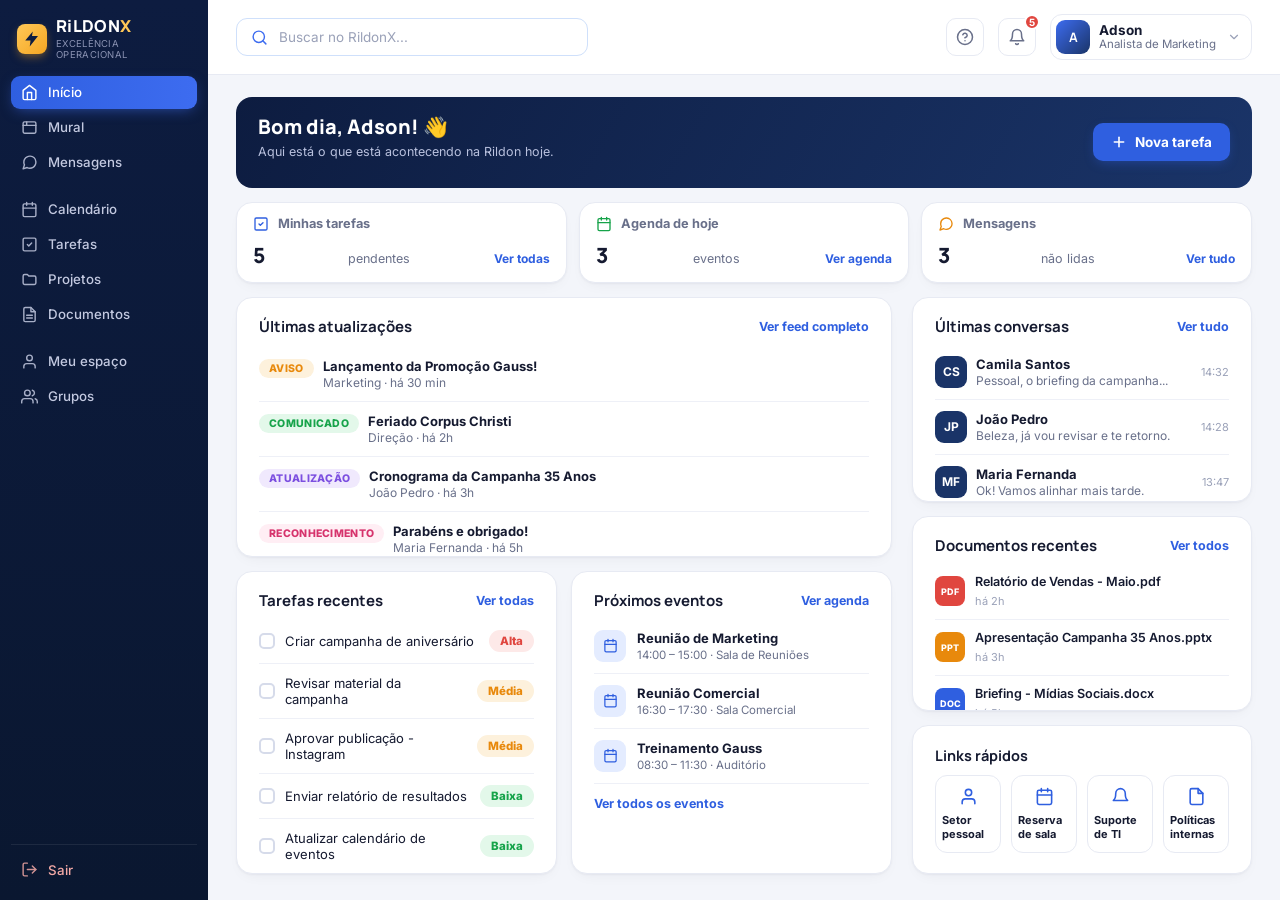
<file: rildonx-site/rildonx/index.html>
<!DOCTYPE html>
<html lang="pt-BR">
<head>
<meta charset="UTF-8">
<meta name="viewport" content="width=device-width, initial-scale=1.0">
<title>Início · RildonX</title>
<meta name="description" content="RildonX — ecossistema digital da Rildon.">
<link rel="icon" href="assets/img/favicon.svg" type="image/svg+xml">
<link rel="stylesheet" href="assets/css/styles.css">
</head>
<body data-page="inicio">
<div class="app" id="app-root">
<div class="sidebar-backdrop" id="sidebar-backdrop" onclick="toggleSidebar(false)"></div>
<aside class="sidebar">
  <div class="logo">
    <div class="logo-bolt">
      <svg width="18" height="18" viewBox="0 0 24 24" fill="#0d1c40"><path d="M13 2 3 14h7l-1 8 11-14h-8l1-6z"/></svg>
    </div>
    <div>
      <div class="logo-text">RiLDON<span>X</span></div>
      <div class="logo-tag">Excelência operacional</div>
    </div>
  </div>

  <nav class="nav">
    <a href="index.html" class="nav-item" data-page="inicio">
      <svg viewBox="0 0 24 24" fill="none" stroke="currentColor" stroke-width="2" stroke-linecap="round" stroke-linejoin="round"><path d="M3 9l9-7 9 7v11a2 2 0 0 1-2 2H5a2 2 0 0 1-2-2z"/><polyline points="9 22 9 12 15 12 15 22"/></svg>
      Início
    </a>
    <a href="mural.html" class="nav-item" data-page="feed">
      <svg viewBox="0 0 24 24" fill="none" stroke="currentColor" stroke-width="2" stroke-linecap="round" stroke-linejoin="round"><rect x="3" y="4" width="18" height="16" rx="2"/><path d="M3 9h18M8 4v5"/></svg>
      Mural
    </a>
    <a href="mensagens.html" class="nav-item" data-page="messenger">
      <svg viewBox="0 0 24 24" fill="none" stroke="currentColor" stroke-width="2" stroke-linecap="round" stroke-linejoin="round"><path d="M21 11.5a8.38 8.38 0 0 1-.9 3.8 8.5 8.5 0 0 1-7.6 4.7 8.38 8.38 0 0 1-3.8-.9L3 21l1.9-5.7a8.38 8.38 0 0 1-.9-3.8 8.5 8.5 0 0 1 4.7-7.6 8.38 8.38 0 0 1 3.8-.9h.5a8.48 8.48 0 0 1 8 8v.5z"/></svg>
      Mensagens
    </a>

    <div class="nav-gap"></div>

    <a href="calendario.html" class="nav-item" data-page="calendario">
      <svg viewBox="0 0 24 24" fill="none" stroke="currentColor" stroke-width="2" stroke-linecap="round" stroke-linejoin="round"><rect x="3" y="4" width="18" height="18" rx="2"/><path d="M16 2v4M8 2v4M3 10h18"/></svg>
      Calendário
    </a>
    <a href="tarefas.html" class="nav-item" data-page="tarefas">
      <svg viewBox="0 0 24 24" fill="none" stroke="currentColor" stroke-width="2" stroke-linecap="round" stroke-linejoin="round"><rect x="3" y="3" width="18" height="18" rx="2"/><path d="M9 12l2 2 4-4"/></svg>
      Tarefas
    </a>
    <a href="projetos.html" class="nav-item" data-page="projetos">
      <svg viewBox="0 0 24 24" fill="none" stroke="currentColor" stroke-width="2" stroke-linecap="round" stroke-linejoin="round"><path d="M3 7a2 2 0 0 1 2-2h4l2 2h8a2 2 0 0 1 2 2v8a2 2 0 0 1-2 2H5a2 2 0 0 1-2-2z"/></svg>
      Projetos
    </a>
    <a href="documentos.html" class="nav-item" data-page="documentos">
      <svg viewBox="0 0 24 24" fill="none" stroke="currentColor" stroke-width="2" stroke-linecap="round" stroke-linejoin="round"><path d="M14 2H6a2 2 0 0 0-2 2v16a2 2 0 0 0 2 2h12a2 2 0 0 0 2-2V8z"/><polyline points="14 2 14 8 20 8"/><line x1="16" y1="13" x2="8" y2="13"/><line x1="16" y1="17" x2="8" y2="17"/></svg>
      Documentos
    </a>

    <div class="nav-gap"></div>

    <a href="meu-espaco.html" class="nav-item" data-page="meuespaco">
      <svg viewBox="0 0 24 24" fill="none" stroke="currentColor" stroke-width="2" stroke-linecap="round" stroke-linejoin="round"><path d="M20 21v-2a4 4 0 0 0-4-4H8a4 4 0 0 0-4 4v2"/><circle cx="12" cy="7" r="4"/></svg>
      Meu espaço
    </a>
    <a href="grupos.html" class="nav-item" data-page="grupos">
      <svg viewBox="0 0 24 24" fill="none" stroke="currentColor" stroke-width="2" stroke-linecap="round" stroke-linejoin="round"><path d="M17 21v-2a4 4 0 0 0-4-4H5a4 4 0 0 0-4 4v2"/><circle cx="9" cy="7" r="4"/><path d="M23 21v-2a4 4 0 0 0-3-3.87M16 3.13a4 4 0 0 1 0 7.75"/></svg>
      Grupos
    </a>
  </nav>

  <div class="sidebar-spacer"></div>

  <div class="sidebar-bottom nav">
    <a href="#" class="nav-item logout-item">
      <svg viewBox="0 0 24 24" fill="none" stroke="currentColor" stroke-width="2" stroke-linecap="round" stroke-linejoin="round"><path d="M9 21H5a2 2 0 0 1-2-2V5a2 2 0 0 1 2-2h4"/><polyline points="16 17 21 12 16 7"/><line x1="21" y1="12" x2="9" y2="12"/></svg>
      Sair
    </a>
  </div>
</aside>
<div class="main">
  <header class="topbar">
    <button class="icon-btn mobile-menu-btn" id="mobile-menu-btn" onclick="toggleSidebar()" title="Menu">
      <svg viewBox="0 0 24 24" fill="none" stroke="currentColor" stroke-width="2" stroke-linecap="round" stroke-linejoin="round"><line x1="3" y1="6" x2="21" y2="6"/><line x1="3" y1="12" x2="21" y2="12"/><line x1="3" y1="18" x2="21" y2="18"/></svg>
    </button>
    <div class="search-box">
      <svg viewBox="0 0 24 24" fill="none" stroke="currentColor" stroke-width="2" stroke-linecap="round" stroke-linejoin="round"><circle cx="11" cy="11" r="8"/><line x1="21" y1="21" x2="16.65" y2="16.65"/></svg>
      <input type="text" id="global-search" placeholder="Buscar no RildonX...">
    </div>
    <div class="topbar-spacer"></div>
    <div class="topbar-right">
      <button class="icon-btn" title="Ajuda">
        <svg viewBox="0 0 24 24" fill="none" stroke="currentColor" stroke-width="2" stroke-linecap="round" stroke-linejoin="round"><circle cx="12" cy="12" r="10"/><path d="M9.09 9a3 3 0 0 1 5.83 1c0 2-3 3-3 3"/><line x1="12" y1="17" x2="12.01" y2="17"/></svg>
      </button>
      <div class="notif-wrap">
        <button class="icon-btn" id="notif-btn" onclick="toggleNotifications(event)" title="Notificações">
          <svg viewBox="0 0 24 24" fill="none" stroke="currentColor" stroke-width="2" stroke-linecap="round" stroke-linejoin="round"><path d="M18 8a6 6 0 0 0-12 0c0 7-3 9-3 9h18s-3-2-3-9"/><path d="M13.73 21a2 2 0 0 1-3.46 0"/></svg>
          <span class="badge">5</span>
        </button>
        <div class="notif-dropdown" id="notif-dropdown">
          <div class="notif-dropdown-head">
            <h3>Atividade recente</h3>
            <span class="see-all">Ver todas</span>
          </div>
          <div class="activity-list">
            <div class="activity-row">
              <div class="task-avatar" style="border-radius:9px;">JP</div>
              <div class="activity-text"><b>João Pedro</b> atualizou o projeto Campanha 35 Anos <span class="activity-sub" style="display:block;">Projeto · Campanha 35 Anos</span></div>
              <div class="activity-time">há 20 min</div>
            </div>
            <div class="activity-row">
              <div class="activity-icon" style="background:var(--orange-bg);color:var(--orange);"><svg viewBox="0 0 24 24" fill="none" stroke="currentColor" stroke-width="2" stroke-linecap="round" stroke-linejoin="round"><path d="M18 8a6 6 0 0 0-12 0c0 7-3 9-3 9h18s-3-2-3-9"/></svg></div>
              <div class="activity-text"><b>Marketing</b> publicou um novo aviso <span class="activity-sub" style="display:block;">Aviso · Promoção Gauss</span></div>
              <div class="activity-time">há 1h</div>
            </div>
            <div class="activity-row">
              <div class="task-avatar" style="border-radius:9px;">V</div>
              <div class="activity-text"><b>Você</b> foi adicionado à tarefa Revisar material da campanha <span class="activity-sub" style="display:block;">Tarefa · Campanha 35 Anos</span></div>
              <div class="activity-time">há 2h</div>
            </div>
            <div class="activity-row">
              <div class="task-avatar" style="border-radius:9px;">MF</div>
              <div class="activity-text"><b>Maria Fernanda</b> comentou na tarefa Post para Instagram <span class="activity-sub" style="display:block;">Tarefa · Mídias Sociais</span></div>
              <div class="activity-time">há 3h</div>
            </div>
          </div>
        </div>
      </div>
      <div class="user-chip">
        <div class="avatar">A</div>
        <div class="user-meta">
          <div class="user-name">Adson</div>
          <div class="user-role">Analista de Marketing</div>
        </div>
        <svg viewBox="0 0 24 24" fill="none" stroke="currentColor" stroke-width="2" stroke-linecap="round" stroke-linejoin="round"><polyline points="6 9 12 15 18 9"/></svg>
      </div>
    </div>
  </header>
  <div class="content">
<section class="page-view" id="page-inicio" style="display:block;">
<div id="inicio-fit">

    <div class="greet-banner">
      <div>
        <h1>Bom dia, Adson! 👋</h1>
        <p>Aqui está o que está acontecendo na Rildon hoje.</p>
      </div>
      <button class="btn" onclick="openModal('modal-nova-tarefa')">
        <svg viewBox="0 0 24 24" fill="none" stroke="currentColor" stroke-width="2.4" stroke-linecap="round" stroke-linejoin="round"><line x1="12" y1="5" x2="12" y2="19"/><line x1="5" y1="12" x2="19" y2="12"/></svg>
        Nova tarefa
      </button>
    </div>

    <div class="greet-stats">
      <div class="gs-card">
        <div class="top"><svg viewBox="0 0 24 24" fill="none" stroke="var(--blue-600)" stroke-width="2" stroke-linecap="round" stroke-linejoin="round"><rect x="3" y="3" width="18" height="18" rx="2"/><path d="M9 12l2 2 4-4"/></svg>Minhas tarefas</div>
        <div class="row"><span class="num">5</span><span style="color:var(--text-muted);font-size:12.5px;">pendentes</span><span class="see" onclick="location.href='tarefas.html'" style="cursor:pointer;">Ver todas</span></div>
      </div>
      <div class="gs-card">
        <div class="top"><svg viewBox="0 0 24 24" fill="none" stroke="var(--green)" stroke-width="2" stroke-linecap="round" stroke-linejoin="round"><rect x="3" y="4" width="18" height="18" rx="2"/><path d="M16 2v4M8 2v4M3 10h18"/></svg>Agenda de hoje</div>
        <div class="row"><span class="num">3</span><span style="color:var(--text-muted);font-size:12.5px;">eventos</span><span class="see" onclick="location.href='calendario.html'" style="cursor:pointer;">Ver agenda</span></div>
      </div>
      <div class="gs-card">
        <div class="top"><svg viewBox="0 0 24 24" fill="none" stroke="var(--orange)" stroke-width="2" stroke-linecap="round" stroke-linejoin="round"><path d="M21 11.5a8.38 8.38 0 0 1-.9 3.8 8.5 8.5 0 0 1-7.6 4.7 8.38 8.38 0 0 1-3.8-.9L3 21l1.9-5.7a8.38 8.38 0 0 1-.9-3.8 8.5 8.5 0 0 1 4.7-7.6 8.38 8.38 0 0 1 3.8-.9h.5a8.48 8.48 0 0 1 8 8v.5z"/></svg>Mensagens</div>
        <div class="row"><span class="num">3</span><span style="color:var(--text-muted);font-size:12.5px;">não lidas</span><span class="see" onclick="location.href='mensagens.html'" style="cursor:pointer;">Ver tudo</span></div>
      </div>
    </div>

    <div class="layout-2col inicio-cols">
      <div class="side-widgets">
        <div class="card fit-card" style="flex:1.15;">
          <div class="card-head"><h3>Últimas atualizações</h3><span class="see-all" onclick="location.href='mural.html'" style="cursor:pointer;">Ver feed completo</span></div>
          <div class="card-pad" style="padding-top:6px;">
            <div class="mini-list">
              <div class="mini-row" style="align-items:flex-start;">
                <div class="left" style="align-items:flex-start;">
                  <span class="post-badge aviso" style="flex-shrink:0;margin-top:1px;">Aviso</span>
                  <div><b style="display:block;font-weight:700;">Lançamento da Promoção Gauss!</b><span style="color:var(--text-muted);font-weight:400;font-size:12px;">Marketing · há 30 min</span></div>
                </div>
              </div>
              <div class="mini-row" style="align-items:flex-start;">
                <div class="left" style="align-items:flex-start;">
                  <span class="post-badge comunicado" style="flex-shrink:0;margin-top:1px;">Comunicado</span>
                  <div><b style="display:block;font-weight:700;">Feriado Corpus Christi</b><span style="color:var(--text-muted);font-weight:400;font-size:12px;">Direção · há 2h</span></div>
                </div>
              </div>
              <div class="mini-row" style="align-items:flex-start;">
                <div class="left" style="align-items:flex-start;">
                  <span class="post-badge atualizacao" style="flex-shrink:0;margin-top:1px;">Atualização</span>
                  <div><b style="display:block;font-weight:700;">Cronograma da Campanha 35 Anos</b><span style="color:var(--text-muted);font-weight:400;font-size:12px;">João Pedro · há 3h</span></div>
                </div>
              </div>
              <div class="mini-row" style="align-items:flex-start;">
                <div class="left" style="align-items:flex-start;">
                  <span class="post-badge reconhecimento" style="flex-shrink:0;margin-top:1px;">Reconhecimento</span>
                  <div><b style="display:block;font-weight:700;">Parabéns e obrigado!</b><span style="color:var(--text-muted);font-weight:400;font-size:12px;">Maria Fernanda · há 5h</span></div>
                </div>
              </div>
            </div>
          </div>
        </div>

        <div class="layout-2col inicio-subrow" style="grid-template-columns:1fr 1fr;align-items:stretch;flex:1.35;">
          <div class="card fit-card">
            <div class="card-head"><h3>Tarefas recentes</h3><span class="see-all" onclick="location.href='tarefas.html'" style="cursor:pointer;">Ver todas</span></div>
            <div class="card-pad" style="padding-top:4px;">
              <div class="simple-list">
                <div class="simple-row"><div class="left"><span class="cb"></span>Criar campanha de aniversário</div><span class="priority alta">Alta</span></div>
                <div class="simple-row"><div class="left"><span class="cb"></span>Revisar material da campanha</div><span class="priority media">Média</span></div>
                <div class="simple-row"><div class="left"><span class="cb"></span>Aprovar publicação - Instagram</div><span class="priority media">Média</span></div>
                <div class="simple-row"><div class="left"><span class="cb"></span>Enviar relatório de resultados</div><span class="priority baixa">Baixa</span></div>
                <div class="simple-row"><div class="left"><span class="cb"></span>Atualizar calendário de eventos</div><span class="priority baixa">Baixa</span></div>
              </div>
            </div>
          </div>
          <div class="card fit-card">
            <div class="card-head"><h3>Próximos eventos</h3><span class="see-all" onclick="location.href='calendario.html'" style="cursor:pointer;">Ver agenda</span></div>
            <div class="card-pad" style="padding-top:4px;">
              <div class="event-row"><div class="event-icon"><svg viewBox="0 0 24 24" fill="none" stroke="currentColor" stroke-width="2" stroke-linecap="round" stroke-linejoin="round"><rect x="3" y="4" width="18" height="18" rx="2"/><path d="M16 2v4M8 2v4M3 10h18"/></svg></div><div class="event-info"><b>Reunião de Marketing</b><span>14:00 – 15:00 · Sala de Reuniões</span></div></div>
              <div class="event-row"><div class="event-icon"><svg viewBox="0 0 24 24" fill="none" stroke="currentColor" stroke-width="2" stroke-linecap="round" stroke-linejoin="round"><rect x="3" y="4" width="18" height="18" rx="2"/><path d="M16 2v4M8 2v4M3 10h18"/></svg></div><div class="event-info"><b>Reunião Comercial</b><span>16:30 – 17:30 · Sala Comercial</span></div></div>
              <div class="event-row"><div class="event-icon"><svg viewBox="0 0 24 24" fill="none" stroke="currentColor" stroke-width="2" stroke-linecap="round" stroke-linejoin="round"><rect x="3" y="4" width="18" height="18" rx="2"/><path d="M16 2v4M8 2v4M3 10h18"/></svg></div><div class="event-info"><b>Treinamento Gauss</b><span>08:30 – 11:30 · Auditório</span></div></div>
              <div style="margin-top:4px;"><a href="calendario.html" class="post-link">Ver todos os eventos</a></div>
            </div>
          </div>
        </div>
      </div>

      <div class="side-widgets">
        <div class="card fit-card" style="flex:1;">
          <div class="card-head"><h3>Últimas conversas</h3><span class="see-all" onclick="location.href='mensagens.html'" style="cursor:pointer;">Ver tudo</span></div>
          <div class="card-pad" style="padding-top:4px;">
            <div class="mini-list">
              <div class="mini-row"><div class="left"><div class="task-avatar" style="border-radius:9px;">CS</div><div><b style="display:block;">Camila Santos</b><span style="color:var(--text-muted);font-weight:400;font-size:12px;">Pessoal, o briefing da campanha...</span></div></div><span style="font-size:11px;color:var(--text-soft);white-space:nowrap;">14:32</span></div>
              <div class="mini-row"><div class="left"><div class="task-avatar" style="border-radius:9px;">JP</div><div><b style="display:block;">João Pedro</b><span style="color:var(--text-muted);font-weight:400;font-size:12px;">Beleza, já vou revisar e te retorno.</span></div></div><span style="font-size:11px;color:var(--text-soft);white-space:nowrap;">14:28</span></div>
              <div class="mini-row"><div class="left"><div class="task-avatar" style="border-radius:9px;">MF</div><div><b style="display:block;">Maria Fernanda</b><span style="color:var(--text-muted);font-weight:400;font-size:12px;">Ok! Vamos alinhar mais tarde.</span></div></div><span style="font-size:11px;color:var(--text-soft);white-space:nowrap;">13:47</span></div>
            </div>
          </div>
        </div>

        <div class="card fit-card" style="flex:0.95;">
          <div class="card-head"><h3>Documentos recentes</h3><span class="see-all" onclick="location.href='documentos.html'" style="cursor:pointer;">Ver todos</span></div>
          <div class="card-pad" style="padding-top:4px;">
            <div class="doc-row"><div class="doc-icon pdf">PDF</div><div class="doc-info"><b>Relatório de Vendas - Maio.pdf</b><span>há 2h</span></div></div>
            <div class="doc-row"><div class="doc-icon pptx">PPT</div><div class="doc-info"><b>Apresentação Campanha 35 Anos.pptx</b><span>há 3h</span></div></div>
            <div class="doc-row"><div class="doc-icon docx">DOC</div><div class="doc-info"><b>Briefing - Mídias Sociais.docx</b><span>há 5h</span></div></div>
          </div>
        </div>

        <div class="card card-pad" style="flex-shrink:0;">
          <h3 style="font-size:14.5px;font-weight:700;margin-bottom:10px;">Links rápidos</h3>
          <div class="quick-actions">
            <div class="qa-btn" onclick="openModal('modal-setor-pessoal')"><svg viewBox="0 0 24 24" fill="none" stroke="currentColor" stroke-width="2" stroke-linecap="round" stroke-linejoin="round"><path d="M20 21v-2a4 4 0 0 0-4-4H8a4 4 0 0 0-4 4v2"/><circle cx="12" cy="7" r="4"/></svg>Setor pessoal</div>
            <div class="qa-btn" onclick="openModal('modal-reserva-sala')"><svg viewBox="0 0 24 24" fill="none" stroke="currentColor" stroke-width="2" stroke-linecap="round" stroke-linejoin="round"><rect x="3" y="4" width="18" height="18" rx="2"/><path d="M16 2v4M8 2v4M3 10h18"/></svg>Reserva de sala</div>
            <div class="qa-btn" onclick="openModal('modal-suporte-ti')"><svg viewBox="0 0 24 24" fill="none" stroke="currentColor" stroke-width="2" stroke-linecap="round" stroke-linejoin="round"><path d="M18 8a6 6 0 0 0-12 0c0 7-3 9-3 9h18s-3-2-3-9"/></svg>Suporte de TI</div>
            <div class="qa-btn" onclick="openModal('modal-politicas')"><svg viewBox="0 0 24 24" fill="none" stroke="currentColor" stroke-width="2" stroke-linecap="round" stroke-linejoin="round"><path d="M14 2H6a2 2 0 0 0-2 2v16a2 2 0 0 0 2 2h12a2 2 0 0 0 2-2V8z"/><polyline points="14 2 14 8 20 8"/></svg>Políticas internas</div>
          </div>
        </div>
      </div>
    </div>

</div>
</section>
  </div>
</div>
</div>

<div class="modal-backdrop" id="modal-backdrop" onclick="closeModal()">
  <div class="modal-panel wide" id="modal-nova-tarefa" onclick="event.stopPropagation()">
    <div class="modal-head">
      <h3><svg viewBox="0 0 24 24" fill="none" stroke="currentColor" stroke-width="2" stroke-linecap="round" stroke-linejoin="round"><rect x="3" y="3" width="18" height="18" rx="2"/><path d="M9 12l2 2 4-4"/></svg>Nova tarefa</h3>
      <button class="modal-close-btn" onclick="closeModal()"><svg viewBox="0 0 24 24" fill="none" stroke="currentColor" stroke-width="2.2" stroke-linecap="round" stroke-linejoin="round"><line x1="18" y1="6" x2="6" y2="18"/><line x1="6" y1="6" x2="18" y2="18"/></svg></button>
    </div>
    <div class="modal-body">
      <div class="field">
        <label>Nome da tarefa</label>
        <input type="text" id="nt-nome" placeholder="Ex: Revisar material da campanha">
      </div>
      <div class="field-row">
        <div class="field">
          <label>Prazo</label>
          <input type="date" id="nt-prazo" value="2026-09-20">
        </div>
        <div class="field">
          <label>Etapa</label>
          <div class="choice-group" id="nt-etapa-group">
            <button type="button" class="choice-btn selected" data-etapa="Pendente" onclick="selectChoice(this,'nt-etapa-group')">Pendente</button>
            <button type="button" class="choice-btn" data-etapa="Em andamento" onclick="selectChoice(this,'nt-etapa-group')">Em andamento</button>
            <button type="button" class="choice-btn" data-etapa="Concluída" onclick="selectChoice(this,'nt-etapa-group')">Concluída</button>
          </div>
        </div>
      </div>
      <div class="field">
        <label>Prioridade</label>
        <div class="choice-group" id="nt-prioridade-group">
          <button type="button" class="choice-btn opt-alta" data-priority="Alta" onclick="selectChoice(this,'nt-prioridade-group')">Alta</button>
          <button type="button" class="choice-btn opt-media selected" data-priority="Média" onclick="selectChoice(this,'nt-prioridade-group')">Média</button>
          <button type="button" class="choice-btn opt-baixa" data-priority="Baixa" onclick="selectChoice(this,'nt-prioridade-group')">Baixa</button>
        </div>
      </div>
      <div class="field">
        <label>Checklist</label>
        <div class="checklist" id="nt-checklist">
          <div class="checklist-item">
            <input type="text" placeholder="Item da checklist...">
            <button type="button" class="rm-btn" onclick="this.parentElement.remove()"><svg viewBox="0 0 24 24" fill="none" stroke="currentColor" stroke-width="2.2" stroke-linecap="round" stroke-linejoin="round"><line x1="18" y1="6" x2="6" y2="18"/><line x1="6" y1="6" x2="18" y2="18"/></svg></button>
          </div>
        </div>
        <button type="button" class="add-line-btn" onclick="addChecklistItem()"><svg viewBox="0 0 24 24" fill="none" stroke="currentColor" stroke-width="2.4" stroke-linecap="round" stroke-linejoin="round"><line x1="12" y1="5" x2="12" y2="19"/><line x1="5" y1="12" x2="19" y2="12"/></svg>Adicionar item</button>
      </div>
      <div class="field">
        <label>Adicionar pessoas</label>
        <div class="people-picker" id="nt-people-group">
          <div class="people-chip" data-name="Adson" onclick="togglePeopleChip(this)"><div class="mini-avatar">A</div>Adson</div>
          <div class="people-chip" data-name="Camila" onclick="togglePeopleChip(this)"><div class="mini-avatar" style="background:var(--purple);">C</div>Camila</div>
          <div class="people-chip" data-name="João Pedro" onclick="togglePeopleChip(this)"><div class="mini-avatar" style="background:var(--orange);">J</div>João Pedro</div>
          <div class="people-chip" data-name="Mariana" onclick="togglePeopleChip(this)"><div class="mini-avatar" style="background:var(--green);">M</div>Mariana</div>
          <div class="people-chip" data-name="Lucas" onclick="togglePeopleChip(this)"><div class="mini-avatar" style="background:var(--teal);">L</div>Lucas</div>
          <div class="people-chip" data-name="Fernanda" onclick="togglePeopleChip(this)"><div class="mini-avatar" style="background:var(--red);">F</div>Fernanda</div>
        </div>
      </div>
    </div>
    <div class="modal-foot">
      <button class="btn secondary" onclick="closeModal()">Cancelar</button>
      <button class="btn" onclick="submitNovaTarefa()">Criar tarefa</button>
    </div>
  </div>

  <div class="modal-panel" id="modal-setor-pessoal" onclick="event.stopPropagation()">
    <div class="modal-head">
      <h3><svg viewBox="0 0 24 24" fill="none" stroke="currentColor" stroke-width="2" stroke-linecap="round" stroke-linejoin="round"><path d="M20 21v-2a4 4 0 0 0-4-4H8a4 4 0 0 0-4 4v2"/><circle cx="12" cy="7" r="4"/></svg>Setor pessoal</h3>
      <button class="modal-close-btn" onclick="closeModal()"><svg viewBox="0 0 24 24" fill="none" stroke="currentColor" stroke-width="2.2" stroke-linecap="round" stroke-linejoin="round"><line x1="18" y1="6" x2="6" y2="18"/><line x1="6" y1="6" x2="18" y2="18"/></svg></button>
    </div>
    <div class="modal-body">
      <div class="option-list">
        <button type="button" class="option-btn" onclick="submitSetorPessoal('Solicitar uma conversa')">
          <div class="opt-icon"><svg viewBox="0 0 24 24" fill="none" stroke="currentColor" stroke-width="2" stroke-linecap="round" stroke-linejoin="round"><path d="M21 11.5a8.38 8.38 0 0 1-.9 3.8 8.5 8.5 0 0 1-7.6 4.7 8.38 8.38 0 0 1-3.8-.9L3 21l1.9-5.7a8.38 8.38 0 0 1-.9-3.8 8.5 8.5 0 0 1 4.7-7.6 8.38 8.38 0 0 1 3.8-.9h.5a8.48 8.48 0 0 1 8 8v.5z"/></svg></div>
          <div><b>Solicitar uma conversa</b><span>Agende um bate-papo com o RH</span></div>
          <div class="chev"><svg viewBox="0 0 24 24" fill="none" stroke="currentColor" stroke-width="2" stroke-linecap="round" stroke-linejoin="round"><polyline points="9 18 15 12 9 6"/></svg></div>
        </button>
        <button type="button" class="option-btn" onclick="submitSetorPessoal('Documentos/declarações')">
          <div class="opt-icon"><svg viewBox="0 0 24 24" fill="none" stroke="currentColor" stroke-width="2" stroke-linecap="round" stroke-linejoin="round"><path d="M14 2H6a2 2 0 0 0-2 2v16a2 2 0 0 0 2 2h12a2 2 0 0 0 2-2V8z"/><polyline points="14 2 14 8 20 8"/></svg></div>
          <div><b>Documentos/declarações</b><span>Solicite documentos oficiais</span></div>
          <div class="chev"><svg viewBox="0 0 24 24" fill="none" stroke="currentColor" stroke-width="2" stroke-linecap="round" stroke-linejoin="round"><polyline points="9 18 15 12 9 6"/></svg></div>
        </button>
        <button type="button" class="option-btn" onclick="submitSetorPessoal('Ponto')">
          <div class="opt-icon"><svg viewBox="0 0 24 24" fill="none" stroke="currentColor" stroke-width="2" stroke-linecap="round" stroke-linejoin="round"><circle cx="12" cy="12" r="9"/><polyline points="12 7 12 12 15 14"/></svg></div>
          <div><b>Ponto</b><span>Ajustes e consulta de ponto</span></div>
          <div class="chev"><svg viewBox="0 0 24 24" fill="none" stroke="currentColor" stroke-width="2" stroke-linecap="round" stroke-linejoin="round"><polyline points="9 18 15 12 9 6"/></svg></div>
        </button>
        <button type="button" class="option-btn" onclick="submitSetorPessoal('Atestado/afastamento')">
          <div class="opt-icon"><svg viewBox="0 0 24 24" fill="none" stroke="currentColor" stroke-width="2" stroke-linecap="round" stroke-linejoin="round"><path d="M14 2H6a2 2 0 0 0-2 2v16a2 2 0 0 0 2 2h12a2 2 0 0 0 2-2V8z"/><polyline points="14 2 14 8 20 8"/><line x1="9" y1="15" x2="15" y2="15"/></svg></div>
          <div><b>Atestado/afastamento</b><span>Envie um atestado médico</span></div>
          <div class="chev"><svg viewBox="0 0 24 24" fill="none" stroke="currentColor" stroke-width="2" stroke-linecap="round" stroke-linejoin="round"><polyline points="9 18 15 12 9 6"/></svg></div>
        </button>
      </div>
    </div>
  </div>

  <div class="modal-panel" id="modal-suporte-ti" onclick="event.stopPropagation()">
    <div class="modal-head">
      <h3><svg viewBox="0 0 24 24" fill="none" stroke="currentColor" stroke-width="2" stroke-linecap="round" stroke-linejoin="round"><path d="M18 8a6 6 0 0 0-12 0c0 7-3 9-3 9h18s-3-2-3-9"/></svg>Suporte de TI</h3>
      <button class="modal-close-btn" onclick="closeModal()"><svg viewBox="0 0 24 24" fill="none" stroke="currentColor" stroke-width="2.2" stroke-linecap="round" stroke-linejoin="round"><line x1="18" y1="6" x2="6" y2="18"/><line x1="6" y1="6" x2="18" y2="18"/></svg></button>
    </div>
    <div class="modal-body">
      <div class="field">
        <label>Categoria do chamado</label>
        <div class="choice-group" id="ti-categoria-group">
          <button type="button" class="choice-btn selected" data-cat="Impressora" onclick="selectChoice(this,'ti-categoria-group')">Impressora</button>
          <button type="button" class="choice-btn" data-cat="Internet" onclick="selectChoice(this,'ti-categoria-group')">Internet</button>
          <button type="button" class="choice-btn" data-cat="Ramal" onclick="selectChoice(this,'ti-categoria-group')">Ramal</button>
          <button type="button" class="choice-btn" data-cat="Compra/solicitação" onclick="selectChoice(this,'ti-categoria-group')">Compra/solicitação</button>
        </div>
      </div>
      <div class="field">
        <label>Descreva o problema</label>
        <textarea id="ti-texto" maxlength="150" placeholder="Descreva brevemente o que está acontecendo..." oninput="document.getElementById('ti-charcount').textContent = this.value.length + '/150'"></textarea>
        <div class="charcount" id="ti-charcount">0/150</div>
      </div>
    </div>
    <div class="modal-foot">
      <button class="btn secondary" onclick="closeModal()">Cancelar</button>
      <button class="btn" onclick="submitSuporteTI()">Enviar solicitação</button>
    </div>
  </div>

  <div class="modal-panel wide" id="modal-reserva-sala" onclick="event.stopPropagation()">
    <div class="modal-head">
      <h3><svg viewBox="0 0 24 24" fill="none" stroke="currentColor" stroke-width="2" stroke-linecap="round" stroke-linejoin="round"><rect x="3" y="4" width="18" height="18" rx="2"/><path d="M16 2v4M8 2v4M3 10h18"/></svg>Solicitar sala de reunião</h3>
      <button class="modal-close-btn" onclick="closeModal()"><svg viewBox="0 0 24 24" fill="none" stroke="currentColor" stroke-width="2.2" stroke-linecap="round" stroke-linejoin="round"><line x1="18" y1="6" x2="6" y2="18"/><line x1="6" y1="6" x2="18" y2="18"/></svg></button>
    </div>
    <div class="modal-body" id="reserva-form-view">
      <div id="reserva-conflict-slot"></div>
      <div class="field">
        <label>Sala</label>
        <div class="choice-group" id="rs-sala-group">
          <button type="button" class="choice-btn selected" data-sala="Sala de Reunião" onclick="selectChoice(this,'rs-sala-group')">Sala de reunião</button>
          <button type="button" class="choice-btn" data-sala="Auditório" onclick="selectChoice(this,'rs-sala-group')">Auditório</button>
        </div>
      </div>
      <div class="field-row-3">
        <div class="field"><label>Data</label><input type="date" id="rs-data" value="2026-09-14"></div>
        <div class="field"><label>Início</label><input type="time" id="rs-inicio" value="14:00"></div>
        <div class="field"><label>Fim</label><input type="time" id="rs-fim" value="15:00"></div>
      </div>
      <div class="field-row">
        <div class="field"><label>Quantidade de participantes</label><input type="number" id="rs-qtd" min="1" value="4"></div>
        <div class="field"><label>Motivo / assunto</label><input type="text" id="rs-motivo" placeholder="Ex: Reunião com fornecedor Gauss"></div>
      </div>
      <div class="field">
        <label>Participantes</label>
        <div class="people-picker" id="rs-people-group">
          <div class="people-chip" data-name="Adson" onclick="togglePeopleChip(this)"><div class="mini-avatar">A</div>Adson</div>
          <div class="people-chip" data-name="Camila" onclick="togglePeopleChip(this)"><div class="mini-avatar" style="background:var(--purple);">C</div>Camila</div>
          <div class="people-chip" data-name="João Pedro" onclick="togglePeopleChip(this)"><div class="mini-avatar" style="background:var(--orange);">J</div>João Pedro</div>
          <div class="people-chip" data-name="Mariana" onclick="togglePeopleChip(this)"><div class="mini-avatar" style="background:var(--green);">M</div>Mariana</div>
          <div class="people-chip" data-name="Lucas" onclick="togglePeopleChip(this)"><div class="mini-avatar" style="background:var(--teal);">L</div>Lucas</div>
          <div class="people-chip" data-name="Fernanda" onclick="togglePeopleChip(this)"><div class="mini-avatar" style="background:var(--red);">F</div>Fernanda</div>
        </div>
      </div>
      <div class="field">
        <label>Recursos necessários</label>
        <div class="checkbox-grid">
          <label class="checkbox-opt"><input type="checkbox" value="TV / tela">📺 TV / tela</label>
          <label class="checkbox-opt"><input type="checkbox" value="Notebook">💻 Notebook</label>
          <label class="checkbox-opt"><input type="checkbox" value="Videoconferência">🎥 Videoconferência</label>
          <label class="checkbox-opt"><input type="checkbox" value="Quadro">📝 Quadro</label>
          <label class="checkbox-opt"><input type="checkbox" value="Café / água">☕ Café / água</label>
          <label class="checkbox-opt"><input type="checkbox" value="Outro">🔌 Outro</label>
        </div>
      </div>
    </div>
    <div class="modal-body" id="reserva-confirm-view" style="display:none;"></div>
    <div class="modal-foot" id="reserva-form-foot">
      <button class="btn secondary" onclick="closeModal()">Cancelar</button>
      <button class="btn" onclick="submitReservaSala()">Solicitar reserva</button>
    </div>
  </div>

  <div class="modal-panel" id="modal-politicas" onclick="event.stopPropagation()">
    <div class="modal-head">
      <h3><svg viewBox="0 0 24 24" fill="none" stroke="currentColor" stroke-width="2" stroke-linecap="round" stroke-linejoin="round"><path d="M14 2H6a2 2 0 0 0-2 2v16a2 2 0 0 0 2 2h12a2 2 0 0 0 2-2V8z"/><polyline points="14 2 14 8 20 8"/></svg>Políticas internas</h3>
      <button class="modal-close-btn" onclick="closeModal()"><svg viewBox="0 0 24 24" fill="none" stroke="currentColor" stroke-width="2.2" stroke-linecap="round" stroke-linejoin="round"><line x1="18" y1="6" x2="6" y2="18"/><line x1="6" y1="6" x2="18" y2="18"/></svg></button>
    </div>
    <div class="modal-body">
      <div class="policy-list">
        <div class="policy-row"><div class="doc-icon pdf">PDF</div><div><b>Regulamento Interno</b><span>Atualizado em 10/01/2026 · 1.4 MB</span></div><button class="dl-btn"><svg viewBox="0 0 24 24" fill="none" stroke="currentColor" stroke-width="2" stroke-linecap="round" stroke-linejoin="round"><path d="M21 15v4a2 2 0 0 1-2 2H5a2 2 0 0 1-2-2v-4"/><polyline points="7 10 12 15 17 10"/><line x1="12" y1="15" x2="12" y2="3"/></svg></button></div>
        <div class="policy-row"><div class="doc-icon docx">DOC</div><div><b>Missão, Visão e Valores</b><span>Atualizado em 03/02/2025 · 320 KB</span></div><button class="dl-btn"><svg viewBox="0 0 24 24" fill="none" stroke="currentColor" stroke-width="2" stroke-linecap="round" stroke-linejoin="round"><path d="M21 15v4a2 2 0 0 1-2 2H5a2 2 0 0 1-2-2v-4"/><polyline points="7 10 12 15 17 10"/><line x1="12" y1="15" x2="12" y2="3"/></svg></button></div>
        <div class="policy-row"><div class="doc-icon pdf">PDF</div><div><b>Código de Conduta e Ética</b><span>Atualizado em 22/11/2025 · 980 KB</span></div><button class="dl-btn"><svg viewBox="0 0 24 24" fill="none" stroke="currentColor" stroke-width="2" stroke-linecap="round" stroke-linejoin="round"><path d="M21 15v4a2 2 0 0 1-2 2H5a2 2 0 0 1-2-2v-4"/><polyline points="7 10 12 15 17 10"/><line x1="12" y1="15" x2="12" y2="3"/></svg></button></div>
        <div class="policy-row"><div class="doc-icon xlsx">XLS</div><div><b>Política de Benefícios</b><span>Atualizado em 14/03/2026 · 210 KB</span></div><button class="dl-btn"><svg viewBox="0 0 24 24" fill="none" stroke="currentColor" stroke-width="2" stroke-linecap="round" stroke-linejoin="round"><path d="M21 15v4a2 2 0 0 1-2 2H5a2 2 0 0 1-2-2v-4"/><polyline points="7 10 12 15 17 10"/><line x1="12" y1="15" x2="12" y2="3"/></svg></button></div>
        <div class="policy-row"><div class="doc-icon pdf">PDF</div><div><b>Política de Segurança da Informação</b><span>Atualizado em 05/06/2026 · 640 KB</span></div><button class="dl-btn"><svg viewBox="0 0 24 24" fill="none" stroke="currentColor" stroke-width="2" stroke-linecap="round" stroke-linejoin="round"><path d="M21 15v4a2 2 0 0 1-2 2H5a2 2 0 0 1-2-2v-4"/><polyline points="7 10 12 15 17 10"/><line x1="12" y1="15" x2="12" y2="3"/></svg></button></div>
      </div>
    </div>
  </div>
</div>

<div class="toast-wrap" id="toast-wrap"></div>

<script src="assets/js/app.js"></script>
</body>
</html>
</file>
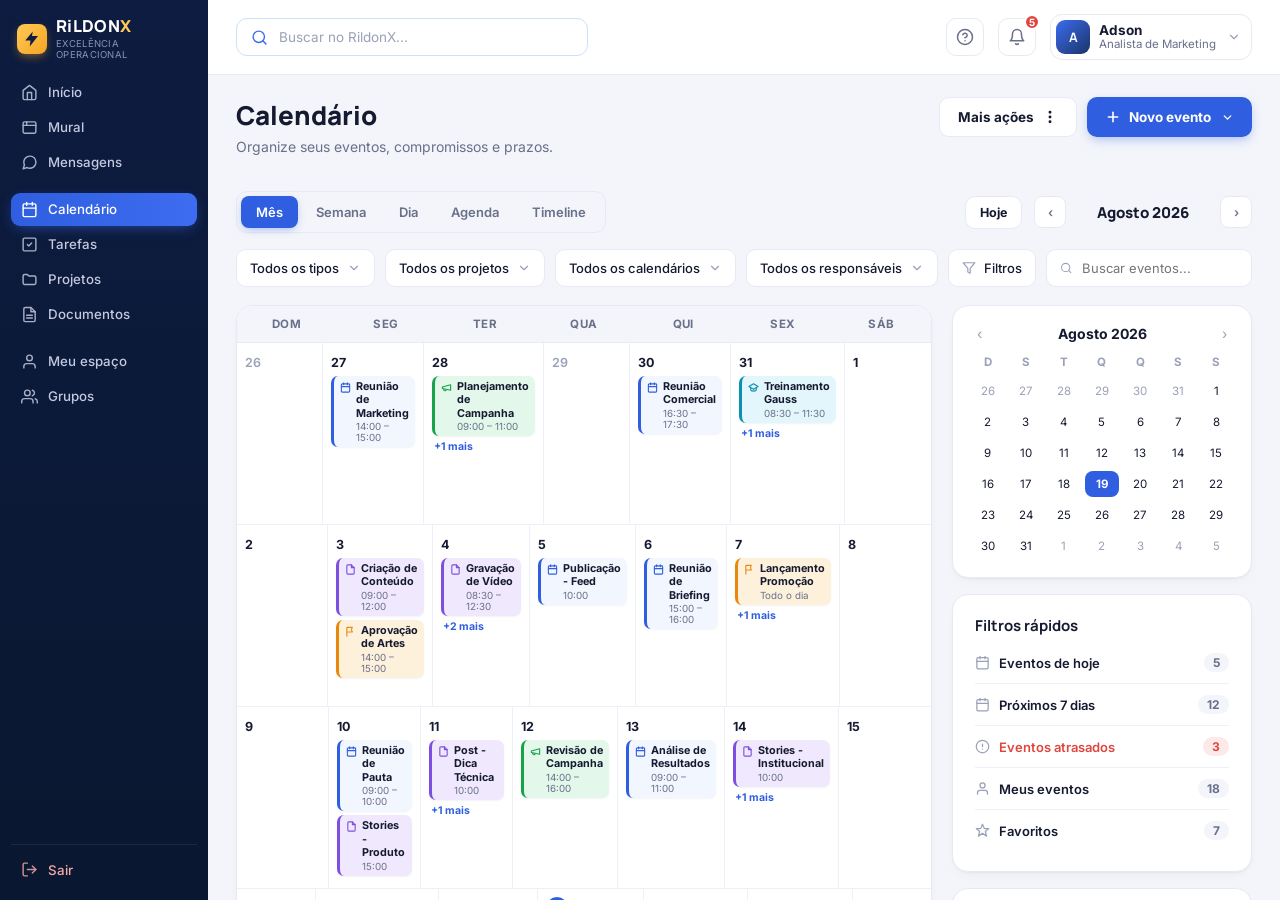
<file: rildonx-site/rildonx/calendario.html>
<!DOCTYPE html>
<html lang="pt-BR">
<head>
<meta charset="UTF-8">
<meta name="viewport" content="width=device-width, initial-scale=1.0">
<title>Calendário · RildonX</title>
<meta name="description" content="RildonX — ecossistema digital da Rildon.">
<link rel="icon" href="assets/img/favicon.svg" type="image/svg+xml">
<link rel="stylesheet" href="assets/css/styles.css">
</head>
<body data-page="calendario">
<div class="app" id="app-root">
<div class="sidebar-backdrop" id="sidebar-backdrop" onclick="toggleSidebar(false)"></div>
<aside class="sidebar">
  <div class="logo">
    <div class="logo-bolt">
      <svg width="18" height="18" viewBox="0 0 24 24" fill="#0d1c40"><path d="M13 2 3 14h7l-1 8 11-14h-8l1-6z"/></svg>
    </div>
    <div>
      <div class="logo-text">RiLDON<span>X</span></div>
      <div class="logo-tag">Excelência operacional</div>
    </div>
  </div>

  <nav class="nav">
    <a href="index.html" class="nav-item" data-page="inicio">
      <svg viewBox="0 0 24 24" fill="none" stroke="currentColor" stroke-width="2" stroke-linecap="round" stroke-linejoin="round"><path d="M3 9l9-7 9 7v11a2 2 0 0 1-2 2H5a2 2 0 0 1-2-2z"/><polyline points="9 22 9 12 15 12 15 22"/></svg>
      Início
    </a>
    <a href="mural.html" class="nav-item" data-page="feed">
      <svg viewBox="0 0 24 24" fill="none" stroke="currentColor" stroke-width="2" stroke-linecap="round" stroke-linejoin="round"><rect x="3" y="4" width="18" height="16" rx="2"/><path d="M3 9h18M8 4v5"/></svg>
      Mural
    </a>
    <a href="mensagens.html" class="nav-item" data-page="messenger">
      <svg viewBox="0 0 24 24" fill="none" stroke="currentColor" stroke-width="2" stroke-linecap="round" stroke-linejoin="round"><path d="M21 11.5a8.38 8.38 0 0 1-.9 3.8 8.5 8.5 0 0 1-7.6 4.7 8.38 8.38 0 0 1-3.8-.9L3 21l1.9-5.7a8.38 8.38 0 0 1-.9-3.8 8.5 8.5 0 0 1 4.7-7.6 8.38 8.38 0 0 1 3.8-.9h.5a8.48 8.48 0 0 1 8 8v.5z"/></svg>
      Mensagens
    </a>

    <div class="nav-gap"></div>

    <a href="calendario.html" class="nav-item" data-page="calendario">
      <svg viewBox="0 0 24 24" fill="none" stroke="currentColor" stroke-width="2" stroke-linecap="round" stroke-linejoin="round"><rect x="3" y="4" width="18" height="18" rx="2"/><path d="M16 2v4M8 2v4M3 10h18"/></svg>
      Calendário
    </a>
    <a href="tarefas.html" class="nav-item" data-page="tarefas">
      <svg viewBox="0 0 24 24" fill="none" stroke="currentColor" stroke-width="2" stroke-linecap="round" stroke-linejoin="round"><rect x="3" y="3" width="18" height="18" rx="2"/><path d="M9 12l2 2 4-4"/></svg>
      Tarefas
    </a>
    <a href="projetos.html" class="nav-item" data-page="projetos">
      <svg viewBox="0 0 24 24" fill="none" stroke="currentColor" stroke-width="2" stroke-linecap="round" stroke-linejoin="round"><path d="M3 7a2 2 0 0 1 2-2h4l2 2h8a2 2 0 0 1 2 2v8a2 2 0 0 1-2 2H5a2 2 0 0 1-2-2z"/></svg>
      Projetos
    </a>
    <a href="documentos.html" class="nav-item" data-page="documentos">
      <svg viewBox="0 0 24 24" fill="none" stroke="currentColor" stroke-width="2" stroke-linecap="round" stroke-linejoin="round"><path d="M14 2H6a2 2 0 0 0-2 2v16a2 2 0 0 0 2 2h12a2 2 0 0 0 2-2V8z"/><polyline points="14 2 14 8 20 8"/><line x1="16" y1="13" x2="8" y2="13"/><line x1="16" y1="17" x2="8" y2="17"/></svg>
      Documentos
    </a>

    <div class="nav-gap"></div>

    <a href="meu-espaco.html" class="nav-item" data-page="meuespaco">
      <svg viewBox="0 0 24 24" fill="none" stroke="currentColor" stroke-width="2" stroke-linecap="round" stroke-linejoin="round"><path d="M20 21v-2a4 4 0 0 0-4-4H8a4 4 0 0 0-4 4v2"/><circle cx="12" cy="7" r="4"/></svg>
      Meu espaço
    </a>
    <a href="grupos.html" class="nav-item" data-page="grupos">
      <svg viewBox="0 0 24 24" fill="none" stroke="currentColor" stroke-width="2" stroke-linecap="round" stroke-linejoin="round"><path d="M17 21v-2a4 4 0 0 0-4-4H5a4 4 0 0 0-4 4v2"/><circle cx="9" cy="7" r="4"/><path d="M23 21v-2a4 4 0 0 0-3-3.87M16 3.13a4 4 0 0 1 0 7.75"/></svg>
      Grupos
    </a>
  </nav>

  <div class="sidebar-spacer"></div>

  <div class="sidebar-bottom nav">
    <a href="#" class="nav-item logout-item">
      <svg viewBox="0 0 24 24" fill="none" stroke="currentColor" stroke-width="2" stroke-linecap="round" stroke-linejoin="round"><path d="M9 21H5a2 2 0 0 1-2-2V5a2 2 0 0 1 2-2h4"/><polyline points="16 17 21 12 16 7"/><line x1="21" y1="12" x2="9" y2="12"/></svg>
      Sair
    </a>
  </div>
</aside>
<div class="main">
  <header class="topbar">
    <button class="icon-btn mobile-menu-btn" id="mobile-menu-btn" onclick="toggleSidebar()" title="Menu">
      <svg viewBox="0 0 24 24" fill="none" stroke="currentColor" stroke-width="2" stroke-linecap="round" stroke-linejoin="round"><line x1="3" y1="6" x2="21" y2="6"/><line x1="3" y1="12" x2="21" y2="12"/><line x1="3" y1="18" x2="21" y2="18"/></svg>
    </button>
    <div class="search-box">
      <svg viewBox="0 0 24 24" fill="none" stroke="currentColor" stroke-width="2" stroke-linecap="round" stroke-linejoin="round"><circle cx="11" cy="11" r="8"/><line x1="21" y1="21" x2="16.65" y2="16.65"/></svg>
      <input type="text" id="global-search" placeholder="Buscar no RildonX...">
    </div>
    <div class="topbar-spacer"></div>
    <div class="topbar-right">
      <button class="icon-btn" title="Ajuda">
        <svg viewBox="0 0 24 24" fill="none" stroke="currentColor" stroke-width="2" stroke-linecap="round" stroke-linejoin="round"><circle cx="12" cy="12" r="10"/><path d="M9.09 9a3 3 0 0 1 5.83 1c0 2-3 3-3 3"/><line x1="12" y1="17" x2="12.01" y2="17"/></svg>
      </button>
      <div class="notif-wrap">
        <button class="icon-btn" id="notif-btn" onclick="toggleNotifications(event)" title="Notificações">
          <svg viewBox="0 0 24 24" fill="none" stroke="currentColor" stroke-width="2" stroke-linecap="round" stroke-linejoin="round"><path d="M18 8a6 6 0 0 0-12 0c0 7-3 9-3 9h18s-3-2-3-9"/><path d="M13.73 21a2 2 0 0 1-3.46 0"/></svg>
          <span class="badge">5</span>
        </button>
        <div class="notif-dropdown" id="notif-dropdown">
          <div class="notif-dropdown-head">
            <h3>Atividade recente</h3>
            <span class="see-all">Ver todas</span>
          </div>
          <div class="activity-list">
            <div class="activity-row">
              <div class="task-avatar" style="border-radius:9px;">JP</div>
              <div class="activity-text"><b>João Pedro</b> atualizou o projeto Campanha 35 Anos <span class="activity-sub" style="display:block;">Projeto · Campanha 35 Anos</span></div>
              <div class="activity-time">há 20 min</div>
            </div>
            <div class="activity-row">
              <div class="activity-icon" style="background:var(--orange-bg);color:var(--orange);"><svg viewBox="0 0 24 24" fill="none" stroke="currentColor" stroke-width="2" stroke-linecap="round" stroke-linejoin="round"><path d="M18 8a6 6 0 0 0-12 0c0 7-3 9-3 9h18s-3-2-3-9"/></svg></div>
              <div class="activity-text"><b>Marketing</b> publicou um novo aviso <span class="activity-sub" style="display:block;">Aviso · Promoção Gauss</span></div>
              <div class="activity-time">há 1h</div>
            </div>
            <div class="activity-row">
              <div class="task-avatar" style="border-radius:9px;">V</div>
              <div class="activity-text"><b>Você</b> foi adicionado à tarefa Revisar material da campanha <span class="activity-sub" style="display:block;">Tarefa · Campanha 35 Anos</span></div>
              <div class="activity-time">há 2h</div>
            </div>
            <div class="activity-row">
              <div class="task-avatar" style="border-radius:9px;">MF</div>
              <div class="activity-text"><b>Maria Fernanda</b> comentou na tarefa Post para Instagram <span class="activity-sub" style="display:block;">Tarefa · Mídias Sociais</span></div>
              <div class="activity-time">há 3h</div>
            </div>
          </div>
        </div>
      </div>
      <div class="user-chip">
        <div class="avatar">A</div>
        <div class="user-meta">
          <div class="user-name">Adson</div>
          <div class="user-role">Analista de Marketing</div>
        </div>
        <svg viewBox="0 0 24 24" fill="none" stroke="currentColor" stroke-width="2" stroke-linecap="round" stroke-linejoin="round"><polyline points="6 9 12 15 18 9"/></svg>
      </div>
    </div>
  </header>
  <div class="content">
<section class="page-view" id="page-calendario" style="display:block;">
<div class="page-head">
      <div>
        <h1>Calendário</h1>
        <p>Organize seus eventos, compromissos e prazos.</p>
      </div>
      <div style="display:flex;gap:10px;">
        <button class="btn secondary">
          Mais ações
          <svg viewBox="0 0 24 24" fill="none" stroke="currentColor" stroke-width="2.4" stroke-linecap="round" stroke-linejoin="round"><circle cx="12" cy="5" r="1"/><circle cx="12" cy="12" r="1"/><circle cx="12" cy="19" r="1"/></svg>
        </button>
        <button class="btn">
          <svg viewBox="0 0 24 24" fill="none" stroke="currentColor" stroke-width="2.4" stroke-linecap="round" stroke-linejoin="round"><line x1="12" y1="5" x2="12" y2="19"/><line x1="5" y1="12" x2="19" y2="12"/></svg>
          Novo evento
          <svg viewBox="0 0 24 24" fill="none" stroke="currentColor" stroke-width="2.4" stroke-linecap="round" stroke-linejoin="round" style="width:13px;height:13px;margin-left:2px;"><polyline points="6 9 12 15 18 9"/></svg>
        </button>
      </div>
    </div>

    <div class="cal-toolbar">
      <div class="view-tabs">
        <button class="view-tab active">Mês</button>
        <button class="view-tab">Semana</button>
        <button class="view-tab">Dia</button>
        <button class="view-tab">Agenda</button>
        <button class="view-tab">Timeline</button>
      </div>
      <div class="cal-nav">
        <button class="btn secondary small">Hoje</button>
        <div class="page-btn">‹</div>
        <h3>Agosto 2026</h3>
        <div class="page-btn">›</div>
      </div>
    </div>

    <div class="filters-row">
      <div class="filter-pill">Todos os tipos <svg viewBox="0 0 24 24" fill="none" stroke="currentColor" stroke-width="2" stroke-linecap="round" stroke-linejoin="round"><polyline points="6 9 12 15 18 9"/></svg></div>
      <div class="filter-pill">Todos os projetos <svg viewBox="0 0 24 24" fill="none" stroke="currentColor" stroke-width="2" stroke-linecap="round" stroke-linejoin="round"><polyline points="6 9 12 15 18 9"/></svg></div>
      <div class="filter-pill">Todos os calendários <svg viewBox="0 0 24 24" fill="none" stroke="currentColor" stroke-width="2" stroke-linecap="round" stroke-linejoin="round"><polyline points="6 9 12 15 18 9"/></svg></div>
      <div class="filter-pill">Todos os responsáveis <svg viewBox="0 0 24 24" fill="none" stroke="currentColor" stroke-width="2" stroke-linecap="round" stroke-linejoin="round"><polyline points="6 9 12 15 18 9"/></svg></div>
      <div class="filter-pill"><svg viewBox="0 0 24 24" fill="none" stroke="currentColor" stroke-width="2" stroke-linecap="round" stroke-linejoin="round"><polygon points="22 3 2 3 10 12.46 10 19 14 21 14 12.46 22 3"/></svg>Filtros</div>
      <div class="filter-pill search-mini" style="max-width:260px;margin-left:auto;">
        <svg viewBox="0 0 24 24" fill="none" stroke="currentColor" stroke-width="2" stroke-linecap="round" stroke-linejoin="round"><circle cx="11" cy="11" r="8"/><line x1="21" y1="21" x2="16.65" y2="16.65"/></svg>
        <input placeholder="Buscar eventos...">
      </div>
    </div>

    <div class="layout-2col cal-layout">
      <div class="card cal-card">
        <div class="cal-dow-row">
          <span>DOM</span><span>SEG</span><span>TER</span><span>QUA</span><span>QUI</span><span>SEX</span><span>SÁB</span>
        </div>
        <div class="cal-weeks">
<div class="cal-week-row"><div class="cal-day muted"><span class="daynum">26</span></div><div class="cal-day"><span class="daynum">27</span><div class="cal-chip c-reuniao"><svg viewBox="0 0 24 24" fill="none" stroke="currentColor" stroke-width="2.4" stroke-linecap="round" stroke-linejoin="round"><rect x="3" y="4" width="18" height="18" rx="2"/><path d="M16 2v4M8 2v4M3 10h18"/></svg><div><b>Reunião de Marketing</b><span>14:00 – 15:00</span></div></div></div><div class="cal-day"><span class="daynum">28</span><div class="cal-chip c-campanha"><svg viewBox="0 0 24 24" fill="none" stroke="currentColor" stroke-width="2.4" stroke-linecap="round" stroke-linejoin="round"><path d="M3 11l18-5v12L3 14v-3z"/><path d="M11.6 16.8a3 3 0 1 1-5.8-1.6"/></svg><div><b>Planejamento de Campanha</b><span>09:00 – 11:00</span></div></div><div class="cal-more">+1 mais</div></div><div class="cal-day muted"><span class="daynum">29</span></div><div class="cal-day"><span class="daynum">30</span><div class="cal-chip c-reuniao"><svg viewBox="0 0 24 24" fill="none" stroke="currentColor" stroke-width="2.4" stroke-linecap="round" stroke-linejoin="round"><rect x="3" y="4" width="18" height="18" rx="2"/><path d="M16 2v4M8 2v4M3 10h18"/></svg><div><b>Reunião Comercial</b><span>16:30 – 17:30</span></div></div></div><div class="cal-day"><span class="daynum">31</span><div class="cal-chip c-treinamento"><svg viewBox="0 0 24 24" fill="none" stroke="currentColor" stroke-width="2.4" stroke-linecap="round" stroke-linejoin="round"><path d="M22 10L12 4 2 10l10 6 10-6z"/><path d="M6 12v5c0 1.5 3 3 6 3s6-1.5 6-3v-5"/></svg><div><b>Treinamento Gauss</b><span>08:30 – 11:30</span></div></div><div class="cal-more">+1 mais</div></div><div class="cal-day"><span class="daynum">1</span></div></div>
<div class="cal-week-row"><div class="cal-day"><span class="daynum">2</span></div><div class="cal-day"><span class="daynum">3</span><div class="cal-chip c-conteudo"><svg viewBox="0 0 24 24" fill="none" stroke="currentColor" stroke-width="2.4" stroke-linecap="round" stroke-linejoin="round"><path d="M14 2H6a2 2 0 0 0-2 2v16a2 2 0 0 0 2 2h12a2 2 0 0 0 2-2V8z"/><polyline points="14 2 14 8 20 8"/></svg><div><b>Criação de Conteúdo</b><span>09:00 – 12:00</span></div></div><div class="cal-chip c-evento"><svg viewBox="0 0 24 24" fill="none" stroke="currentColor" stroke-width="2.4" stroke-linecap="round" stroke-linejoin="round"><path d="M4 22V4a1 1 0 0 1 1-1h11l-2 5 2 5H6"/></svg><div><b>Aprovação de Artes</b><span>14:00 – 15:00</span></div></div></div><div class="cal-day"><span class="daynum">4</span><div class="cal-chip c-conteudo"><svg viewBox="0 0 24 24" fill="none" stroke="currentColor" stroke-width="2.4" stroke-linecap="round" stroke-linejoin="round"><path d="M14 2H6a2 2 0 0 0-2 2v16a2 2 0 0 0 2 2h12a2 2 0 0 0 2-2V8z"/><polyline points="14 2 14 8 20 8"/></svg><div><b>Gravação de Vídeo</b><span>08:30 – 12:30</span></div></div><div class="cal-more">+2 mais</div></div><div class="cal-day"><span class="daynum">5</span><div class="cal-chip c-reuniao"><svg viewBox="0 0 24 24" fill="none" stroke="currentColor" stroke-width="2.4" stroke-linecap="round" stroke-linejoin="round"><rect x="3" y="4" width="18" height="18" rx="2"/><path d="M16 2v4M8 2v4M3 10h18"/></svg><div><b>Publicação - Feed</b><span>10:00</span></div></div></div><div class="cal-day"><span class="daynum">6</span><div class="cal-chip c-reuniao"><svg viewBox="0 0 24 24" fill="none" stroke="currentColor" stroke-width="2.4" stroke-linecap="round" stroke-linejoin="round"><rect x="3" y="4" width="18" height="18" rx="2"/><path d="M16 2v4M8 2v4M3 10h18"/></svg><div><b>Reunião de Briefing</b><span>15:00 – 16:00</span></div></div></div><div class="cal-day"><span class="daynum">7</span><div class="cal-chip c-evento"><svg viewBox="0 0 24 24" fill="none" stroke="currentColor" stroke-width="2.4" stroke-linecap="round" stroke-linejoin="round"><path d="M4 22V4a1 1 0 0 1 1-1h11l-2 5 2 5H6"/></svg><div><b>Lançamento Promoção</b><span>Todo o dia</span></div></div><div class="cal-more">+1 mais</div></div><div class="cal-day"><span class="daynum">8</span></div></div>
<div class="cal-week-row"><div class="cal-day"><span class="daynum">9</span></div><div class="cal-day"><span class="daynum">10</span><div class="cal-chip c-reuniao"><svg viewBox="0 0 24 24" fill="none" stroke="currentColor" stroke-width="2.4" stroke-linecap="round" stroke-linejoin="round"><rect x="3" y="4" width="18" height="18" rx="2"/><path d="M16 2v4M8 2v4M3 10h18"/></svg><div><b>Reunião de Pauta</b><span>09:00 – 10:00</span></div></div><div class="cal-chip c-conteudo"><svg viewBox="0 0 24 24" fill="none" stroke="currentColor" stroke-width="2.4" stroke-linecap="round" stroke-linejoin="round"><path d="M14 2H6a2 2 0 0 0-2 2v16a2 2 0 0 0 2 2h12a2 2 0 0 0 2-2V8z"/><polyline points="14 2 14 8 20 8"/></svg><div><b>Stories - Produto</b><span>15:00</span></div></div></div><div class="cal-day"><span class="daynum">11</span><div class="cal-chip c-conteudo"><svg viewBox="0 0 24 24" fill="none" stroke="currentColor" stroke-width="2.4" stroke-linecap="round" stroke-linejoin="round"><path d="M14 2H6a2 2 0 0 0-2 2v16a2 2 0 0 0 2 2h12a2 2 0 0 0 2-2V8z"/><polyline points="14 2 14 8 20 8"/></svg><div><b>Post - Dica Técnica</b><span>10:00</span></div></div><div class="cal-more">+1 mais</div></div><div class="cal-day"><span class="daynum">12</span><div class="cal-chip c-campanha"><svg viewBox="0 0 24 24" fill="none" stroke="currentColor" stroke-width="2.4" stroke-linecap="round" stroke-linejoin="round"><path d="M3 11l18-5v12L3 14v-3z"/><path d="M11.6 16.8a3 3 0 1 1-5.8-1.6"/></svg><div><b>Revisão de Campanha</b><span>14:00 – 16:00</span></div></div></div><div class="cal-day"><span class="daynum">13</span><div class="cal-chip c-reuniao"><svg viewBox="0 0 24 24" fill="none" stroke="currentColor" stroke-width="2.4" stroke-linecap="round" stroke-linejoin="round"><rect x="3" y="4" width="18" height="18" rx="2"/><path d="M16 2v4M8 2v4M3 10h18"/></svg><div><b>Análise de Resultados</b><span>09:00 – 11:00</span></div></div></div><div class="cal-day"><span class="daynum">14</span><div class="cal-chip c-conteudo"><svg viewBox="0 0 24 24" fill="none" stroke="currentColor" stroke-width="2.4" stroke-linecap="round" stroke-linejoin="round"><path d="M14 2H6a2 2 0 0 0-2 2v16a2 2 0 0 0 2 2h12a2 2 0 0 0 2-2V8z"/><polyline points="14 2 14 8 20 8"/></svg><div><b>Stories - Institucional</b><span>10:00</span></div></div><div class="cal-more">+1 mais</div></div><div class="cal-day"><span class="daynum">15</span></div></div>
<div class="cal-week-row"><div class="cal-day"><span class="daynum">16</span></div><div class="cal-day"><span class="daynum">17</span><div class="cal-chip c-reuniao"><svg viewBox="0 0 24 24" fill="none" stroke="currentColor" stroke-width="2.4" stroke-linecap="round" stroke-linejoin="round"><rect x="3" y="4" width="18" height="18" rx="2"/><path d="M16 2v4M8 2v4M3 10h18"/></svg><div><b>Brainstorming</b><span>09:00 – 11:00</span></div></div></div><div class="cal-day"><span class="daynum">18</span><div class="cal-chip c-conteudo"><svg viewBox="0 0 24 24" fill="none" stroke="currentColor" stroke-width="2.4" stroke-linecap="round" stroke-linejoin="round"><path d="M14 2H6a2 2 0 0 0-2 2v16a2 2 0 0 0 2 2h12a2 2 0 0 0 2-2V8z"/><polyline points="14 2 14 8 20 8"/></svg><div><b>Produção de Arte</b><span>09:00 – 12:00</span></div></div><div class="cal-more">+1 mais</div></div><div class="cal-day today"><span class="daynum">19</span><div class="cal-chip c-evento"><svg viewBox="0 0 24 24" fill="none" stroke="currentColor" stroke-width="2.4" stroke-linecap="round" stroke-linejoin="round"><path d="M4 22V4a1 1 0 0 1 1-1h11l-2 5 2 5H6"/></svg><div><b>Reunião 35 Anos Rildon</b><span>10:00 – 11:30</span></div></div><div class="cal-chip c-conteudo"><svg viewBox="0 0 24 24" fill="none" stroke="currentColor" stroke-width="2.4" stroke-linecap="round" stroke-linejoin="round"><path d="M14 2H6a2 2 0 0 0-2 2v16a2 2 0 0 0 2 2h12a2 2 0 0 0 2-2V8z"/><polyline points="14 2 14 8 20 8"/></svg><div><b>Publicação - Reels</b><span>15:00</span></div></div></div><div class="cal-day"><span class="daynum">20</span><div class="cal-chip c-reuniao"><svg viewBox="0 0 24 24" fill="none" stroke="currentColor" stroke-width="2.4" stroke-linecap="round" stroke-linejoin="round"><rect x="3" y="4" width="18" height="18" rx="2"/><path d="M16 2v4M8 2v4M3 10h18"/></svg><div><b>Envio de Newsletter</b><span>09:00</span></div></div></div><div class="cal-day"><span class="daynum">21</span><div class="cal-chip c-prazo"><svg viewBox="0 0 24 24" fill="none" stroke="currentColor" stroke-width="2.4" stroke-linecap="round" stroke-linejoin="round"><circle cx="12" cy="12" r="9"/><polyline points="12 7 12 12 15 14"/></svg><div><b>Relatório de Campanha</b><span>14:00 – 16:00</span></div></div><div class="cal-more">+1 mais</div></div><div class="cal-day"><span class="daynum">22</span></div></div>
<div class="cal-week-row"><div class="cal-day"><span class="daynum">23</span></div><div class="cal-day"><span class="daynum">24</span><div class="cal-chip c-reuniao"><svg viewBox="0 0 24 24" fill="none" stroke="currentColor" stroke-width="2.4" stroke-linecap="round" stroke-linejoin="round"><rect x="3" y="4" width="18" height="18" rx="2"/><path d="M16 2v4M8 2v4M3 10h18"/></svg><div><b>Planejamento Semanal</b><span>09:00 – 10:00</span></div></div><div class="cal-chip c-conteudo"><svg viewBox="0 0 24 24" fill="none" stroke="currentColor" stroke-width="2.4" stroke-linecap="round" stroke-linejoin="round"><path d="M14 2H6a2 2 0 0 0-2 2v16a2 2 0 0 0 2 2h12a2 2 0 0 0 2-2V8z"/><polyline points="14 2 14 8 20 8"/></svg><div><b>Stories - Bastidores</b><span>15:00</span></div></div></div><div class="cal-day"><span class="daynum">25</span><div class="cal-chip c-conteudo"><svg viewBox="0 0 24 24" fill="none" stroke="currentColor" stroke-width="2.4" stroke-linecap="round" stroke-linejoin="round"><path d="M14 2H6a2 2 0 0 0-2 2v16a2 2 0 0 0 2 2h12a2 2 0 0 0 2-2V8z"/><polyline points="14 2 14 8 20 8"/></svg><div><b>Post - Depoimento</b><span>10:00</span></div></div><div class="cal-more">+2 mais</div></div><div class="cal-day"><span class="daynum">26</span><div class="cal-chip c-conteudo"><svg viewBox="0 0 24 24" fill="none" stroke="currentColor" stroke-width="2.4" stroke-linecap="round" stroke-linejoin="round"><path d="M14 2H6a2 2 0 0 0-2 2v16a2 2 0 0 0 2 2h12a2 2 0 0 0 2-2V8z"/><polyline points="14 2 14 8 20 8"/></svg><div><b>Gravação - Novo Vídeo</b><span>09:00 – 12:00</span></div></div></div><div class="cal-day"><span class="daynum">27</span><div class="cal-chip c-reuniao"><svg viewBox="0 0 24 24" fill="none" stroke="currentColor" stroke-width="2.4" stroke-linecap="round" stroke-linejoin="round"><rect x="3" y="4" width="18" height="18" rx="2"/><path d="M16 2v4M8 2v4M3 10h18"/></svg><div><b>Reunião Comercial</b><span>16:30 – 17:30</span></div></div></div><div class="cal-day"><span class="daynum">28</span><div class="cal-chip c-campanha"><svg viewBox="0 0 24 24" fill="none" stroke="currentColor" stroke-width="2.4" stroke-linecap="round" stroke-linejoin="round"><path d="M3 11l18-5v12L3 14v-3z"/><path d="M11.6 16.8a3 3 0 1 1-5.8-1.6"/></svg><div><b>Campanha de Tráfego</b><span>Todo o dia</span></div></div></div><div class="cal-day"><span class="daynum">29</span></div></div>
<div class="cal-week-row"><div class="cal-day"><span class="daynum">30</span></div><div class="cal-day"><span class="daynum">31</span></div><div class="cal-day muted"><span class="daynum">1</span></div><div class="cal-day muted"><span class="daynum">2</span></div><div class="cal-day muted"><span class="daynum">3</span></div><div class="cal-day muted"><span class="daynum">4</span></div><div class="cal-day muted"><span class="daynum">5</span></div></div>
        </div>
        <div class="cal-legend-row">
          <div class="item"><svg viewBox="0 0 24 24" fill="none" stroke="var(--blue-600)" stroke-width="2.4" stroke-linecap="round" stroke-linejoin="round"><rect x="3" y="4" width="18" height="18" rx="2"/><path d="M16 2v4M8 2v4M3 10h18"/></svg>Reunião</div>
          <div class="item"><svg viewBox="0 0 24 24" fill="none" stroke="var(--purple)" stroke-width="2.4" stroke-linecap="round" stroke-linejoin="round"><path d="M14 2H6a2 2 0 0 0-2 2v16a2 2 0 0 0 2 2h12a2 2 0 0 0 2-2V8z"/><polyline points="14 2 14 8 20 8"/></svg>Conteúdo</div>
          <div class="item"><svg viewBox="0 0 24 24" fill="none" stroke="var(--green)" stroke-width="2.4" stroke-linecap="round" stroke-linejoin="round"><path d="M3 11l18-5v12L3 14v-3z"/><path d="M11.6 16.8a3 3 0 1 1-5.8-1.6"/></svg>Campanha</div>
          <div class="item"><svg viewBox="0 0 24 24" fill="none" stroke="var(--orange)" stroke-width="2.4" stroke-linecap="round" stroke-linejoin="round"><path d="M4 22V4a1 1 0 0 1 1-1h11l-2 5 2 5H6"/></svg>Evento</div>
          <div class="item"><svg viewBox="0 0 24 24" fill="none" stroke="var(--teal)" stroke-width="2.4" stroke-linecap="round" stroke-linejoin="round"><path d="M22 10L12 4 2 10l10 6 10-6z"/><path d="M6 12v5c0 1.5 3 3 6 3s6-1.5 6-3v-5"/></svg>Treinamento</div>
          <div class="item"><svg viewBox="0 0 24 24" fill="none" stroke="var(--red)" stroke-width="2.4" stroke-linecap="round" stroke-linejoin="round"><circle cx="12" cy="12" r="9"/><polyline points="12 7 12 12 15 14"/></svg>Prazo</div>
          <div class="item"><svg viewBox="0 0 24 24" fill="none" stroke="var(--pink)" stroke-width="2.4" stroke-linecap="round" stroke-linejoin="round"><polyline points="20 12 20 22 4 22 4 12"/><rect x="2" y="7" width="20" height="5"/><line x1="12" y1="22" x2="12" y2="7"/><path d="M12 7H7.5a2.5 2.5 0 0 1 0-5C11 2 12 7 12 7z"/><path d="M12 7h4.5a2.5 2.5 0 0 0 0-5C13 2 12 7 12 7z"/></svg>Comemorativa</div>
        </div>
      </div>

      <div class="side-widgets">
        <div class="mini-cal">
          <div class="mini-cal-head"><button>‹</button><span>Agosto 2026</span><button>›</button></div>
          <div class="cal-grid">
            <div class="dow">D</div><div class="dow">S</div><div class="dow">T</div><div class="dow">Q</div><div class="dow">Q</div><div class="dow">S</div><div class="dow">S</div>
            <div class="day muted">26</div><div class="day muted">27</div><div class="day muted">28</div><div class="day muted">29</div><div class="day muted">30</div><div class="day muted">31</div><div class="day">1</div>
            <div class="day">2</div><div class="day">3</div><div class="day">4</div><div class="day">5</div><div class="day">6</div><div class="day">7</div><div class="day">8</div>
            <div class="day">9</div><div class="day">10</div><div class="day">11</div><div class="day">12</div><div class="day">13</div><div class="day">14</div><div class="day">15</div>
            <div class="day">16</div><div class="day">17</div><div class="day">18</div><div class="day today">19</div><div class="day">20</div><div class="day">21</div><div class="day">22</div>
            <div class="day">23</div><div class="day">24</div><div class="day">25</div><div class="day">26</div><div class="day">27</div><div class="day">28</div><div class="day">29</div>
            <div class="day">30</div><div class="day">31</div><div class="day muted">1</div><div class="day muted">2</div><div class="day muted">3</div><div class="day muted">4</div><div class="day muted">5</div>
          </div>
        </div>

        <div class="card card-pad">
          <h3 style="font-size:15px;font-weight:700;margin-bottom:6px;">Filtros rápidos</h3>
          <div class="mini-list">
            <div class="mini-row"><div class="left"><svg viewBox="0 0 24 24" fill="none" stroke="currentColor" stroke-width="2" stroke-linecap="round" stroke-linejoin="round"><rect x="3" y="4" width="18" height="18" rx="2"/><path d="M16 2v4M8 2v4M3 10h18"/></svg>Eventos de hoje</div><div class="mini-badge">5</div></div>
            <div class="mini-row"><div class="left"><svg viewBox="0 0 24 24" fill="none" stroke="currentColor" stroke-width="2" stroke-linecap="round" stroke-linejoin="round"><rect x="3" y="4" width="18" height="18" rx="2"/><path d="M16 2v4M8 2v4M3 10h18"/></svg>Próximos 7 dias</div><div class="mini-badge">12</div></div>
            <div class="mini-row"><div class="left" style="color:var(--red);"><svg viewBox="0 0 24 24" fill="none" stroke="currentColor" stroke-width="2" stroke-linecap="round" stroke-linejoin="round"><circle cx="12" cy="12" r="10"/><line x1="12" y1="8" x2="12" y2="12"/><line x1="12" y1="16" x2="12.01" y2="16"/></svg>Eventos atrasados</div><div class="mini-badge red">3</div></div>
            <div class="mini-row"><div class="left"><svg viewBox="0 0 24 24" fill="none" stroke="currentColor" stroke-width="2" stroke-linecap="round" stroke-linejoin="round"><path d="M20 21v-2a4 4 0 0 0-4-4H8a4 4 0 0 0-4 4v2"/><circle cx="12" cy="7" r="4"/></svg>Meus eventos</div><div class="mini-badge">18</div></div>
            <div class="mini-row"><div class="left"><svg viewBox="0 0 24 24" fill="none" stroke="currentColor" stroke-width="2" stroke-linecap="round" stroke-linejoin="round"><polygon points="12 2 15 9 22 9 16.5 13.5 18.5 21 12 16.5 5.5 21 7.5 13.5 2 9 9 9"/></svg>Favoritos</div><div class="mini-badge">7</div></div>
          </div>
        </div>

        <div class="card card-pad">
          <div style="display:flex;align-items:center;justify-content:space-between;margin-bottom:6px;">
            <h3 style="font-size:15px;font-weight:700;">Meus calendários</h3>
            <div class="cal-add-btn"><svg viewBox="0 0 24 24" fill="none" stroke="currentColor" stroke-width="2.6" stroke-linecap="round" stroke-linejoin="round"><line x1="12" y1="5" x2="12" y2="19"/><line x1="5" y1="12" x2="19" y2="12"/></svg></div>
          </div>
          <div class="mini-list">
            <div class="cal-toggle-row"><input type="checkbox" checked style="accent-color:var(--blue-600);"><span class="dot" style="background:var(--blue-600);"></span><span class="name">Marketing &amp; Design</span><span class="more">⋮</span></div>
            <div class="cal-toggle-row"><input type="checkbox" checked style="accent-color:var(--green);"><span class="dot" style="background:var(--green);"></span><span class="name">Comercial</span><span class="more">⋮</span></div>
            <div class="cal-toggle-row"><input type="checkbox" checked style="accent-color:var(--purple);"><span class="dot" style="background:var(--purple);"></span><span class="name">Diretoria</span><span class="more">⋮</span></div>
            <div class="cal-toggle-row"><input type="checkbox" checked style="accent-color:var(--teal);"><span class="dot" style="background:var(--teal);"></span><span class="name">Treinamentos</span><span class="more">⋮</span></div>
            <div class="cal-toggle-row"><input type="checkbox" style="accent-color:var(--pink);"><span class="dot" style="background:var(--pink);"></span><span class="name">Datas Comemorativas</span><span class="more">⋮</span></div>
            <div class="cal-toggle-row"><input type="checkbox" checked style="accent-color:var(--orange);"><span class="dot" style="background:var(--orange);"></span><span class="name">Prazos e Entregas</span><span class="more">⋮</span></div>
            <div class="cal-toggle-row"><input type="checkbox" style="accent-color:var(--text-soft);"><span class="dot" style="background:var(--text-soft);"></span><span class="name">Pessoal</span><span class="more">⋮</span></div>
          </div>
        </div>

        <div class="card card-pad">
          <h3 style="font-size:15px;font-weight:700;margin-bottom:4px;">Conexões ativas</h3>
          <div class="conn-row">
            <div class="conn-logo" style="background:linear-gradient(135deg,#4285F4,#34A853);">G</div>
            <div class="conn-info"><b>Google Calendar</b><span><svg viewBox="0 0 24 24" fill="none" stroke="currentColor" stroke-width="3" stroke-linecap="round" stroke-linejoin="round"><polyline points="20 6 9 17 4 12"/></svg>Sincronizado</span></div>
            <div class="conn-check"><svg viewBox="0 0 24 24" fill="none" stroke="currentColor" stroke-width="3" stroke-linecap="round" stroke-linejoin="round"><polyline points="20 6 9 17 4 12"/></svg></div>
          </div>
          <div class="conn-row">
            <div class="conn-logo" style="background:#0364B8;">O</div>
            <div class="conn-info"><b>Outlook Calendar</b><span><svg viewBox="0 0 24 24" fill="none" stroke="currentColor" stroke-width="3" stroke-linecap="round" stroke-linejoin="round"><polyline points="20 6 9 17 4 12"/></svg>Sincronizado</span></div>
            <div class="conn-check"><svg viewBox="0 0 24 24" fill="none" stroke="currentColor" stroke-width="3" stroke-linecap="round" stroke-linejoin="round"><polyline points="20 6 9 17 4 12"/></svg></div>
          </div>
          <a href="#" class="post-link" style="display:block;margin-top:6px;">Gerenciar conexões</a>
        </div>
      </div>
    </div>
</section>
  </div>
</div>
</div>

<div class="modal-backdrop" id="modal-backdrop" onclick="closeModal()">
  <div class="modal-panel wide" id="modal-nova-tarefa" onclick="event.stopPropagation()">
    <div class="modal-head">
      <h3><svg viewBox="0 0 24 24" fill="none" stroke="currentColor" stroke-width="2" stroke-linecap="round" stroke-linejoin="round"><rect x="3" y="3" width="18" height="18" rx="2"/><path d="M9 12l2 2 4-4"/></svg>Nova tarefa</h3>
      <button class="modal-close-btn" onclick="closeModal()"><svg viewBox="0 0 24 24" fill="none" stroke="currentColor" stroke-width="2.2" stroke-linecap="round" stroke-linejoin="round"><line x1="18" y1="6" x2="6" y2="18"/><line x1="6" y1="6" x2="18" y2="18"/></svg></button>
    </div>
    <div class="modal-body">
      <div class="field">
        <label>Nome da tarefa</label>
        <input type="text" id="nt-nome" placeholder="Ex: Revisar material da campanha">
      </div>
      <div class="field-row">
        <div class="field">
          <label>Prazo</label>
          <input type="date" id="nt-prazo" value="2026-09-20">
        </div>
        <div class="field">
          <label>Etapa</label>
          <div class="choice-group" id="nt-etapa-group">
            <button type="button" class="choice-btn selected" data-etapa="Pendente" onclick="selectChoice(this,'nt-etapa-group')">Pendente</button>
            <button type="button" class="choice-btn" data-etapa="Em andamento" onclick="selectChoice(this,'nt-etapa-group')">Em andamento</button>
            <button type="button" class="choice-btn" data-etapa="Concluída" onclick="selectChoice(this,'nt-etapa-group')">Concluída</button>
          </div>
        </div>
      </div>
      <div class="field">
        <label>Prioridade</label>
        <div class="choice-group" id="nt-prioridade-group">
          <button type="button" class="choice-btn opt-alta" data-priority="Alta" onclick="selectChoice(this,'nt-prioridade-group')">Alta</button>
          <button type="button" class="choice-btn opt-media selected" data-priority="Média" onclick="selectChoice(this,'nt-prioridade-group')">Média</button>
          <button type="button" class="choice-btn opt-baixa" data-priority="Baixa" onclick="selectChoice(this,'nt-prioridade-group')">Baixa</button>
        </div>
      </div>
      <div class="field">
        <label>Checklist</label>
        <div class="checklist" id="nt-checklist">
          <div class="checklist-item">
            <input type="text" placeholder="Item da checklist...">
            <button type="button" class="rm-btn" onclick="this.parentElement.remove()"><svg viewBox="0 0 24 24" fill="none" stroke="currentColor" stroke-width="2.2" stroke-linecap="round" stroke-linejoin="round"><line x1="18" y1="6" x2="6" y2="18"/><line x1="6" y1="6" x2="18" y2="18"/></svg></button>
          </div>
        </div>
        <button type="button" class="add-line-btn" onclick="addChecklistItem()"><svg viewBox="0 0 24 24" fill="none" stroke="currentColor" stroke-width="2.4" stroke-linecap="round" stroke-linejoin="round"><line x1="12" y1="5" x2="12" y2="19"/><line x1="5" y1="12" x2="19" y2="12"/></svg>Adicionar item</button>
      </div>
      <div class="field">
        <label>Adicionar pessoas</label>
        <div class="people-picker" id="nt-people-group">
          <div class="people-chip" data-name="Adson" onclick="togglePeopleChip(this)"><div class="mini-avatar">A</div>Adson</div>
          <div class="people-chip" data-name="Camila" onclick="togglePeopleChip(this)"><div class="mini-avatar" style="background:var(--purple);">C</div>Camila</div>
          <div class="people-chip" data-name="João Pedro" onclick="togglePeopleChip(this)"><div class="mini-avatar" style="background:var(--orange);">J</div>João Pedro</div>
          <div class="people-chip" data-name="Mariana" onclick="togglePeopleChip(this)"><div class="mini-avatar" style="background:var(--green);">M</div>Mariana</div>
          <div class="people-chip" data-name="Lucas" onclick="togglePeopleChip(this)"><div class="mini-avatar" style="background:var(--teal);">L</div>Lucas</div>
          <div class="people-chip" data-name="Fernanda" onclick="togglePeopleChip(this)"><div class="mini-avatar" style="background:var(--red);">F</div>Fernanda</div>
        </div>
      </div>
    </div>
    <div class="modal-foot">
      <button class="btn secondary" onclick="closeModal()">Cancelar</button>
      <button class="btn" onclick="submitNovaTarefa()">Criar tarefa</button>
    </div>
  </div>

  <div class="modal-panel" id="modal-setor-pessoal" onclick="event.stopPropagation()">
    <div class="modal-head">
      <h3><svg viewBox="0 0 24 24" fill="none" stroke="currentColor" stroke-width="2" stroke-linecap="round" stroke-linejoin="round"><path d="M20 21v-2a4 4 0 0 0-4-4H8a4 4 0 0 0-4 4v2"/><circle cx="12" cy="7" r="4"/></svg>Setor pessoal</h3>
      <button class="modal-close-btn" onclick="closeModal()"><svg viewBox="0 0 24 24" fill="none" stroke="currentColor" stroke-width="2.2" stroke-linecap="round" stroke-linejoin="round"><line x1="18" y1="6" x2="6" y2="18"/><line x1="6" y1="6" x2="18" y2="18"/></svg></button>
    </div>
    <div class="modal-body">
      <div class="option-list">
        <button type="button" class="option-btn" onclick="submitSetorPessoal('Solicitar uma conversa')">
          <div class="opt-icon"><svg viewBox="0 0 24 24" fill="none" stroke="currentColor" stroke-width="2" stroke-linecap="round" stroke-linejoin="round"><path d="M21 11.5a8.38 8.38 0 0 1-.9 3.8 8.5 8.5 0 0 1-7.6 4.7 8.38 8.38 0 0 1-3.8-.9L3 21l1.9-5.7a8.38 8.38 0 0 1-.9-3.8 8.5 8.5 0 0 1 4.7-7.6 8.38 8.38 0 0 1 3.8-.9h.5a8.48 8.48 0 0 1 8 8v.5z"/></svg></div>
          <div><b>Solicitar uma conversa</b><span>Agende um bate-papo com o RH</span></div>
          <div class="chev"><svg viewBox="0 0 24 24" fill="none" stroke="currentColor" stroke-width="2" stroke-linecap="round" stroke-linejoin="round"><polyline points="9 18 15 12 9 6"/></svg></div>
        </button>
        <button type="button" class="option-btn" onclick="submitSetorPessoal('Documentos/declarações')">
          <div class="opt-icon"><svg viewBox="0 0 24 24" fill="none" stroke="currentColor" stroke-width="2" stroke-linecap="round" stroke-linejoin="round"><path d="M14 2H6a2 2 0 0 0-2 2v16a2 2 0 0 0 2 2h12a2 2 0 0 0 2-2V8z"/><polyline points="14 2 14 8 20 8"/></svg></div>
          <div><b>Documentos/declarações</b><span>Solicite documentos oficiais</span></div>
          <div class="chev"><svg viewBox="0 0 24 24" fill="none" stroke="currentColor" stroke-width="2" stroke-linecap="round" stroke-linejoin="round"><polyline points="9 18 15 12 9 6"/></svg></div>
        </button>
        <button type="button" class="option-btn" onclick="submitSetorPessoal('Ponto')">
          <div class="opt-icon"><svg viewBox="0 0 24 24" fill="none" stroke="currentColor" stroke-width="2" stroke-linecap="round" stroke-linejoin="round"><circle cx="12" cy="12" r="9"/><polyline points="12 7 12 12 15 14"/></svg></div>
          <div><b>Ponto</b><span>Ajustes e consulta de ponto</span></div>
          <div class="chev"><svg viewBox="0 0 24 24" fill="none" stroke="currentColor" stroke-width="2" stroke-linecap="round" stroke-linejoin="round"><polyline points="9 18 15 12 9 6"/></svg></div>
        </button>
        <button type="button" class="option-btn" onclick="submitSetorPessoal('Atestado/afastamento')">
          <div class="opt-icon"><svg viewBox="0 0 24 24" fill="none" stroke="currentColor" stroke-width="2" stroke-linecap="round" stroke-linejoin="round"><path d="M14 2H6a2 2 0 0 0-2 2v16a2 2 0 0 0 2 2h12a2 2 0 0 0 2-2V8z"/><polyline points="14 2 14 8 20 8"/><line x1="9" y1="15" x2="15" y2="15"/></svg></div>
          <div><b>Atestado/afastamento</b><span>Envie um atestado médico</span></div>
          <div class="chev"><svg viewBox="0 0 24 24" fill="none" stroke="currentColor" stroke-width="2" stroke-linecap="round" stroke-linejoin="round"><polyline points="9 18 15 12 9 6"/></svg></div>
        </button>
      </div>
    </div>
  </div>

  <div class="modal-panel" id="modal-suporte-ti" onclick="event.stopPropagation()">
    <div class="modal-head">
      <h3><svg viewBox="0 0 24 24" fill="none" stroke="currentColor" stroke-width="2" stroke-linecap="round" stroke-linejoin="round"><path d="M18 8a6 6 0 0 0-12 0c0 7-3 9-3 9h18s-3-2-3-9"/></svg>Suporte de TI</h3>
      <button class="modal-close-btn" onclick="closeModal()"><svg viewBox="0 0 24 24" fill="none" stroke="currentColor" stroke-width="2.2" stroke-linecap="round" stroke-linejoin="round"><line x1="18" y1="6" x2="6" y2="18"/><line x1="6" y1="6" x2="18" y2="18"/></svg></button>
    </div>
    <div class="modal-body">
      <div class="field">
        <label>Categoria do chamado</label>
        <div class="choice-group" id="ti-categoria-group">
          <button type="button" class="choice-btn selected" data-cat="Impressora" onclick="selectChoice(this,'ti-categoria-group')">Impressora</button>
          <button type="button" class="choice-btn" data-cat="Internet" onclick="selectChoice(this,'ti-categoria-group')">Internet</button>
          <button type="button" class="choice-btn" data-cat="Ramal" onclick="selectChoice(this,'ti-categoria-group')">Ramal</button>
          <button type="button" class="choice-btn" data-cat="Compra/solicitação" onclick="selectChoice(this,'ti-categoria-group')">Compra/solicitação</button>
        </div>
      </div>
      <div class="field">
        <label>Descreva o problema</label>
        <textarea id="ti-texto" maxlength="150" placeholder="Descreva brevemente o que está acontecendo..." oninput="document.getElementById('ti-charcount').textContent = this.value.length + '/150'"></textarea>
        <div class="charcount" id="ti-charcount">0/150</div>
      </div>
    </div>
    <div class="modal-foot">
      <button class="btn secondary" onclick="closeModal()">Cancelar</button>
      <button class="btn" onclick="submitSuporteTI()">Enviar solicitação</button>
    </div>
  </div>

  <div class="modal-panel wide" id="modal-reserva-sala" onclick="event.stopPropagation()">
    <div class="modal-head">
      <h3><svg viewBox="0 0 24 24" fill="none" stroke="currentColor" stroke-width="2" stroke-linecap="round" stroke-linejoin="round"><rect x="3" y="4" width="18" height="18" rx="2"/><path d="M16 2v4M8 2v4M3 10h18"/></svg>Solicitar sala de reunião</h3>
      <button class="modal-close-btn" onclick="closeModal()"><svg viewBox="0 0 24 24" fill="none" stroke="currentColor" stroke-width="2.2" stroke-linecap="round" stroke-linejoin="round"><line x1="18" y1="6" x2="6" y2="18"/><line x1="6" y1="6" x2="18" y2="18"/></svg></button>
    </div>
    <div class="modal-body" id="reserva-form-view">
      <div id="reserva-conflict-slot"></div>
      <div class="field">
        <label>Sala</label>
        <div class="choice-group" id="rs-sala-group">
          <button type="button" class="choice-btn selected" data-sala="Sala de Reunião" onclick="selectChoice(this,'rs-sala-group')">Sala de reunião</button>
          <button type="button" class="choice-btn" data-sala="Auditório" onclick="selectChoice(this,'rs-sala-group')">Auditório</button>
        </div>
      </div>
      <div class="field-row-3">
        <div class="field"><label>Data</label><input type="date" id="rs-data" value="2026-09-14"></div>
        <div class="field"><label>Início</label><input type="time" id="rs-inicio" value="14:00"></div>
        <div class="field"><label>Fim</label><input type="time" id="rs-fim" value="15:00"></div>
      </div>
      <div class="field-row">
        <div class="field"><label>Quantidade de participantes</label><input type="number" id="rs-qtd" min="1" value="4"></div>
        <div class="field"><label>Motivo / assunto</label><input type="text" id="rs-motivo" placeholder="Ex: Reunião com fornecedor Gauss"></div>
      </div>
      <div class="field">
        <label>Participantes</label>
        <div class="people-picker" id="rs-people-group">
          <div class="people-chip" data-name="Adson" onclick="togglePeopleChip(this)"><div class="mini-avatar">A</div>Adson</div>
          <div class="people-chip" data-name="Camila" onclick="togglePeopleChip(this)"><div class="mini-avatar" style="background:var(--purple);">C</div>Camila</div>
          <div class="people-chip" data-name="João Pedro" onclick="togglePeopleChip(this)"><div class="mini-avatar" style="background:var(--orange);">J</div>João Pedro</div>
          <div class="people-chip" data-name="Mariana" onclick="togglePeopleChip(this)"><div class="mini-avatar" style="background:var(--green);">M</div>Mariana</div>
          <div class="people-chip" data-name="Lucas" onclick="togglePeopleChip(this)"><div class="mini-avatar" style="background:var(--teal);">L</div>Lucas</div>
          <div class="people-chip" data-name="Fernanda" onclick="togglePeopleChip(this)"><div class="mini-avatar" style="background:var(--red);">F</div>Fernanda</div>
        </div>
      </div>
      <div class="field">
        <label>Recursos necessários</label>
        <div class="checkbox-grid">
          <label class="checkbox-opt"><input type="checkbox" value="TV / tela">📺 TV / tela</label>
          <label class="checkbox-opt"><input type="checkbox" value="Notebook">💻 Notebook</label>
          <label class="checkbox-opt"><input type="checkbox" value="Videoconferência">🎥 Videoconferência</label>
          <label class="checkbox-opt"><input type="checkbox" value="Quadro">📝 Quadro</label>
          <label class="checkbox-opt"><input type="checkbox" value="Café / água">☕ Café / água</label>
          <label class="checkbox-opt"><input type="checkbox" value="Outro">🔌 Outro</label>
        </div>
      </div>
    </div>
    <div class="modal-body" id="reserva-confirm-view" style="display:none;"></div>
    <div class="modal-foot" id="reserva-form-foot">
      <button class="btn secondary" onclick="closeModal()">Cancelar</button>
      <button class="btn" onclick="submitReservaSala()">Solicitar reserva</button>
    </div>
  </div>

  <div class="modal-panel" id="modal-politicas" onclick="event.stopPropagation()">
    <div class="modal-head">
      <h3><svg viewBox="0 0 24 24" fill="none" stroke="currentColor" stroke-width="2" stroke-linecap="round" stroke-linejoin="round"><path d="M14 2H6a2 2 0 0 0-2 2v16a2 2 0 0 0 2 2h12a2 2 0 0 0 2-2V8z"/><polyline points="14 2 14 8 20 8"/></svg>Políticas internas</h3>
      <button class="modal-close-btn" onclick="closeModal()"><svg viewBox="0 0 24 24" fill="none" stroke="currentColor" stroke-width="2.2" stroke-linecap="round" stroke-linejoin="round"><line x1="18" y1="6" x2="6" y2="18"/><line x1="6" y1="6" x2="18" y2="18"/></svg></button>
    </div>
    <div class="modal-body">
      <div class="policy-list">
        <div class="policy-row"><div class="doc-icon pdf">PDF</div><div><b>Regulamento Interno</b><span>Atualizado em 10/01/2026 · 1.4 MB</span></div><button class="dl-btn"><svg viewBox="0 0 24 24" fill="none" stroke="currentColor" stroke-width="2" stroke-linecap="round" stroke-linejoin="round"><path d="M21 15v4a2 2 0 0 1-2 2H5a2 2 0 0 1-2-2v-4"/><polyline points="7 10 12 15 17 10"/><line x1="12" y1="15" x2="12" y2="3"/></svg></button></div>
        <div class="policy-row"><div class="doc-icon docx">DOC</div><div><b>Missão, Visão e Valores</b><span>Atualizado em 03/02/2025 · 320 KB</span></div><button class="dl-btn"><svg viewBox="0 0 24 24" fill="none" stroke="currentColor" stroke-width="2" stroke-linecap="round" stroke-linejoin="round"><path d="M21 15v4a2 2 0 0 1-2 2H5a2 2 0 0 1-2-2v-4"/><polyline points="7 10 12 15 17 10"/><line x1="12" y1="15" x2="12" y2="3"/></svg></button></div>
        <div class="policy-row"><div class="doc-icon pdf">PDF</div><div><b>Código de Conduta e Ética</b><span>Atualizado em 22/11/2025 · 980 KB</span></div><button class="dl-btn"><svg viewBox="0 0 24 24" fill="none" stroke="currentColor" stroke-width="2" stroke-linecap="round" stroke-linejoin="round"><path d="M21 15v4a2 2 0 0 1-2 2H5a2 2 0 0 1-2-2v-4"/><polyline points="7 10 12 15 17 10"/><line x1="12" y1="15" x2="12" y2="3"/></svg></button></div>
        <div class="policy-row"><div class="doc-icon xlsx">XLS</div><div><b>Política de Benefícios</b><span>Atualizado em 14/03/2026 · 210 KB</span></div><button class="dl-btn"><svg viewBox="0 0 24 24" fill="none" stroke="currentColor" stroke-width="2" stroke-linecap="round" stroke-linejoin="round"><path d="M21 15v4a2 2 0 0 1-2 2H5a2 2 0 0 1-2-2v-4"/><polyline points="7 10 12 15 17 10"/><line x1="12" y1="15" x2="12" y2="3"/></svg></button></div>
        <div class="policy-row"><div class="doc-icon pdf">PDF</div><div><b>Política de Segurança da Informação</b><span>Atualizado em 05/06/2026 · 640 KB</span></div><button class="dl-btn"><svg viewBox="0 0 24 24" fill="none" stroke="currentColor" stroke-width="2" stroke-linecap="round" stroke-linejoin="round"><path d="M21 15v4a2 2 0 0 1-2 2H5a2 2 0 0 1-2-2v-4"/><polyline points="7 10 12 15 17 10"/><line x1="12" y1="15" x2="12" y2="3"/></svg></button></div>
      </div>
    </div>
  </div>
</div>

<div class="toast-wrap" id="toast-wrap"></div>

<script src="assets/js/app.js"></script>
</body>
</html>
</file>
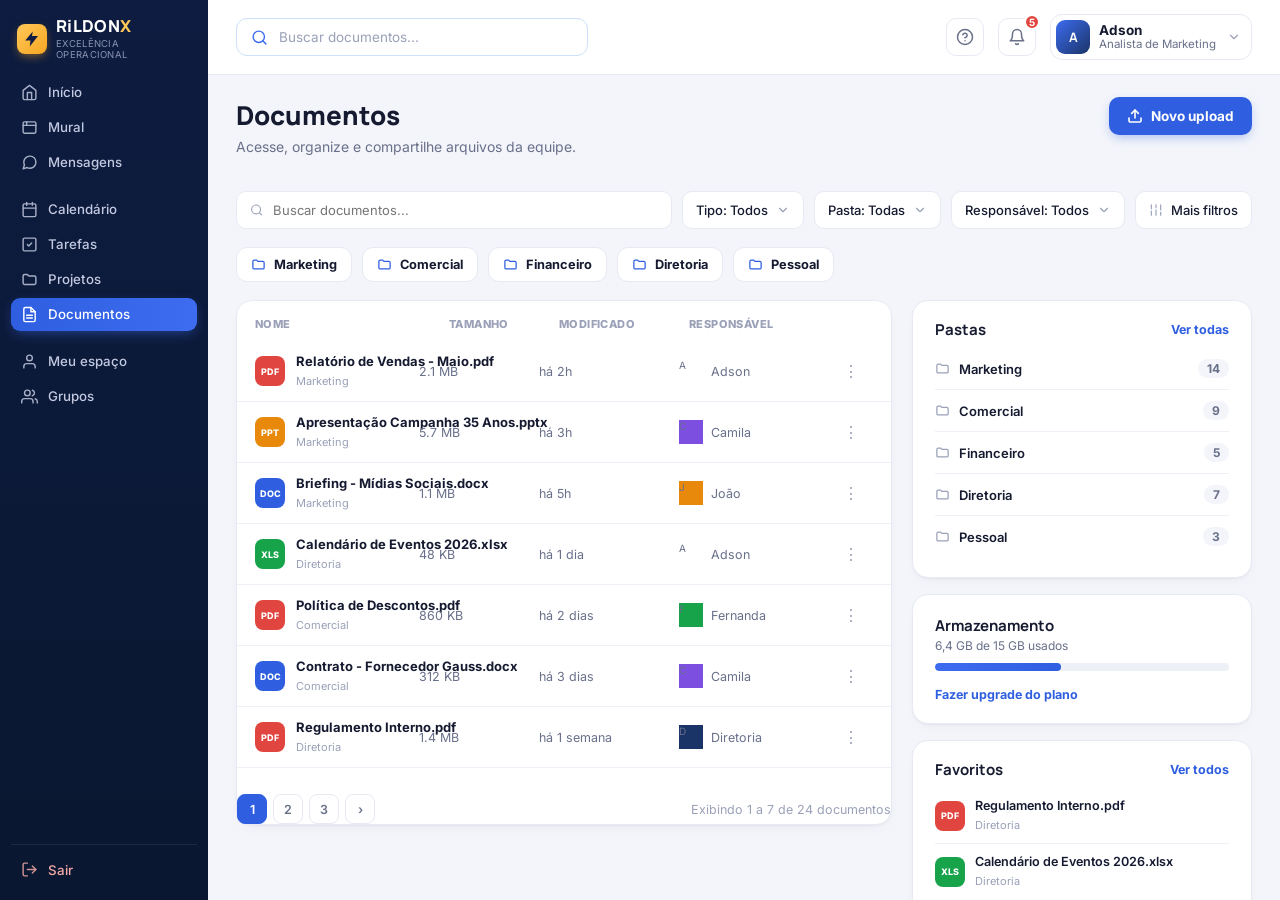
<file: rildonx-site/rildonx/documentos.html>
<!DOCTYPE html>
<html lang="pt-BR">
<head>
<meta charset="UTF-8">
<meta name="viewport" content="width=device-width, initial-scale=1.0">
<title>Documentos · RildonX</title>
<meta name="description" content="RildonX — ecossistema digital da Rildon.">
<link rel="icon" href="assets/img/favicon.svg" type="image/svg+xml">
<link rel="stylesheet" href="assets/css/styles.css">
</head>
<body data-page="documentos">
<div class="app" id="app-root">
<div class="sidebar-backdrop" id="sidebar-backdrop" onclick="toggleSidebar(false)"></div>
<aside class="sidebar">
  <div class="logo">
    <div class="logo-bolt">
      <svg width="18" height="18" viewBox="0 0 24 24" fill="#0d1c40"><path d="M13 2 3 14h7l-1 8 11-14h-8l1-6z"/></svg>
    </div>
    <div>
      <div class="logo-text">RiLDON<span>X</span></div>
      <div class="logo-tag">Excelência operacional</div>
    </div>
  </div>

  <nav class="nav">
    <a href="index.html" class="nav-item" data-page="inicio">
      <svg viewBox="0 0 24 24" fill="none" stroke="currentColor" stroke-width="2" stroke-linecap="round" stroke-linejoin="round"><path d="M3 9l9-7 9 7v11a2 2 0 0 1-2 2H5a2 2 0 0 1-2-2z"/><polyline points="9 22 9 12 15 12 15 22"/></svg>
      Início
    </a>
    <a href="mural.html" class="nav-item" data-page="feed">
      <svg viewBox="0 0 24 24" fill="none" stroke="currentColor" stroke-width="2" stroke-linecap="round" stroke-linejoin="round"><rect x="3" y="4" width="18" height="16" rx="2"/><path d="M3 9h18M8 4v5"/></svg>
      Mural
    </a>
    <a href="mensagens.html" class="nav-item" data-page="messenger">
      <svg viewBox="0 0 24 24" fill="none" stroke="currentColor" stroke-width="2" stroke-linecap="round" stroke-linejoin="round"><path d="M21 11.5a8.38 8.38 0 0 1-.9 3.8 8.5 8.5 0 0 1-7.6 4.7 8.38 8.38 0 0 1-3.8-.9L3 21l1.9-5.7a8.38 8.38 0 0 1-.9-3.8 8.5 8.5 0 0 1 4.7-7.6 8.38 8.38 0 0 1 3.8-.9h.5a8.48 8.48 0 0 1 8 8v.5z"/></svg>
      Mensagens
    </a>

    <div class="nav-gap"></div>

    <a href="calendario.html" class="nav-item" data-page="calendario">
      <svg viewBox="0 0 24 24" fill="none" stroke="currentColor" stroke-width="2" stroke-linecap="round" stroke-linejoin="round"><rect x="3" y="4" width="18" height="18" rx="2"/><path d="M16 2v4M8 2v4M3 10h18"/></svg>
      Calendário
    </a>
    <a href="tarefas.html" class="nav-item" data-page="tarefas">
      <svg viewBox="0 0 24 24" fill="none" stroke="currentColor" stroke-width="2" stroke-linecap="round" stroke-linejoin="round"><rect x="3" y="3" width="18" height="18" rx="2"/><path d="M9 12l2 2 4-4"/></svg>
      Tarefas
    </a>
    <a href="projetos.html" class="nav-item" data-page="projetos">
      <svg viewBox="0 0 24 24" fill="none" stroke="currentColor" stroke-width="2" stroke-linecap="round" stroke-linejoin="round"><path d="M3 7a2 2 0 0 1 2-2h4l2 2h8a2 2 0 0 1 2 2v8a2 2 0 0 1-2 2H5a2 2 0 0 1-2-2z"/></svg>
      Projetos
    </a>
    <a href="documentos.html" class="nav-item" data-page="documentos">
      <svg viewBox="0 0 24 24" fill="none" stroke="currentColor" stroke-width="2" stroke-linecap="round" stroke-linejoin="round"><path d="M14 2H6a2 2 0 0 0-2 2v16a2 2 0 0 0 2 2h12a2 2 0 0 0 2-2V8z"/><polyline points="14 2 14 8 20 8"/><line x1="16" y1="13" x2="8" y2="13"/><line x1="16" y1="17" x2="8" y2="17"/></svg>
      Documentos
    </a>

    <div class="nav-gap"></div>

    <a href="meu-espaco.html" class="nav-item" data-page="meuespaco">
      <svg viewBox="0 0 24 24" fill="none" stroke="currentColor" stroke-width="2" stroke-linecap="round" stroke-linejoin="round"><path d="M20 21v-2a4 4 0 0 0-4-4H8a4 4 0 0 0-4 4v2"/><circle cx="12" cy="7" r="4"/></svg>
      Meu espaço
    </a>
    <a href="grupos.html" class="nav-item" data-page="grupos">
      <svg viewBox="0 0 24 24" fill="none" stroke="currentColor" stroke-width="2" stroke-linecap="round" stroke-linejoin="round"><path d="M17 21v-2a4 4 0 0 0-4-4H5a4 4 0 0 0-4 4v2"/><circle cx="9" cy="7" r="4"/><path d="M23 21v-2a4 4 0 0 0-3-3.87M16 3.13a4 4 0 0 1 0 7.75"/></svg>
      Grupos
    </a>
  </nav>

  <div class="sidebar-spacer"></div>

  <div class="sidebar-bottom nav">
    <a href="#" class="nav-item logout-item">
      <svg viewBox="0 0 24 24" fill="none" stroke="currentColor" stroke-width="2" stroke-linecap="round" stroke-linejoin="round"><path d="M9 21H5a2 2 0 0 1-2-2V5a2 2 0 0 1 2-2h4"/><polyline points="16 17 21 12 16 7"/><line x1="21" y1="12" x2="9" y2="12"/></svg>
      Sair
    </a>
  </div>
</aside>
<div class="main">
  <header class="topbar">
    <button class="icon-btn mobile-menu-btn" id="mobile-menu-btn" onclick="toggleSidebar()" title="Menu">
      <svg viewBox="0 0 24 24" fill="none" stroke="currentColor" stroke-width="2" stroke-linecap="round" stroke-linejoin="round"><line x1="3" y1="6" x2="21" y2="6"/><line x1="3" y1="12" x2="21" y2="12"/><line x1="3" y1="18" x2="21" y2="18"/></svg>
    </button>
    <div class="search-box">
      <svg viewBox="0 0 24 24" fill="none" stroke="currentColor" stroke-width="2" stroke-linecap="round" stroke-linejoin="round"><circle cx="11" cy="11" r="8"/><line x1="21" y1="21" x2="16.65" y2="16.65"/></svg>
      <input type="text" id="global-search" placeholder="Buscar documentos...">
    </div>
    <div class="topbar-spacer"></div>
    <div class="topbar-right">
      <button class="icon-btn" title="Ajuda">
        <svg viewBox="0 0 24 24" fill="none" stroke="currentColor" stroke-width="2" stroke-linecap="round" stroke-linejoin="round"><circle cx="12" cy="12" r="10"/><path d="M9.09 9a3 3 0 0 1 5.83 1c0 2-3 3-3 3"/><line x1="12" y1="17" x2="12.01" y2="17"/></svg>
      </button>
      <div class="notif-wrap">
        <button class="icon-btn" id="notif-btn" onclick="toggleNotifications(event)" title="Notificações">
          <svg viewBox="0 0 24 24" fill="none" stroke="currentColor" stroke-width="2" stroke-linecap="round" stroke-linejoin="round"><path d="M18 8a6 6 0 0 0-12 0c0 7-3 9-3 9h18s-3-2-3-9"/><path d="M13.73 21a2 2 0 0 1-3.46 0"/></svg>
          <span class="badge">5</span>
        </button>
        <div class="notif-dropdown" id="notif-dropdown">
          <div class="notif-dropdown-head">
            <h3>Atividade recente</h3>
            <span class="see-all">Ver todas</span>
          </div>
          <div class="activity-list">
            <div class="activity-row">
              <div class="task-avatar" style="border-radius:9px;">JP</div>
              <div class="activity-text"><b>João Pedro</b> atualizou o projeto Campanha 35 Anos <span class="activity-sub" style="display:block;">Projeto · Campanha 35 Anos</span></div>
              <div class="activity-time">há 20 min</div>
            </div>
            <div class="activity-row">
              <div class="activity-icon" style="background:var(--orange-bg);color:var(--orange);"><svg viewBox="0 0 24 24" fill="none" stroke="currentColor" stroke-width="2" stroke-linecap="round" stroke-linejoin="round"><path d="M18 8a6 6 0 0 0-12 0c0 7-3 9-3 9h18s-3-2-3-9"/></svg></div>
              <div class="activity-text"><b>Marketing</b> publicou um novo aviso <span class="activity-sub" style="display:block;">Aviso · Promoção Gauss</span></div>
              <div class="activity-time">há 1h</div>
            </div>
            <div class="activity-row">
              <div class="task-avatar" style="border-radius:9px;">V</div>
              <div class="activity-text"><b>Você</b> foi adicionado à tarefa Revisar material da campanha <span class="activity-sub" style="display:block;">Tarefa · Campanha 35 Anos</span></div>
              <div class="activity-time">há 2h</div>
            </div>
            <div class="activity-row">
              <div class="task-avatar" style="border-radius:9px;">MF</div>
              <div class="activity-text"><b>Maria Fernanda</b> comentou na tarefa Post para Instagram <span class="activity-sub" style="display:block;">Tarefa · Mídias Sociais</span></div>
              <div class="activity-time">há 3h</div>
            </div>
          </div>
        </div>
      </div>
      <div class="user-chip">
        <div class="avatar">A</div>
        <div class="user-meta">
          <div class="user-name">Adson</div>
          <div class="user-role">Analista de Marketing</div>
        </div>
        <svg viewBox="0 0 24 24" fill="none" stroke="currentColor" stroke-width="2" stroke-linecap="round" stroke-linejoin="round"><polyline points="6 9 12 15 18 9"/></svg>
      </div>
    </div>
  </header>
  <div class="content">
<section class="page-view" id="page-documentos" style="display:block;">
<div class="page-head">
      <div>
        <h1>Documentos</h1>
        <p>Acesse, organize e compartilhe arquivos da equipe.</p>
      </div>
      <button class="btn">
        <svg viewBox="0 0 24 24" fill="none" stroke="currentColor" stroke-width="2.4" stroke-linecap="round" stroke-linejoin="round"><path d="M21 15v4a2 2 0 0 1-2 2H5a2 2 0 0 1-2-2v-4"/><polyline points="17 8 12 3 7 8"/><line x1="12" y1="3" x2="12" y2="15"/></svg>
        Novo upload
      </button>
    </div>

    <div class="filters-row">
      <div class="filter-pill search-mini" style="flex:1;">
        <svg viewBox="0 0 24 24" fill="none" stroke="currentColor" stroke-width="2" stroke-linecap="round" stroke-linejoin="round"><circle cx="11" cy="11" r="8"/><line x1="21" y1="21" x2="16.65" y2="16.65"/></svg>
        <input placeholder="Buscar documentos...">
      </div>
      <div class="filter-pill">Tipo: Todos <svg viewBox="0 0 24 24" fill="none" stroke="currentColor" stroke-width="2" stroke-linecap="round" stroke-linejoin="round"><polyline points="6 9 12 15 18 9"/></svg></div>
      <div class="filter-pill">Pasta: Todas <svg viewBox="0 0 24 24" fill="none" stroke="currentColor" stroke-width="2" stroke-linecap="round" stroke-linejoin="round"><polyline points="6 9 12 15 18 9"/></svg></div>
      <div class="filter-pill">Responsável: Todos <svg viewBox="0 0 24 24" fill="none" stroke="currentColor" stroke-width="2" stroke-linecap="round" stroke-linejoin="round"><polyline points="6 9 12 15 18 9"/></svg></div>
      <div class="filter-pill"><svg viewBox="0 0 24 24" fill="none" stroke="currentColor" stroke-width="2" stroke-linecap="round" stroke-linejoin="round"><line x1="4" y1="21" x2="4" y2="14"/><line x1="4" y1="10" x2="4" y2="3"/><line x1="12" y1="21" x2="12" y2="12"/><line x1="12" y1="8" x2="12" y2="3"/><line x1="20" y1="21" x2="20" y2="16"/><line x1="20" y1="12" x2="20" y2="3"/></svg>Mais filtros</div>
    </div>

    <div class="folder-row">
      <div class="folder-chip"><svg viewBox="0 0 24 24" fill="none" stroke="currentColor" stroke-width="2" stroke-linecap="round" stroke-linejoin="round"><path d="M3 7a2 2 0 0 1 2-2h4l2 2h8a2 2 0 0 1 2 2v8a2 2 0 0 1-2 2H5a2 2 0 0 1-2-2z"/></svg>Marketing</div>
      <div class="folder-chip"><svg viewBox="0 0 24 24" fill="none" stroke="currentColor" stroke-width="2" stroke-linecap="round" stroke-linejoin="round"><path d="M3 7a2 2 0 0 1 2-2h4l2 2h8a2 2 0 0 1 2 2v8a2 2 0 0 1-2 2H5a2 2 0 0 1-2-2z"/></svg>Comercial</div>
      <div class="folder-chip"><svg viewBox="0 0 24 24" fill="none" stroke="currentColor" stroke-width="2" stroke-linecap="round" stroke-linejoin="round"><path d="M3 7a2 2 0 0 1 2-2h4l2 2h8a2 2 0 0 1 2 2v8a2 2 0 0 1-2 2H5a2 2 0 0 1-2-2z"/></svg>Financeiro</div>
      <div class="folder-chip"><svg viewBox="0 0 24 24" fill="none" stroke="currentColor" stroke-width="2" stroke-linecap="round" stroke-linejoin="round"><path d="M3 7a2 2 0 0 1 2-2h4l2 2h8a2 2 0 0 1 2 2v8a2 2 0 0 1-2 2H5a2 2 0 0 1-2-2z"/></svg>Diretoria</div>
      <div class="folder-chip"><svg viewBox="0 0 24 24" fill="none" stroke="currentColor" stroke-width="2" stroke-linecap="round" stroke-linejoin="round"><path d="M3 7a2 2 0 0 1 2-2h4l2 2h8a2 2 0 0 1 2 2v8a2 2 0 0 1-2 2H5a2 2 0 0 1-2-2z"/></svg>Pessoal</div>
    </div>

    <div class="layout-2col">
      <div class="card">
        <div class="doc-table-head" style="padding-top:16px;">
          <span>Nome</span><span>Tamanho</span><span>Modificado</span><span>Responsável</span><span></span>
        </div>
        <div class="doc-table-row">
          <div class="name-cell"><div class="doc-icon pdf">PDF</div><div><b>Relatório de Vendas - Maio.pdf</b><span>Marketing</span></div></div>
          <div class="size-cell">2.1 MB</div>
          <div class="date-cell">há 2h</div>
          <div class="owner-cell"><div class="mini-avatar">A</div>Adson</div>
          <div class="proj-more">⋮</div>
        </div>
        <div class="doc-table-row">
          <div class="name-cell"><div class="doc-icon pptx">PPT</div><div><b>Apresentação Campanha 35 Anos.pptx</b><span>Marketing</span></div></div>
          <div class="size-cell">5.7 MB</div>
          <div class="date-cell">há 3h</div>
          <div class="owner-cell"><div class="mini-avatar" style="background:var(--purple);">C</div>Camila</div>
          <div class="proj-more">⋮</div>
        </div>
        <div class="doc-table-row">
          <div class="name-cell"><div class="doc-icon docx">DOC</div><div><b>Briefing - Mídias Sociais.docx</b><span>Marketing</span></div></div>
          <div class="size-cell">1.1 MB</div>
          <div class="date-cell">há 5h</div>
          <div class="owner-cell"><div class="mini-avatar" style="background:var(--orange);">J</div>João</div>
          <div class="proj-more">⋮</div>
        </div>
        <div class="doc-table-row">
          <div class="name-cell"><div class="doc-icon xlsx">XLS</div><div><b>Calendário de Eventos 2026.xlsx</b><span>Diretoria</span></div></div>
          <div class="size-cell">48 KB</div>
          <div class="date-cell">há 1 dia</div>
          <div class="owner-cell"><div class="mini-avatar">A</div>Adson</div>
          <div class="proj-more">⋮</div>
        </div>
        <div class="doc-table-row">
          <div class="name-cell"><div class="doc-icon pdf">PDF</div><div><b>Política de Descontos.pdf</b><span>Comercial</span></div></div>
          <div class="size-cell">860 KB</div>
          <div class="date-cell">há 2 dias</div>
          <div class="owner-cell"><div class="mini-avatar" style="background:var(--green);">F</div>Fernanda</div>
          <div class="proj-more">⋮</div>
        </div>
        <div class="doc-table-row">
          <div class="name-cell"><div class="doc-icon docx">DOC</div><div><b>Contrato - Fornecedor Gauss.docx</b><span>Comercial</span></div></div>
          <div class="size-cell">312 KB</div>
          <div class="date-cell">há 3 dias</div>
          <div class="owner-cell"><div class="mini-avatar" style="background:var(--purple);">C</div>Camila</div>
          <div class="proj-more">⋮</div>
        </div>
        <div class="doc-table-row">
          <div class="name-cell"><div class="doc-icon pdf">PDF</div><div><b>Regulamento Interno.pdf</b><span>Diretoria</span></div></div>
          <div class="size-cell">1.4 MB</div>
          <div class="date-cell">há 1 semana</div>
          <div class="owner-cell"><div class="mini-avatar" style="background:var(--navy-700);">D</div>Diretoria</div>
          <div class="proj-more">⋮</div>
        </div>

        <div class="pagination">
          <div class="page-btns">
            <div class="page-btn active">1</div>
            <div class="page-btn">2</div>
            <div class="page-btn">3</div>
            <div class="page-btn">›</div>
          </div>
          <div class="count">Exibindo 1 a 7 de 24 documentos</div>
        </div>
      </div>

      <div class="side-widgets">
        <div class="card">
          <div class="card-head"><h3>Pastas</h3><span class="see-all">Ver todas</span></div>
          <div class="card-pad" style="padding-top:4px;">
            <div class="mini-list">
              <div class="mini-row"><div class="left"><svg viewBox="0 0 24 24" fill="none" stroke="currentColor" stroke-width="2" stroke-linecap="round" stroke-linejoin="round"><path d="M3 7a2 2 0 0 1 2-2h4l2 2h8a2 2 0 0 1 2 2v8a2 2 0 0 1-2 2H5a2 2 0 0 1-2-2z"/></svg>Marketing</div><div class="mini-badge">14</div></div>
              <div class="mini-row"><div class="left"><svg viewBox="0 0 24 24" fill="none" stroke="currentColor" stroke-width="2" stroke-linecap="round" stroke-linejoin="round"><path d="M3 7a2 2 0 0 1 2-2h4l2 2h8a2 2 0 0 1 2 2v8a2 2 0 0 1-2 2H5a2 2 0 0 1-2-2z"/></svg>Comercial</div><div class="mini-badge">9</div></div>
              <div class="mini-row"><div class="left"><svg viewBox="0 0 24 24" fill="none" stroke="currentColor" stroke-width="2" stroke-linecap="round" stroke-linejoin="round"><path d="M3 7a2 2 0 0 1 2-2h4l2 2h8a2 2 0 0 1 2 2v8a2 2 0 0 1-2 2H5a2 2 0 0 1-2-2z"/></svg>Financeiro</div><div class="mini-badge">5</div></div>
              <div class="mini-row"><div class="left"><svg viewBox="0 0 24 24" fill="none" stroke="currentColor" stroke-width="2" stroke-linecap="round" stroke-linejoin="round"><path d="M3 7a2 2 0 0 1 2-2h4l2 2h8a2 2 0 0 1 2 2v8a2 2 0 0 1-2 2H5a2 2 0 0 1-2-2z"/></svg>Diretoria</div><div class="mini-badge">7</div></div>
              <div class="mini-row"><div class="left"><svg viewBox="0 0 24 24" fill="none" stroke="currentColor" stroke-width="2" stroke-linecap="round" stroke-linejoin="round"><path d="M3 7a2 2 0 0 1 2-2h4l2 2h8a2 2 0 0 1 2 2v8a2 2 0 0 1-2 2H5a2 2 0 0 1-2-2z"/></svg>Pessoal</div><div class="mini-badge">3</div></div>
            </div>
          </div>
        </div>

        <div class="card card-pad">
          <h3 style="font-size:15px;font-weight:700;margin-bottom:2px;">Armazenamento</h3>
          <p style="font-size:12px;color:var(--text-muted);margin:2px 0 0;">6,4 GB de 15 GB usados</p>
          <div class="storage-bar"><div class="storage-bar-fill" style="width:43%;"></div></div>
          <a href="#" class="post-link">Fazer upgrade do plano</a>
        </div>

        <div class="card">
          <div class="card-head"><h3>Favoritos</h3><span class="see-all">Ver todos</span></div>
          <div class="card-pad" style="padding-top:4px;">
            <div class="doc-row"><div class="doc-icon pdf">PDF</div><div class="doc-info"><b>Regulamento Interno.pdf</b><span>Diretoria</span></div></div>
            <div class="doc-row"><div class="doc-icon xlsx">XLS</div><div class="doc-info"><b>Calendário de Eventos 2026.xlsx</b><span>Diretoria</span></div></div>
          </div>
        </div>
      </div>
    </div>
</section>
  </div>
</div>
</div>

<div class="modal-backdrop" id="modal-backdrop" onclick="closeModal()">
  <div class="modal-panel wide" id="modal-nova-tarefa" onclick="event.stopPropagation()">
    <div class="modal-head">
      <h3><svg viewBox="0 0 24 24" fill="none" stroke="currentColor" stroke-width="2" stroke-linecap="round" stroke-linejoin="round"><rect x="3" y="3" width="18" height="18" rx="2"/><path d="M9 12l2 2 4-4"/></svg>Nova tarefa</h3>
      <button class="modal-close-btn" onclick="closeModal()"><svg viewBox="0 0 24 24" fill="none" stroke="currentColor" stroke-width="2.2" stroke-linecap="round" stroke-linejoin="round"><line x1="18" y1="6" x2="6" y2="18"/><line x1="6" y1="6" x2="18" y2="18"/></svg></button>
    </div>
    <div class="modal-body">
      <div class="field">
        <label>Nome da tarefa</label>
        <input type="text" id="nt-nome" placeholder="Ex: Revisar material da campanha">
      </div>
      <div class="field-row">
        <div class="field">
          <label>Prazo</label>
          <input type="date" id="nt-prazo" value="2026-09-20">
        </div>
        <div class="field">
          <label>Etapa</label>
          <div class="choice-group" id="nt-etapa-group">
            <button type="button" class="choice-btn selected" data-etapa="Pendente" onclick="selectChoice(this,'nt-etapa-group')">Pendente</button>
            <button type="button" class="choice-btn" data-etapa="Em andamento" onclick="selectChoice(this,'nt-etapa-group')">Em andamento</button>
            <button type="button" class="choice-btn" data-etapa="Concluída" onclick="selectChoice(this,'nt-etapa-group')">Concluída</button>
          </div>
        </div>
      </div>
      <div class="field">
        <label>Prioridade</label>
        <div class="choice-group" id="nt-prioridade-group">
          <button type="button" class="choice-btn opt-alta" data-priority="Alta" onclick="selectChoice(this,'nt-prioridade-group')">Alta</button>
          <button type="button" class="choice-btn opt-media selected" data-priority="Média" onclick="selectChoice(this,'nt-prioridade-group')">Média</button>
          <button type="button" class="choice-btn opt-baixa" data-priority="Baixa" onclick="selectChoice(this,'nt-prioridade-group')">Baixa</button>
        </div>
      </div>
      <div class="field">
        <label>Checklist</label>
        <div class="checklist" id="nt-checklist">
          <div class="checklist-item">
            <input type="text" placeholder="Item da checklist...">
            <button type="button" class="rm-btn" onclick="this.parentElement.remove()"><svg viewBox="0 0 24 24" fill="none" stroke="currentColor" stroke-width="2.2" stroke-linecap="round" stroke-linejoin="round"><line x1="18" y1="6" x2="6" y2="18"/><line x1="6" y1="6" x2="18" y2="18"/></svg></button>
          </div>
        </div>
        <button type="button" class="add-line-btn" onclick="addChecklistItem()"><svg viewBox="0 0 24 24" fill="none" stroke="currentColor" stroke-width="2.4" stroke-linecap="round" stroke-linejoin="round"><line x1="12" y1="5" x2="12" y2="19"/><line x1="5" y1="12" x2="19" y2="12"/></svg>Adicionar item</button>
      </div>
      <div class="field">
        <label>Adicionar pessoas</label>
        <div class="people-picker" id="nt-people-group">
          <div class="people-chip" data-name="Adson" onclick="togglePeopleChip(this)"><div class="mini-avatar">A</div>Adson</div>
          <div class="people-chip" data-name="Camila" onclick="togglePeopleChip(this)"><div class="mini-avatar" style="background:var(--purple);">C</div>Camila</div>
          <div class="people-chip" data-name="João Pedro" onclick="togglePeopleChip(this)"><div class="mini-avatar" style="background:var(--orange);">J</div>João Pedro</div>
          <div class="people-chip" data-name="Mariana" onclick="togglePeopleChip(this)"><div class="mini-avatar" style="background:var(--green);">M</div>Mariana</div>
          <div class="people-chip" data-name="Lucas" onclick="togglePeopleChip(this)"><div class="mini-avatar" style="background:var(--teal);">L</div>Lucas</div>
          <div class="people-chip" data-name="Fernanda" onclick="togglePeopleChip(this)"><div class="mini-avatar" style="background:var(--red);">F</div>Fernanda</div>
        </div>
      </div>
    </div>
    <div class="modal-foot">
      <button class="btn secondary" onclick="closeModal()">Cancelar</button>
      <button class="btn" onclick="submitNovaTarefa()">Criar tarefa</button>
    </div>
  </div>

  <div class="modal-panel" id="modal-setor-pessoal" onclick="event.stopPropagation()">
    <div class="modal-head">
      <h3><svg viewBox="0 0 24 24" fill="none" stroke="currentColor" stroke-width="2" stroke-linecap="round" stroke-linejoin="round"><path d="M20 21v-2a4 4 0 0 0-4-4H8a4 4 0 0 0-4 4v2"/><circle cx="12" cy="7" r="4"/></svg>Setor pessoal</h3>
      <button class="modal-close-btn" onclick="closeModal()"><svg viewBox="0 0 24 24" fill="none" stroke="currentColor" stroke-width="2.2" stroke-linecap="round" stroke-linejoin="round"><line x1="18" y1="6" x2="6" y2="18"/><line x1="6" y1="6" x2="18" y2="18"/></svg></button>
    </div>
    <div class="modal-body">
      <div class="option-list">
        <button type="button" class="option-btn" onclick="submitSetorPessoal('Solicitar uma conversa')">
          <div class="opt-icon"><svg viewBox="0 0 24 24" fill="none" stroke="currentColor" stroke-width="2" stroke-linecap="round" stroke-linejoin="round"><path d="M21 11.5a8.38 8.38 0 0 1-.9 3.8 8.5 8.5 0 0 1-7.6 4.7 8.38 8.38 0 0 1-3.8-.9L3 21l1.9-5.7a8.38 8.38 0 0 1-.9-3.8 8.5 8.5 0 0 1 4.7-7.6 8.38 8.38 0 0 1 3.8-.9h.5a8.48 8.48 0 0 1 8 8v.5z"/></svg></div>
          <div><b>Solicitar uma conversa</b><span>Agende um bate-papo com o RH</span></div>
          <div class="chev"><svg viewBox="0 0 24 24" fill="none" stroke="currentColor" stroke-width="2" stroke-linecap="round" stroke-linejoin="round"><polyline points="9 18 15 12 9 6"/></svg></div>
        </button>
        <button type="button" class="option-btn" onclick="submitSetorPessoal('Documentos/declarações')">
          <div class="opt-icon"><svg viewBox="0 0 24 24" fill="none" stroke="currentColor" stroke-width="2" stroke-linecap="round" stroke-linejoin="round"><path d="M14 2H6a2 2 0 0 0-2 2v16a2 2 0 0 0 2 2h12a2 2 0 0 0 2-2V8z"/><polyline points="14 2 14 8 20 8"/></svg></div>
          <div><b>Documentos/declarações</b><span>Solicite documentos oficiais</span></div>
          <div class="chev"><svg viewBox="0 0 24 24" fill="none" stroke="currentColor" stroke-width="2" stroke-linecap="round" stroke-linejoin="round"><polyline points="9 18 15 12 9 6"/></svg></div>
        </button>
        <button type="button" class="option-btn" onclick="submitSetorPessoal('Ponto')">
          <div class="opt-icon"><svg viewBox="0 0 24 24" fill="none" stroke="currentColor" stroke-width="2" stroke-linecap="round" stroke-linejoin="round"><circle cx="12" cy="12" r="9"/><polyline points="12 7 12 12 15 14"/></svg></div>
          <div><b>Ponto</b><span>Ajustes e consulta de ponto</span></div>
          <div class="chev"><svg viewBox="0 0 24 24" fill="none" stroke="currentColor" stroke-width="2" stroke-linecap="round" stroke-linejoin="round"><polyline points="9 18 15 12 9 6"/></svg></div>
        </button>
        <button type="button" class="option-btn" onclick="submitSetorPessoal('Atestado/afastamento')">
          <div class="opt-icon"><svg viewBox="0 0 24 24" fill="none" stroke="currentColor" stroke-width="2" stroke-linecap="round" stroke-linejoin="round"><path d="M14 2H6a2 2 0 0 0-2 2v16a2 2 0 0 0 2 2h12a2 2 0 0 0 2-2V8z"/><polyline points="14 2 14 8 20 8"/><line x1="9" y1="15" x2="15" y2="15"/></svg></div>
          <div><b>Atestado/afastamento</b><span>Envie um atestado médico</span></div>
          <div class="chev"><svg viewBox="0 0 24 24" fill="none" stroke="currentColor" stroke-width="2" stroke-linecap="round" stroke-linejoin="round"><polyline points="9 18 15 12 9 6"/></svg></div>
        </button>
      </div>
    </div>
  </div>

  <div class="modal-panel" id="modal-suporte-ti" onclick="event.stopPropagation()">
    <div class="modal-head">
      <h3><svg viewBox="0 0 24 24" fill="none" stroke="currentColor" stroke-width="2" stroke-linecap="round" stroke-linejoin="round"><path d="M18 8a6 6 0 0 0-12 0c0 7-3 9-3 9h18s-3-2-3-9"/></svg>Suporte de TI</h3>
      <button class="modal-close-btn" onclick="closeModal()"><svg viewBox="0 0 24 24" fill="none" stroke="currentColor" stroke-width="2.2" stroke-linecap="round" stroke-linejoin="round"><line x1="18" y1="6" x2="6" y2="18"/><line x1="6" y1="6" x2="18" y2="18"/></svg></button>
    </div>
    <div class="modal-body">
      <div class="field">
        <label>Categoria do chamado</label>
        <div class="choice-group" id="ti-categoria-group">
          <button type="button" class="choice-btn selected" data-cat="Impressora" onclick="selectChoice(this,'ti-categoria-group')">Impressora</button>
          <button type="button" class="choice-btn" data-cat="Internet" onclick="selectChoice(this,'ti-categoria-group')">Internet</button>
          <button type="button" class="choice-btn" data-cat="Ramal" onclick="selectChoice(this,'ti-categoria-group')">Ramal</button>
          <button type="button" class="choice-btn" data-cat="Compra/solicitação" onclick="selectChoice(this,'ti-categoria-group')">Compra/solicitação</button>
        </div>
      </div>
      <div class="field">
        <label>Descreva o problema</label>
        <textarea id="ti-texto" maxlength="150" placeholder="Descreva brevemente o que está acontecendo..." oninput="document.getElementById('ti-charcount').textContent = this.value.length + '/150'"></textarea>
        <div class="charcount" id="ti-charcount">0/150</div>
      </div>
    </div>
    <div class="modal-foot">
      <button class="btn secondary" onclick="closeModal()">Cancelar</button>
      <button class="btn" onclick="submitSuporteTI()">Enviar solicitação</button>
    </div>
  </div>

  <div class="modal-panel wide" id="modal-reserva-sala" onclick="event.stopPropagation()">
    <div class="modal-head">
      <h3><svg viewBox="0 0 24 24" fill="none" stroke="currentColor" stroke-width="2" stroke-linecap="round" stroke-linejoin="round"><rect x="3" y="4" width="18" height="18" rx="2"/><path d="M16 2v4M8 2v4M3 10h18"/></svg>Solicitar sala de reunião</h3>
      <button class="modal-close-btn" onclick="closeModal()"><svg viewBox="0 0 24 24" fill="none" stroke="currentColor" stroke-width="2.2" stroke-linecap="round" stroke-linejoin="round"><line x1="18" y1="6" x2="6" y2="18"/><line x1="6" y1="6" x2="18" y2="18"/></svg></button>
    </div>
    <div class="modal-body" id="reserva-form-view">
      <div id="reserva-conflict-slot"></div>
      <div class="field">
        <label>Sala</label>
        <div class="choice-group" id="rs-sala-group">
          <button type="button" class="choice-btn selected" data-sala="Sala de Reunião" onclick="selectChoice(this,'rs-sala-group')">Sala de reunião</button>
          <button type="button" class="choice-btn" data-sala="Auditório" onclick="selectChoice(this,'rs-sala-group')">Auditório</button>
        </div>
      </div>
      <div class="field-row-3">
        <div class="field"><label>Data</label><input type="date" id="rs-data" value="2026-09-14"></div>
        <div class="field"><label>Início</label><input type="time" id="rs-inicio" value="14:00"></div>
        <div class="field"><label>Fim</label><input type="time" id="rs-fim" value="15:00"></div>
      </div>
      <div class="field-row">
        <div class="field"><label>Quantidade de participantes</label><input type="number" id="rs-qtd" min="1" value="4"></div>
        <div class="field"><label>Motivo / assunto</label><input type="text" id="rs-motivo" placeholder="Ex: Reunião com fornecedor Gauss"></div>
      </div>
      <div class="field">
        <label>Participantes</label>
        <div class="people-picker" id="rs-people-group">
          <div class="people-chip" data-name="Adson" onclick="togglePeopleChip(this)"><div class="mini-avatar">A</div>Adson</div>
          <div class="people-chip" data-name="Camila" onclick="togglePeopleChip(this)"><div class="mini-avatar" style="background:var(--purple);">C</div>Camila</div>
          <div class="people-chip" data-name="João Pedro" onclick="togglePeopleChip(this)"><div class="mini-avatar" style="background:var(--orange);">J</div>João Pedro</div>
          <div class="people-chip" data-name="Mariana" onclick="togglePeopleChip(this)"><div class="mini-avatar" style="background:var(--green);">M</div>Mariana</div>
          <div class="people-chip" data-name="Lucas" onclick="togglePeopleChip(this)"><div class="mini-avatar" style="background:var(--teal);">L</div>Lucas</div>
          <div class="people-chip" data-name="Fernanda" onclick="togglePeopleChip(this)"><div class="mini-avatar" style="background:var(--red);">F</div>Fernanda</div>
        </div>
      </div>
      <div class="field">
        <label>Recursos necessários</label>
        <div class="checkbox-grid">
          <label class="checkbox-opt"><input type="checkbox" value="TV / tela">📺 TV / tela</label>
          <label class="checkbox-opt"><input type="checkbox" value="Notebook">💻 Notebook</label>
          <label class="checkbox-opt"><input type="checkbox" value="Videoconferência">🎥 Videoconferência</label>
          <label class="checkbox-opt"><input type="checkbox" value="Quadro">📝 Quadro</label>
          <label class="checkbox-opt"><input type="checkbox" value="Café / água">☕ Café / água</label>
          <label class="checkbox-opt"><input type="checkbox" value="Outro">🔌 Outro</label>
        </div>
      </div>
    </div>
    <div class="modal-body" id="reserva-confirm-view" style="display:none;"></div>
    <div class="modal-foot" id="reserva-form-foot">
      <button class="btn secondary" onclick="closeModal()">Cancelar</button>
      <button class="btn" onclick="submitReservaSala()">Solicitar reserva</button>
    </div>
  </div>

  <div class="modal-panel" id="modal-politicas" onclick="event.stopPropagation()">
    <div class="modal-head">
      <h3><svg viewBox="0 0 24 24" fill="none" stroke="currentColor" stroke-width="2" stroke-linecap="round" stroke-linejoin="round"><path d="M14 2H6a2 2 0 0 0-2 2v16a2 2 0 0 0 2 2h12a2 2 0 0 0 2-2V8z"/><polyline points="14 2 14 8 20 8"/></svg>Políticas internas</h3>
      <button class="modal-close-btn" onclick="closeModal()"><svg viewBox="0 0 24 24" fill="none" stroke="currentColor" stroke-width="2.2" stroke-linecap="round" stroke-linejoin="round"><line x1="18" y1="6" x2="6" y2="18"/><line x1="6" y1="6" x2="18" y2="18"/></svg></button>
    </div>
    <div class="modal-body">
      <div class="policy-list">
        <div class="policy-row"><div class="doc-icon pdf">PDF</div><div><b>Regulamento Interno</b><span>Atualizado em 10/01/2026 · 1.4 MB</span></div><button class="dl-btn"><svg viewBox="0 0 24 24" fill="none" stroke="currentColor" stroke-width="2" stroke-linecap="round" stroke-linejoin="round"><path d="M21 15v4a2 2 0 0 1-2 2H5a2 2 0 0 1-2-2v-4"/><polyline points="7 10 12 15 17 10"/><line x1="12" y1="15" x2="12" y2="3"/></svg></button></div>
        <div class="policy-row"><div class="doc-icon docx">DOC</div><div><b>Missão, Visão e Valores</b><span>Atualizado em 03/02/2025 · 320 KB</span></div><button class="dl-btn"><svg viewBox="0 0 24 24" fill="none" stroke="currentColor" stroke-width="2" stroke-linecap="round" stroke-linejoin="round"><path d="M21 15v4a2 2 0 0 1-2 2H5a2 2 0 0 1-2-2v-4"/><polyline points="7 10 12 15 17 10"/><line x1="12" y1="15" x2="12" y2="3"/></svg></button></div>
        <div class="policy-row"><div class="doc-icon pdf">PDF</div><div><b>Código de Conduta e Ética</b><span>Atualizado em 22/11/2025 · 980 KB</span></div><button class="dl-btn"><svg viewBox="0 0 24 24" fill="none" stroke="currentColor" stroke-width="2" stroke-linecap="round" stroke-linejoin="round"><path d="M21 15v4a2 2 0 0 1-2 2H5a2 2 0 0 1-2-2v-4"/><polyline points="7 10 12 15 17 10"/><line x1="12" y1="15" x2="12" y2="3"/></svg></button></div>
        <div class="policy-row"><div class="doc-icon xlsx">XLS</div><div><b>Política de Benefícios</b><span>Atualizado em 14/03/2026 · 210 KB</span></div><button class="dl-btn"><svg viewBox="0 0 24 24" fill="none" stroke="currentColor" stroke-width="2" stroke-linecap="round" stroke-linejoin="round"><path d="M21 15v4a2 2 0 0 1-2 2H5a2 2 0 0 1-2-2v-4"/><polyline points="7 10 12 15 17 10"/><line x1="12" y1="15" x2="12" y2="3"/></svg></button></div>
        <div class="policy-row"><div class="doc-icon pdf">PDF</div><div><b>Política de Segurança da Informação</b><span>Atualizado em 05/06/2026 · 640 KB</span></div><button class="dl-btn"><svg viewBox="0 0 24 24" fill="none" stroke="currentColor" stroke-width="2" stroke-linecap="round" stroke-linejoin="round"><path d="M21 15v4a2 2 0 0 1-2 2H5a2 2 0 0 1-2-2v-4"/><polyline points="7 10 12 15 17 10"/><line x1="12" y1="15" x2="12" y2="3"/></svg></button></div>
      </div>
    </div>
  </div>
</div>

<div class="toast-wrap" id="toast-wrap"></div>

<script src="assets/js/app.js"></script>
</body>
</html>
</file>
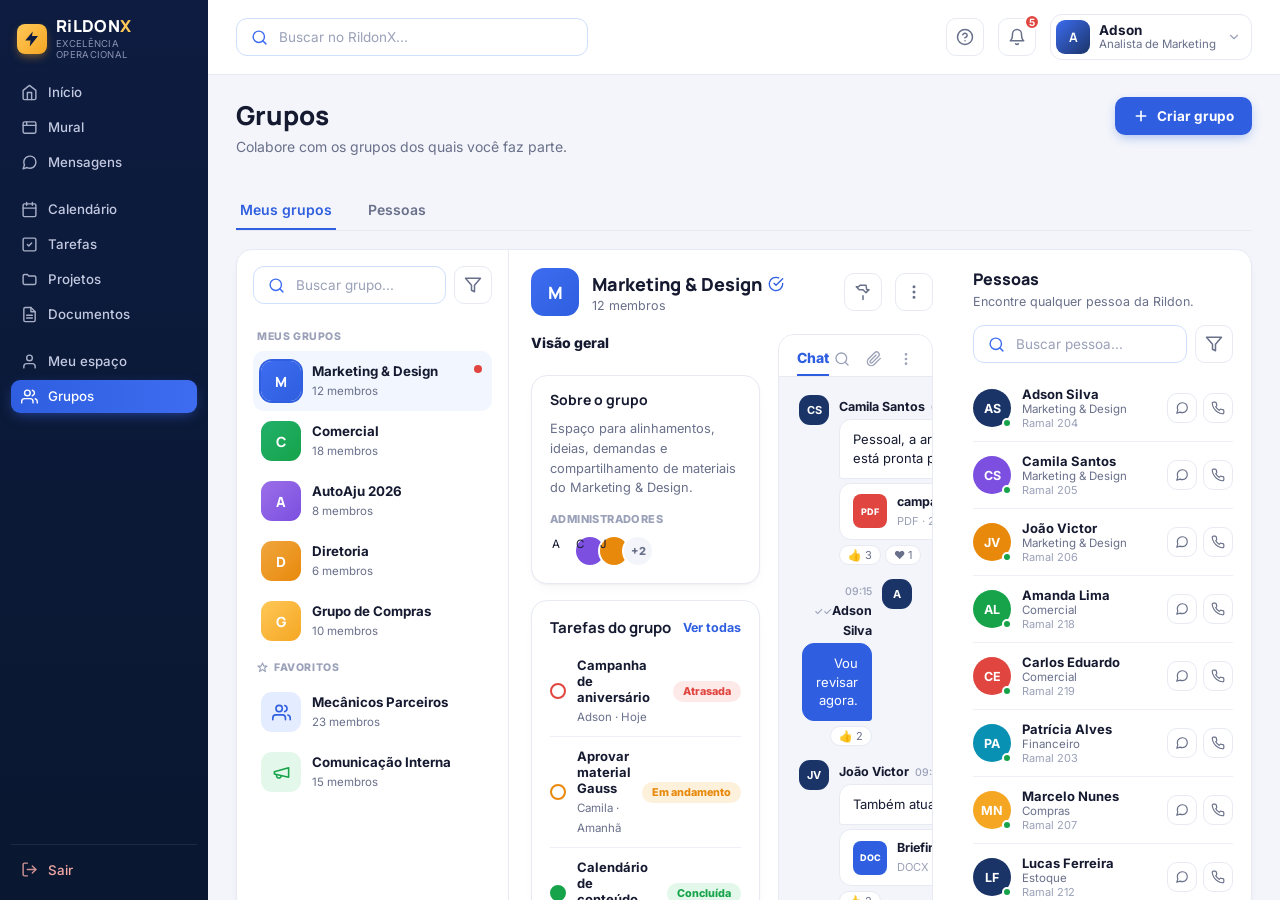
<file: rildonx-site/rildonx/grupos.html>
<!DOCTYPE html>
<html lang="pt-BR">
<head>
<meta charset="UTF-8">
<meta name="viewport" content="width=device-width, initial-scale=1.0">
<title>Grupos · RildonX</title>
<meta name="description" content="RildonX — ecossistema digital da Rildon.">
<link rel="icon" href="assets/img/favicon.svg" type="image/svg+xml">
<link rel="stylesheet" href="assets/css/styles.css">
</head>
<body data-page="grupos">
<div class="app" id="app-root">
<div class="sidebar-backdrop" id="sidebar-backdrop" onclick="toggleSidebar(false)"></div>
<aside class="sidebar">
  <div class="logo">
    <div class="logo-bolt">
      <svg width="18" height="18" viewBox="0 0 24 24" fill="#0d1c40"><path d="M13 2 3 14h7l-1 8 11-14h-8l1-6z"/></svg>
    </div>
    <div>
      <div class="logo-text">RiLDON<span>X</span></div>
      <div class="logo-tag">Excelência operacional</div>
    </div>
  </div>

  <nav class="nav">
    <a href="index.html" class="nav-item" data-page="inicio">
      <svg viewBox="0 0 24 24" fill="none" stroke="currentColor" stroke-width="2" stroke-linecap="round" stroke-linejoin="round"><path d="M3 9l9-7 9 7v11a2 2 0 0 1-2 2H5a2 2 0 0 1-2-2z"/><polyline points="9 22 9 12 15 12 15 22"/></svg>
      Início
    </a>
    <a href="mural.html" class="nav-item" data-page="feed">
      <svg viewBox="0 0 24 24" fill="none" stroke="currentColor" stroke-width="2" stroke-linecap="round" stroke-linejoin="round"><rect x="3" y="4" width="18" height="16" rx="2"/><path d="M3 9h18M8 4v5"/></svg>
      Mural
    </a>
    <a href="mensagens.html" class="nav-item" data-page="messenger">
      <svg viewBox="0 0 24 24" fill="none" stroke="currentColor" stroke-width="2" stroke-linecap="round" stroke-linejoin="round"><path d="M21 11.5a8.38 8.38 0 0 1-.9 3.8 8.5 8.5 0 0 1-7.6 4.7 8.38 8.38 0 0 1-3.8-.9L3 21l1.9-5.7a8.38 8.38 0 0 1-.9-3.8 8.5 8.5 0 0 1 4.7-7.6 8.38 8.38 0 0 1 3.8-.9h.5a8.48 8.48 0 0 1 8 8v.5z"/></svg>
      Mensagens
    </a>

    <div class="nav-gap"></div>

    <a href="calendario.html" class="nav-item" data-page="calendario">
      <svg viewBox="0 0 24 24" fill="none" stroke="currentColor" stroke-width="2" stroke-linecap="round" stroke-linejoin="round"><rect x="3" y="4" width="18" height="18" rx="2"/><path d="M16 2v4M8 2v4M3 10h18"/></svg>
      Calendário
    </a>
    <a href="tarefas.html" class="nav-item" data-page="tarefas">
      <svg viewBox="0 0 24 24" fill="none" stroke="currentColor" stroke-width="2" stroke-linecap="round" stroke-linejoin="round"><rect x="3" y="3" width="18" height="18" rx="2"/><path d="M9 12l2 2 4-4"/></svg>
      Tarefas
    </a>
    <a href="projetos.html" class="nav-item" data-page="projetos">
      <svg viewBox="0 0 24 24" fill="none" stroke="currentColor" stroke-width="2" stroke-linecap="round" stroke-linejoin="round"><path d="M3 7a2 2 0 0 1 2-2h4l2 2h8a2 2 0 0 1 2 2v8a2 2 0 0 1-2 2H5a2 2 0 0 1-2-2z"/></svg>
      Projetos
    </a>
    <a href="documentos.html" class="nav-item" data-page="documentos">
      <svg viewBox="0 0 24 24" fill="none" stroke="currentColor" stroke-width="2" stroke-linecap="round" stroke-linejoin="round"><path d="M14 2H6a2 2 0 0 0-2 2v16a2 2 0 0 0 2 2h12a2 2 0 0 0 2-2V8z"/><polyline points="14 2 14 8 20 8"/><line x1="16" y1="13" x2="8" y2="13"/><line x1="16" y1="17" x2="8" y2="17"/></svg>
      Documentos
    </a>

    <div class="nav-gap"></div>

    <a href="meu-espaco.html" class="nav-item" data-page="meuespaco">
      <svg viewBox="0 0 24 24" fill="none" stroke="currentColor" stroke-width="2" stroke-linecap="round" stroke-linejoin="round"><path d="M20 21v-2a4 4 0 0 0-4-4H8a4 4 0 0 0-4 4v2"/><circle cx="12" cy="7" r="4"/></svg>
      Meu espaço
    </a>
    <a href="grupos.html" class="nav-item" data-page="grupos">
      <svg viewBox="0 0 24 24" fill="none" stroke="currentColor" stroke-width="2" stroke-linecap="round" stroke-linejoin="round"><path d="M17 21v-2a4 4 0 0 0-4-4H5a4 4 0 0 0-4 4v2"/><circle cx="9" cy="7" r="4"/><path d="M23 21v-2a4 4 0 0 0-3-3.87M16 3.13a4 4 0 0 1 0 7.75"/></svg>
      Grupos
    </a>
  </nav>

  <div class="sidebar-spacer"></div>

  <div class="sidebar-bottom nav">
    <a href="#" class="nav-item logout-item">
      <svg viewBox="0 0 24 24" fill="none" stroke="currentColor" stroke-width="2" stroke-linecap="round" stroke-linejoin="round"><path d="M9 21H5a2 2 0 0 1-2-2V5a2 2 0 0 1 2-2h4"/><polyline points="16 17 21 12 16 7"/><line x1="21" y1="12" x2="9" y2="12"/></svg>
      Sair
    </a>
  </div>
</aside>
<div class="main">
  <header class="topbar">
    <button class="icon-btn mobile-menu-btn" id="mobile-menu-btn" onclick="toggleSidebar()" title="Menu">
      <svg viewBox="0 0 24 24" fill="none" stroke="currentColor" stroke-width="2" stroke-linecap="round" stroke-linejoin="round"><line x1="3" y1="6" x2="21" y2="6"/><line x1="3" y1="12" x2="21" y2="12"/><line x1="3" y1="18" x2="21" y2="18"/></svg>
    </button>
    <div class="search-box">
      <svg viewBox="0 0 24 24" fill="none" stroke="currentColor" stroke-width="2" stroke-linecap="round" stroke-linejoin="round"><circle cx="11" cy="11" r="8"/><line x1="21" y1="21" x2="16.65" y2="16.65"/></svg>
      <input type="text" id="global-search" placeholder="Buscar no RildonX...">
    </div>
    <div class="topbar-spacer"></div>
    <div class="topbar-right">
      <button class="icon-btn" title="Ajuda">
        <svg viewBox="0 0 24 24" fill="none" stroke="currentColor" stroke-width="2" stroke-linecap="round" stroke-linejoin="round"><circle cx="12" cy="12" r="10"/><path d="M9.09 9a3 3 0 0 1 5.83 1c0 2-3 3-3 3"/><line x1="12" y1="17" x2="12.01" y2="17"/></svg>
      </button>
      <div class="notif-wrap">
        <button class="icon-btn" id="notif-btn" onclick="toggleNotifications(event)" title="Notificações">
          <svg viewBox="0 0 24 24" fill="none" stroke="currentColor" stroke-width="2" stroke-linecap="round" stroke-linejoin="round"><path d="M18 8a6 6 0 0 0-12 0c0 7-3 9-3 9h18s-3-2-3-9"/><path d="M13.73 21a2 2 0 0 1-3.46 0"/></svg>
          <span class="badge">5</span>
        </button>
        <div class="notif-dropdown" id="notif-dropdown">
          <div class="notif-dropdown-head">
            <h3>Atividade recente</h3>
            <span class="see-all">Ver todas</span>
          </div>
          <div class="activity-list">
            <div class="activity-row">
              <div class="task-avatar" style="border-radius:9px;">JP</div>
              <div class="activity-text"><b>João Pedro</b> atualizou o projeto Campanha 35 Anos <span class="activity-sub" style="display:block;">Projeto · Campanha 35 Anos</span></div>
              <div class="activity-time">há 20 min</div>
            </div>
            <div class="activity-row">
              <div class="activity-icon" style="background:var(--orange-bg);color:var(--orange);"><svg viewBox="0 0 24 24" fill="none" stroke="currentColor" stroke-width="2" stroke-linecap="round" stroke-linejoin="round"><path d="M18 8a6 6 0 0 0-12 0c0 7-3 9-3 9h18s-3-2-3-9"/></svg></div>
              <div class="activity-text"><b>Marketing</b> publicou um novo aviso <span class="activity-sub" style="display:block;">Aviso · Promoção Gauss</span></div>
              <div class="activity-time">há 1h</div>
            </div>
            <div class="activity-row">
              <div class="task-avatar" style="border-radius:9px;">V</div>
              <div class="activity-text"><b>Você</b> foi adicionado à tarefa Revisar material da campanha <span class="activity-sub" style="display:block;">Tarefa · Campanha 35 Anos</span></div>
              <div class="activity-time">há 2h</div>
            </div>
            <div class="activity-row">
              <div class="task-avatar" style="border-radius:9px;">MF</div>
              <div class="activity-text"><b>Maria Fernanda</b> comentou na tarefa Post para Instagram <span class="activity-sub" style="display:block;">Tarefa · Mídias Sociais</span></div>
              <div class="activity-time">há 3h</div>
            </div>
          </div>
        </div>
      </div>
      <div class="user-chip">
        <div class="avatar">A</div>
        <div class="user-meta">
          <div class="user-name">Adson</div>
          <div class="user-role">Analista de Marketing</div>
        </div>
        <svg viewBox="0 0 24 24" fill="none" stroke="currentColor" stroke-width="2" stroke-linecap="round" stroke-linejoin="round"><polyline points="6 9 12 15 18 9"/></svg>
      </div>
    </div>
  </header>
  <div class="content">
<section class="page-view" id="page-grupos" style="display:block;">
<div class="page-head">
      <div>
        <h1>Grupos</h1>
        <p>Colabore com os grupos dos quais você faz parte.</p>
      </div>
      <button class="btn">
        <svg viewBox="0 0 24 24" fill="none" stroke="currentColor" stroke-width="2.4" stroke-linecap="round" stroke-linejoin="round"><line x1="12" y1="5" x2="12" y2="19"/><line x1="5" y1="12" x2="19" y2="12"/></svg>
        Criar grupo
      </button>
    </div>

    <div class="tabs">
      <span class="tab active" onclick="showGroupsTab('meusgrupos')" data-gtab="meusgrupos">Meus grupos</span>
      <span class="tab" onclick="showGroupsTab('pessoas')" data-gtab="pessoas">Pessoas</span>
    </div>

    <div id="grupos-meusgrupos-view">
      <div class="groups-shell">
        <div class="groups-list-col">
          <div class="groups-search-row">
            <div class="search-box"><svg viewBox="0 0 24 24" fill="none" stroke="currentColor" stroke-width="2" stroke-linecap="round" stroke-linejoin="round"><circle cx="11" cy="11" r="8"/><line x1="21" y1="21" x2="16.65" y2="16.65"/></svg><input placeholder="Buscar grupo..."></div>
            <button class="icon-btn"><svg viewBox="0 0 24 24" fill="none" stroke="currentColor" stroke-width="2" stroke-linecap="round" stroke-linejoin="round"><polygon points="22 3 2 3 10 12.46 10 19 14 21 14 12.46 22 3"/></svg></button>
          </div>

          <div class="list-label">Meus grupos</div>
          <div class="group-row active">
            <div class="group-avatar" style="background:linear-gradient(135deg,var(--blue-500),var(--blue-600));">M</div>
            <div class="group-info"><b>Marketing &amp; Design</b><span>12 membros</span></div>
            <div class="group-unread-dot"></div>
          </div>
          <div class="group-row">
            <div class="group-avatar" style="background:linear-gradient(135deg,#22b06b,var(--green));">C</div>
            <div class="group-info"><b>Comercial</b><span>18 membros</span></div>
          </div>
          <div class="group-row">
            <div class="group-avatar" style="background:linear-gradient(135deg,#9b6fe8,var(--purple));">A</div>
            <div class="group-info"><b>AutoAju 2026</b><span>8 membros</span></div>
          </div>
          <div class="group-row">
            <div class="group-avatar" style="background:linear-gradient(135deg,#f0a63d,var(--orange));">D</div>
            <div class="group-info"><b>Diretoria</b><span>6 membros</span></div>
          </div>
          <div class="group-row">
            <div class="group-avatar" style="background:linear-gradient(135deg,var(--gold-400),var(--gold-500));">G</div>
            <div class="group-info"><b>Grupo de Compras</b><span>10 membros</span></div>
          </div>

          <div class="list-label" style="display:flex;align-items:center;gap:6px;">
            <svg viewBox="0 0 24 24" fill="none" stroke="currentColor" stroke-width="2.4" stroke-linecap="round" stroke-linejoin="round" width="11" height="11"><polygon points="12 2 15 9 22 9 16.5 13.5 18.5 21 12 16.5 5.5 21 7.5 13.5 2 9 9 9"/></svg>
            Favoritos
          </div>
          <div class="group-row">
            <div class="group-avatar" style="background:var(--blue-100);color:var(--blue-600);"><svg viewBox="0 0 24 24" fill="none" stroke="currentColor" stroke-width="2" stroke-linecap="round" stroke-linejoin="round"><path d="M17 21v-2a4 4 0 0 0-4-4H5a4 4 0 0 0-4 4v2"/><circle cx="9" cy="7" r="4"/><path d="M23 21v-2a4 4 0 0 0-3-3.87M16 3.13a4 4 0 0 1 0 7.75"/></svg></div>
            <div class="group-info"><b>Mecânicos Parceiros</b><span>23 membros</span></div>
          </div>
          <div class="group-row">
            <div class="group-avatar" style="background:var(--green-bg);color:var(--green);"><svg viewBox="0 0 24 24" fill="none" stroke="currentColor" stroke-width="2" stroke-linecap="round" stroke-linejoin="round"><path d="M3 11l18-5v12L3 14v-3z"/><path d="M11.6 16.8a3 3 0 1 1-5.8-1.6"/></svg></div>
            <div class="group-info"><b>Comunicação Interna</b><span>15 membros</span></div>
          </div>

          <div class="bottom-link"><a href="#" class="post-link">Ver todos os grupos →</a></div>
        </div>

        <div class="group-detail-col">
          <div class="group-detail-head">
            <div class="group-avatar" style="background:linear-gradient(135deg,var(--blue-500),var(--blue-600));">M</div>
            <div>
              <h2>Marketing &amp; Design <svg viewBox="0 0 24 24" fill="none" stroke="currentColor" stroke-width="2" stroke-linecap="round" stroke-linejoin="round"><path d="M22 11.08V12a10 10 0 1 1-5.93-9.14"/><polyline points="22 4 12 14.01 9 11.01"/></svg></h2>
              <div class="sub">12 membros</div>
            </div>
            <div class="spacer"></div>
            <button class="icon-btn"><svg viewBox="0 0 24 24" fill="none" stroke="currentColor" stroke-width="2" stroke-linecap="round" stroke-linejoin="round"><path d="M12 17v5M8 3h8l1 6h3l-4 4v0l-4-4H7l-4-4h3z"/></svg></button>
            <button class="icon-btn"><svg viewBox="0 0 24 24" fill="none" stroke="currentColor" stroke-width="2" stroke-linecap="round" stroke-linejoin="round"><circle cx="12" cy="5" r="1"/><circle cx="12" cy="12" r="1"/><circle cx="12" cy="19" r="1"/></svg></button>
          </div>

          <div class="group-split">
            <div>
              <div class="panel-head-row">
                <span class="label plain">Visão geral</span>
              </div>
              <div class="overview-stack">
                <div class="card">
                  <div class="card-pad" style="padding-bottom:16px;">
                    <h3 style="font-size:14px;font-weight:700;margin-bottom:10px;">Sobre o grupo</h3>
                    <p class="about-text">Espaço para alinhamentos, ideias, demandas e compartilhamento de materiais do Marketing &amp; Design.</p>
                    <div class="admins-label">Administradores</div>
                    <div class="admins-row">
                      <div class="mini-avatar">A</div>
                      <div class="mini-avatar" style="background:var(--purple);">C</div>
                      <div class="mini-avatar" style="background:var(--orange);">J</div>
                      <div class="more-count">+2</div>
                    </div>
                  </div>
                </div>

                <div class="card">
                  <div class="card-head" style="padding:16px 18px 2px;"><h3>Tarefas do grupo</h3><span class="see-all">Ver todas</span></div>
                  <div class="card-pad" style="padding-top:6px;">
                    <div class="gtask-row">
                      <div class="ring" style="border-color:var(--red);"></div>
                      <div class="gtask-info"><b>Campanha de aniversário</b><span>Adson · Hoje</span></div>
                      <span class="pill p-atrasada">Atrasada</span>
                    </div>
                    <div class="gtask-row">
                      <div class="ring" style="border-color:var(--orange);"></div>
                      <div class="gtask-info"><b>Aprovar material Gauss</b><span>Camila · Amanhã</span></div>
                      <span class="pill p-andamento">Em andamento</span>
                    </div>
                    <div class="gtask-row">
                      <div class="ring done"></div>
                      <div class="gtask-info"><b>Calendário de conteúdo</b><span>João · 28/08</span></div>
                      <span class="pill p-concluida">Concluída</span>
                    </div>
                    <div class="gtask-row">
                      <div class="ring"></div>
                      <div class="gtask-info"><b>Criar vídeo institucional</b><span>Você · 30/08</span></div>
                      <span class="pill p-pendente">Pendente</span>
                    </div>
                  </div>
                </div>

                <div class="card">
                  <div class="card-head" style="padding:16px 18px 2px;"><h3>Projetos compartilhados</h3><span class="see-all">Ver todos</span></div>
                  <div class="card-pad" style="padding-top:6px;">
                    <div class="gproj-row">
                      <div class="top-line"><b>35 Anos Rildon</b><span class="pill p-andamento" style="background:var(--green-bg);color:var(--green);">Em andamento</span></div>
                      <div class="bottom-line"><div class="progress-track"><div class="progress-fill" style="width:75%"></div></div><span class="pct">75%</span></div>
                    </div>
                    <div class="gproj-row">
                      <div class="top-line"><b>Conteúdo Setembro</b><span class="pill p-planejamento">Planejamento</span></div>
                      <div class="bottom-line"><div class="progress-track"><div class="progress-fill orange" style="width:40%"></div></div><span class="pct">40%</span></div>
                    </div>
                    <div class="gproj-row">
                      <div class="top-line"><b>Campanha Gauss</b><span class="pill p-iniciado">Iniciado</span></div>
                      <div class="bottom-line"><div class="progress-track"><div class="progress-fill purple" style="width:20%"></div></div><span class="pct">20%</span></div>
                    </div>
                  </div>
                </div>
              </div>
            </div>

            <div class="group-chat-panel">
              <div class="panel-head-row">
                <span class="label active-blue">Chat</span>
                <div class="toolbar-icons">
                  <svg viewBox="0 0 24 24" fill="none" stroke="currentColor" stroke-width="2" stroke-linecap="round" stroke-linejoin="round"><circle cx="11" cy="11" r="8"/><line x1="21" y1="21" x2="16.65" y2="16.65"/></svg>
                  <svg viewBox="0 0 24 24" fill="none" stroke="currentColor" stroke-width="2" stroke-linecap="round" stroke-linejoin="round"><path d="M21.44 11.05l-9.19 9.19a6 6 0 0 1-8.49-8.49l9.19-9.19a4 4 0 0 1 5.66 5.66l-9.2 9.19a2 2 0 0 1-2.83-2.83l8.49-8.48"/></svg>
                  <svg viewBox="0 0 24 24" fill="none" stroke="currentColor" stroke-width="2" stroke-linecap="round" stroke-linejoin="round"><circle cx="12" cy="5" r="1"/><circle cx="12" cy="12" r="1"/><circle cx="12" cy="19" r="1"/></svg>
                </div>
              </div>
              <div class="chat-body">
                <div class="msg">
                  <div class="conv-avatar">CS</div>
                  <div class="msg-content">
                    <b>Camila Santos</b><span class="msg-time">09:12</span>
                    <div class="bubble">Pessoal, a arte da campanha está pronta para aprovação.</div>
                    <div class="file-bubble">
                      <div class="doc-icon pdf">PDF</div>
                      <div><b>campanha_35anos.pdf</b><span>PDF · 2.4 MB</span></div>
                    </div>
                    <div><span class="reaction-chip">👍 3</span> <span class="reaction-chip">❤️ 1</span></div>
                  </div>
                </div>
                <div class="msg self">
                  <div class="conv-avatar">A</div>
                  <div class="msg-content">
                    <span class="msg-time">09:15 ✓✓</span><b>Adson Silva</b>
                    <div class="bubble">Vou revisar agora.</div>
                    <div><span class="reaction-chip">👍 2</span></div>
                  </div>
                </div>
                <div class="msg">
                  <div class="conv-avatar">JV</div>
                  <div class="msg-content">
                    <b>João Victor</b><span class="msg-time">09:20</span>
                    <div class="bubble">Também atualizei o briefing.</div>
                    <div class="file-bubble">
                      <div class="doc-icon docx">DOC</div>
                      <div><b>Briefing_Campanha.docx</b><span>DOCX · 1.1 MB</span></div>
                    </div>
                    <div><span class="reaction-chip">👍 2</span></div>
                  </div>
                </div>
                <div class="msg">
                  <div class="conv-avatar">CS</div>
                  <div class="msg-content">
                    <b>Camila Santos</b><span class="msg-time">09:21</span>
                    <div class="bubble">Ótimo! <span class="mention">@Adson Silva</span> quando puder valida.</div>
                  </div>
                </div>
                <div class="msg self">
                  <div class="conv-avatar">A</div>
                  <div class="msg-content">
                    <span class="msg-time">09:22 ✓✓</span>
                    <div class="bubble">Até o final da manhã te retorno!</div>
                    <div><span class="reaction-chip">👍 1</span></div>
                  </div>
                </div>
              </div>
              <div class="chat-input">
                <div class="icons"><svg viewBox="0 0 24 24" fill="none" stroke="currentColor" stroke-width="2.4" stroke-linecap="round" stroke-linejoin="round"><line x1="12" y1="5" x2="12" y2="19"/><line x1="5" y1="12" x2="19" y2="12"/></svg></div>
                <input placeholder="Digite uma mensagem...">
                <div class="icons">
                  <svg viewBox="0 0 24 24" fill="none" stroke="currentColor" stroke-width="2" stroke-linecap="round" stroke-linejoin="round"><circle cx="12" cy="12" r="10"/><path d="M8 14s1.5 2 4 2 4-2 4-2"/><line x1="9" y1="9" x2="9.01" y2="9"/><line x1="15" y1="9" x2="15.01" y2="9"/></svg>
                  <span style="font-weight:800;font-size:15px;">@</span>
                </div>
                <div class="send-btn"><svg viewBox="0 0 24 24" fill="none" stroke="currentColor" stroke-width="2" stroke-linecap="round" stroke-linejoin="round"><line x1="22" y1="2" x2="11" y2="13"/><polygon points="22 2 15 22 11 13 2 9 22 2"/></svg></div>
              </div>
            </div>
          </div>
        </div>

        <div class="people-col">
          <h3>Pessoas</h3>
          <p>Encontre qualquer pessoa da Rildon.</p>
          <div class="people-search-row">
            <div class="search-box"><svg viewBox="0 0 24 24" fill="none" stroke="currentColor" stroke-width="2" stroke-linecap="round" stroke-linejoin="round"><circle cx="11" cy="11" r="8"/><line x1="21" y1="21" x2="16.65" y2="16.65"/></svg><input placeholder="Buscar pessoa..."></div>
            <button class="icon-btn"><svg viewBox="0 0 24 24" fill="none" stroke="currentColor" stroke-width="2" stroke-linecap="round" stroke-linejoin="round"><polygon points="22 3 2 3 10 12.46 10 19 14 21 14 12.46 22 3"/></svg></button>
          </div>

          <div class="person-row">
            <div class="person-avatar">AS<span class="dot-online"></span></div>
            <div class="person-info"><b>Adson Silva</b><span class="role">Marketing &amp; Design</span><span class="ramal">Ramal 204</span></div>
            <div class="person-actions">
              <button class="icon-btn"><svg viewBox="0 0 24 24" fill="none" stroke="currentColor" stroke-width="2" stroke-linecap="round" stroke-linejoin="round"><path d="M21 11.5a8.38 8.38 0 0 1-.9 3.8 8.5 8.5 0 0 1-7.6 4.7 8.38 8.38 0 0 1-3.8-.9L3 21l1.9-5.7a8.38 8.38 0 0 1-.9-3.8 8.5 8.5 0 0 1 4.7-7.6 8.38 8.38 0 0 1 3.8-.9h.5a8.48 8.48 0 0 1 8 8v.5z"/></svg></button>
              <button class="icon-btn"><svg viewBox="0 0 24 24" fill="none" stroke="currentColor" stroke-width="2" stroke-linecap="round" stroke-linejoin="round"><path d="M22 16.92v3a2 2 0 0 1-2.18 2 19.79 19.79 0 0 1-8.63-3.07 19.5 19.5 0 0 1-6-6 19.79 19.79 0 0 1-3.07-8.67A2 2 0 0 1 4.11 2h3a2 2 0 0 1 2 1.72c.13.96.36 1.9.68 2.81a2 2 0 0 1-.45 2.11L8.09 9.91a16 16 0 0 0 6 6l1.27-1.27a2 2 0 0 1 2.11-.45c.9.32 1.85.55 2.81.68A2 2 0 0 1 22 16.92z"/></svg></button>
            </div>
          </div>
          <div class="person-row">
            <div class="person-avatar" style="background:var(--purple);">CS<span class="dot-online"></span></div>
            <div class="person-info"><b>Camila Santos</b><span class="role">Marketing &amp; Design</span><span class="ramal">Ramal 205</span></div>
            <div class="person-actions">
              <button class="icon-btn"><svg viewBox="0 0 24 24" fill="none" stroke="currentColor" stroke-width="2" stroke-linecap="round" stroke-linejoin="round"><path d="M21 11.5a8.38 8.38 0 0 1-.9 3.8 8.5 8.5 0 0 1-7.6 4.7 8.38 8.38 0 0 1-3.8-.9L3 21l1.9-5.7a8.38 8.38 0 0 1-.9-3.8 8.5 8.5 0 0 1 4.7-7.6 8.38 8.38 0 0 1 3.8-.9h.5a8.48 8.48 0 0 1 8 8v.5z"/></svg></button>
              <button class="icon-btn"><svg viewBox="0 0 24 24" fill="none" stroke="currentColor" stroke-width="2" stroke-linecap="round" stroke-linejoin="round"><path d="M22 16.92v3a2 2 0 0 1-2.18 2 19.79 19.79 0 0 1-8.63-3.07 19.5 19.5 0 0 1-6-6 19.79 19.79 0 0 1-3.07-8.67A2 2 0 0 1 4.11 2h3a2 2 0 0 1 2 1.72c.13.96.36 1.9.68 2.81a2 2 0 0 1-.45 2.11L8.09 9.91a16 16 0 0 0 6 6l1.27-1.27a2 2 0 0 1 2.11-.45c.9.32 1.85.55 2.81.68A2 2 0 0 1 22 16.92z"/></svg></button>
            </div>
          </div>
          <div class="person-row">
            <div class="person-avatar" style="background:var(--orange);">JV<span class="dot-online"></span></div>
            <div class="person-info"><b>João Victor</b><span class="role">Marketing &amp; Design</span><span class="ramal">Ramal 206</span></div>
            <div class="person-actions">
              <button class="icon-btn"><svg viewBox="0 0 24 24" fill="none" stroke="currentColor" stroke-width="2" stroke-linecap="round" stroke-linejoin="round"><path d="M21 11.5a8.38 8.38 0 0 1-.9 3.8 8.5 8.5 0 0 1-7.6 4.7 8.38 8.38 0 0 1-3.8-.9L3 21l1.9-5.7a8.38 8.38 0 0 1-.9-3.8 8.5 8.5 0 0 1 4.7-7.6 8.38 8.38 0 0 1 3.8-.9h.5a8.48 8.48 0 0 1 8 8v.5z"/></svg></button>
              <button class="icon-btn"><svg viewBox="0 0 24 24" fill="none" stroke="currentColor" stroke-width="2" stroke-linecap="round" stroke-linejoin="round"><path d="M22 16.92v3a2 2 0 0 1-2.18 2 19.79 19.79 0 0 1-8.63-3.07 19.5 19.5 0 0 1-6-6 19.79 19.79 0 0 1-3.07-8.67A2 2 0 0 1 4.11 2h3a2 2 0 0 1 2 1.72c.13.96.36 1.9.68 2.81a2 2 0 0 1-.45 2.11L8.09 9.91a16 16 0 0 0 6 6l1.27-1.27a2 2 0 0 1 2.11-.45c.9.32 1.85.55 2.81.68A2 2 0 0 1 22 16.92z"/></svg></button>
            </div>
          </div>
          <div class="person-row">
            <div class="person-avatar" style="background:var(--green);">AL<span class="dot-online"></span></div>
            <div class="person-info"><b>Amanda Lima</b><span class="role">Comercial</span><span class="ramal">Ramal 218</span></div>
            <div class="person-actions">
              <button class="icon-btn"><svg viewBox="0 0 24 24" fill="none" stroke="currentColor" stroke-width="2" stroke-linecap="round" stroke-linejoin="round"><path d="M21 11.5a8.38 8.38 0 0 1-.9 3.8 8.5 8.5 0 0 1-7.6 4.7 8.38 8.38 0 0 1-3.8-.9L3 21l1.9-5.7a8.38 8.38 0 0 1-.9-3.8 8.5 8.5 0 0 1 4.7-7.6 8.38 8.38 0 0 1 3.8-.9h.5a8.48 8.48 0 0 1 8 8v.5z"/></svg></button>
              <button class="icon-btn"><svg viewBox="0 0 24 24" fill="none" stroke="currentColor" stroke-width="2" stroke-linecap="round" stroke-linejoin="round"><path d="M22 16.92v3a2 2 0 0 1-2.18 2 19.79 19.79 0 0 1-8.63-3.07 19.5 19.5 0 0 1-6-6 19.79 19.79 0 0 1-3.07-8.67A2 2 0 0 1 4.11 2h3a2 2 0 0 1 2 1.72c.13.96.36 1.9.68 2.81a2 2 0 0 1-.45 2.11L8.09 9.91a16 16 0 0 0 6 6l1.27-1.27a2 2 0 0 1 2.11-.45c.9.32 1.85.55 2.81.68A2 2 0 0 1 22 16.92z"/></svg></button>
            </div>
          </div>
          <div class="person-row">
            <div class="person-avatar" style="background:var(--red);">CE<span class="dot-online"></span></div>
            <div class="person-info"><b>Carlos Eduardo</b><span class="role">Comercial</span><span class="ramal">Ramal 219</span></div>
            <div class="person-actions">
              <button class="icon-btn"><svg viewBox="0 0 24 24" fill="none" stroke="currentColor" stroke-width="2" stroke-linecap="round" stroke-linejoin="round"><path d="M21 11.5a8.38 8.38 0 0 1-.9 3.8 8.5 8.5 0 0 1-7.6 4.7 8.38 8.38 0 0 1-3.8-.9L3 21l1.9-5.7a8.38 8.38 0 0 1-.9-3.8 8.5 8.5 0 0 1 4.7-7.6 8.38 8.38 0 0 1 3.8-.9h.5a8.48 8.48 0 0 1 8 8v.5z"/></svg></button>
              <button class="icon-btn"><svg viewBox="0 0 24 24" fill="none" stroke="currentColor" stroke-width="2" stroke-linecap="round" stroke-linejoin="round"><path d="M22 16.92v3a2 2 0 0 1-2.18 2 19.79 19.79 0 0 1-8.63-3.07 19.5 19.5 0 0 1-6-6 19.79 19.79 0 0 1-3.07-8.67A2 2 0 0 1 4.11 2h3a2 2 0 0 1 2 1.72c.13.96.36 1.9.68 2.81a2 2 0 0 1-.45 2.11L8.09 9.91a16 16 0 0 0 6 6l1.27-1.27a2 2 0 0 1 2.11-.45c.9.32 1.85.55 2.81.68A2 2 0 0 1 22 16.92z"/></svg></button>
            </div>
          </div>
          <div class="person-row">
            <div class="person-avatar" style="background:var(--teal);">PA<span class="dot-online"></span></div>
            <div class="person-info"><b>Patrícia Alves</b><span class="role">Financeiro</span><span class="ramal">Ramal 203</span></div>
            <div class="person-actions">
              <button class="icon-btn"><svg viewBox="0 0 24 24" fill="none" stroke="currentColor" stroke-width="2" stroke-linecap="round" stroke-linejoin="round"><path d="M21 11.5a8.38 8.38 0 0 1-.9 3.8 8.5 8.5 0 0 1-7.6 4.7 8.38 8.38 0 0 1-3.8-.9L3 21l1.9-5.7a8.38 8.38 0 0 1-.9-3.8 8.5 8.5 0 0 1 4.7-7.6 8.38 8.38 0 0 1 3.8-.9h.5a8.48 8.48 0 0 1 8 8v.5z"/></svg></button>
              <button class="icon-btn"><svg viewBox="0 0 24 24" fill="none" stroke="currentColor" stroke-width="2" stroke-linecap="round" stroke-linejoin="round"><path d="M22 16.92v3a2 2 0 0 1-2.18 2 19.79 19.79 0 0 1-8.63-3.07 19.5 19.5 0 0 1-6-6 19.79 19.79 0 0 1-3.07-8.67A2 2 0 0 1 4.11 2h3a2 2 0 0 1 2 1.72c.13.96.36 1.9.68 2.81a2 2 0 0 1-.45 2.11L8.09 9.91a16 16 0 0 0 6 6l1.27-1.27a2 2 0 0 1 2.11-.45c.9.32 1.85.55 2.81.68A2 2 0 0 1 22 16.92z"/></svg></button>
            </div>
          </div>
          <div class="person-row">
            <div class="person-avatar" style="background:var(--gold-500);">MN<span class="dot-online"></span></div>
            <div class="person-info"><b>Marcelo Nunes</b><span class="role">Compras</span><span class="ramal">Ramal 207</span></div>
            <div class="person-actions">
              <button class="icon-btn"><svg viewBox="0 0 24 24" fill="none" stroke="currentColor" stroke-width="2" stroke-linecap="round" stroke-linejoin="round"><path d="M21 11.5a8.38 8.38 0 0 1-.9 3.8 8.5 8.5 0 0 1-7.6 4.7 8.38 8.38 0 0 1-3.8-.9L3 21l1.9-5.7a8.38 8.38 0 0 1-.9-3.8 8.5 8.5 0 0 1 4.7-7.6 8.38 8.38 0 0 1 3.8-.9h.5a8.48 8.48 0 0 1 8 8v.5z"/></svg></button>
              <button class="icon-btn"><svg viewBox="0 0 24 24" fill="none" stroke="currentColor" stroke-width="2" stroke-linecap="round" stroke-linejoin="round"><path d="M22 16.92v3a2 2 0 0 1-2.18 2 19.79 19.79 0 0 1-8.63-3.07 19.5 19.5 0 0 1-6-6 19.79 19.79 0 0 1-3.07-8.67A2 2 0 0 1 4.11 2h3a2 2 0 0 1 2 1.72c.13.96.36 1.9.68 2.81a2 2 0 0 1-.45 2.11L8.09 9.91a16 16 0 0 0 6 6l1.27-1.27a2 2 0 0 1 2.11-.45c.9.32 1.85.55 2.81.68A2 2 0 0 1 22 16.92z"/></svg></button>
            </div>
          </div>
          <div class="person-row" style="border-bottom:none;">
            <div class="person-avatar" style="background:var(--navy-700);">LF<span class="dot-online"></span></div>
            <div class="person-info"><b>Lucas Ferreira</b><span class="role">Estoque</span><span class="ramal">Ramal 212</span></div>
            <div class="person-actions">
              <button class="icon-btn"><svg viewBox="0 0 24 24" fill="none" stroke="currentColor" stroke-width="2" stroke-linecap="round" stroke-linejoin="round"><path d="M21 11.5a8.38 8.38 0 0 1-.9 3.8 8.5 8.5 0 0 1-7.6 4.7 8.38 8.38 0 0 1-3.8-.9L3 21l1.9-5.7a8.38 8.38 0 0 1-.9-3.8 8.5 8.5 0 0 1 4.7-7.6 8.38 8.38 0 0 1 3.8-.9h.5a8.48 8.48 0 0 1 8 8v.5z"/></svg></button>
              <button class="icon-btn"><svg viewBox="0 0 24 24" fill="none" stroke="currentColor" stroke-width="2" stroke-linecap="round" stroke-linejoin="round"><path d="M22 16.92v3a2 2 0 0 1-2.18 2 19.79 19.79 0 0 1-8.63-3.07 19.5 19.5 0 0 1-6-6 19.79 19.79 0 0 1-3.07-8.67A2 2 0 0 1 4.11 2h3a2 2 0 0 1 2 1.72c.13.96.36 1.9.68 2.81a2 2 0 0 1-.45 2.11L8.09 9.91a16 16 0 0 0 6 6l1.27-1.27a2 2 0 0 1 2.11-.45c.9.32 1.85.55 2.81.68A2 2 0 0 1 22 16.92z"/></svg></button>
            </div>
          </div>

          <div style="margin-top:14px;"><a href="#" class="post-link">Ver todos os colaboradores →</a></div>
        </div>
      </div>
    </div>

    <div id="grupos-pessoas-view" style="display:none;">
      <div class="card card-pad">
        <div class="people-search-row" style="max-width:420px;">
          <div class="search-box"><svg viewBox="0 0 24 24" fill="none" stroke="currentColor" stroke-width="2" stroke-linecap="round" stroke-linejoin="round"><circle cx="11" cy="11" r="8"/><line x1="21" y1="21" x2="16.65" y2="16.65"/></svg><input placeholder="Buscar pessoa..."></div>
          <button class="icon-btn"><svg viewBox="0 0 24 24" fill="none" stroke="currentColor" stroke-width="2" stroke-linecap="round" stroke-linejoin="round"><polygon points="22 3 2 3 10 12.46 10 19 14 21 14 12.46 22 3"/></svg></button>
        </div>
        <div class="people-grid-view">
          <div class="people-card"><div class="person-avatar">AS<span class="dot-online"></span></div><div class="person-info"><b>Adson Silva</b><span class="role">Marketing &amp; Design</span><span class="ramal">Ramal 204</span></div></div>
          <div class="people-card"><div class="person-avatar" style="background:var(--purple);">CS<span class="dot-online"></span></div><div class="person-info"><b>Camila Santos</b><span class="role">Marketing &amp; Design</span><span class="ramal">Ramal 205</span></div></div>
          <div class="people-card"><div class="person-avatar" style="background:var(--orange);">JV<span class="dot-online"></span></div><div class="person-info"><b>João Victor</b><span class="role">Marketing &amp; Design</span><span class="ramal">Ramal 206</span></div></div>
          <div class="people-card"><div class="person-avatar" style="background:var(--green);">AL<span class="dot-online"></span></div><div class="person-info"><b>Amanda Lima</b><span class="role">Comercial</span><span class="ramal">Ramal 218</span></div></div>
          <div class="people-card"><div class="person-avatar" style="background:var(--red);">CE<span class="dot-online"></span></div><div class="person-info"><b>Carlos Eduardo</b><span class="role">Comercial</span><span class="ramal">Ramal 219</span></div></div>
          <div class="people-card"><div class="person-avatar" style="background:var(--teal);">PA<span class="dot-online"></span></div><div class="person-info"><b>Patrícia Alves</b><span class="role">Financeiro</span><span class="ramal">Ramal 203</span></div></div>
          <div class="people-card"><div class="person-avatar" style="background:var(--gold-500);">MN<span class="dot-online"></span></div><div class="person-info"><b>Marcelo Nunes</b><span class="role">Compras</span><span class="ramal">Ramal 207</span></div></div>
          <div class="people-card"><div class="person-avatar" style="background:var(--navy-700);">LF<span class="dot-online"></span></div><div class="person-info"><b>Lucas Ferreira</b><span class="role">Estoque</span><span class="ramal">Ramal 212</span></div></div>
        </div>
      </div>
    </div>
</section>
  </div>
</div>
</div>

<div class="modal-backdrop" id="modal-backdrop" onclick="closeModal()">
  <div class="modal-panel wide" id="modal-nova-tarefa" onclick="event.stopPropagation()">
    <div class="modal-head">
      <h3><svg viewBox="0 0 24 24" fill="none" stroke="currentColor" stroke-width="2" stroke-linecap="round" stroke-linejoin="round"><rect x="3" y="3" width="18" height="18" rx="2"/><path d="M9 12l2 2 4-4"/></svg>Nova tarefa</h3>
      <button class="modal-close-btn" onclick="closeModal()"><svg viewBox="0 0 24 24" fill="none" stroke="currentColor" stroke-width="2.2" stroke-linecap="round" stroke-linejoin="round"><line x1="18" y1="6" x2="6" y2="18"/><line x1="6" y1="6" x2="18" y2="18"/></svg></button>
    </div>
    <div class="modal-body">
      <div class="field">
        <label>Nome da tarefa</label>
        <input type="text" id="nt-nome" placeholder="Ex: Revisar material da campanha">
      </div>
      <div class="field-row">
        <div class="field">
          <label>Prazo</label>
          <input type="date" id="nt-prazo" value="2026-09-20">
        </div>
        <div class="field">
          <label>Etapa</label>
          <div class="choice-group" id="nt-etapa-group">
            <button type="button" class="choice-btn selected" data-etapa="Pendente" onclick="selectChoice(this,'nt-etapa-group')">Pendente</button>
            <button type="button" class="choice-btn" data-etapa="Em andamento" onclick="selectChoice(this,'nt-etapa-group')">Em andamento</button>
            <button type="button" class="choice-btn" data-etapa="Concluída" onclick="selectChoice(this,'nt-etapa-group')">Concluída</button>
          </div>
        </div>
      </div>
      <div class="field">
        <label>Prioridade</label>
        <div class="choice-group" id="nt-prioridade-group">
          <button type="button" class="choice-btn opt-alta" data-priority="Alta" onclick="selectChoice(this,'nt-prioridade-group')">Alta</button>
          <button type="button" class="choice-btn opt-media selected" data-priority="Média" onclick="selectChoice(this,'nt-prioridade-group')">Média</button>
          <button type="button" class="choice-btn opt-baixa" data-priority="Baixa" onclick="selectChoice(this,'nt-prioridade-group')">Baixa</button>
        </div>
      </div>
      <div class="field">
        <label>Checklist</label>
        <div class="checklist" id="nt-checklist">
          <div class="checklist-item">
            <input type="text" placeholder="Item da checklist...">
            <button type="button" class="rm-btn" onclick="this.parentElement.remove()"><svg viewBox="0 0 24 24" fill="none" stroke="currentColor" stroke-width="2.2" stroke-linecap="round" stroke-linejoin="round"><line x1="18" y1="6" x2="6" y2="18"/><line x1="6" y1="6" x2="18" y2="18"/></svg></button>
          </div>
        </div>
        <button type="button" class="add-line-btn" onclick="addChecklistItem()"><svg viewBox="0 0 24 24" fill="none" stroke="currentColor" stroke-width="2.4" stroke-linecap="round" stroke-linejoin="round"><line x1="12" y1="5" x2="12" y2="19"/><line x1="5" y1="12" x2="19" y2="12"/></svg>Adicionar item</button>
      </div>
      <div class="field">
        <label>Adicionar pessoas</label>
        <div class="people-picker" id="nt-people-group">
          <div class="people-chip" data-name="Adson" onclick="togglePeopleChip(this)"><div class="mini-avatar">A</div>Adson</div>
          <div class="people-chip" data-name="Camila" onclick="togglePeopleChip(this)"><div class="mini-avatar" style="background:var(--purple);">C</div>Camila</div>
          <div class="people-chip" data-name="João Pedro" onclick="togglePeopleChip(this)"><div class="mini-avatar" style="background:var(--orange);">J</div>João Pedro</div>
          <div class="people-chip" data-name="Mariana" onclick="togglePeopleChip(this)"><div class="mini-avatar" style="background:var(--green);">M</div>Mariana</div>
          <div class="people-chip" data-name="Lucas" onclick="togglePeopleChip(this)"><div class="mini-avatar" style="background:var(--teal);">L</div>Lucas</div>
          <div class="people-chip" data-name="Fernanda" onclick="togglePeopleChip(this)"><div class="mini-avatar" style="background:var(--red);">F</div>Fernanda</div>
        </div>
      </div>
    </div>
    <div class="modal-foot">
      <button class="btn secondary" onclick="closeModal()">Cancelar</button>
      <button class="btn" onclick="submitNovaTarefa()">Criar tarefa</button>
    </div>
  </div>

  <div class="modal-panel" id="modal-setor-pessoal" onclick="event.stopPropagation()">
    <div class="modal-head">
      <h3><svg viewBox="0 0 24 24" fill="none" stroke="currentColor" stroke-width="2" stroke-linecap="round" stroke-linejoin="round"><path d="M20 21v-2a4 4 0 0 0-4-4H8a4 4 0 0 0-4 4v2"/><circle cx="12" cy="7" r="4"/></svg>Setor pessoal</h3>
      <button class="modal-close-btn" onclick="closeModal()"><svg viewBox="0 0 24 24" fill="none" stroke="currentColor" stroke-width="2.2" stroke-linecap="round" stroke-linejoin="round"><line x1="18" y1="6" x2="6" y2="18"/><line x1="6" y1="6" x2="18" y2="18"/></svg></button>
    </div>
    <div class="modal-body">
      <div class="option-list">
        <button type="button" class="option-btn" onclick="submitSetorPessoal('Solicitar uma conversa')">
          <div class="opt-icon"><svg viewBox="0 0 24 24" fill="none" stroke="currentColor" stroke-width="2" stroke-linecap="round" stroke-linejoin="round"><path d="M21 11.5a8.38 8.38 0 0 1-.9 3.8 8.5 8.5 0 0 1-7.6 4.7 8.38 8.38 0 0 1-3.8-.9L3 21l1.9-5.7a8.38 8.38 0 0 1-.9-3.8 8.5 8.5 0 0 1 4.7-7.6 8.38 8.38 0 0 1 3.8-.9h.5a8.48 8.48 0 0 1 8 8v.5z"/></svg></div>
          <div><b>Solicitar uma conversa</b><span>Agende um bate-papo com o RH</span></div>
          <div class="chev"><svg viewBox="0 0 24 24" fill="none" stroke="currentColor" stroke-width="2" stroke-linecap="round" stroke-linejoin="round"><polyline points="9 18 15 12 9 6"/></svg></div>
        </button>
        <button type="button" class="option-btn" onclick="submitSetorPessoal('Documentos/declarações')">
          <div class="opt-icon"><svg viewBox="0 0 24 24" fill="none" stroke="currentColor" stroke-width="2" stroke-linecap="round" stroke-linejoin="round"><path d="M14 2H6a2 2 0 0 0-2 2v16a2 2 0 0 0 2 2h12a2 2 0 0 0 2-2V8z"/><polyline points="14 2 14 8 20 8"/></svg></div>
          <div><b>Documentos/declarações</b><span>Solicite documentos oficiais</span></div>
          <div class="chev"><svg viewBox="0 0 24 24" fill="none" stroke="currentColor" stroke-width="2" stroke-linecap="round" stroke-linejoin="round"><polyline points="9 18 15 12 9 6"/></svg></div>
        </button>
        <button type="button" class="option-btn" onclick="submitSetorPessoal('Ponto')">
          <div class="opt-icon"><svg viewBox="0 0 24 24" fill="none" stroke="currentColor" stroke-width="2" stroke-linecap="round" stroke-linejoin="round"><circle cx="12" cy="12" r="9"/><polyline points="12 7 12 12 15 14"/></svg></div>
          <div><b>Ponto</b><span>Ajustes e consulta de ponto</span></div>
          <div class="chev"><svg viewBox="0 0 24 24" fill="none" stroke="currentColor" stroke-width="2" stroke-linecap="round" stroke-linejoin="round"><polyline points="9 18 15 12 9 6"/></svg></div>
        </button>
        <button type="button" class="option-btn" onclick="submitSetorPessoal('Atestado/afastamento')">
          <div class="opt-icon"><svg viewBox="0 0 24 24" fill="none" stroke="currentColor" stroke-width="2" stroke-linecap="round" stroke-linejoin="round"><path d="M14 2H6a2 2 0 0 0-2 2v16a2 2 0 0 0 2 2h12a2 2 0 0 0 2-2V8z"/><polyline points="14 2 14 8 20 8"/><line x1="9" y1="15" x2="15" y2="15"/></svg></div>
          <div><b>Atestado/afastamento</b><span>Envie um atestado médico</span></div>
          <div class="chev"><svg viewBox="0 0 24 24" fill="none" stroke="currentColor" stroke-width="2" stroke-linecap="round" stroke-linejoin="round"><polyline points="9 18 15 12 9 6"/></svg></div>
        </button>
      </div>
    </div>
  </div>

  <div class="modal-panel" id="modal-suporte-ti" onclick="event.stopPropagation()">
    <div class="modal-head">
      <h3><svg viewBox="0 0 24 24" fill="none" stroke="currentColor" stroke-width="2" stroke-linecap="round" stroke-linejoin="round"><path d="M18 8a6 6 0 0 0-12 0c0 7-3 9-3 9h18s-3-2-3-9"/></svg>Suporte de TI</h3>
      <button class="modal-close-btn" onclick="closeModal()"><svg viewBox="0 0 24 24" fill="none" stroke="currentColor" stroke-width="2.2" stroke-linecap="round" stroke-linejoin="round"><line x1="18" y1="6" x2="6" y2="18"/><line x1="6" y1="6" x2="18" y2="18"/></svg></button>
    </div>
    <div class="modal-body">
      <div class="field">
        <label>Categoria do chamado</label>
        <div class="choice-group" id="ti-categoria-group">
          <button type="button" class="choice-btn selected" data-cat="Impressora" onclick="selectChoice(this,'ti-categoria-group')">Impressora</button>
          <button type="button" class="choice-btn" data-cat="Internet" onclick="selectChoice(this,'ti-categoria-group')">Internet</button>
          <button type="button" class="choice-btn" data-cat="Ramal" onclick="selectChoice(this,'ti-categoria-group')">Ramal</button>
          <button type="button" class="choice-btn" data-cat="Compra/solicitação" onclick="selectChoice(this,'ti-categoria-group')">Compra/solicitação</button>
        </div>
      </div>
      <div class="field">
        <label>Descreva o problema</label>
        <textarea id="ti-texto" maxlength="150" placeholder="Descreva brevemente o que está acontecendo..." oninput="document.getElementById('ti-charcount').textContent = this.value.length + '/150'"></textarea>
        <div class="charcount" id="ti-charcount">0/150</div>
      </div>
    </div>
    <div class="modal-foot">
      <button class="btn secondary" onclick="closeModal()">Cancelar</button>
      <button class="btn" onclick="submitSuporteTI()">Enviar solicitação</button>
    </div>
  </div>

  <div class="modal-panel wide" id="modal-reserva-sala" onclick="event.stopPropagation()">
    <div class="modal-head">
      <h3><svg viewBox="0 0 24 24" fill="none" stroke="currentColor" stroke-width="2" stroke-linecap="round" stroke-linejoin="round"><rect x="3" y="4" width="18" height="18" rx="2"/><path d="M16 2v4M8 2v4M3 10h18"/></svg>Solicitar sala de reunião</h3>
      <button class="modal-close-btn" onclick="closeModal()"><svg viewBox="0 0 24 24" fill="none" stroke="currentColor" stroke-width="2.2" stroke-linecap="round" stroke-linejoin="round"><line x1="18" y1="6" x2="6" y2="18"/><line x1="6" y1="6" x2="18" y2="18"/></svg></button>
    </div>
    <div class="modal-body" id="reserva-form-view">
      <div id="reserva-conflict-slot"></div>
      <div class="field">
        <label>Sala</label>
        <div class="choice-group" id="rs-sala-group">
          <button type="button" class="choice-btn selected" data-sala="Sala de Reunião" onclick="selectChoice(this,'rs-sala-group')">Sala de reunião</button>
          <button type="button" class="choice-btn" data-sala="Auditório" onclick="selectChoice(this,'rs-sala-group')">Auditório</button>
        </div>
      </div>
      <div class="field-row-3">
        <div class="field"><label>Data</label><input type="date" id="rs-data" value="2026-09-14"></div>
        <div class="field"><label>Início</label><input type="time" id="rs-inicio" value="14:00"></div>
        <div class="field"><label>Fim</label><input type="time" id="rs-fim" value="15:00"></div>
      </div>
      <div class="field-row">
        <div class="field"><label>Quantidade de participantes</label><input type="number" id="rs-qtd" min="1" value="4"></div>
        <div class="field"><label>Motivo / assunto</label><input type="text" id="rs-motivo" placeholder="Ex: Reunião com fornecedor Gauss"></div>
      </div>
      <div class="field">
        <label>Participantes</label>
        <div class="people-picker" id="rs-people-group">
          <div class="people-chip" data-name="Adson" onclick="togglePeopleChip(this)"><div class="mini-avatar">A</div>Adson</div>
          <div class="people-chip" data-name="Camila" onclick="togglePeopleChip(this)"><div class="mini-avatar" style="background:var(--purple);">C</div>Camila</div>
          <div class="people-chip" data-name="João Pedro" onclick="togglePeopleChip(this)"><div class="mini-avatar" style="background:var(--orange);">J</div>João Pedro</div>
          <div class="people-chip" data-name="Mariana" onclick="togglePeopleChip(this)"><div class="mini-avatar" style="background:var(--green);">M</div>Mariana</div>
          <div class="people-chip" data-name="Lucas" onclick="togglePeopleChip(this)"><div class="mini-avatar" style="background:var(--teal);">L</div>Lucas</div>
          <div class="people-chip" data-name="Fernanda" onclick="togglePeopleChip(this)"><div class="mini-avatar" style="background:var(--red);">F</div>Fernanda</div>
        </div>
      </div>
      <div class="field">
        <label>Recursos necessários</label>
        <div class="checkbox-grid">
          <label class="checkbox-opt"><input type="checkbox" value="TV / tela">📺 TV / tela</label>
          <label class="checkbox-opt"><input type="checkbox" value="Notebook">💻 Notebook</label>
          <label class="checkbox-opt"><input type="checkbox" value="Videoconferência">🎥 Videoconferência</label>
          <label class="checkbox-opt"><input type="checkbox" value="Quadro">📝 Quadro</label>
          <label class="checkbox-opt"><input type="checkbox" value="Café / água">☕ Café / água</label>
          <label class="checkbox-opt"><input type="checkbox" value="Outro">🔌 Outro</label>
        </div>
      </div>
    </div>
    <div class="modal-body" id="reserva-confirm-view" style="display:none;"></div>
    <div class="modal-foot" id="reserva-form-foot">
      <button class="btn secondary" onclick="closeModal()">Cancelar</button>
      <button class="btn" onclick="submitReservaSala()">Solicitar reserva</button>
    </div>
  </div>

  <div class="modal-panel" id="modal-politicas" onclick="event.stopPropagation()">
    <div class="modal-head">
      <h3><svg viewBox="0 0 24 24" fill="none" stroke="currentColor" stroke-width="2" stroke-linecap="round" stroke-linejoin="round"><path d="M14 2H6a2 2 0 0 0-2 2v16a2 2 0 0 0 2 2h12a2 2 0 0 0 2-2V8z"/><polyline points="14 2 14 8 20 8"/></svg>Políticas internas</h3>
      <button class="modal-close-btn" onclick="closeModal()"><svg viewBox="0 0 24 24" fill="none" stroke="currentColor" stroke-width="2.2" stroke-linecap="round" stroke-linejoin="round"><line x1="18" y1="6" x2="6" y2="18"/><line x1="6" y1="6" x2="18" y2="18"/></svg></button>
    </div>
    <div class="modal-body">
      <div class="policy-list">
        <div class="policy-row"><div class="doc-icon pdf">PDF</div><div><b>Regulamento Interno</b><span>Atualizado em 10/01/2026 · 1.4 MB</span></div><button class="dl-btn"><svg viewBox="0 0 24 24" fill="none" stroke="currentColor" stroke-width="2" stroke-linecap="round" stroke-linejoin="round"><path d="M21 15v4a2 2 0 0 1-2 2H5a2 2 0 0 1-2-2v-4"/><polyline points="7 10 12 15 17 10"/><line x1="12" y1="15" x2="12" y2="3"/></svg></button></div>
        <div class="policy-row"><div class="doc-icon docx">DOC</div><div><b>Missão, Visão e Valores</b><span>Atualizado em 03/02/2025 · 320 KB</span></div><button class="dl-btn"><svg viewBox="0 0 24 24" fill="none" stroke="currentColor" stroke-width="2" stroke-linecap="round" stroke-linejoin="round"><path d="M21 15v4a2 2 0 0 1-2 2H5a2 2 0 0 1-2-2v-4"/><polyline points="7 10 12 15 17 10"/><line x1="12" y1="15" x2="12" y2="3"/></svg></button></div>
        <div class="policy-row"><div class="doc-icon pdf">PDF</div><div><b>Código de Conduta e Ética</b><span>Atualizado em 22/11/2025 · 980 KB</span></div><button class="dl-btn"><svg viewBox="0 0 24 24" fill="none" stroke="currentColor" stroke-width="2" stroke-linecap="round" stroke-linejoin="round"><path d="M21 15v4a2 2 0 0 1-2 2H5a2 2 0 0 1-2-2v-4"/><polyline points="7 10 12 15 17 10"/><line x1="12" y1="15" x2="12" y2="3"/></svg></button></div>
        <div class="policy-row"><div class="doc-icon xlsx">XLS</div><div><b>Política de Benefícios</b><span>Atualizado em 14/03/2026 · 210 KB</span></div><button class="dl-btn"><svg viewBox="0 0 24 24" fill="none" stroke="currentColor" stroke-width="2" stroke-linecap="round" stroke-linejoin="round"><path d="M21 15v4a2 2 0 0 1-2 2H5a2 2 0 0 1-2-2v-4"/><polyline points="7 10 12 15 17 10"/><line x1="12" y1="15" x2="12" y2="3"/></svg></button></div>
        <div class="policy-row"><div class="doc-icon pdf">PDF</div><div><b>Política de Segurança da Informação</b><span>Atualizado em 05/06/2026 · 640 KB</span></div><button class="dl-btn"><svg viewBox="0 0 24 24" fill="none" stroke="currentColor" stroke-width="2" stroke-linecap="round" stroke-linejoin="round"><path d="M21 15v4a2 2 0 0 1-2 2H5a2 2 0 0 1-2-2v-4"/><polyline points="7 10 12 15 17 10"/><line x1="12" y1="15" x2="12" y2="3"/></svg></button></div>
      </div>
    </div>
  </div>
</div>

<div class="toast-wrap" id="toast-wrap"></div>

<script src="assets/js/app.js"></script>
</body>
</html>
</file>
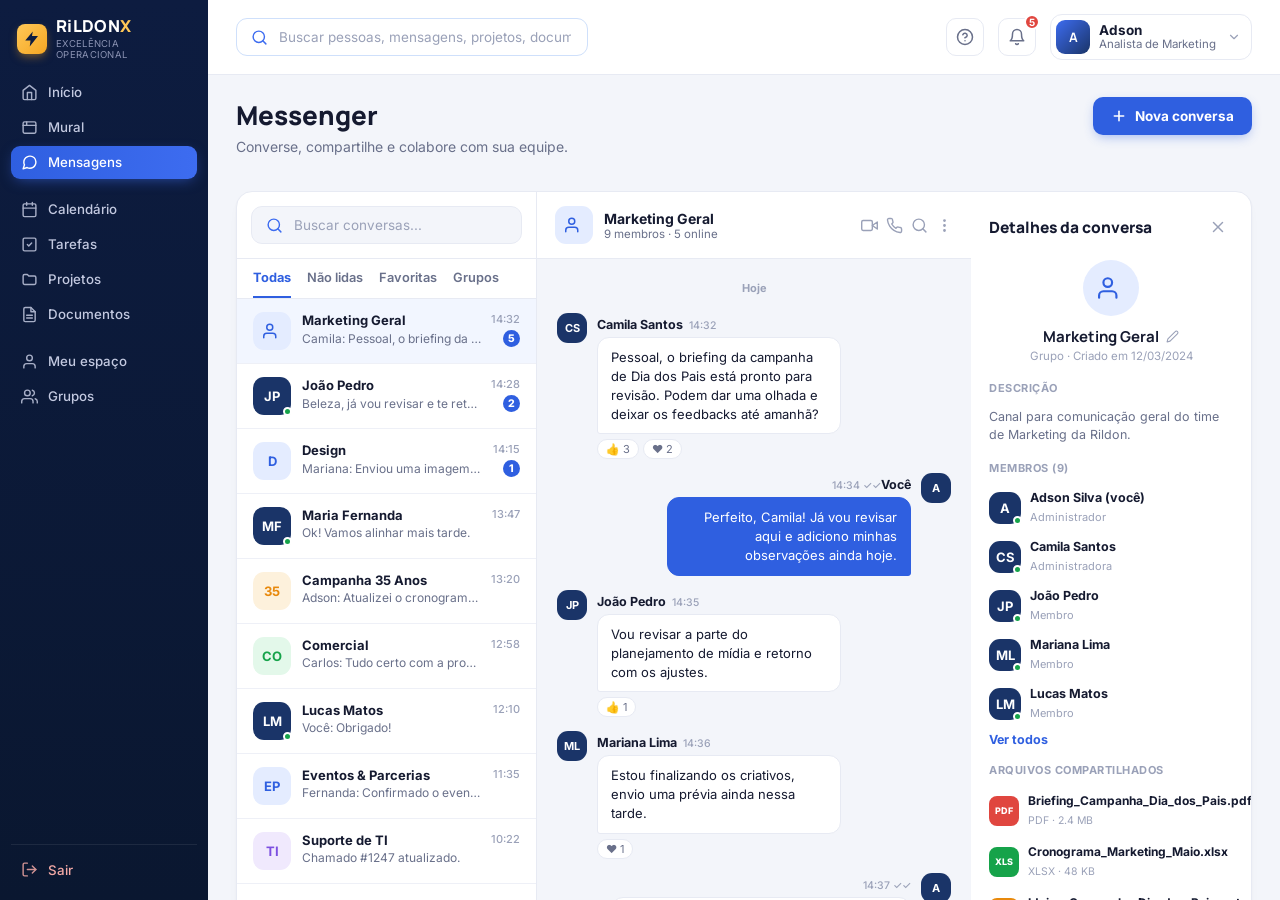
<file: rildonx-site/rildonx/mensagens.html>
<!DOCTYPE html>
<html lang="pt-BR">
<head>
<meta charset="UTF-8">
<meta name="viewport" content="width=device-width, initial-scale=1.0">
<title>Mensagens · RildonX</title>
<meta name="description" content="RildonX — ecossistema digital da Rildon.">
<link rel="icon" href="assets/img/favicon.svg" type="image/svg+xml">
<link rel="stylesheet" href="assets/css/styles.css">
</head>
<body data-page="messenger">
<div class="app" id="app-root">
<div class="sidebar-backdrop" id="sidebar-backdrop" onclick="toggleSidebar(false)"></div>
<aside class="sidebar">
  <div class="logo">
    <div class="logo-bolt">
      <svg width="18" height="18" viewBox="0 0 24 24" fill="#0d1c40"><path d="M13 2 3 14h7l-1 8 11-14h-8l1-6z"/></svg>
    </div>
    <div>
      <div class="logo-text">RiLDON<span>X</span></div>
      <div class="logo-tag">Excelência operacional</div>
    </div>
  </div>

  <nav class="nav">
    <a href="index.html" class="nav-item" data-page="inicio">
      <svg viewBox="0 0 24 24" fill="none" stroke="currentColor" stroke-width="2" stroke-linecap="round" stroke-linejoin="round"><path d="M3 9l9-7 9 7v11a2 2 0 0 1-2 2H5a2 2 0 0 1-2-2z"/><polyline points="9 22 9 12 15 12 15 22"/></svg>
      Início
    </a>
    <a href="mural.html" class="nav-item" data-page="feed">
      <svg viewBox="0 0 24 24" fill="none" stroke="currentColor" stroke-width="2" stroke-linecap="round" stroke-linejoin="round"><rect x="3" y="4" width="18" height="16" rx="2"/><path d="M3 9h18M8 4v5"/></svg>
      Mural
    </a>
    <a href="mensagens.html" class="nav-item" data-page="messenger">
      <svg viewBox="0 0 24 24" fill="none" stroke="currentColor" stroke-width="2" stroke-linecap="round" stroke-linejoin="round"><path d="M21 11.5a8.38 8.38 0 0 1-.9 3.8 8.5 8.5 0 0 1-7.6 4.7 8.38 8.38 0 0 1-3.8-.9L3 21l1.9-5.7a8.38 8.38 0 0 1-.9-3.8 8.5 8.5 0 0 1 4.7-7.6 8.38 8.38 0 0 1 3.8-.9h.5a8.48 8.48 0 0 1 8 8v.5z"/></svg>
      Mensagens
    </a>

    <div class="nav-gap"></div>

    <a href="calendario.html" class="nav-item" data-page="calendario">
      <svg viewBox="0 0 24 24" fill="none" stroke="currentColor" stroke-width="2" stroke-linecap="round" stroke-linejoin="round"><rect x="3" y="4" width="18" height="18" rx="2"/><path d="M16 2v4M8 2v4M3 10h18"/></svg>
      Calendário
    </a>
    <a href="tarefas.html" class="nav-item" data-page="tarefas">
      <svg viewBox="0 0 24 24" fill="none" stroke="currentColor" stroke-width="2" stroke-linecap="round" stroke-linejoin="round"><rect x="3" y="3" width="18" height="18" rx="2"/><path d="M9 12l2 2 4-4"/></svg>
      Tarefas
    </a>
    <a href="projetos.html" class="nav-item" data-page="projetos">
      <svg viewBox="0 0 24 24" fill="none" stroke="currentColor" stroke-width="2" stroke-linecap="round" stroke-linejoin="round"><path d="M3 7a2 2 0 0 1 2-2h4l2 2h8a2 2 0 0 1 2 2v8a2 2 0 0 1-2 2H5a2 2 0 0 1-2-2z"/></svg>
      Projetos
    </a>
    <a href="documentos.html" class="nav-item" data-page="documentos">
      <svg viewBox="0 0 24 24" fill="none" stroke="currentColor" stroke-width="2" stroke-linecap="round" stroke-linejoin="round"><path d="M14 2H6a2 2 0 0 0-2 2v16a2 2 0 0 0 2 2h12a2 2 0 0 0 2-2V8z"/><polyline points="14 2 14 8 20 8"/><line x1="16" y1="13" x2="8" y2="13"/><line x1="16" y1="17" x2="8" y2="17"/></svg>
      Documentos
    </a>

    <div class="nav-gap"></div>

    <a href="meu-espaco.html" class="nav-item" data-page="meuespaco">
      <svg viewBox="0 0 24 24" fill="none" stroke="currentColor" stroke-width="2" stroke-linecap="round" stroke-linejoin="round"><path d="M20 21v-2a4 4 0 0 0-4-4H8a4 4 0 0 0-4 4v2"/><circle cx="12" cy="7" r="4"/></svg>
      Meu espaço
    </a>
    <a href="grupos.html" class="nav-item" data-page="grupos">
      <svg viewBox="0 0 24 24" fill="none" stroke="currentColor" stroke-width="2" stroke-linecap="round" stroke-linejoin="round"><path d="M17 21v-2a4 4 0 0 0-4-4H5a4 4 0 0 0-4 4v2"/><circle cx="9" cy="7" r="4"/><path d="M23 21v-2a4 4 0 0 0-3-3.87M16 3.13a4 4 0 0 1 0 7.75"/></svg>
      Grupos
    </a>
  </nav>

  <div class="sidebar-spacer"></div>

  <div class="sidebar-bottom nav">
    <a href="#" class="nav-item logout-item">
      <svg viewBox="0 0 24 24" fill="none" stroke="currentColor" stroke-width="2" stroke-linecap="round" stroke-linejoin="round"><path d="M9 21H5a2 2 0 0 1-2-2V5a2 2 0 0 1 2-2h4"/><polyline points="16 17 21 12 16 7"/><line x1="21" y1="12" x2="9" y2="12"/></svg>
      Sair
    </a>
  </div>
</aside>
<div class="main">
  <header class="topbar">
    <button class="icon-btn mobile-menu-btn" id="mobile-menu-btn" onclick="toggleSidebar()" title="Menu">
      <svg viewBox="0 0 24 24" fill="none" stroke="currentColor" stroke-width="2" stroke-linecap="round" stroke-linejoin="round"><line x1="3" y1="6" x2="21" y2="6"/><line x1="3" y1="12" x2="21" y2="12"/><line x1="3" y1="18" x2="21" y2="18"/></svg>
    </button>
    <div class="search-box">
      <svg viewBox="0 0 24 24" fill="none" stroke="currentColor" stroke-width="2" stroke-linecap="round" stroke-linejoin="round"><circle cx="11" cy="11" r="8"/><line x1="21" y1="21" x2="16.65" y2="16.65"/></svg>
      <input type="text" id="global-search" placeholder="Buscar pessoas, mensagens, projetos, documentos...">
    </div>
    <div class="topbar-spacer"></div>
    <div class="topbar-right">
      <button class="icon-btn" title="Ajuda">
        <svg viewBox="0 0 24 24" fill="none" stroke="currentColor" stroke-width="2" stroke-linecap="round" stroke-linejoin="round"><circle cx="12" cy="12" r="10"/><path d="M9.09 9a3 3 0 0 1 5.83 1c0 2-3 3-3 3"/><line x1="12" y1="17" x2="12.01" y2="17"/></svg>
      </button>
      <div class="notif-wrap">
        <button class="icon-btn" id="notif-btn" onclick="toggleNotifications(event)" title="Notificações">
          <svg viewBox="0 0 24 24" fill="none" stroke="currentColor" stroke-width="2" stroke-linecap="round" stroke-linejoin="round"><path d="M18 8a6 6 0 0 0-12 0c0 7-3 9-3 9h18s-3-2-3-9"/><path d="M13.73 21a2 2 0 0 1-3.46 0"/></svg>
          <span class="badge">5</span>
        </button>
        <div class="notif-dropdown" id="notif-dropdown">
          <div class="notif-dropdown-head">
            <h3>Atividade recente</h3>
            <span class="see-all">Ver todas</span>
          </div>
          <div class="activity-list">
            <div class="activity-row">
              <div class="task-avatar" style="border-radius:9px;">JP</div>
              <div class="activity-text"><b>João Pedro</b> atualizou o projeto Campanha 35 Anos <span class="activity-sub" style="display:block;">Projeto · Campanha 35 Anos</span></div>
              <div class="activity-time">há 20 min</div>
            </div>
            <div class="activity-row">
              <div class="activity-icon" style="background:var(--orange-bg);color:var(--orange);"><svg viewBox="0 0 24 24" fill="none" stroke="currentColor" stroke-width="2" stroke-linecap="round" stroke-linejoin="round"><path d="M18 8a6 6 0 0 0-12 0c0 7-3 9-3 9h18s-3-2-3-9"/></svg></div>
              <div class="activity-text"><b>Marketing</b> publicou um novo aviso <span class="activity-sub" style="display:block;">Aviso · Promoção Gauss</span></div>
              <div class="activity-time">há 1h</div>
            </div>
            <div class="activity-row">
              <div class="task-avatar" style="border-radius:9px;">V</div>
              <div class="activity-text"><b>Você</b> foi adicionado à tarefa Revisar material da campanha <span class="activity-sub" style="display:block;">Tarefa · Campanha 35 Anos</span></div>
              <div class="activity-time">há 2h</div>
            </div>
            <div class="activity-row">
              <div class="task-avatar" style="border-radius:9px;">MF</div>
              <div class="activity-text"><b>Maria Fernanda</b> comentou na tarefa Post para Instagram <span class="activity-sub" style="display:block;">Tarefa · Mídias Sociais</span></div>
              <div class="activity-time">há 3h</div>
            </div>
          </div>
        </div>
      </div>
      <div class="user-chip">
        <div class="avatar">A</div>
        <div class="user-meta">
          <div class="user-name">Adson</div>
          <div class="user-role">Analista de Marketing</div>
        </div>
        <svg viewBox="0 0 24 24" fill="none" stroke="currentColor" stroke-width="2" stroke-linecap="round" stroke-linejoin="round"><polyline points="6 9 12 15 18 9"/></svg>
      </div>
    </div>
  </header>
  <div class="content">
<section class="page-view" id="page-messenger" style="display:block;">
<div class="page-head">
      <div>
        <h1>Messenger</h1>
        <p>Converse, compartilhe e colabore com sua equipe.</p>
      </div>
      <button class="btn">
        <svg viewBox="0 0 24 24" fill="none" stroke="currentColor" stroke-width="2.4" stroke-linecap="round" stroke-linejoin="round"><line x1="12" y1="5" x2="12" y2="19"/><line x1="5" y1="12" x2="19" y2="12"/></svg>
        Nova conversa
      </button>
    </div>

    <div class="messenger-shell">
      <div class="conv-list">
        <div class="conv-search">
          <div class="search-box" style="max-width:none;">
            <svg viewBox="0 0 24 24" fill="none" stroke="currentColor" stroke-width="2" stroke-linecap="round" stroke-linejoin="round"><circle cx="11" cy="11" r="8"/><line x1="21" y1="21" x2="16.65" y2="16.65"/></svg>
            <input placeholder="Buscar conversas...">
          </div>
        </div>
        <div class="conv-tabs">
          <span class="active">Todas</span>
          <span>Não lidas</span>
          <span>Favoritas</span>
          <span>Grupos</span>
        </div>
        <div class="conv-scroll">
          <div class="conv-item active">
            <div class="conv-avatar group"><svg viewBox="0 0 24 24" fill="none" stroke="currentColor" stroke-width="2" stroke-linecap="round" stroke-linejoin="round" width="18" height="18"><path d="M17 21v-2a4 4 0 0 0-4-4H5a4 4 0 0 0-4 4v2"/><circle cx="9" cy="7" r="4"/></svg></div>
            <div class="conv-body">
              <div class="top-line"><b>Marketing Geral</b><span class="time">14:32</span></div>
              <div class="preview"><p>Camila: Pessoal, o briefing da campanha...</p><span class="unread">5</span></div>
            </div>
          </div>
          <div class="conv-item">
            <div class="conv-avatar">JP<span class="online-dot"></span></div>
            <div class="conv-body">
              <div class="top-line"><b>João Pedro</b><span class="time">14:28</span></div>
              <div class="preview"><p>Beleza, já vou revisar e te retorno.</p><span class="unread">2</span></div>
            </div>
          </div>
          <div class="conv-item">
            <div class="conv-avatar group">D</div>
            <div class="conv-body">
              <div class="top-line"><b>Design</b><span class="time">14:15</span></div>
              <div class="preview"><p>Mariana: Enviou uma imagem 🖼</p><span class="unread">1</span></div>
            </div>
          </div>
          <div class="conv-item">
            <div class="conv-avatar">MF<span class="online-dot"></span></div>
            <div class="conv-body">
              <div class="top-line"><b>Maria Fernanda</b><span class="time">13:47</span></div>
              <div class="preview"><p>Ok! Vamos alinhar mais tarde.</p></div>
            </div>
          </div>
          <div class="conv-item">
            <div class="conv-avatar group" style="background:var(--orange-bg);color:var(--orange);">35</div>
            <div class="conv-body">
              <div class="top-line"><b>Campanha 35 Anos</b><span class="time">13:20</span></div>
              <div class="preview"><p>Adson: Atualizei o cronograma no projeto.</p></div>
            </div>
          </div>
          <div class="conv-item">
            <div class="conv-avatar group" style="background:var(--green-bg);color:var(--green);">CO</div>
            <div class="conv-body">
              <div class="top-line"><b>Comercial</b><span class="time">12:58</span></div>
              <div class="preview"><p>Carlos: Tudo certo com a proposta!</p></div>
            </div>
          </div>
          <div class="conv-item">
            <div class="conv-avatar">LM<span class="online-dot"></span></div>
            <div class="conv-body">
              <div class="top-line"><b>Lucas Matos</b><span class="time">12:10</span></div>
              <div class="preview"><p>Você: Obrigado!</p></div>
            </div>
          </div>
          <div class="conv-item">
            <div class="conv-avatar group">EP</div>
            <div class="conv-body">
              <div class="top-line"><b>Eventos &amp; Parcerias</b><span class="time">11:35</span></div>
              <div class="preview"><p>Fernanda: Confirmado o evento para...</p></div>
            </div>
          </div>
          <div class="conv-item">
            <div class="conv-avatar group" style="background:var(--purple-bg);color:var(--purple);">TI</div>
            <div class="conv-body">
              <div class="top-line"><b>Suporte de TI</b><span class="time">10:22</span></div>
              <div class="preview"><p>Chamado #1247 atualizado.</p></div>
            </div>
          </div>
        </div>
        <div style="padding:12px 16px;"><a href="#" class="post-link">Ver mais conversas</a></div>
      </div>

      <div class="chat-panel">
        <div class="chat-head">
          <div class="conv-avatar group"><svg viewBox="0 0 24 24" fill="none" stroke="currentColor" stroke-width="2" stroke-linecap="round" stroke-linejoin="round" width="18" height="18"><path d="M17 21v-2a4 4 0 0 0-4-4H5a4 4 0 0 0-4 4v2"/><circle cx="9" cy="7" r="4"/></svg></div>
          <div><b>Marketing Geral</b><div class="sub">9 membros · 5 online</div></div>
          <div class="chat-head-icons">
            <svg viewBox="0 0 24 24" fill="none" stroke="currentColor" stroke-width="2" stroke-linecap="round" stroke-linejoin="round"><polygon points="23 7 16 12 23 17 23 7"/><rect x="1" y="5" width="15" height="14" rx="2"/></svg>
            <svg viewBox="0 0 24 24" fill="none" stroke="currentColor" stroke-width="2" stroke-linecap="round" stroke-linejoin="round"><path d="M22 16.92v3a2 2 0 0 1-2.18 2 19.79 19.79 0 0 1-8.63-3.07 19.5 19.5 0 0 1-6-6 19.79 19.79 0 0 1-3.07-8.67A2 2 0 0 1 4.11 2h3a2 2 0 0 1 2 1.72c.13.96.36 1.9.68 2.81a2 2 0 0 1-.45 2.11L8.09 9.91a16 16 0 0 0 6 6l1.27-1.27a2 2 0 0 1 2.11-.45c.9.32 1.85.55 2.81.68A2 2 0 0 1 22 16.92z"/></svg>
            <svg viewBox="0 0 24 24" fill="none" stroke="currentColor" stroke-width="2" stroke-linecap="round" stroke-linejoin="round"><circle cx="11" cy="11" r="8"/><line x1="21" y1="21" x2="16.65" y2="16.65"/></svg>
            <svg viewBox="0 0 24 24" fill="none" stroke="currentColor" stroke-width="2" stroke-linecap="round" stroke-linejoin="round"><circle cx="12" cy="5" r="1"/><circle cx="12" cy="12" r="1"/><circle cx="12" cy="19" r="1"/></svg>
          </div>
        </div>
        <div class="chat-body">
          <div class="chat-daylabel">Hoje</div>
          <div class="msg">
            <div class="conv-avatar">CS</div>
            <div class="msg-content">
              <b>Camila Santos</b><span class="msg-time">14:32</span>
              <div class="bubble">Pessoal, o briefing da campanha de Dia dos Pais está pronto para revisão. Podem dar uma olhada e deixar os feedbacks até amanhã?</div>
              <div><span class="reaction-chip">👍 3</span> <span class="reaction-chip">❤️ 2</span></div>
            </div>
          </div>
          <div class="msg self">
            <div class="conv-avatar">A</div>
            <div class="msg-content">
              <span class="msg-time">14:34 ✓✓</span><b>Você</b>
              <div class="bubble">Perfeito, Camila! Já vou revisar aqui e adiciono minhas observações ainda hoje.</div>
            </div>
          </div>
          <div class="msg">
            <div class="conv-avatar">JP</div>
            <div class="msg-content">
              <b>João Pedro</b><span class="msg-time">14:35</span>
              <div class="bubble">Vou revisar a parte do planejamento de mídia e retorno com os ajustes.</div>
              <div><span class="reaction-chip">👍 1</span></div>
            </div>
          </div>
          <div class="msg">
            <div class="conv-avatar">ML</div>
            <div class="msg-content">
              <b>Mariana Lima</b><span class="msg-time">14:36</span>
              <div class="bubble">Estou finalizando os criativos, envio uma prévia ainda nessa tarde.</div>
              <div><span class="reaction-chip">❤️ 1</span></div>
            </div>
          </div>
          <div class="msg self">
            <div class="conv-avatar">A</div>
            <div class="msg-content">
              <span class="msg-time">14:37 ✓✓</span>
              <div class="file-bubble">
                <div class="doc-icon pdf">PDF</div>
                <div><b>Briefing_Campanha_Dia_dos_Pais.pdf</b><span>PDF · 2.4 MB</span></div>
              </div>
            </div>
          </div>
        </div>
        <div class="chat-input">
          <div class="icons">
            <svg viewBox="0 0 24 24" fill="none" stroke="currentColor" stroke-width="2" stroke-linecap="round" stroke-linejoin="round"><circle cx="12" cy="12" r="10"/><path d="M8 14s1.5 2 4 2 4-2 4-2"/><line x1="9" y1="9" x2="9.01" y2="9"/><line x1="15" y1="9" x2="15.01" y2="9"/></svg>
            <svg viewBox="0 0 24 24" fill="none" stroke="currentColor" stroke-width="2" stroke-linecap="round" stroke-linejoin="round"><path d="M21.44 11.05l-9.19 9.19a6 6 0 0 1-8.49-8.49l9.19-9.19a4 4 0 0 1 5.66 5.66l-9.2 9.19a2 2 0 0 1-2.83-2.83l8.49-8.48"/></svg>
          </div>
          <input placeholder="Digite uma mensagem...">
          <div class="icons">
            <svg viewBox="0 0 24 24" fill="none" stroke="currentColor" stroke-width="2" stroke-linecap="round" stroke-linejoin="round"><rect x="3" y="3" width="18" height="18" rx="2"/><circle cx="8.5" cy="8.5" r="1.5"/><polyline points="21 15 16 10 5 21"/></svg>
          </div>
          <div class="send-btn"><svg viewBox="0 0 24 24" fill="none" stroke="currentColor" stroke-width="2" stroke-linecap="round" stroke-linejoin="round"><line x1="22" y1="2" x2="11" y2="13"/><polygon points="22 2 15 22 11 13 2 9 22 2"/></svg></div>
        </div>
      </div>

      <div class="details-panel">
        <div class="details-panel-head">
          <h3>Detalhes da conversa</h3>
          <button><svg viewBox="0 0 24 24" fill="none" stroke="currentColor" stroke-width="2" stroke-linecap="round" stroke-linejoin="round"><line x1="18" y1="6" x2="6" y2="18"/><line x1="6" y1="6" x2="18" y2="18"/></svg></button>
        </div>
        <div class="group-hero"><svg viewBox="0 0 24 24" fill="none" stroke="currentColor" stroke-width="2" stroke-linecap="round" stroke-linejoin="round"><path d="M17 21v-2a4 4 0 0 0-4-4H5a4 4 0 0 0-4 4v2"/><circle cx="9" cy="7" r="4"/></svg></div>
        <h4>Marketing Geral <svg viewBox="0 0 24 24" fill="none" stroke="currentColor" stroke-width="2" stroke-linecap="round" stroke-linejoin="round"><path d="M17 3a2.85 2.83 0 1 1 4 4L7.5 20.5 2 22l1.5-5.5z"/></svg></h4>
        <div class="meta">Grupo · Criado em 12/03/2024</div>

        <h5>Descrição</h5>
        <p class="desc">Canal para comunicação geral do time de Marketing da Rildon.</p>

        <h5>Membros (9)</h5>
        <div class="member-row"><div class="conv-avatar" style="width:32px;height:32px;">A<span class="online-dot"></span></div><div><b>Adson Silva (você)</b><span>Administrador</span></div></div>
        <div class="member-row"><div class="conv-avatar" style="width:32px;height:32px;">CS<span class="online-dot"></span></div><div><b>Camila Santos</b><span>Administradora</span></div></div>
        <div class="member-row"><div class="conv-avatar" style="width:32px;height:32px;">JP<span class="online-dot"></span></div><div><b>João Pedro</b><span>Membro</span></div></div>
        <div class="member-row"><div class="conv-avatar" style="width:32px;height:32px;">ML<span class="online-dot"></span></div><div><b>Mariana Lima</b><span>Membro</span></div></div>
        <div class="member-row"><div class="conv-avatar" style="width:32px;height:32px;">LM<span class="online-dot"></span></div><div><b>Lucas Matos</b><span>Membro</span></div></div>
        <a href="#" class="post-link" style="display:block;margin-top:4px;">Ver todos</a>

        <h5>Arquivos compartilhados</h5>
        <div class="file-mini"><div class="doc-icon pdf">PDF</div><div><b>Briefing_Campanha_Dia_dos_Pais.pdf</b><span>PDF · 2.4 MB</span></div></div>
        <div class="file-mini"><div class="doc-icon xlsx">XLS</div><div><b>Cronograma_Marketing_Maio.xlsx</b><span>XLSX · 48 KB</span></div></div>
        <div class="file-mini"><div class="doc-icon pptx">PPT</div><div><b>Ideias_Campanha_Dia_dos_Pais.pptx</b><span>PPTX · 5.7 MB</span></div></div>
        <a href="#" class="post-link" style="display:block;margin-top:2px;">Ver todos</a>

        <button class="leave-btn">Sair do grupo</button>
      </div>
    </div>
</section>
  </div>
</div>
</div>

<div class="modal-backdrop" id="modal-backdrop" onclick="closeModal()">
  <div class="modal-panel wide" id="modal-nova-tarefa" onclick="event.stopPropagation()">
    <div class="modal-head">
      <h3><svg viewBox="0 0 24 24" fill="none" stroke="currentColor" stroke-width="2" stroke-linecap="round" stroke-linejoin="round"><rect x="3" y="3" width="18" height="18" rx="2"/><path d="M9 12l2 2 4-4"/></svg>Nova tarefa</h3>
      <button class="modal-close-btn" onclick="closeModal()"><svg viewBox="0 0 24 24" fill="none" stroke="currentColor" stroke-width="2.2" stroke-linecap="round" stroke-linejoin="round"><line x1="18" y1="6" x2="6" y2="18"/><line x1="6" y1="6" x2="18" y2="18"/></svg></button>
    </div>
    <div class="modal-body">
      <div class="field">
        <label>Nome da tarefa</label>
        <input type="text" id="nt-nome" placeholder="Ex: Revisar material da campanha">
      </div>
      <div class="field-row">
        <div class="field">
          <label>Prazo</label>
          <input type="date" id="nt-prazo" value="2026-09-20">
        </div>
        <div class="field">
          <label>Etapa</label>
          <div class="choice-group" id="nt-etapa-group">
            <button type="button" class="choice-btn selected" data-etapa="Pendente" onclick="selectChoice(this,'nt-etapa-group')">Pendente</button>
            <button type="button" class="choice-btn" data-etapa="Em andamento" onclick="selectChoice(this,'nt-etapa-group')">Em andamento</button>
            <button type="button" class="choice-btn" data-etapa="Concluída" onclick="selectChoice(this,'nt-etapa-group')">Concluída</button>
          </div>
        </div>
      </div>
      <div class="field">
        <label>Prioridade</label>
        <div class="choice-group" id="nt-prioridade-group">
          <button type="button" class="choice-btn opt-alta" data-priority="Alta" onclick="selectChoice(this,'nt-prioridade-group')">Alta</button>
          <button type="button" class="choice-btn opt-media selected" data-priority="Média" onclick="selectChoice(this,'nt-prioridade-group')">Média</button>
          <button type="button" class="choice-btn opt-baixa" data-priority="Baixa" onclick="selectChoice(this,'nt-prioridade-group')">Baixa</button>
        </div>
      </div>
      <div class="field">
        <label>Checklist</label>
        <div class="checklist" id="nt-checklist">
          <div class="checklist-item">
            <input type="text" placeholder="Item da checklist...">
            <button type="button" class="rm-btn" onclick="this.parentElement.remove()"><svg viewBox="0 0 24 24" fill="none" stroke="currentColor" stroke-width="2.2" stroke-linecap="round" stroke-linejoin="round"><line x1="18" y1="6" x2="6" y2="18"/><line x1="6" y1="6" x2="18" y2="18"/></svg></button>
          </div>
        </div>
        <button type="button" class="add-line-btn" onclick="addChecklistItem()"><svg viewBox="0 0 24 24" fill="none" stroke="currentColor" stroke-width="2.4" stroke-linecap="round" stroke-linejoin="round"><line x1="12" y1="5" x2="12" y2="19"/><line x1="5" y1="12" x2="19" y2="12"/></svg>Adicionar item</button>
      </div>
      <div class="field">
        <label>Adicionar pessoas</label>
        <div class="people-picker" id="nt-people-group">
          <div class="people-chip" data-name="Adson" onclick="togglePeopleChip(this)"><div class="mini-avatar">A</div>Adson</div>
          <div class="people-chip" data-name="Camila" onclick="togglePeopleChip(this)"><div class="mini-avatar" style="background:var(--purple);">C</div>Camila</div>
          <div class="people-chip" data-name="João Pedro" onclick="togglePeopleChip(this)"><div class="mini-avatar" style="background:var(--orange);">J</div>João Pedro</div>
          <div class="people-chip" data-name="Mariana" onclick="togglePeopleChip(this)"><div class="mini-avatar" style="background:var(--green);">M</div>Mariana</div>
          <div class="people-chip" data-name="Lucas" onclick="togglePeopleChip(this)"><div class="mini-avatar" style="background:var(--teal);">L</div>Lucas</div>
          <div class="people-chip" data-name="Fernanda" onclick="togglePeopleChip(this)"><div class="mini-avatar" style="background:var(--red);">F</div>Fernanda</div>
        </div>
      </div>
    </div>
    <div class="modal-foot">
      <button class="btn secondary" onclick="closeModal()">Cancelar</button>
      <button class="btn" onclick="submitNovaTarefa()">Criar tarefa</button>
    </div>
  </div>

  <div class="modal-panel" id="modal-setor-pessoal" onclick="event.stopPropagation()">
    <div class="modal-head">
      <h3><svg viewBox="0 0 24 24" fill="none" stroke="currentColor" stroke-width="2" stroke-linecap="round" stroke-linejoin="round"><path d="M20 21v-2a4 4 0 0 0-4-4H8a4 4 0 0 0-4 4v2"/><circle cx="12" cy="7" r="4"/></svg>Setor pessoal</h3>
      <button class="modal-close-btn" onclick="closeModal()"><svg viewBox="0 0 24 24" fill="none" stroke="currentColor" stroke-width="2.2" stroke-linecap="round" stroke-linejoin="round"><line x1="18" y1="6" x2="6" y2="18"/><line x1="6" y1="6" x2="18" y2="18"/></svg></button>
    </div>
    <div class="modal-body">
      <div class="option-list">
        <button type="button" class="option-btn" onclick="submitSetorPessoal('Solicitar uma conversa')">
          <div class="opt-icon"><svg viewBox="0 0 24 24" fill="none" stroke="currentColor" stroke-width="2" stroke-linecap="round" stroke-linejoin="round"><path d="M21 11.5a8.38 8.38 0 0 1-.9 3.8 8.5 8.5 0 0 1-7.6 4.7 8.38 8.38 0 0 1-3.8-.9L3 21l1.9-5.7a8.38 8.38 0 0 1-.9-3.8 8.5 8.5 0 0 1 4.7-7.6 8.38 8.38 0 0 1 3.8-.9h.5a8.48 8.48 0 0 1 8 8v.5z"/></svg></div>
          <div><b>Solicitar uma conversa</b><span>Agende um bate-papo com o RH</span></div>
          <div class="chev"><svg viewBox="0 0 24 24" fill="none" stroke="currentColor" stroke-width="2" stroke-linecap="round" stroke-linejoin="round"><polyline points="9 18 15 12 9 6"/></svg></div>
        </button>
        <button type="button" class="option-btn" onclick="submitSetorPessoal('Documentos/declarações')">
          <div class="opt-icon"><svg viewBox="0 0 24 24" fill="none" stroke="currentColor" stroke-width="2" stroke-linecap="round" stroke-linejoin="round"><path d="M14 2H6a2 2 0 0 0-2 2v16a2 2 0 0 0 2 2h12a2 2 0 0 0 2-2V8z"/><polyline points="14 2 14 8 20 8"/></svg></div>
          <div><b>Documentos/declarações</b><span>Solicite documentos oficiais</span></div>
          <div class="chev"><svg viewBox="0 0 24 24" fill="none" stroke="currentColor" stroke-width="2" stroke-linecap="round" stroke-linejoin="round"><polyline points="9 18 15 12 9 6"/></svg></div>
        </button>
        <button type="button" class="option-btn" onclick="submitSetorPessoal('Ponto')">
          <div class="opt-icon"><svg viewBox="0 0 24 24" fill="none" stroke="currentColor" stroke-width="2" stroke-linecap="round" stroke-linejoin="round"><circle cx="12" cy="12" r="9"/><polyline points="12 7 12 12 15 14"/></svg></div>
          <div><b>Ponto</b><span>Ajustes e consulta de ponto</span></div>
          <div class="chev"><svg viewBox="0 0 24 24" fill="none" stroke="currentColor" stroke-width="2" stroke-linecap="round" stroke-linejoin="round"><polyline points="9 18 15 12 9 6"/></svg></div>
        </button>
        <button type="button" class="option-btn" onclick="submitSetorPessoal('Atestado/afastamento')">
          <div class="opt-icon"><svg viewBox="0 0 24 24" fill="none" stroke="currentColor" stroke-width="2" stroke-linecap="round" stroke-linejoin="round"><path d="M14 2H6a2 2 0 0 0-2 2v16a2 2 0 0 0 2 2h12a2 2 0 0 0 2-2V8z"/><polyline points="14 2 14 8 20 8"/><line x1="9" y1="15" x2="15" y2="15"/></svg></div>
          <div><b>Atestado/afastamento</b><span>Envie um atestado médico</span></div>
          <div class="chev"><svg viewBox="0 0 24 24" fill="none" stroke="currentColor" stroke-width="2" stroke-linecap="round" stroke-linejoin="round"><polyline points="9 18 15 12 9 6"/></svg></div>
        </button>
      </div>
    </div>
  </div>

  <div class="modal-panel" id="modal-suporte-ti" onclick="event.stopPropagation()">
    <div class="modal-head">
      <h3><svg viewBox="0 0 24 24" fill="none" stroke="currentColor" stroke-width="2" stroke-linecap="round" stroke-linejoin="round"><path d="M18 8a6 6 0 0 0-12 0c0 7-3 9-3 9h18s-3-2-3-9"/></svg>Suporte de TI</h3>
      <button class="modal-close-btn" onclick="closeModal()"><svg viewBox="0 0 24 24" fill="none" stroke="currentColor" stroke-width="2.2" stroke-linecap="round" stroke-linejoin="round"><line x1="18" y1="6" x2="6" y2="18"/><line x1="6" y1="6" x2="18" y2="18"/></svg></button>
    </div>
    <div class="modal-body">
      <div class="field">
        <label>Categoria do chamado</label>
        <div class="choice-group" id="ti-categoria-group">
          <button type="button" class="choice-btn selected" data-cat="Impressora" onclick="selectChoice(this,'ti-categoria-group')">Impressora</button>
          <button type="button" class="choice-btn" data-cat="Internet" onclick="selectChoice(this,'ti-categoria-group')">Internet</button>
          <button type="button" class="choice-btn" data-cat="Ramal" onclick="selectChoice(this,'ti-categoria-group')">Ramal</button>
          <button type="button" class="choice-btn" data-cat="Compra/solicitação" onclick="selectChoice(this,'ti-categoria-group')">Compra/solicitação</button>
        </div>
      </div>
      <div class="field">
        <label>Descreva o problema</label>
        <textarea id="ti-texto" maxlength="150" placeholder="Descreva brevemente o que está acontecendo..." oninput="document.getElementById('ti-charcount').textContent = this.value.length + '/150'"></textarea>
        <div class="charcount" id="ti-charcount">0/150</div>
      </div>
    </div>
    <div class="modal-foot">
      <button class="btn secondary" onclick="closeModal()">Cancelar</button>
      <button class="btn" onclick="submitSuporteTI()">Enviar solicitação</button>
    </div>
  </div>

  <div class="modal-panel wide" id="modal-reserva-sala" onclick="event.stopPropagation()">
    <div class="modal-head">
      <h3><svg viewBox="0 0 24 24" fill="none" stroke="currentColor" stroke-width="2" stroke-linecap="round" stroke-linejoin="round"><rect x="3" y="4" width="18" height="18" rx="2"/><path d="M16 2v4M8 2v4M3 10h18"/></svg>Solicitar sala de reunião</h3>
      <button class="modal-close-btn" onclick="closeModal()"><svg viewBox="0 0 24 24" fill="none" stroke="currentColor" stroke-width="2.2" stroke-linecap="round" stroke-linejoin="round"><line x1="18" y1="6" x2="6" y2="18"/><line x1="6" y1="6" x2="18" y2="18"/></svg></button>
    </div>
    <div class="modal-body" id="reserva-form-view">
      <div id="reserva-conflict-slot"></div>
      <div class="field">
        <label>Sala</label>
        <div class="choice-group" id="rs-sala-group">
          <button type="button" class="choice-btn selected" data-sala="Sala de Reunião" onclick="selectChoice(this,'rs-sala-group')">Sala de reunião</button>
          <button type="button" class="choice-btn" data-sala="Auditório" onclick="selectChoice(this,'rs-sala-group')">Auditório</button>
        </div>
      </div>
      <div class="field-row-3">
        <div class="field"><label>Data</label><input type="date" id="rs-data" value="2026-09-14"></div>
        <div class="field"><label>Início</label><input type="time" id="rs-inicio" value="14:00"></div>
        <div class="field"><label>Fim</label><input type="time" id="rs-fim" value="15:00"></div>
      </div>
      <div class="field-row">
        <div class="field"><label>Quantidade de participantes</label><input type="number" id="rs-qtd" min="1" value="4"></div>
        <div class="field"><label>Motivo / assunto</label><input type="text" id="rs-motivo" placeholder="Ex: Reunião com fornecedor Gauss"></div>
      </div>
      <div class="field">
        <label>Participantes</label>
        <div class="people-picker" id="rs-people-group">
          <div class="people-chip" data-name="Adson" onclick="togglePeopleChip(this)"><div class="mini-avatar">A</div>Adson</div>
          <div class="people-chip" data-name="Camila" onclick="togglePeopleChip(this)"><div class="mini-avatar" style="background:var(--purple);">C</div>Camila</div>
          <div class="people-chip" data-name="João Pedro" onclick="togglePeopleChip(this)"><div class="mini-avatar" style="background:var(--orange);">J</div>João Pedro</div>
          <div class="people-chip" data-name="Mariana" onclick="togglePeopleChip(this)"><div class="mini-avatar" style="background:var(--green);">M</div>Mariana</div>
          <div class="people-chip" data-name="Lucas" onclick="togglePeopleChip(this)"><div class="mini-avatar" style="background:var(--teal);">L</div>Lucas</div>
          <div class="people-chip" data-name="Fernanda" onclick="togglePeopleChip(this)"><div class="mini-avatar" style="background:var(--red);">F</div>Fernanda</div>
        </div>
      </div>
      <div class="field">
        <label>Recursos necessários</label>
        <div class="checkbox-grid">
          <label class="checkbox-opt"><input type="checkbox" value="TV / tela">📺 TV / tela</label>
          <label class="checkbox-opt"><input type="checkbox" value="Notebook">💻 Notebook</label>
          <label class="checkbox-opt"><input type="checkbox" value="Videoconferência">🎥 Videoconferência</label>
          <label class="checkbox-opt"><input type="checkbox" value="Quadro">📝 Quadro</label>
          <label class="checkbox-opt"><input type="checkbox" value="Café / água">☕ Café / água</label>
          <label class="checkbox-opt"><input type="checkbox" value="Outro">🔌 Outro</label>
        </div>
      </div>
    </div>
    <div class="modal-body" id="reserva-confirm-view" style="display:none;"></div>
    <div class="modal-foot" id="reserva-form-foot">
      <button class="btn secondary" onclick="closeModal()">Cancelar</button>
      <button class="btn" onclick="submitReservaSala()">Solicitar reserva</button>
    </div>
  </div>

  <div class="modal-panel" id="modal-politicas" onclick="event.stopPropagation()">
    <div class="modal-head">
      <h3><svg viewBox="0 0 24 24" fill="none" stroke="currentColor" stroke-width="2" stroke-linecap="round" stroke-linejoin="round"><path d="M14 2H6a2 2 0 0 0-2 2v16a2 2 0 0 0 2 2h12a2 2 0 0 0 2-2V8z"/><polyline points="14 2 14 8 20 8"/></svg>Políticas internas</h3>
      <button class="modal-close-btn" onclick="closeModal()"><svg viewBox="0 0 24 24" fill="none" stroke="currentColor" stroke-width="2.2" stroke-linecap="round" stroke-linejoin="round"><line x1="18" y1="6" x2="6" y2="18"/><line x1="6" y1="6" x2="18" y2="18"/></svg></button>
    </div>
    <div class="modal-body">
      <div class="policy-list">
        <div class="policy-row"><div class="doc-icon pdf">PDF</div><div><b>Regulamento Interno</b><span>Atualizado em 10/01/2026 · 1.4 MB</span></div><button class="dl-btn"><svg viewBox="0 0 24 24" fill="none" stroke="currentColor" stroke-width="2" stroke-linecap="round" stroke-linejoin="round"><path d="M21 15v4a2 2 0 0 1-2 2H5a2 2 0 0 1-2-2v-4"/><polyline points="7 10 12 15 17 10"/><line x1="12" y1="15" x2="12" y2="3"/></svg></button></div>
        <div class="policy-row"><div class="doc-icon docx">DOC</div><div><b>Missão, Visão e Valores</b><span>Atualizado em 03/02/2025 · 320 KB</span></div><button class="dl-btn"><svg viewBox="0 0 24 24" fill="none" stroke="currentColor" stroke-width="2" stroke-linecap="round" stroke-linejoin="round"><path d="M21 15v4a2 2 0 0 1-2 2H5a2 2 0 0 1-2-2v-4"/><polyline points="7 10 12 15 17 10"/><line x1="12" y1="15" x2="12" y2="3"/></svg></button></div>
        <div class="policy-row"><div class="doc-icon pdf">PDF</div><div><b>Código de Conduta e Ética</b><span>Atualizado em 22/11/2025 · 980 KB</span></div><button class="dl-btn"><svg viewBox="0 0 24 24" fill="none" stroke="currentColor" stroke-width="2" stroke-linecap="round" stroke-linejoin="round"><path d="M21 15v4a2 2 0 0 1-2 2H5a2 2 0 0 1-2-2v-4"/><polyline points="7 10 12 15 17 10"/><line x1="12" y1="15" x2="12" y2="3"/></svg></button></div>
        <div class="policy-row"><div class="doc-icon xlsx">XLS</div><div><b>Política de Benefícios</b><span>Atualizado em 14/03/2026 · 210 KB</span></div><button class="dl-btn"><svg viewBox="0 0 24 24" fill="none" stroke="currentColor" stroke-width="2" stroke-linecap="round" stroke-linejoin="round"><path d="M21 15v4a2 2 0 0 1-2 2H5a2 2 0 0 1-2-2v-4"/><polyline points="7 10 12 15 17 10"/><line x1="12" y1="15" x2="12" y2="3"/></svg></button></div>
        <div class="policy-row"><div class="doc-icon pdf">PDF</div><div><b>Política de Segurança da Informação</b><span>Atualizado em 05/06/2026 · 640 KB</span></div><button class="dl-btn"><svg viewBox="0 0 24 24" fill="none" stroke="currentColor" stroke-width="2" stroke-linecap="round" stroke-linejoin="round"><path d="M21 15v4a2 2 0 0 1-2 2H5a2 2 0 0 1-2-2v-4"/><polyline points="7 10 12 15 17 10"/><line x1="12" y1="15" x2="12" y2="3"/></svg></button></div>
      </div>
    </div>
  </div>
</div>

<div class="toast-wrap" id="toast-wrap"></div>

<script src="assets/js/app.js"></script>
</body>
</html>
</file>
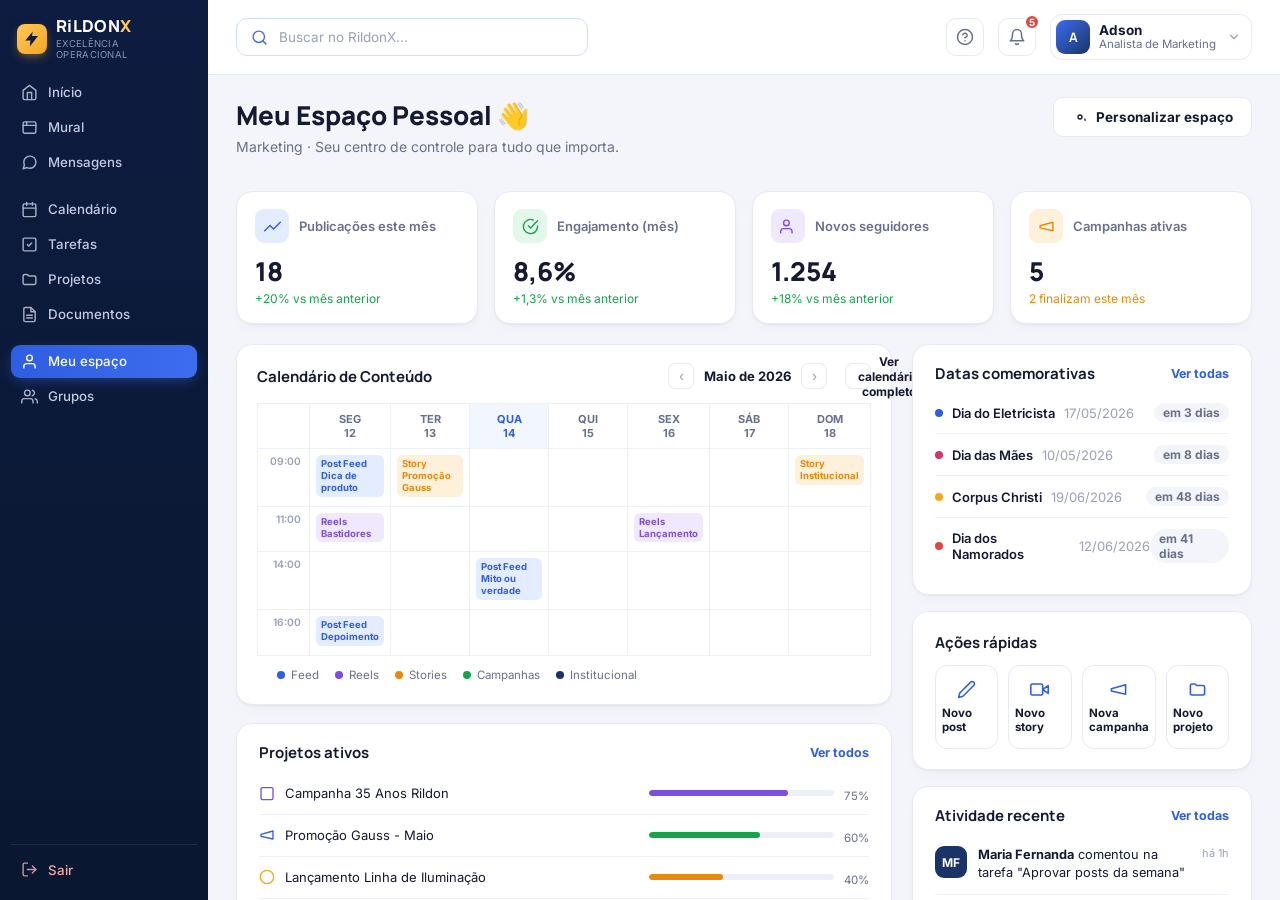
<file: rildonx-site/rildonx/meu-espaco.html>
<!DOCTYPE html>
<html lang="pt-BR">
<head>
<meta charset="UTF-8">
<meta name="viewport" content="width=device-width, initial-scale=1.0">
<title>Meu espaço · RildonX</title>
<meta name="description" content="RildonX — ecossistema digital da Rildon.">
<link rel="icon" href="assets/img/favicon.svg" type="image/svg+xml">
<link rel="stylesheet" href="assets/css/styles.css">
</head>
<body data-page="meuespaco">
<div class="app" id="app-root">
<div class="sidebar-backdrop" id="sidebar-backdrop" onclick="toggleSidebar(false)"></div>
<aside class="sidebar">
  <div class="logo">
    <div class="logo-bolt">
      <svg width="18" height="18" viewBox="0 0 24 24" fill="#0d1c40"><path d="M13 2 3 14h7l-1 8 11-14h-8l1-6z"/></svg>
    </div>
    <div>
      <div class="logo-text">RiLDON<span>X</span></div>
      <div class="logo-tag">Excelência operacional</div>
    </div>
  </div>

  <nav class="nav">
    <a href="index.html" class="nav-item" data-page="inicio">
      <svg viewBox="0 0 24 24" fill="none" stroke="currentColor" stroke-width="2" stroke-linecap="round" stroke-linejoin="round"><path d="M3 9l9-7 9 7v11a2 2 0 0 1-2 2H5a2 2 0 0 1-2-2z"/><polyline points="9 22 9 12 15 12 15 22"/></svg>
      Início
    </a>
    <a href="mural.html" class="nav-item" data-page="feed">
      <svg viewBox="0 0 24 24" fill="none" stroke="currentColor" stroke-width="2" stroke-linecap="round" stroke-linejoin="round"><rect x="3" y="4" width="18" height="16" rx="2"/><path d="M3 9h18M8 4v5"/></svg>
      Mural
    </a>
    <a href="mensagens.html" class="nav-item" data-page="messenger">
      <svg viewBox="0 0 24 24" fill="none" stroke="currentColor" stroke-width="2" stroke-linecap="round" stroke-linejoin="round"><path d="M21 11.5a8.38 8.38 0 0 1-.9 3.8 8.5 8.5 0 0 1-7.6 4.7 8.38 8.38 0 0 1-3.8-.9L3 21l1.9-5.7a8.38 8.38 0 0 1-.9-3.8 8.5 8.5 0 0 1 4.7-7.6 8.38 8.38 0 0 1 3.8-.9h.5a8.48 8.48 0 0 1 8 8v.5z"/></svg>
      Mensagens
    </a>

    <div class="nav-gap"></div>

    <a href="calendario.html" class="nav-item" data-page="calendario">
      <svg viewBox="0 0 24 24" fill="none" stroke="currentColor" stroke-width="2" stroke-linecap="round" stroke-linejoin="round"><rect x="3" y="4" width="18" height="18" rx="2"/><path d="M16 2v4M8 2v4M3 10h18"/></svg>
      Calendário
    </a>
    <a href="tarefas.html" class="nav-item" data-page="tarefas">
      <svg viewBox="0 0 24 24" fill="none" stroke="currentColor" stroke-width="2" stroke-linecap="round" stroke-linejoin="round"><rect x="3" y="3" width="18" height="18" rx="2"/><path d="M9 12l2 2 4-4"/></svg>
      Tarefas
    </a>
    <a href="projetos.html" class="nav-item" data-page="projetos">
      <svg viewBox="0 0 24 24" fill="none" stroke="currentColor" stroke-width="2" stroke-linecap="round" stroke-linejoin="round"><path d="M3 7a2 2 0 0 1 2-2h4l2 2h8a2 2 0 0 1 2 2v8a2 2 0 0 1-2 2H5a2 2 0 0 1-2-2z"/></svg>
      Projetos
    </a>
    <a href="documentos.html" class="nav-item" data-page="documentos">
      <svg viewBox="0 0 24 24" fill="none" stroke="currentColor" stroke-width="2" stroke-linecap="round" stroke-linejoin="round"><path d="M14 2H6a2 2 0 0 0-2 2v16a2 2 0 0 0 2 2h12a2 2 0 0 0 2-2V8z"/><polyline points="14 2 14 8 20 8"/><line x1="16" y1="13" x2="8" y2="13"/><line x1="16" y1="17" x2="8" y2="17"/></svg>
      Documentos
    </a>

    <div class="nav-gap"></div>

    <a href="meu-espaco.html" class="nav-item" data-page="meuespaco">
      <svg viewBox="0 0 24 24" fill="none" stroke="currentColor" stroke-width="2" stroke-linecap="round" stroke-linejoin="round"><path d="M20 21v-2a4 4 0 0 0-4-4H8a4 4 0 0 0-4 4v2"/><circle cx="12" cy="7" r="4"/></svg>
      Meu espaço
    </a>
    <a href="grupos.html" class="nav-item" data-page="grupos">
      <svg viewBox="0 0 24 24" fill="none" stroke="currentColor" stroke-width="2" stroke-linecap="round" stroke-linejoin="round"><path d="M17 21v-2a4 4 0 0 0-4-4H5a4 4 0 0 0-4 4v2"/><circle cx="9" cy="7" r="4"/><path d="M23 21v-2a4 4 0 0 0-3-3.87M16 3.13a4 4 0 0 1 0 7.75"/></svg>
      Grupos
    </a>
  </nav>

  <div class="sidebar-spacer"></div>

  <div class="sidebar-bottom nav">
    <a href="#" class="nav-item logout-item">
      <svg viewBox="0 0 24 24" fill="none" stroke="currentColor" stroke-width="2" stroke-linecap="round" stroke-linejoin="round"><path d="M9 21H5a2 2 0 0 1-2-2V5a2 2 0 0 1 2-2h4"/><polyline points="16 17 21 12 16 7"/><line x1="21" y1="12" x2="9" y2="12"/></svg>
      Sair
    </a>
  </div>
</aside>
<div class="main">
  <header class="topbar">
    <button class="icon-btn mobile-menu-btn" id="mobile-menu-btn" onclick="toggleSidebar()" title="Menu">
      <svg viewBox="0 0 24 24" fill="none" stroke="currentColor" stroke-width="2" stroke-linecap="round" stroke-linejoin="round"><line x1="3" y1="6" x2="21" y2="6"/><line x1="3" y1="12" x2="21" y2="12"/><line x1="3" y1="18" x2="21" y2="18"/></svg>
    </button>
    <div class="search-box">
      <svg viewBox="0 0 24 24" fill="none" stroke="currentColor" stroke-width="2" stroke-linecap="round" stroke-linejoin="round"><circle cx="11" cy="11" r="8"/><line x1="21" y1="21" x2="16.65" y2="16.65"/></svg>
      <input type="text" id="global-search" placeholder="Buscar no RildonX...">
    </div>
    <div class="topbar-spacer"></div>
    <div class="topbar-right">
      <button class="icon-btn" title="Ajuda">
        <svg viewBox="0 0 24 24" fill="none" stroke="currentColor" stroke-width="2" stroke-linecap="round" stroke-linejoin="round"><circle cx="12" cy="12" r="10"/><path d="M9.09 9a3 3 0 0 1 5.83 1c0 2-3 3-3 3"/><line x1="12" y1="17" x2="12.01" y2="17"/></svg>
      </button>
      <div class="notif-wrap">
        <button class="icon-btn" id="notif-btn" onclick="toggleNotifications(event)" title="Notificações">
          <svg viewBox="0 0 24 24" fill="none" stroke="currentColor" stroke-width="2" stroke-linecap="round" stroke-linejoin="round"><path d="M18 8a6 6 0 0 0-12 0c0 7-3 9-3 9h18s-3-2-3-9"/><path d="M13.73 21a2 2 0 0 1-3.46 0"/></svg>
          <span class="badge">5</span>
        </button>
        <div class="notif-dropdown" id="notif-dropdown">
          <div class="notif-dropdown-head">
            <h3>Atividade recente</h3>
            <span class="see-all">Ver todas</span>
          </div>
          <div class="activity-list">
            <div class="activity-row">
              <div class="task-avatar" style="border-radius:9px;">JP</div>
              <div class="activity-text"><b>João Pedro</b> atualizou o projeto Campanha 35 Anos <span class="activity-sub" style="display:block;">Projeto · Campanha 35 Anos</span></div>
              <div class="activity-time">há 20 min</div>
            </div>
            <div class="activity-row">
              <div class="activity-icon" style="background:var(--orange-bg);color:var(--orange);"><svg viewBox="0 0 24 24" fill="none" stroke="currentColor" stroke-width="2" stroke-linecap="round" stroke-linejoin="round"><path d="M18 8a6 6 0 0 0-12 0c0 7-3 9-3 9h18s-3-2-3-9"/></svg></div>
              <div class="activity-text"><b>Marketing</b> publicou um novo aviso <span class="activity-sub" style="display:block;">Aviso · Promoção Gauss</span></div>
              <div class="activity-time">há 1h</div>
            </div>
            <div class="activity-row">
              <div class="task-avatar" style="border-radius:9px;">V</div>
              <div class="activity-text"><b>Você</b> foi adicionado à tarefa Revisar material da campanha <span class="activity-sub" style="display:block;">Tarefa · Campanha 35 Anos</span></div>
              <div class="activity-time">há 2h</div>
            </div>
            <div class="activity-row">
              <div class="task-avatar" style="border-radius:9px;">MF</div>
              <div class="activity-text"><b>Maria Fernanda</b> comentou na tarefa Post para Instagram <span class="activity-sub" style="display:block;">Tarefa · Mídias Sociais</span></div>
              <div class="activity-time">há 3h</div>
            </div>
          </div>
        </div>
      </div>
      <div class="user-chip">
        <div class="avatar">A</div>
        <div class="user-meta">
          <div class="user-name">Adson</div>
          <div class="user-role">Analista de Marketing</div>
        </div>
        <svg viewBox="0 0 24 24" fill="none" stroke="currentColor" stroke-width="2" stroke-linecap="round" stroke-linejoin="round"><polyline points="6 9 12 15 18 9"/></svg>
      </div>
    </div>
  </header>
  <div class="content">
<section class="page-view" id="page-meuespaco" style="display:block;">
<div class="page-head">
      <div>
        <h1>Meu Espaço Pessoal 👋</h1>
        <p>Marketing · Seu centro de controle para tudo que importa.</p>
      </div>
      <button class="btn secondary">
        <svg viewBox="0 0 24 24" fill="none" stroke="currentColor" stroke-width="2" stroke-linecap="round" stroke-linejoin="round"><circle cx="12" cy="12" r="3"/><path d="M19.4 15a1.65 1.65 0 0 0 .33 1.82"/></svg>
        Personalizar espaço
      </button>
    </div>

    <div class="stat-grid">
      <div class="stat-card">
        <div class="top"><div class="stat-icon blue"><svg viewBox="0 0 24 24" fill="none" stroke="currentColor" stroke-width="2" stroke-linecap="round" stroke-linejoin="round"><polyline points="23 6 13.5 15.5 8.5 10.5 1 18"/></svg></div><span class="stat-label">Publicações este mês</span></div>
        <div class="stat-value">18</div>
        <div class="stat-sub up">+20% vs mês anterior</div>
      </div>
      <div class="stat-card">
        <div class="top"><div class="stat-icon green"><svg viewBox="0 0 24 24" fill="none" stroke="currentColor" stroke-width="2" stroke-linecap="round" stroke-linejoin="round"><path d="M22 11.08V12a10 10 0 1 1-5.93-9.14"/><polyline points="22 4 12 14.01 9 11.01"/></svg></div><span class="stat-label">Engajamento (mês)</span></div>
        <div class="stat-value">8,6%</div>
        <div class="stat-sub up">+1,3% vs mês anterior</div>
      </div>
      <div class="stat-card">
        <div class="top"><div class="stat-icon purple"><svg viewBox="0 0 24 24" fill="none" stroke="currentColor" stroke-width="2" stroke-linecap="round" stroke-linejoin="round"><path d="M17 21v-2a4 4 0 0 0-4-4H5a4 4 0 0 0-4 4v2"/><circle cx="9" cy="7" r="4"/></svg></div><span class="stat-label">Novos seguidores</span></div>
        <div class="stat-value">1.254</div>
        <div class="stat-sub up">+18% vs mês anterior</div>
      </div>
      <div class="stat-card">
        <div class="top"><div class="stat-icon orange"><svg viewBox="0 0 24 24" fill="none" stroke="currentColor" stroke-width="2" stroke-linecap="round" stroke-linejoin="round"><path d="M3 11l18-5v12L3 14v-3z"/></svg></div><span class="stat-label">Campanhas ativas</span></div>
        <div class="stat-value">5</div>
        <div class="stat-sub" style="color:var(--orange);">2 finalizam este mês</div>
      </div>
    </div>

    <div class="layout-2col">
      <div>
        <div class="card">
          <div class="mini-calendar-board">
            <div class="mcb-head">
              <h3 style="font-size:15px;">Calendário de Conteúdo</h3>
              <div class="mcb-nav"><button>‹</button><span>Maio de 2026</span><button>›</button><button class="btn secondary" style="padding:6px 12px;font-size:12px;margin-left:8px;">Ver calendário completo</button></div>
            </div>
            <div class="week-grid">
              <div class="cell hour"></div>
              <div class="dow-cell">SEG<br>12</div><div class="dow-cell">TER<br>13</div><div class="dow-cell today">QUA<br>14</div><div class="dow-cell">QUI<br>15</div><div class="dow-cell">SEX<br>16</div><div class="dow-cell">SÁB<br>17</div><div class="dow-cell">DOM<br>18</div>

              <div class="cell hour">09:00</div>
              <div class="cell"><div class="event-chip c-feed">Post Feed<br>Dica de produto</div></div>
              <div class="cell"><div class="event-chip c-story">Story<br>Promoção Gauss</div></div>
              <div class="cell"></div>
              <div class="cell"></div>
              <div class="cell"></div>
              <div class="cell"></div>
              <div class="cell"><div class="event-chip c-story">Story<br>Institucional</div></div>

              <div class="cell hour">11:00</div>
              <div class="cell"><div class="event-chip c-reels">Reels<br>Bastidores</div></div>
              <div class="cell"></div>
              <div class="cell"></div>
              <div class="cell"></div>
              <div class="cell"><div class="event-chip c-reels">Reels<br>Lançamento</div></div>
              <div class="cell"></div>
              <div class="cell"></div>

              <div class="cell hour">14:00</div>
              <div class="cell"></div>
              <div class="cell"></div>
              <div class="cell"><div class="event-chip c-feed">Post Feed<br>Mito ou verdade</div></div>
              <div class="cell"></div>
              <div class="cell"></div>
              <div class="cell"></div>
              <div class="cell"></div>

              <div class="cell hour">16:00</div>
              <div class="cell"><div class="event-chip c-feed">Post Feed<br>Depoimento</div></div>
              <div class="cell"></div>
              <div class="cell"></div>
              <div class="cell"></div>
              <div class="cell"></div>
              <div class="cell"></div>
              <div class="cell"></div>
            </div>
            <div class="legend-row">
              <div class="item"><span class="dot" style="background:var(--blue-600);"></span>Feed</div>
              <div class="item"><span class="dot" style="background:var(--purple);"></span>Reels</div>
              <div class="item"><span class="dot" style="background:var(--orange);"></span>Stories</div>
              <div class="item"><span class="dot" style="background:var(--green);"></span>Campanhas</div>
              <div class="item"><span class="dot" style="background:var(--navy-700);"></span>Institucional</div>
            </div>
          </div>
        </div>

        <div class="card" style="margin-top:18px;">
          <div class="card-head"><h3>Projetos ativos</h3><span class="see-all">Ver todos</span></div>
          <div class="card-pad" style="padding-top:6px;">
            <div class="simple-list">
              <div class="simple-row"><div class="left"><svg viewBox="0 0 24 24" fill="none" stroke="var(--purple)" stroke-width="2" stroke-linecap="round" stroke-linejoin="round" width="16" height="16"><rect x="3" y="4" width="18" height="18" rx="2"/></svg>Campanha 35 Anos Rildon</div><div style="display:flex;align-items:center;gap:10px;width:220px;"><div class="progress-track" style="flex:1;"><div class="progress-fill purple" style="width:75%"></div></div><span class="progress-pct">75%</span></div></div>
              <div class="simple-row"><div class="left"><svg viewBox="0 0 24 24" fill="none" stroke="var(--blue-600)" stroke-width="2" stroke-linecap="round" stroke-linejoin="round" width="16" height="16"><path d="M3 11l18-5v12L3 14v-3z"/></svg>Promoção Gauss - Maio</div><div style="display:flex;align-items:center;gap:10px;width:220px;"><div class="progress-track" style="flex:1;"><div class="progress-fill" style="width:60%"></div></div><span class="progress-pct">60%</span></div></div>
              <div class="simple-row"><div class="left"><svg viewBox="0 0 24 24" fill="none" stroke="var(--gold-500)" stroke-width="2" stroke-linecap="round" stroke-linejoin="round" width="16" height="16"><circle cx="12" cy="12" r="10"/></svg>Lançamento Linha de Iluminação</div><div style="display:flex;align-items:center;gap:10px;width:220px;"><div class="progress-track" style="flex:1;"><div class="progress-fill orange" style="width:40%"></div></div><span class="progress-pct">40%</span></div></div>
              <div class="simple-row"><div class="left"><svg viewBox="0 0 24 24" fill="none" stroke="var(--navy-700)" stroke-width="2" stroke-linecap="round" stroke-linejoin="round" width="16" height="16"><rect x="3" y="4" width="18" height="18" rx="2"/></svg>AutoAju 2026</div><div style="display:flex;align-items:center;gap:10px;width:220px;"><div class="progress-track" style="flex:1;"><div class="progress-fill orange" style="width:20%"></div></div><span class="progress-pct">20%</span></div></div>
            </div>
          </div>
        </div>

        <div class="card" style="margin-top:18px;">
          <div class="card-head"><h3>Desempenho de conteúdo (mês)</h3><span class="see-all">Ver relatório completo</span></div>
          <div class="card-pad linechart-wrap">
            <div class="metrics-row">
              <div class="metric"><span>Alcance</span><b>128.7K</b><span class="delta">+22%</span></div>
              <div class="metric"><span>Engajamento</span><b>8,6%</b><span class="delta">+1,3%</span></div>
              <div class="metric"><span>Cliques</span><b>3.452</b><span class="delta">+18%</span></div>
              <div class="metric"><span>Conversões</span><b>289</b><span class="delta">+12%</span></div>
            </div>
            <svg viewBox="0 0 600 160" style="width:100%;height:160px;">
              <polyline fill="none" stroke="#3d6cf0" stroke-width="2.5" stroke-linecap="round" stroke-linejoin="round" points="0,110 40,90 80,100 120,70 160,85 200,60 240,75 280,50 320,68 360,45 400,58 440,38 480,55 520,32 560,48 600,30"/>
              <polyline fill="rgba(61,108,240,0.08)" stroke="none" points="0,110 40,90 80,100 120,70 160,85 200,60 240,75 280,50 320,68 360,45 400,58 440,38 480,55 520,32 560,48 600,30 600,160 0,160"/>
            </svg>
            <div style="display:flex;justify-content:space-between;font-size:10.5px;color:var(--text-soft);padding:0 4px;">
              <span>01/05</span><span>05/05</span><span>10/05</span><span>15/05</span><span>20/05</span><span>25/05</span><span>30/05</span>
            </div>
          </div>
        </div>
      </div>

      <div class="side-widgets">
        <div class="card">
          <div class="card-head"><h3>Datas comemorativas</h3><span class="see-all">Ver todas</span></div>
          <div class="card-pad" style="padding-top:4px;">
            <div class="mini-row"><div class="left"><span style="width:8px;height:8px;border-radius:50%;background:var(--blue-600);display:inline-block;"></span>Dia do Eletricista <span style="color:var(--text-soft);font-weight:400;">17/05/2026</span></div><span class="mini-badge">em 3 dias</span></div>
            <div class="mini-row"><div class="left"><span style="width:8px;height:8px;border-radius:50%;background:#d6336c;display:inline-block;"></span>Dia das Mães <span style="color:var(--text-soft);font-weight:400;">10/05/2026</span></div><span class="mini-badge">em 8 dias</span></div>
            <div class="mini-row"><div class="left"><span style="width:8px;height:8px;border-radius:50%;background:var(--gold-500);display:inline-block;"></span>Corpus Christi <span style="color:var(--text-soft);font-weight:400;">19/06/2026</span></div><span class="mini-badge">em 48 dias</span></div>
            <div class="mini-row"><div class="left"><span style="width:8px;height:8px;border-radius:50%;background:var(--red);display:inline-block;"></span>Dia dos Namorados <span style="color:var(--text-soft);font-weight:400;">12/06/2026</span></div><span class="mini-badge">em 41 dias</span></div>
          </div>
        </div>

        <div class="card card-pad">
          <h3 style="font-size:15px;font-weight:700;margin-bottom:12px;">Ações rápidas</h3>
          <div class="quick-actions">
            <div class="qa-btn"><svg viewBox="0 0 24 24" fill="none" stroke="currentColor" stroke-width="2" stroke-linecap="round" stroke-linejoin="round"><path d="M17 3a2.85 2.83 0 1 1 4 4L7.5 20.5 2 22l1.5-5.5z"/></svg>Novo post</div>
            <div class="qa-btn"><svg viewBox="0 0 24 24" fill="none" stroke="currentColor" stroke-width="2" stroke-linecap="round" stroke-linejoin="round"><polygon points="23 7 16 12 23 17 23 7"/><rect x="1" y="5" width="15" height="14" rx="2"/></svg>Novo story</div>
            <div class="qa-btn"><svg viewBox="0 0 24 24" fill="none" stroke="currentColor" stroke-width="2" stroke-linecap="round" stroke-linejoin="round"><path d="M3 11l18-5v12L3 14v-3z"/></svg>Nova campanha</div>
            <div class="qa-btn"><svg viewBox="0 0 24 24" fill="none" stroke="currentColor" stroke-width="2" stroke-linecap="round" stroke-linejoin="round"><path d="M3 7a2 2 0 0 1 2-2h4l2 2h8a2 2 0 0 1 2 2v8a2 2 0 0 1-2 2H5a2 2 0 0 1-2-2z"/></svg>Novo projeto</div>
          </div>
        </div>

        <div class="card">
          <div class="card-head"><h3>Atividade recente</h3><span class="see-all">Ver todas</span></div>
          <div class="card-pad" style="padding-top:4px;">
            <div class="activity-list">
              <div class="activity-row"><div class="task-avatar" style="border-radius:9px;">MF</div><div class="activity-text"><b>Maria Fernanda</b> comentou na tarefa "Aprovar posts da semana"</div><div class="activity-time">há 1h</div></div>
              <div class="activity-row"><div class="task-avatar" style="border-radius:9px;">JP</div><div class="activity-text"><b>João Pedro</b> anexou um arquivo na tarefa "Criar roteiro de vídeo - Promoção Gauss"</div><div class="activity-time">há 2h</div></div>
              <div class="activity-row"><div class="activity-icon" style="background:var(--green-bg);color:var(--green);"><svg viewBox="0 0 24 24" fill="none" stroke="currentColor" stroke-width="2" stroke-linecap="round" stroke-linejoin="round"><path d="M22 11.08V12a10 10 0 1 1-5.93-9.14"/><polyline points="22 4 12 14.01 9 11.01"/></svg></div><div class="activity-text"><b>Você</b> concluiu a tarefa "Briefing - Campanha Mês das Mães"</div><div class="activity-time">há 3h</div></div>
              <div class="activity-row"><div class="task-avatar" style="border-radius:9px;">C</div><div class="activity-text"><b>Carla</b> atualizou o projeto "Campanha 35 Anos"</div><div class="activity-time">há 5h</div></div>
            </div>
          </div>
        </div>

        <div class="card">
          <div class="card-head"><h3>Ideias &amp; Pautas</h3><span class="see-all">Ver todas</span></div>
          <div class="card-pad" style="padding-top:2px;">
            <div class="idea-row"><svg viewBox="0 0 24 24" fill="none" stroke="currentColor" stroke-width="2" stroke-linecap="round" stroke-linejoin="round"><path d="M9 18h6M10 22h4M12 2a6 6 0 0 0-4 10.5c.6.6 1 1.4 1 2.5h6c0-1.1.4-1.9 1-2.5A6 6 0 0 0 12 2z"/></svg>Vídeo: Como escolher o alternador certo?</div>
            <div class="idea-row"><svg viewBox="0 0 24 24" fill="none" stroke="currentColor" stroke-width="2" stroke-linecap="round" stroke-linejoin="round"><path d="M9 18h6M10 22h4M12 2a6 6 0 0 0-4 10.5c.6.6 1 1.4 1 2.5h6c0-1.1.4-1.9 1-2.5A6 6 0 0 0 12 2z"/></svg>Carrossel: Cuidados com os faróis</div>
            <div class="idea-row"><svg viewBox="0 0 24 24" fill="none" stroke="currentColor" stroke-width="2" stroke-linecap="round" stroke-linejoin="round"><path d="M9 18h6M10 22h4M12 2a6 6 0 0 0-4 10.5c.6.6 1 1.4 1 2.5h6c0-1.1.4-1.9 1-2.5A6 6 0 0 0 12 2z"/></svg>Reels: Bastidores do estoque</div>
            <a href="#" class="add-link"><svg viewBox="0 0 24 24" width="14" height="14" fill="none" stroke="currentColor" stroke-width="2.4" stroke-linecap="round" stroke-linejoin="round"><line x1="12" y1="5" x2="12" y2="19"/><line x1="5" y1="12" x2="19" y2="12"/></svg>Adicionar nova ideia</a>
          </div>
        </div>
      </div>
    </div>
</section>
  </div>
</div>
</div>

<div class="modal-backdrop" id="modal-backdrop" onclick="closeModal()">
  <div class="modal-panel wide" id="modal-nova-tarefa" onclick="event.stopPropagation()">
    <div class="modal-head">
      <h3><svg viewBox="0 0 24 24" fill="none" stroke="currentColor" stroke-width="2" stroke-linecap="round" stroke-linejoin="round"><rect x="3" y="3" width="18" height="18" rx="2"/><path d="M9 12l2 2 4-4"/></svg>Nova tarefa</h3>
      <button class="modal-close-btn" onclick="closeModal()"><svg viewBox="0 0 24 24" fill="none" stroke="currentColor" stroke-width="2.2" stroke-linecap="round" stroke-linejoin="round"><line x1="18" y1="6" x2="6" y2="18"/><line x1="6" y1="6" x2="18" y2="18"/></svg></button>
    </div>
    <div class="modal-body">
      <div class="field">
        <label>Nome da tarefa</label>
        <input type="text" id="nt-nome" placeholder="Ex: Revisar material da campanha">
      </div>
      <div class="field-row">
        <div class="field">
          <label>Prazo</label>
          <input type="date" id="nt-prazo" value="2026-09-20">
        </div>
        <div class="field">
          <label>Etapa</label>
          <div class="choice-group" id="nt-etapa-group">
            <button type="button" class="choice-btn selected" data-etapa="Pendente" onclick="selectChoice(this,'nt-etapa-group')">Pendente</button>
            <button type="button" class="choice-btn" data-etapa="Em andamento" onclick="selectChoice(this,'nt-etapa-group')">Em andamento</button>
            <button type="button" class="choice-btn" data-etapa="Concluída" onclick="selectChoice(this,'nt-etapa-group')">Concluída</button>
          </div>
        </div>
      </div>
      <div class="field">
        <label>Prioridade</label>
        <div class="choice-group" id="nt-prioridade-group">
          <button type="button" class="choice-btn opt-alta" data-priority="Alta" onclick="selectChoice(this,'nt-prioridade-group')">Alta</button>
          <button type="button" class="choice-btn opt-media selected" data-priority="Média" onclick="selectChoice(this,'nt-prioridade-group')">Média</button>
          <button type="button" class="choice-btn opt-baixa" data-priority="Baixa" onclick="selectChoice(this,'nt-prioridade-group')">Baixa</button>
        </div>
      </div>
      <div class="field">
        <label>Checklist</label>
        <div class="checklist" id="nt-checklist">
          <div class="checklist-item">
            <input type="text" placeholder="Item da checklist...">
            <button type="button" class="rm-btn" onclick="this.parentElement.remove()"><svg viewBox="0 0 24 24" fill="none" stroke="currentColor" stroke-width="2.2" stroke-linecap="round" stroke-linejoin="round"><line x1="18" y1="6" x2="6" y2="18"/><line x1="6" y1="6" x2="18" y2="18"/></svg></button>
          </div>
        </div>
        <button type="button" class="add-line-btn" onclick="addChecklistItem()"><svg viewBox="0 0 24 24" fill="none" stroke="currentColor" stroke-width="2.4" stroke-linecap="round" stroke-linejoin="round"><line x1="12" y1="5" x2="12" y2="19"/><line x1="5" y1="12" x2="19" y2="12"/></svg>Adicionar item</button>
      </div>
      <div class="field">
        <label>Adicionar pessoas</label>
        <div class="people-picker" id="nt-people-group">
          <div class="people-chip" data-name="Adson" onclick="togglePeopleChip(this)"><div class="mini-avatar">A</div>Adson</div>
          <div class="people-chip" data-name="Camila" onclick="togglePeopleChip(this)"><div class="mini-avatar" style="background:var(--purple);">C</div>Camila</div>
          <div class="people-chip" data-name="João Pedro" onclick="togglePeopleChip(this)"><div class="mini-avatar" style="background:var(--orange);">J</div>João Pedro</div>
          <div class="people-chip" data-name="Mariana" onclick="togglePeopleChip(this)"><div class="mini-avatar" style="background:var(--green);">M</div>Mariana</div>
          <div class="people-chip" data-name="Lucas" onclick="togglePeopleChip(this)"><div class="mini-avatar" style="background:var(--teal);">L</div>Lucas</div>
          <div class="people-chip" data-name="Fernanda" onclick="togglePeopleChip(this)"><div class="mini-avatar" style="background:var(--red);">F</div>Fernanda</div>
        </div>
      </div>
    </div>
    <div class="modal-foot">
      <button class="btn secondary" onclick="closeModal()">Cancelar</button>
      <button class="btn" onclick="submitNovaTarefa()">Criar tarefa</button>
    </div>
  </div>

  <div class="modal-panel" id="modal-setor-pessoal" onclick="event.stopPropagation()">
    <div class="modal-head">
      <h3><svg viewBox="0 0 24 24" fill="none" stroke="currentColor" stroke-width="2" stroke-linecap="round" stroke-linejoin="round"><path d="M20 21v-2a4 4 0 0 0-4-4H8a4 4 0 0 0-4 4v2"/><circle cx="12" cy="7" r="4"/></svg>Setor pessoal</h3>
      <button class="modal-close-btn" onclick="closeModal()"><svg viewBox="0 0 24 24" fill="none" stroke="currentColor" stroke-width="2.2" stroke-linecap="round" stroke-linejoin="round"><line x1="18" y1="6" x2="6" y2="18"/><line x1="6" y1="6" x2="18" y2="18"/></svg></button>
    </div>
    <div class="modal-body">
      <div class="option-list">
        <button type="button" class="option-btn" onclick="submitSetorPessoal('Solicitar uma conversa')">
          <div class="opt-icon"><svg viewBox="0 0 24 24" fill="none" stroke="currentColor" stroke-width="2" stroke-linecap="round" stroke-linejoin="round"><path d="M21 11.5a8.38 8.38 0 0 1-.9 3.8 8.5 8.5 0 0 1-7.6 4.7 8.38 8.38 0 0 1-3.8-.9L3 21l1.9-5.7a8.38 8.38 0 0 1-.9-3.8 8.5 8.5 0 0 1 4.7-7.6 8.38 8.38 0 0 1 3.8-.9h.5a8.48 8.48 0 0 1 8 8v.5z"/></svg></div>
          <div><b>Solicitar uma conversa</b><span>Agende um bate-papo com o RH</span></div>
          <div class="chev"><svg viewBox="0 0 24 24" fill="none" stroke="currentColor" stroke-width="2" stroke-linecap="round" stroke-linejoin="round"><polyline points="9 18 15 12 9 6"/></svg></div>
        </button>
        <button type="button" class="option-btn" onclick="submitSetorPessoal('Documentos/declarações')">
          <div class="opt-icon"><svg viewBox="0 0 24 24" fill="none" stroke="currentColor" stroke-width="2" stroke-linecap="round" stroke-linejoin="round"><path d="M14 2H6a2 2 0 0 0-2 2v16a2 2 0 0 0 2 2h12a2 2 0 0 0 2-2V8z"/><polyline points="14 2 14 8 20 8"/></svg></div>
          <div><b>Documentos/declarações</b><span>Solicite documentos oficiais</span></div>
          <div class="chev"><svg viewBox="0 0 24 24" fill="none" stroke="currentColor" stroke-width="2" stroke-linecap="round" stroke-linejoin="round"><polyline points="9 18 15 12 9 6"/></svg></div>
        </button>
        <button type="button" class="option-btn" onclick="submitSetorPessoal('Ponto')">
          <div class="opt-icon"><svg viewBox="0 0 24 24" fill="none" stroke="currentColor" stroke-width="2" stroke-linecap="round" stroke-linejoin="round"><circle cx="12" cy="12" r="9"/><polyline points="12 7 12 12 15 14"/></svg></div>
          <div><b>Ponto</b><span>Ajustes e consulta de ponto</span></div>
          <div class="chev"><svg viewBox="0 0 24 24" fill="none" stroke="currentColor" stroke-width="2" stroke-linecap="round" stroke-linejoin="round"><polyline points="9 18 15 12 9 6"/></svg></div>
        </button>
        <button type="button" class="option-btn" onclick="submitSetorPessoal('Atestado/afastamento')">
          <div class="opt-icon"><svg viewBox="0 0 24 24" fill="none" stroke="currentColor" stroke-width="2" stroke-linecap="round" stroke-linejoin="round"><path d="M14 2H6a2 2 0 0 0-2 2v16a2 2 0 0 0 2 2h12a2 2 0 0 0 2-2V8z"/><polyline points="14 2 14 8 20 8"/><line x1="9" y1="15" x2="15" y2="15"/></svg></div>
          <div><b>Atestado/afastamento</b><span>Envie um atestado médico</span></div>
          <div class="chev"><svg viewBox="0 0 24 24" fill="none" stroke="currentColor" stroke-width="2" stroke-linecap="round" stroke-linejoin="round"><polyline points="9 18 15 12 9 6"/></svg></div>
        </button>
      </div>
    </div>
  </div>

  <div class="modal-panel" id="modal-suporte-ti" onclick="event.stopPropagation()">
    <div class="modal-head">
      <h3><svg viewBox="0 0 24 24" fill="none" stroke="currentColor" stroke-width="2" stroke-linecap="round" stroke-linejoin="round"><path d="M18 8a6 6 0 0 0-12 0c0 7-3 9-3 9h18s-3-2-3-9"/></svg>Suporte de TI</h3>
      <button class="modal-close-btn" onclick="closeModal()"><svg viewBox="0 0 24 24" fill="none" stroke="currentColor" stroke-width="2.2" stroke-linecap="round" stroke-linejoin="round"><line x1="18" y1="6" x2="6" y2="18"/><line x1="6" y1="6" x2="18" y2="18"/></svg></button>
    </div>
    <div class="modal-body">
      <div class="field">
        <label>Categoria do chamado</label>
        <div class="choice-group" id="ti-categoria-group">
          <button type="button" class="choice-btn selected" data-cat="Impressora" onclick="selectChoice(this,'ti-categoria-group')">Impressora</button>
          <button type="button" class="choice-btn" data-cat="Internet" onclick="selectChoice(this,'ti-categoria-group')">Internet</button>
          <button type="button" class="choice-btn" data-cat="Ramal" onclick="selectChoice(this,'ti-categoria-group')">Ramal</button>
          <button type="button" class="choice-btn" data-cat="Compra/solicitação" onclick="selectChoice(this,'ti-categoria-group')">Compra/solicitação</button>
        </div>
      </div>
      <div class="field">
        <label>Descreva o problema</label>
        <textarea id="ti-texto" maxlength="150" placeholder="Descreva brevemente o que está acontecendo..." oninput="document.getElementById('ti-charcount').textContent = this.value.length + '/150'"></textarea>
        <div class="charcount" id="ti-charcount">0/150</div>
      </div>
    </div>
    <div class="modal-foot">
      <button class="btn secondary" onclick="closeModal()">Cancelar</button>
      <button class="btn" onclick="submitSuporteTI()">Enviar solicitação</button>
    </div>
  </div>

  <div class="modal-panel wide" id="modal-reserva-sala" onclick="event.stopPropagation()">
    <div class="modal-head">
      <h3><svg viewBox="0 0 24 24" fill="none" stroke="currentColor" stroke-width="2" stroke-linecap="round" stroke-linejoin="round"><rect x="3" y="4" width="18" height="18" rx="2"/><path d="M16 2v4M8 2v4M3 10h18"/></svg>Solicitar sala de reunião</h3>
      <button class="modal-close-btn" onclick="closeModal()"><svg viewBox="0 0 24 24" fill="none" stroke="currentColor" stroke-width="2.2" stroke-linecap="round" stroke-linejoin="round"><line x1="18" y1="6" x2="6" y2="18"/><line x1="6" y1="6" x2="18" y2="18"/></svg></button>
    </div>
    <div class="modal-body" id="reserva-form-view">
      <div id="reserva-conflict-slot"></div>
      <div class="field">
        <label>Sala</label>
        <div class="choice-group" id="rs-sala-group">
          <button type="button" class="choice-btn selected" data-sala="Sala de Reunião" onclick="selectChoice(this,'rs-sala-group')">Sala de reunião</button>
          <button type="button" class="choice-btn" data-sala="Auditório" onclick="selectChoice(this,'rs-sala-group')">Auditório</button>
        </div>
      </div>
      <div class="field-row-3">
        <div class="field"><label>Data</label><input type="date" id="rs-data" value="2026-09-14"></div>
        <div class="field"><label>Início</label><input type="time" id="rs-inicio" value="14:00"></div>
        <div class="field"><label>Fim</label><input type="time" id="rs-fim" value="15:00"></div>
      </div>
      <div class="field-row">
        <div class="field"><label>Quantidade de participantes</label><input type="number" id="rs-qtd" min="1" value="4"></div>
        <div class="field"><label>Motivo / assunto</label><input type="text" id="rs-motivo" placeholder="Ex: Reunião com fornecedor Gauss"></div>
      </div>
      <div class="field">
        <label>Participantes</label>
        <div class="people-picker" id="rs-people-group">
          <div class="people-chip" data-name="Adson" onclick="togglePeopleChip(this)"><div class="mini-avatar">A</div>Adson</div>
          <div class="people-chip" data-name="Camila" onclick="togglePeopleChip(this)"><div class="mini-avatar" style="background:var(--purple);">C</div>Camila</div>
          <div class="people-chip" data-name="João Pedro" onclick="togglePeopleChip(this)"><div class="mini-avatar" style="background:var(--orange);">J</div>João Pedro</div>
          <div class="people-chip" data-name="Mariana" onclick="togglePeopleChip(this)"><div class="mini-avatar" style="background:var(--green);">M</div>Mariana</div>
          <div class="people-chip" data-name="Lucas" onclick="togglePeopleChip(this)"><div class="mini-avatar" style="background:var(--teal);">L</div>Lucas</div>
          <div class="people-chip" data-name="Fernanda" onclick="togglePeopleChip(this)"><div class="mini-avatar" style="background:var(--red);">F</div>Fernanda</div>
        </div>
      </div>
      <div class="field">
        <label>Recursos necessários</label>
        <div class="checkbox-grid">
          <label class="checkbox-opt"><input type="checkbox" value="TV / tela">📺 TV / tela</label>
          <label class="checkbox-opt"><input type="checkbox" value="Notebook">💻 Notebook</label>
          <label class="checkbox-opt"><input type="checkbox" value="Videoconferência">🎥 Videoconferência</label>
          <label class="checkbox-opt"><input type="checkbox" value="Quadro">📝 Quadro</label>
          <label class="checkbox-opt"><input type="checkbox" value="Café / água">☕ Café / água</label>
          <label class="checkbox-opt"><input type="checkbox" value="Outro">🔌 Outro</label>
        </div>
      </div>
    </div>
    <div class="modal-body" id="reserva-confirm-view" style="display:none;"></div>
    <div class="modal-foot" id="reserva-form-foot">
      <button class="btn secondary" onclick="closeModal()">Cancelar</button>
      <button class="btn" onclick="submitReservaSala()">Solicitar reserva</button>
    </div>
  </div>

  <div class="modal-panel" id="modal-politicas" onclick="event.stopPropagation()">
    <div class="modal-head">
      <h3><svg viewBox="0 0 24 24" fill="none" stroke="currentColor" stroke-width="2" stroke-linecap="round" stroke-linejoin="round"><path d="M14 2H6a2 2 0 0 0-2 2v16a2 2 0 0 0 2 2h12a2 2 0 0 0 2-2V8z"/><polyline points="14 2 14 8 20 8"/></svg>Políticas internas</h3>
      <button class="modal-close-btn" onclick="closeModal()"><svg viewBox="0 0 24 24" fill="none" stroke="currentColor" stroke-width="2.2" stroke-linecap="round" stroke-linejoin="round"><line x1="18" y1="6" x2="6" y2="18"/><line x1="6" y1="6" x2="18" y2="18"/></svg></button>
    </div>
    <div class="modal-body">
      <div class="policy-list">
        <div class="policy-row"><div class="doc-icon pdf">PDF</div><div><b>Regulamento Interno</b><span>Atualizado em 10/01/2026 · 1.4 MB</span></div><button class="dl-btn"><svg viewBox="0 0 24 24" fill="none" stroke="currentColor" stroke-width="2" stroke-linecap="round" stroke-linejoin="round"><path d="M21 15v4a2 2 0 0 1-2 2H5a2 2 0 0 1-2-2v-4"/><polyline points="7 10 12 15 17 10"/><line x1="12" y1="15" x2="12" y2="3"/></svg></button></div>
        <div class="policy-row"><div class="doc-icon docx">DOC</div><div><b>Missão, Visão e Valores</b><span>Atualizado em 03/02/2025 · 320 KB</span></div><button class="dl-btn"><svg viewBox="0 0 24 24" fill="none" stroke="currentColor" stroke-width="2" stroke-linecap="round" stroke-linejoin="round"><path d="M21 15v4a2 2 0 0 1-2 2H5a2 2 0 0 1-2-2v-4"/><polyline points="7 10 12 15 17 10"/><line x1="12" y1="15" x2="12" y2="3"/></svg></button></div>
        <div class="policy-row"><div class="doc-icon pdf">PDF</div><div><b>Código de Conduta e Ética</b><span>Atualizado em 22/11/2025 · 980 KB</span></div><button class="dl-btn"><svg viewBox="0 0 24 24" fill="none" stroke="currentColor" stroke-width="2" stroke-linecap="round" stroke-linejoin="round"><path d="M21 15v4a2 2 0 0 1-2 2H5a2 2 0 0 1-2-2v-4"/><polyline points="7 10 12 15 17 10"/><line x1="12" y1="15" x2="12" y2="3"/></svg></button></div>
        <div class="policy-row"><div class="doc-icon xlsx">XLS</div><div><b>Política de Benefícios</b><span>Atualizado em 14/03/2026 · 210 KB</span></div><button class="dl-btn"><svg viewBox="0 0 24 24" fill="none" stroke="currentColor" stroke-width="2" stroke-linecap="round" stroke-linejoin="round"><path d="M21 15v4a2 2 0 0 1-2 2H5a2 2 0 0 1-2-2v-4"/><polyline points="7 10 12 15 17 10"/><line x1="12" y1="15" x2="12" y2="3"/></svg></button></div>
        <div class="policy-row"><div class="doc-icon pdf">PDF</div><div><b>Política de Segurança da Informação</b><span>Atualizado em 05/06/2026 · 640 KB</span></div><button class="dl-btn"><svg viewBox="0 0 24 24" fill="none" stroke="currentColor" stroke-width="2" stroke-linecap="round" stroke-linejoin="round"><path d="M21 15v4a2 2 0 0 1-2 2H5a2 2 0 0 1-2-2v-4"/><polyline points="7 10 12 15 17 10"/><line x1="12" y1="15" x2="12" y2="3"/></svg></button></div>
      </div>
    </div>
  </div>
</div>

<div class="toast-wrap" id="toast-wrap"></div>

<script src="assets/js/app.js"></script>
</body>
</html>
</file>
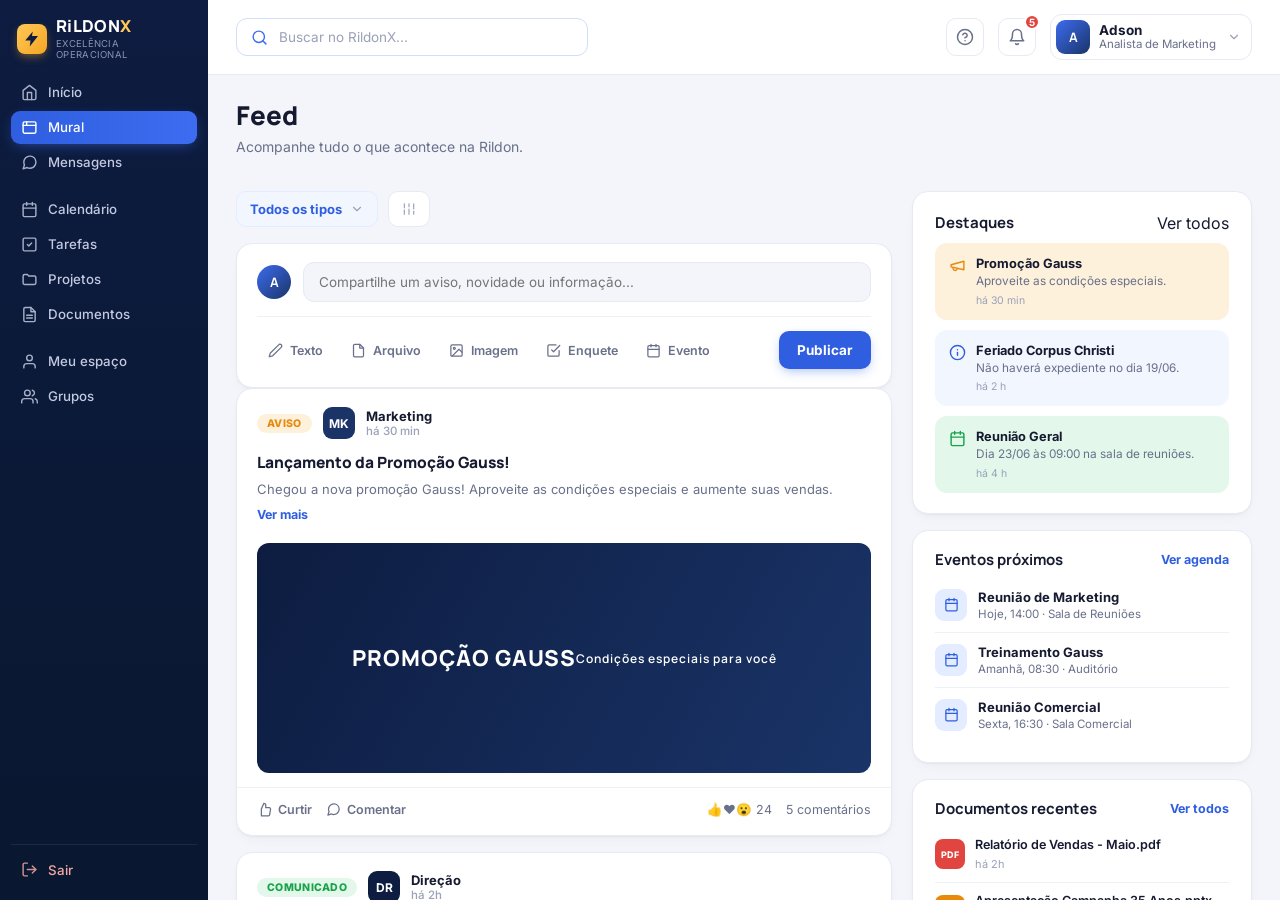
<file: rildonx-site/rildonx/mural.html>
<!DOCTYPE html>
<html lang="pt-BR">
<head>
<meta charset="UTF-8">
<meta name="viewport" content="width=device-width, initial-scale=1.0">
<title>Mural · RildonX</title>
<meta name="description" content="RildonX — ecossistema digital da Rildon.">
<link rel="icon" href="assets/img/favicon.svg" type="image/svg+xml">
<link rel="stylesheet" href="assets/css/styles.css">
</head>
<body data-page="feed">
<div class="app" id="app-root">
<div class="sidebar-backdrop" id="sidebar-backdrop" onclick="toggleSidebar(false)"></div>
<aside class="sidebar">
  <div class="logo">
    <div class="logo-bolt">
      <svg width="18" height="18" viewBox="0 0 24 24" fill="#0d1c40"><path d="M13 2 3 14h7l-1 8 11-14h-8l1-6z"/></svg>
    </div>
    <div>
      <div class="logo-text">RiLDON<span>X</span></div>
      <div class="logo-tag">Excelência operacional</div>
    </div>
  </div>

  <nav class="nav">
    <a href="index.html" class="nav-item" data-page="inicio">
      <svg viewBox="0 0 24 24" fill="none" stroke="currentColor" stroke-width="2" stroke-linecap="round" stroke-linejoin="round"><path d="M3 9l9-7 9 7v11a2 2 0 0 1-2 2H5a2 2 0 0 1-2-2z"/><polyline points="9 22 9 12 15 12 15 22"/></svg>
      Início
    </a>
    <a href="mural.html" class="nav-item" data-page="feed">
      <svg viewBox="0 0 24 24" fill="none" stroke="currentColor" stroke-width="2" stroke-linecap="round" stroke-linejoin="round"><rect x="3" y="4" width="18" height="16" rx="2"/><path d="M3 9h18M8 4v5"/></svg>
      Mural
    </a>
    <a href="mensagens.html" class="nav-item" data-page="messenger">
      <svg viewBox="0 0 24 24" fill="none" stroke="currentColor" stroke-width="2" stroke-linecap="round" stroke-linejoin="round"><path d="M21 11.5a8.38 8.38 0 0 1-.9 3.8 8.5 8.5 0 0 1-7.6 4.7 8.38 8.38 0 0 1-3.8-.9L3 21l1.9-5.7a8.38 8.38 0 0 1-.9-3.8 8.5 8.5 0 0 1 4.7-7.6 8.38 8.38 0 0 1 3.8-.9h.5a8.48 8.48 0 0 1 8 8v.5z"/></svg>
      Mensagens
    </a>

    <div class="nav-gap"></div>

    <a href="calendario.html" class="nav-item" data-page="calendario">
      <svg viewBox="0 0 24 24" fill="none" stroke="currentColor" stroke-width="2" stroke-linecap="round" stroke-linejoin="round"><rect x="3" y="4" width="18" height="18" rx="2"/><path d="M16 2v4M8 2v4M3 10h18"/></svg>
      Calendário
    </a>
    <a href="tarefas.html" class="nav-item" data-page="tarefas">
      <svg viewBox="0 0 24 24" fill="none" stroke="currentColor" stroke-width="2" stroke-linecap="round" stroke-linejoin="round"><rect x="3" y="3" width="18" height="18" rx="2"/><path d="M9 12l2 2 4-4"/></svg>
      Tarefas
    </a>
    <a href="projetos.html" class="nav-item" data-page="projetos">
      <svg viewBox="0 0 24 24" fill="none" stroke="currentColor" stroke-width="2" stroke-linecap="round" stroke-linejoin="round"><path d="M3 7a2 2 0 0 1 2-2h4l2 2h8a2 2 0 0 1 2 2v8a2 2 0 0 1-2 2H5a2 2 0 0 1-2-2z"/></svg>
      Projetos
    </a>
    <a href="documentos.html" class="nav-item" data-page="documentos">
      <svg viewBox="0 0 24 24" fill="none" stroke="currentColor" stroke-width="2" stroke-linecap="round" stroke-linejoin="round"><path d="M14 2H6a2 2 0 0 0-2 2v16a2 2 0 0 0 2 2h12a2 2 0 0 0 2-2V8z"/><polyline points="14 2 14 8 20 8"/><line x1="16" y1="13" x2="8" y2="13"/><line x1="16" y1="17" x2="8" y2="17"/></svg>
      Documentos
    </a>

    <div class="nav-gap"></div>

    <a href="meu-espaco.html" class="nav-item" data-page="meuespaco">
      <svg viewBox="0 0 24 24" fill="none" stroke="currentColor" stroke-width="2" stroke-linecap="round" stroke-linejoin="round"><path d="M20 21v-2a4 4 0 0 0-4-4H8a4 4 0 0 0-4 4v2"/><circle cx="12" cy="7" r="4"/></svg>
      Meu espaço
    </a>
    <a href="grupos.html" class="nav-item" data-page="grupos">
      <svg viewBox="0 0 24 24" fill="none" stroke="currentColor" stroke-width="2" stroke-linecap="round" stroke-linejoin="round"><path d="M17 21v-2a4 4 0 0 0-4-4H5a4 4 0 0 0-4 4v2"/><circle cx="9" cy="7" r="4"/><path d="M23 21v-2a4 4 0 0 0-3-3.87M16 3.13a4 4 0 0 1 0 7.75"/></svg>
      Grupos
    </a>
  </nav>

  <div class="sidebar-spacer"></div>

  <div class="sidebar-bottom nav">
    <a href="#" class="nav-item logout-item">
      <svg viewBox="0 0 24 24" fill="none" stroke="currentColor" stroke-width="2" stroke-linecap="round" stroke-linejoin="round"><path d="M9 21H5a2 2 0 0 1-2-2V5a2 2 0 0 1 2-2h4"/><polyline points="16 17 21 12 16 7"/><line x1="21" y1="12" x2="9" y2="12"/></svg>
      Sair
    </a>
  </div>
</aside>
<div class="main">
  <header class="topbar">
    <button class="icon-btn mobile-menu-btn" id="mobile-menu-btn" onclick="toggleSidebar()" title="Menu">
      <svg viewBox="0 0 24 24" fill="none" stroke="currentColor" stroke-width="2" stroke-linecap="round" stroke-linejoin="round"><line x1="3" y1="6" x2="21" y2="6"/><line x1="3" y1="12" x2="21" y2="12"/><line x1="3" y1="18" x2="21" y2="18"/></svg>
    </button>
    <div class="search-box">
      <svg viewBox="0 0 24 24" fill="none" stroke="currentColor" stroke-width="2" stroke-linecap="round" stroke-linejoin="round"><circle cx="11" cy="11" r="8"/><line x1="21" y1="21" x2="16.65" y2="16.65"/></svg>
      <input type="text" id="global-search" placeholder="Buscar no RildonX...">
    </div>
    <div class="topbar-spacer"></div>
    <div class="topbar-right">
      <button class="icon-btn" title="Ajuda">
        <svg viewBox="0 0 24 24" fill="none" stroke="currentColor" stroke-width="2" stroke-linecap="round" stroke-linejoin="round"><circle cx="12" cy="12" r="10"/><path d="M9.09 9a3 3 0 0 1 5.83 1c0 2-3 3-3 3"/><line x1="12" y1="17" x2="12.01" y2="17"/></svg>
      </button>
      <div class="notif-wrap">
        <button class="icon-btn" id="notif-btn" onclick="toggleNotifications(event)" title="Notificações">
          <svg viewBox="0 0 24 24" fill="none" stroke="currentColor" stroke-width="2" stroke-linecap="round" stroke-linejoin="round"><path d="M18 8a6 6 0 0 0-12 0c0 7-3 9-3 9h18s-3-2-3-9"/><path d="M13.73 21a2 2 0 0 1-3.46 0"/></svg>
          <span class="badge">5</span>
        </button>
        <div class="notif-dropdown" id="notif-dropdown">
          <div class="notif-dropdown-head">
            <h3>Atividade recente</h3>
            <span class="see-all">Ver todas</span>
          </div>
          <div class="activity-list">
            <div class="activity-row">
              <div class="task-avatar" style="border-radius:9px;">JP</div>
              <div class="activity-text"><b>João Pedro</b> atualizou o projeto Campanha 35 Anos <span class="activity-sub" style="display:block;">Projeto · Campanha 35 Anos</span></div>
              <div class="activity-time">há 20 min</div>
            </div>
            <div class="activity-row">
              <div class="activity-icon" style="background:var(--orange-bg);color:var(--orange);"><svg viewBox="0 0 24 24" fill="none" stroke="currentColor" stroke-width="2" stroke-linecap="round" stroke-linejoin="round"><path d="M18 8a6 6 0 0 0-12 0c0 7-3 9-3 9h18s-3-2-3-9"/></svg></div>
              <div class="activity-text"><b>Marketing</b> publicou um novo aviso <span class="activity-sub" style="display:block;">Aviso · Promoção Gauss</span></div>
              <div class="activity-time">há 1h</div>
            </div>
            <div class="activity-row">
              <div class="task-avatar" style="border-radius:9px;">V</div>
              <div class="activity-text"><b>Você</b> foi adicionado à tarefa Revisar material da campanha <span class="activity-sub" style="display:block;">Tarefa · Campanha 35 Anos</span></div>
              <div class="activity-time">há 2h</div>
            </div>
            <div class="activity-row">
              <div class="task-avatar" style="border-radius:9px;">MF</div>
              <div class="activity-text"><b>Maria Fernanda</b> comentou na tarefa Post para Instagram <span class="activity-sub" style="display:block;">Tarefa · Mídias Sociais</span></div>
              <div class="activity-time">há 3h</div>
            </div>
          </div>
        </div>
      </div>
      <div class="user-chip">
        <div class="avatar">A</div>
        <div class="user-meta">
          <div class="user-name">Adson</div>
          <div class="user-role">Analista de Marketing</div>
        </div>
        <svg viewBox="0 0 24 24" fill="none" stroke="currentColor" stroke-width="2" stroke-linecap="round" stroke-linejoin="round"><polyline points="6 9 12 15 18 9"/></svg>
      </div>
    </div>
  </header>
  <div class="content">
<section class="page-view" id="page-feed" style="display:block;">
<div class="page-head">
      <div>
        <h1>Feed</h1>
        <p>Acompanhe tudo o que acontece na Rildon.</p>
      </div>
    </div>

    <div class="layout-2col">
      <div>
        <div class="filters-row" style="margin-bottom:16px;">
          <div class="filter-pill chip-active">Todos os tipos <svg viewBox="0 0 24 24" fill="none" stroke="currentColor" stroke-width="2" stroke-linecap="round" stroke-linejoin="round"><polyline points="6 9 12 15 18 9"/></svg></div>
          <div class="filter-pill"><svg viewBox="0 0 24 24" fill="none" stroke="currentColor" stroke-width="2" stroke-linecap="round" stroke-linejoin="round"><line x1="4" y1="21" x2="4" y2="14"/><line x1="4" y1="10" x2="4" y2="3"/><line x1="12" y1="21" x2="12" y2="12"/><line x1="12" y1="8" x2="12" y2="3"/><line x1="20" y1="21" x2="20" y2="16"/><line x1="20" y1="12" x2="20" y2="3"/></svg></div>
        </div>

        <div class="card composer">
          <div class="composer-top">
            <div class="avatar" style="border-radius:50%;">A</div>
            <input placeholder="Compartilhe um aviso, novidade ou informação...">
          </div>
          <div class="composer-actions">
            <div class="composer-action"><svg viewBox="0 0 24 24" fill="none" stroke="currentColor" stroke-width="2" stroke-linecap="round" stroke-linejoin="round"><path d="M17 3a2.85 2.83 0 1 1 4 4L7.5 20.5 2 22l1.5-5.5z"/></svg>Texto</div>
            <div class="composer-action"><svg viewBox="0 0 24 24" fill="none" stroke="currentColor" stroke-width="2" stroke-linecap="round" stroke-linejoin="round"><path d="M14 2H6a2 2 0 0 0-2 2v16a2 2 0 0 0 2 2h12a2 2 0 0 0 2-2V8z"/><polyline points="14 2 14 8 20 8"/></svg>Arquivo</div>
            <div class="composer-action"><svg viewBox="0 0 24 24" fill="none" stroke="currentColor" stroke-width="2" stroke-linecap="round" stroke-linejoin="round"><rect x="3" y="3" width="18" height="18" rx="2"/><circle cx="8.5" cy="8.5" r="1.5"/><polyline points="21 15 16 10 5 21"/></svg>Imagem</div>
            <div class="composer-action"><svg viewBox="0 0 24 24" fill="none" stroke="currentColor" stroke-width="2" stroke-linecap="round" stroke-linejoin="round"><path d="M9 11l3 3L22 4"/><path d="M21 12v7a2 2 0 0 1-2 2H5a2 2 0 0 1-2-2V5a2 2 0 0 1 2-2h11"/></svg>Enquete</div>
            <div class="composer-action"><svg viewBox="0 0 24 24" fill="none" stroke="currentColor" stroke-width="2" stroke-linecap="round" stroke-linejoin="round"><rect x="3" y="4" width="18" height="18" rx="2"/><path d="M16 2v4M8 2v4M3 10h18"/></svg>Evento</div>
            <div class="composer-spacer"></div>
            <button class="btn">Publicar</button>
          </div>
        </div>

        <div class="card post-card">
          <div class="post-head">
            <span class="post-badge aviso">Aviso</span>
            <div class="post-avatar">MK</div>
            <div><div class="post-author">Marketing</div><div class="post-time">há 30 min</div></div>
          </div>
          <div class="post-body">
            <h4>Lançamento da Promoção Gauss!</h4>
            <p>Chegou a nova promoção Gauss! Aproveite as condições especiais e aumente suas vendas.</p>
            <a href="#" class="post-link">Ver mais</a>
          </div>
          <div class="post-image"><div class="frame">PROMOÇÃO GAUSS<br><span style="font-size:12px;font-weight:600;">Condições especiais para você</span></div></div>
          <div class="post-foot">
            <span class="react"><svg viewBox="0 0 24 24" fill="none" stroke="currentColor" stroke-width="2" stroke-linecap="round" stroke-linejoin="round"><path d="M14 9V5a3 3 0 0 0-3-3l-4 9v11h11.28a2 2 0 0 0 2-1.7l1.38-9a2 2 0 0 0-2-2.3z"/></svg>Curtir</span>
            <span class="react"><svg viewBox="0 0 24 24" fill="none" stroke="currentColor" stroke-width="2" stroke-linecap="round" stroke-linejoin="round"><path d="M21 11.5a8.38 8.38 0 0 1-.9 3.8 8.5 8.5 0 0 1-7.6 4.7 8.38 8.38 0 0 1-3.8-.9L3 21l1.9-5.7a8.38 8.38 0 0 1-.9-3.8 8.5 8.5 0 0 1 4.7-7.6 8.38 8.38 0 0 1 3.8-.9h.5a8.48 8.48 0 0 1 8 8v.5z"/></svg>Comentar</span>
            <span class="spacer"></span>
            <span>👍❤️😮 24</span>
            <span>5 comentários</span>
          </div>
        </div>

        <div class="card post-card">
          <div class="post-head">
            <span class="post-badge comunicado">Comunicado</span>
            <div class="post-avatar" style="background:var(--navy-900);">DR</div>
            <div><div class="post-author">Direção</div><div class="post-time">há 2h</div></div>
          </div>
          <div class="post-body">
            <h4>Feriado Corpus Christi</h4>
            <p>Informamos que não haverá expediente na quinta-feira, 19/06 (Corpus Christi). Retornaremos normalmente na sexta-feira, 20/06. Atenciosamente, Direção Rildon.</p>
          </div>
          <div class="post-foot" style="margin-top:16px;">
            <span class="react"><svg viewBox="0 0 24 24" fill="none" stroke="currentColor" stroke-width="2" stroke-linecap="round" stroke-linejoin="round"><path d="M14 9V5a3 3 0 0 0-3-3l-4 9v11h11.28a2 2 0 0 0 2-1.7l1.38-9a2 2 0 0 0-2-2.3z"/></svg>Curtir</span>
            <span class="react"><svg viewBox="0 0 24 24" fill="none" stroke="currentColor" stroke-width="2" stroke-linecap="round" stroke-linejoin="round"><path d="M21 11.5a8.38 8.38 0 0 1-.9 3.8 8.5 8.5 0 0 1-7.6 4.7 8.38 8.38 0 0 1-3.8-.9L3 21l1.9-5.7a8.38 8.38 0 0 1-.9-3.8 8.5 8.5 0 0 1 4.7-7.6 8.38 8.38 0 0 1 3.8-.9h.5a8.48 8.48 0 0 1 8 8v.5z"/></svg>Comentar</span>
            <span class="spacer"></span>
            <span>👍😮 18</span>
          </div>
        </div>

        <div class="card post-card">
          <div class="post-head">
            <span class="post-badge atualizacao">Atualização de projeto</span>
            <div class="post-avatar">JP</div>
            <div><div class="post-author">João Pedro</div><div class="post-time">há 3h · Projeto: Campanha 35 Anos</div></div>
          </div>
          <div class="post-body">
            <h4>Atualização: Campanha 35 Anos</h4>
            <p>Atualizei o cronograma da campanha com as novas datas das ações.</p>
            <a href="#" class="post-link">Ver detalhes do projeto</a>
          </div>
          <div class="post-foot" style="margin-top:16px;">
            <span class="react"><svg viewBox="0 0 24 24" fill="none" stroke="currentColor" stroke-width="2" stroke-linecap="round" stroke-linejoin="round"><path d="M14 9V5a3 3 0 0 0-3-3l-4 9v11h11.28a2 2 0 0 0 2-1.7l1.38-9a2 2 0 0 0-2-2.3z"/></svg>Curtir</span>
            <span class="react"><svg viewBox="0 0 24 24" fill="none" stroke="currentColor" stroke-width="2" stroke-linecap="round" stroke-linejoin="round"><path d="M21 11.5a8.38 8.38 0 0 1-.9 3.8 8.5 8.5 0 0 1-7.6 4.7 8.38 8.38 0 0 1-3.8-.9L3 21l1.9-5.7a8.38 8.38 0 0 1-.9-3.8 8.5 8.5 0 0 1 4.7-7.6 8.38 8.38 0 0 1 3.8-.9h.5a8.48 8.48 0 0 1 8 8v.5z"/></svg>Comentar</span>
            <span class="spacer"></span>
            <span>👍😮 12</span>
            <span>2 comentários</span>
          </div>
        </div>

        <div class="card post-card">
          <div class="post-head">
            <span class="post-badge reconhecimento">Reconhecimento</span>
            <div class="post-avatar" style="background:#d6336c;">MF</div>
            <div><div class="post-author">Maria Fernanda</div><div class="post-time">há 5h</div></div>
          </div>
          <div class="post-body">
            <h4>Parabéns e obrigado!</h4>
            <p>Quero agradecer a toda equipe comercial pelo excelente resultado do mês. 👏</p>
          </div>
        </div>
      </div>

      <div class="side-widgets">
        <div class="card card-pad">
          <div style="display:flex;align-items:center;justify-content:space-between;margin-bottom:10px;">
            <h3 style="font-size:15px;font-weight:700;">Destaques</h3>
            <span class="see-all">Ver todos</span>
          </div>
          <div class="highlight-card gold">
            <svg viewBox="0 0 24 24" fill="none" stroke="currentColor" stroke-width="2" stroke-linecap="round" stroke-linejoin="round"><path d="M3 11l18-5v12L3 14v-3z"/><path d="M11.6 16.8a3 3 0 1 1-5.8-1.6"/></svg>
            <div><b>Promoção Gauss</b><p>Aproveite as condições especiais.</p><div class="t">há 30 min</div></div>
          </div>
          <div class="highlight-card blue">
            <svg viewBox="0 0 24 24" fill="none" stroke="currentColor" stroke-width="2" stroke-linecap="round" stroke-linejoin="round"><circle cx="12" cy="12" r="10"/><line x1="12" y1="16" x2="12" y2="12"/><line x1="12" y1="8" x2="12.01" y2="8"/></svg>
            <div><b>Feriado Corpus Christi</b><p>Não haverá expediente no dia 19/06.</p><div class="t">há 2 h</div></div>
          </div>
          <div class="highlight-card green">
            <svg viewBox="0 0 24 24" fill="none" stroke="currentColor" stroke-width="2" stroke-linecap="round" stroke-linejoin="round"><rect x="3" y="4" width="18" height="18" rx="2"/><path d="M16 2v4M8 2v4M3 10h18"/></svg>
            <div><b>Reunião Geral</b><p>Dia 23/06 às 09:00 na sala de reuniões.</p><div class="t">há 4 h</div></div>
          </div>
        </div>

        <div class="card">
          <div class="card-head"><h3>Eventos próximos</h3><span class="see-all">Ver agenda</span></div>
          <div class="card-pad" style="padding-top:4px;">
            <div class="event-row"><div class="event-icon"><svg viewBox="0 0 24 24" fill="none" stroke="currentColor" stroke-width="2" stroke-linecap="round" stroke-linejoin="round"><rect x="3" y="4" width="18" height="18" rx="2"/><path d="M16 2v4M8 2v4M3 10h18"/></svg></div><div class="event-info"><b>Reunião de Marketing</b><span>Hoje, 14:00 · Sala de Reuniões</span></div></div>
            <div class="event-row"><div class="event-icon"><svg viewBox="0 0 24 24" fill="none" stroke="currentColor" stroke-width="2" stroke-linecap="round" stroke-linejoin="round"><rect x="3" y="4" width="18" height="18" rx="2"/><path d="M16 2v4M8 2v4M3 10h18"/></svg></div><div class="event-info"><b>Treinamento Gauss</b><span>Amanhã, 08:30 · Auditório</span></div></div>
            <div class="event-row"><div class="event-icon"><svg viewBox="0 0 24 24" fill="none" stroke="currentColor" stroke-width="2" stroke-linecap="round" stroke-linejoin="round"><rect x="3" y="4" width="18" height="18" rx="2"/><path d="M16 2v4M8 2v4M3 10h18"/></svg></div><div class="event-info"><b>Reunião Comercial</b><span>Sexta, 16:30 · Sala Comercial</span></div></div>
          </div>
        </div>

        <div class="card">
          <div class="card-head"><h3>Documentos recentes</h3><span class="see-all">Ver todos</span></div>
          <div class="card-pad" style="padding-top:4px;">
            <div class="doc-row"><div class="doc-icon pdf">PDF</div><div class="doc-info"><b>Relatório de Vendas - Maio.pdf</b><span>há 2h</span></div></div>
            <div class="doc-row"><div class="doc-icon pptx">PPT</div><div class="doc-info"><b>Apresentação Campanha 35 Anos.pptx</b><span>há 3h</span></div></div>
            <div class="doc-row"><div class="doc-icon xlsx">XLS</div><div class="doc-info"><b>Calendário de Eventos 2026.xlsx</b><span>há 1 dia</span></div></div>
            <div class="doc-row"><div class="doc-icon docx">DOC</div><div class="doc-info"><b>Política de Descontos.pdf</b><span>há 2 dias</span></div></div>
          </div>
        </div>

        <div class="tip-card">
          <svg viewBox="0 0 24 24" fill="none" stroke="currentColor" stroke-width="2" stroke-linecap="round" stroke-linejoin="round"><path d="M9 18h6M10 22h4M12 2a6 6 0 0 0-4 10.5c.6.6 1 1.4 1 2.5h6c0-1.1.4-1.9 1-2.5A6 6 0 0 0 12 2z"/></svg>
          <div><b>Dica RildonX</b><p>Use o feed para manter toda equipe alinhada e informada.</p><a href="#">Saiba mais</a></div>
        </div>
      </div>
    </div>
</section>
  </div>
</div>
</div>

<div class="modal-backdrop" id="modal-backdrop" onclick="closeModal()">
  <div class="modal-panel wide" id="modal-nova-tarefa" onclick="event.stopPropagation()">
    <div class="modal-head">
      <h3><svg viewBox="0 0 24 24" fill="none" stroke="currentColor" stroke-width="2" stroke-linecap="round" stroke-linejoin="round"><rect x="3" y="3" width="18" height="18" rx="2"/><path d="M9 12l2 2 4-4"/></svg>Nova tarefa</h3>
      <button class="modal-close-btn" onclick="closeModal()"><svg viewBox="0 0 24 24" fill="none" stroke="currentColor" stroke-width="2.2" stroke-linecap="round" stroke-linejoin="round"><line x1="18" y1="6" x2="6" y2="18"/><line x1="6" y1="6" x2="18" y2="18"/></svg></button>
    </div>
    <div class="modal-body">
      <div class="field">
        <label>Nome da tarefa</label>
        <input type="text" id="nt-nome" placeholder="Ex: Revisar material da campanha">
      </div>
      <div class="field-row">
        <div class="field">
          <label>Prazo</label>
          <input type="date" id="nt-prazo" value="2026-09-20">
        </div>
        <div class="field">
          <label>Etapa</label>
          <div class="choice-group" id="nt-etapa-group">
            <button type="button" class="choice-btn selected" data-etapa="Pendente" onclick="selectChoice(this,'nt-etapa-group')">Pendente</button>
            <button type="button" class="choice-btn" data-etapa="Em andamento" onclick="selectChoice(this,'nt-etapa-group')">Em andamento</button>
            <button type="button" class="choice-btn" data-etapa="Concluída" onclick="selectChoice(this,'nt-etapa-group')">Concluída</button>
          </div>
        </div>
      </div>
      <div class="field">
        <label>Prioridade</label>
        <div class="choice-group" id="nt-prioridade-group">
          <button type="button" class="choice-btn opt-alta" data-priority="Alta" onclick="selectChoice(this,'nt-prioridade-group')">Alta</button>
          <button type="button" class="choice-btn opt-media selected" data-priority="Média" onclick="selectChoice(this,'nt-prioridade-group')">Média</button>
          <button type="button" class="choice-btn opt-baixa" data-priority="Baixa" onclick="selectChoice(this,'nt-prioridade-group')">Baixa</button>
        </div>
      </div>
      <div class="field">
        <label>Checklist</label>
        <div class="checklist" id="nt-checklist">
          <div class="checklist-item">
            <input type="text" placeholder="Item da checklist...">
            <button type="button" class="rm-btn" onclick="this.parentElement.remove()"><svg viewBox="0 0 24 24" fill="none" stroke="currentColor" stroke-width="2.2" stroke-linecap="round" stroke-linejoin="round"><line x1="18" y1="6" x2="6" y2="18"/><line x1="6" y1="6" x2="18" y2="18"/></svg></button>
          </div>
        </div>
        <button type="button" class="add-line-btn" onclick="addChecklistItem()"><svg viewBox="0 0 24 24" fill="none" stroke="currentColor" stroke-width="2.4" stroke-linecap="round" stroke-linejoin="round"><line x1="12" y1="5" x2="12" y2="19"/><line x1="5" y1="12" x2="19" y2="12"/></svg>Adicionar item</button>
      </div>
      <div class="field">
        <label>Adicionar pessoas</label>
        <div class="people-picker" id="nt-people-group">
          <div class="people-chip" data-name="Adson" onclick="togglePeopleChip(this)"><div class="mini-avatar">A</div>Adson</div>
          <div class="people-chip" data-name="Camila" onclick="togglePeopleChip(this)"><div class="mini-avatar" style="background:var(--purple);">C</div>Camila</div>
          <div class="people-chip" data-name="João Pedro" onclick="togglePeopleChip(this)"><div class="mini-avatar" style="background:var(--orange);">J</div>João Pedro</div>
          <div class="people-chip" data-name="Mariana" onclick="togglePeopleChip(this)"><div class="mini-avatar" style="background:var(--green);">M</div>Mariana</div>
          <div class="people-chip" data-name="Lucas" onclick="togglePeopleChip(this)"><div class="mini-avatar" style="background:var(--teal);">L</div>Lucas</div>
          <div class="people-chip" data-name="Fernanda" onclick="togglePeopleChip(this)"><div class="mini-avatar" style="background:var(--red);">F</div>Fernanda</div>
        </div>
      </div>
    </div>
    <div class="modal-foot">
      <button class="btn secondary" onclick="closeModal()">Cancelar</button>
      <button class="btn" onclick="submitNovaTarefa()">Criar tarefa</button>
    </div>
  </div>

  <div class="modal-panel" id="modal-setor-pessoal" onclick="event.stopPropagation()">
    <div class="modal-head">
      <h3><svg viewBox="0 0 24 24" fill="none" stroke="currentColor" stroke-width="2" stroke-linecap="round" stroke-linejoin="round"><path d="M20 21v-2a4 4 0 0 0-4-4H8a4 4 0 0 0-4 4v2"/><circle cx="12" cy="7" r="4"/></svg>Setor pessoal</h3>
      <button class="modal-close-btn" onclick="closeModal()"><svg viewBox="0 0 24 24" fill="none" stroke="currentColor" stroke-width="2.2" stroke-linecap="round" stroke-linejoin="round"><line x1="18" y1="6" x2="6" y2="18"/><line x1="6" y1="6" x2="18" y2="18"/></svg></button>
    </div>
    <div class="modal-body">
      <div class="option-list">
        <button type="button" class="option-btn" onclick="submitSetorPessoal('Solicitar uma conversa')">
          <div class="opt-icon"><svg viewBox="0 0 24 24" fill="none" stroke="currentColor" stroke-width="2" stroke-linecap="round" stroke-linejoin="round"><path d="M21 11.5a8.38 8.38 0 0 1-.9 3.8 8.5 8.5 0 0 1-7.6 4.7 8.38 8.38 0 0 1-3.8-.9L3 21l1.9-5.7a8.38 8.38 0 0 1-.9-3.8 8.5 8.5 0 0 1 4.7-7.6 8.38 8.38 0 0 1 3.8-.9h.5a8.48 8.48 0 0 1 8 8v.5z"/></svg></div>
          <div><b>Solicitar uma conversa</b><span>Agende um bate-papo com o RH</span></div>
          <div class="chev"><svg viewBox="0 0 24 24" fill="none" stroke="currentColor" stroke-width="2" stroke-linecap="round" stroke-linejoin="round"><polyline points="9 18 15 12 9 6"/></svg></div>
        </button>
        <button type="button" class="option-btn" onclick="submitSetorPessoal('Documentos/declarações')">
          <div class="opt-icon"><svg viewBox="0 0 24 24" fill="none" stroke="currentColor" stroke-width="2" stroke-linecap="round" stroke-linejoin="round"><path d="M14 2H6a2 2 0 0 0-2 2v16a2 2 0 0 0 2 2h12a2 2 0 0 0 2-2V8z"/><polyline points="14 2 14 8 20 8"/></svg></div>
          <div><b>Documentos/declarações</b><span>Solicite documentos oficiais</span></div>
          <div class="chev"><svg viewBox="0 0 24 24" fill="none" stroke="currentColor" stroke-width="2" stroke-linecap="round" stroke-linejoin="round"><polyline points="9 18 15 12 9 6"/></svg></div>
        </button>
        <button type="button" class="option-btn" onclick="submitSetorPessoal('Ponto')">
          <div class="opt-icon"><svg viewBox="0 0 24 24" fill="none" stroke="currentColor" stroke-width="2" stroke-linecap="round" stroke-linejoin="round"><circle cx="12" cy="12" r="9"/><polyline points="12 7 12 12 15 14"/></svg></div>
          <div><b>Ponto</b><span>Ajustes e consulta de ponto</span></div>
          <div class="chev"><svg viewBox="0 0 24 24" fill="none" stroke="currentColor" stroke-width="2" stroke-linecap="round" stroke-linejoin="round"><polyline points="9 18 15 12 9 6"/></svg></div>
        </button>
        <button type="button" class="option-btn" onclick="submitSetorPessoal('Atestado/afastamento')">
          <div class="opt-icon"><svg viewBox="0 0 24 24" fill="none" stroke="currentColor" stroke-width="2" stroke-linecap="round" stroke-linejoin="round"><path d="M14 2H6a2 2 0 0 0-2 2v16a2 2 0 0 0 2 2h12a2 2 0 0 0 2-2V8z"/><polyline points="14 2 14 8 20 8"/><line x1="9" y1="15" x2="15" y2="15"/></svg></div>
          <div><b>Atestado/afastamento</b><span>Envie um atestado médico</span></div>
          <div class="chev"><svg viewBox="0 0 24 24" fill="none" stroke="currentColor" stroke-width="2" stroke-linecap="round" stroke-linejoin="round"><polyline points="9 18 15 12 9 6"/></svg></div>
        </button>
      </div>
    </div>
  </div>

  <div class="modal-panel" id="modal-suporte-ti" onclick="event.stopPropagation()">
    <div class="modal-head">
      <h3><svg viewBox="0 0 24 24" fill="none" stroke="currentColor" stroke-width="2" stroke-linecap="round" stroke-linejoin="round"><path d="M18 8a6 6 0 0 0-12 0c0 7-3 9-3 9h18s-3-2-3-9"/></svg>Suporte de TI</h3>
      <button class="modal-close-btn" onclick="closeModal()"><svg viewBox="0 0 24 24" fill="none" stroke="currentColor" stroke-width="2.2" stroke-linecap="round" stroke-linejoin="round"><line x1="18" y1="6" x2="6" y2="18"/><line x1="6" y1="6" x2="18" y2="18"/></svg></button>
    </div>
    <div class="modal-body">
      <div class="field">
        <label>Categoria do chamado</label>
        <div class="choice-group" id="ti-categoria-group">
          <button type="button" class="choice-btn selected" data-cat="Impressora" onclick="selectChoice(this,'ti-categoria-group')">Impressora</button>
          <button type="button" class="choice-btn" data-cat="Internet" onclick="selectChoice(this,'ti-categoria-group')">Internet</button>
          <button type="button" class="choice-btn" data-cat="Ramal" onclick="selectChoice(this,'ti-categoria-group')">Ramal</button>
          <button type="button" class="choice-btn" data-cat="Compra/solicitação" onclick="selectChoice(this,'ti-categoria-group')">Compra/solicitação</button>
        </div>
      </div>
      <div class="field">
        <label>Descreva o problema</label>
        <textarea id="ti-texto" maxlength="150" placeholder="Descreva brevemente o que está acontecendo..." oninput="document.getElementById('ti-charcount').textContent = this.value.length + '/150'"></textarea>
        <div class="charcount" id="ti-charcount">0/150</div>
      </div>
    </div>
    <div class="modal-foot">
      <button class="btn secondary" onclick="closeModal()">Cancelar</button>
      <button class="btn" onclick="submitSuporteTI()">Enviar solicitação</button>
    </div>
  </div>

  <div class="modal-panel wide" id="modal-reserva-sala" onclick="event.stopPropagation()">
    <div class="modal-head">
      <h3><svg viewBox="0 0 24 24" fill="none" stroke="currentColor" stroke-width="2" stroke-linecap="round" stroke-linejoin="round"><rect x="3" y="4" width="18" height="18" rx="2"/><path d="M16 2v4M8 2v4M3 10h18"/></svg>Solicitar sala de reunião</h3>
      <button class="modal-close-btn" onclick="closeModal()"><svg viewBox="0 0 24 24" fill="none" stroke="currentColor" stroke-width="2.2" stroke-linecap="round" stroke-linejoin="round"><line x1="18" y1="6" x2="6" y2="18"/><line x1="6" y1="6" x2="18" y2="18"/></svg></button>
    </div>
    <div class="modal-body" id="reserva-form-view">
      <div id="reserva-conflict-slot"></div>
      <div class="field">
        <label>Sala</label>
        <div class="choice-group" id="rs-sala-group">
          <button type="button" class="choice-btn selected" data-sala="Sala de Reunião" onclick="selectChoice(this,'rs-sala-group')">Sala de reunião</button>
          <button type="button" class="choice-btn" data-sala="Auditório" onclick="selectChoice(this,'rs-sala-group')">Auditório</button>
        </div>
      </div>
      <div class="field-row-3">
        <div class="field"><label>Data</label><input type="date" id="rs-data" value="2026-09-14"></div>
        <div class="field"><label>Início</label><input type="time" id="rs-inicio" value="14:00"></div>
        <div class="field"><label>Fim</label><input type="time" id="rs-fim" value="15:00"></div>
      </div>
      <div class="field-row">
        <div class="field"><label>Quantidade de participantes</label><input type="number" id="rs-qtd" min="1" value="4"></div>
        <div class="field"><label>Motivo / assunto</label><input type="text" id="rs-motivo" placeholder="Ex: Reunião com fornecedor Gauss"></div>
      </div>
      <div class="field">
        <label>Participantes</label>
        <div class="people-picker" id="rs-people-group">
          <div class="people-chip" data-name="Adson" onclick="togglePeopleChip(this)"><div class="mini-avatar">A</div>Adson</div>
          <div class="people-chip" data-name="Camila" onclick="togglePeopleChip(this)"><div class="mini-avatar" style="background:var(--purple);">C</div>Camila</div>
          <div class="people-chip" data-name="João Pedro" onclick="togglePeopleChip(this)"><div class="mini-avatar" style="background:var(--orange);">J</div>João Pedro</div>
          <div class="people-chip" data-name="Mariana" onclick="togglePeopleChip(this)"><div class="mini-avatar" style="background:var(--green);">M</div>Mariana</div>
          <div class="people-chip" data-name="Lucas" onclick="togglePeopleChip(this)"><div class="mini-avatar" style="background:var(--teal);">L</div>Lucas</div>
          <div class="people-chip" data-name="Fernanda" onclick="togglePeopleChip(this)"><div class="mini-avatar" style="background:var(--red);">F</div>Fernanda</div>
        </div>
      </div>
      <div class="field">
        <label>Recursos necessários</label>
        <div class="checkbox-grid">
          <label class="checkbox-opt"><input type="checkbox" value="TV / tela">📺 TV / tela</label>
          <label class="checkbox-opt"><input type="checkbox" value="Notebook">💻 Notebook</label>
          <label class="checkbox-opt"><input type="checkbox" value="Videoconferência">🎥 Videoconferência</label>
          <label class="checkbox-opt"><input type="checkbox" value="Quadro">📝 Quadro</label>
          <label class="checkbox-opt"><input type="checkbox" value="Café / água">☕ Café / água</label>
          <label class="checkbox-opt"><input type="checkbox" value="Outro">🔌 Outro</label>
        </div>
      </div>
    </div>
    <div class="modal-body" id="reserva-confirm-view" style="display:none;"></div>
    <div class="modal-foot" id="reserva-form-foot">
      <button class="btn secondary" onclick="closeModal()">Cancelar</button>
      <button class="btn" onclick="submitReservaSala()">Solicitar reserva</button>
    </div>
  </div>

  <div class="modal-panel" id="modal-politicas" onclick="event.stopPropagation()">
    <div class="modal-head">
      <h3><svg viewBox="0 0 24 24" fill="none" stroke="currentColor" stroke-width="2" stroke-linecap="round" stroke-linejoin="round"><path d="M14 2H6a2 2 0 0 0-2 2v16a2 2 0 0 0 2 2h12a2 2 0 0 0 2-2V8z"/><polyline points="14 2 14 8 20 8"/></svg>Políticas internas</h3>
      <button class="modal-close-btn" onclick="closeModal()"><svg viewBox="0 0 24 24" fill="none" stroke="currentColor" stroke-width="2.2" stroke-linecap="round" stroke-linejoin="round"><line x1="18" y1="6" x2="6" y2="18"/><line x1="6" y1="6" x2="18" y2="18"/></svg></button>
    </div>
    <div class="modal-body">
      <div class="policy-list">
        <div class="policy-row"><div class="doc-icon pdf">PDF</div><div><b>Regulamento Interno</b><span>Atualizado em 10/01/2026 · 1.4 MB</span></div><button class="dl-btn"><svg viewBox="0 0 24 24" fill="none" stroke="currentColor" stroke-width="2" stroke-linecap="round" stroke-linejoin="round"><path d="M21 15v4a2 2 0 0 1-2 2H5a2 2 0 0 1-2-2v-4"/><polyline points="7 10 12 15 17 10"/><line x1="12" y1="15" x2="12" y2="3"/></svg></button></div>
        <div class="policy-row"><div class="doc-icon docx">DOC</div><div><b>Missão, Visão e Valores</b><span>Atualizado em 03/02/2025 · 320 KB</span></div><button class="dl-btn"><svg viewBox="0 0 24 24" fill="none" stroke="currentColor" stroke-width="2" stroke-linecap="round" stroke-linejoin="round"><path d="M21 15v4a2 2 0 0 1-2 2H5a2 2 0 0 1-2-2v-4"/><polyline points="7 10 12 15 17 10"/><line x1="12" y1="15" x2="12" y2="3"/></svg></button></div>
        <div class="policy-row"><div class="doc-icon pdf">PDF</div><div><b>Código de Conduta e Ética</b><span>Atualizado em 22/11/2025 · 980 KB</span></div><button class="dl-btn"><svg viewBox="0 0 24 24" fill="none" stroke="currentColor" stroke-width="2" stroke-linecap="round" stroke-linejoin="round"><path d="M21 15v4a2 2 0 0 1-2 2H5a2 2 0 0 1-2-2v-4"/><polyline points="7 10 12 15 17 10"/><line x1="12" y1="15" x2="12" y2="3"/></svg></button></div>
        <div class="policy-row"><div class="doc-icon xlsx">XLS</div><div><b>Política de Benefícios</b><span>Atualizado em 14/03/2026 · 210 KB</span></div><button class="dl-btn"><svg viewBox="0 0 24 24" fill="none" stroke="currentColor" stroke-width="2" stroke-linecap="round" stroke-linejoin="round"><path d="M21 15v4a2 2 0 0 1-2 2H5a2 2 0 0 1-2-2v-4"/><polyline points="7 10 12 15 17 10"/><line x1="12" y1="15" x2="12" y2="3"/></svg></button></div>
        <div class="policy-row"><div class="doc-icon pdf">PDF</div><div><b>Política de Segurança da Informação</b><span>Atualizado em 05/06/2026 · 640 KB</span></div><button class="dl-btn"><svg viewBox="0 0 24 24" fill="none" stroke="currentColor" stroke-width="2" stroke-linecap="round" stroke-linejoin="round"><path d="M21 15v4a2 2 0 0 1-2 2H5a2 2 0 0 1-2-2v-4"/><polyline points="7 10 12 15 17 10"/><line x1="12" y1="15" x2="12" y2="3"/></svg></button></div>
      </div>
    </div>
  </div>
</div>

<div class="toast-wrap" id="toast-wrap"></div>

<script src="assets/js/app.js"></script>
</body>
</html>
</file>
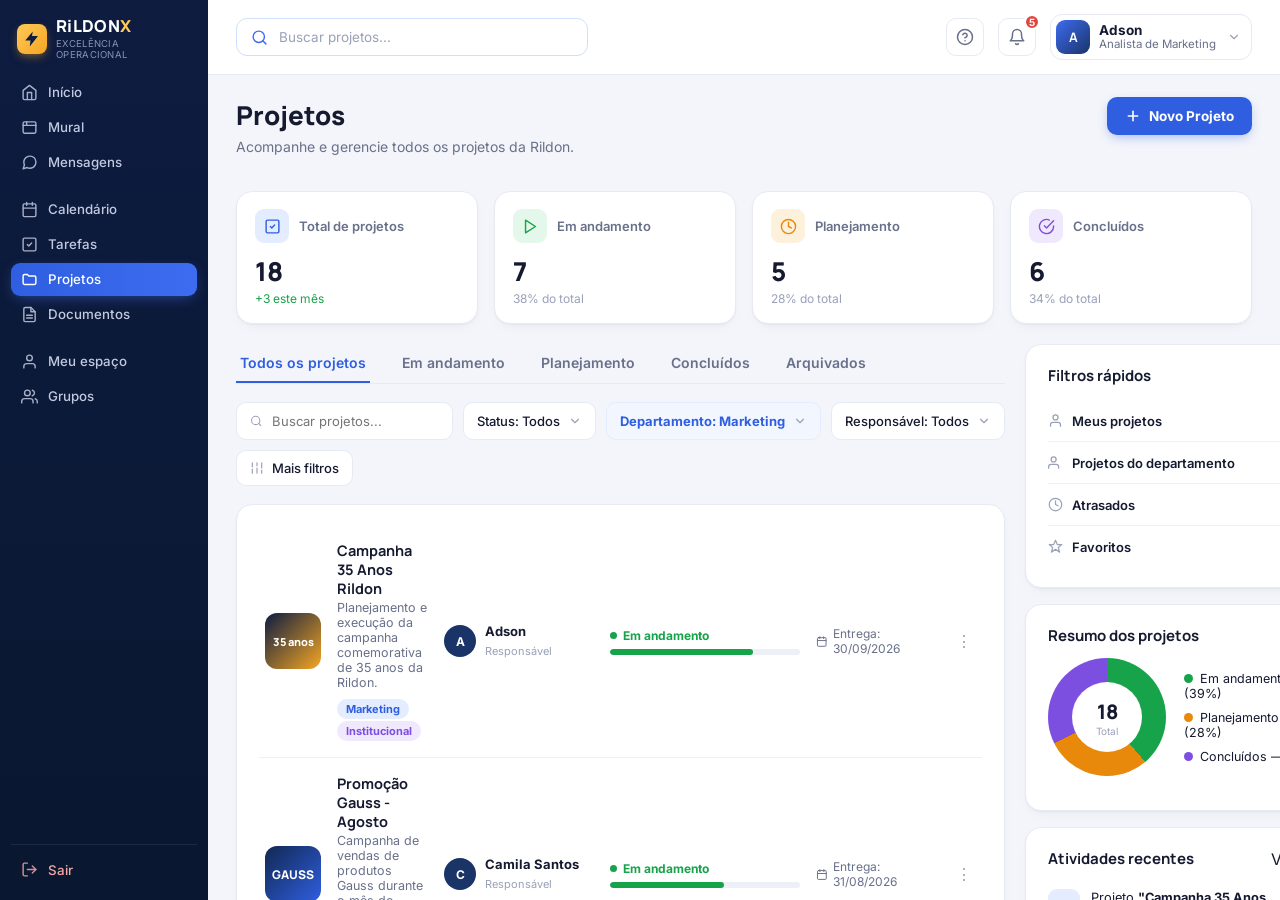
<file: rildonx-site/rildonx/projetos.html>
<!DOCTYPE html>
<html lang="pt-BR">
<head>
<meta charset="UTF-8">
<meta name="viewport" content="width=device-width, initial-scale=1.0">
<title>Projetos · RildonX</title>
<meta name="description" content="RildonX — ecossistema digital da Rildon.">
<link rel="icon" href="assets/img/favicon.svg" type="image/svg+xml">
<link rel="stylesheet" href="assets/css/styles.css">
</head>
<body data-page="projetos">
<div class="app" id="app-root">
<div class="sidebar-backdrop" id="sidebar-backdrop" onclick="toggleSidebar(false)"></div>
<aside class="sidebar">
  <div class="logo">
    <div class="logo-bolt">
      <svg width="18" height="18" viewBox="0 0 24 24" fill="#0d1c40"><path d="M13 2 3 14h7l-1 8 11-14h-8l1-6z"/></svg>
    </div>
    <div>
      <div class="logo-text">RiLDON<span>X</span></div>
      <div class="logo-tag">Excelência operacional</div>
    </div>
  </div>

  <nav class="nav">
    <a href="index.html" class="nav-item" data-page="inicio">
      <svg viewBox="0 0 24 24" fill="none" stroke="currentColor" stroke-width="2" stroke-linecap="round" stroke-linejoin="round"><path d="M3 9l9-7 9 7v11a2 2 0 0 1-2 2H5a2 2 0 0 1-2-2z"/><polyline points="9 22 9 12 15 12 15 22"/></svg>
      Início
    </a>
    <a href="mural.html" class="nav-item" data-page="feed">
      <svg viewBox="0 0 24 24" fill="none" stroke="currentColor" stroke-width="2" stroke-linecap="round" stroke-linejoin="round"><rect x="3" y="4" width="18" height="16" rx="2"/><path d="M3 9h18M8 4v5"/></svg>
      Mural
    </a>
    <a href="mensagens.html" class="nav-item" data-page="messenger">
      <svg viewBox="0 0 24 24" fill="none" stroke="currentColor" stroke-width="2" stroke-linecap="round" stroke-linejoin="round"><path d="M21 11.5a8.38 8.38 0 0 1-.9 3.8 8.5 8.5 0 0 1-7.6 4.7 8.38 8.38 0 0 1-3.8-.9L3 21l1.9-5.7a8.38 8.38 0 0 1-.9-3.8 8.5 8.5 0 0 1 4.7-7.6 8.38 8.38 0 0 1 3.8-.9h.5a8.48 8.48 0 0 1 8 8v.5z"/></svg>
      Mensagens
    </a>

    <div class="nav-gap"></div>

    <a href="calendario.html" class="nav-item" data-page="calendario">
      <svg viewBox="0 0 24 24" fill="none" stroke="currentColor" stroke-width="2" stroke-linecap="round" stroke-linejoin="round"><rect x="3" y="4" width="18" height="18" rx="2"/><path d="M16 2v4M8 2v4M3 10h18"/></svg>
      Calendário
    </a>
    <a href="tarefas.html" class="nav-item" data-page="tarefas">
      <svg viewBox="0 0 24 24" fill="none" stroke="currentColor" stroke-width="2" stroke-linecap="round" stroke-linejoin="round"><rect x="3" y="3" width="18" height="18" rx="2"/><path d="M9 12l2 2 4-4"/></svg>
      Tarefas
    </a>
    <a href="projetos.html" class="nav-item" data-page="projetos">
      <svg viewBox="0 0 24 24" fill="none" stroke="currentColor" stroke-width="2" stroke-linecap="round" stroke-linejoin="round"><path d="M3 7a2 2 0 0 1 2-2h4l2 2h8a2 2 0 0 1 2 2v8a2 2 0 0 1-2 2H5a2 2 0 0 1-2-2z"/></svg>
      Projetos
    </a>
    <a href="documentos.html" class="nav-item" data-page="documentos">
      <svg viewBox="0 0 24 24" fill="none" stroke="currentColor" stroke-width="2" stroke-linecap="round" stroke-linejoin="round"><path d="M14 2H6a2 2 0 0 0-2 2v16a2 2 0 0 0 2 2h12a2 2 0 0 0 2-2V8z"/><polyline points="14 2 14 8 20 8"/><line x1="16" y1="13" x2="8" y2="13"/><line x1="16" y1="17" x2="8" y2="17"/></svg>
      Documentos
    </a>

    <div class="nav-gap"></div>

    <a href="meu-espaco.html" class="nav-item" data-page="meuespaco">
      <svg viewBox="0 0 24 24" fill="none" stroke="currentColor" stroke-width="2" stroke-linecap="round" stroke-linejoin="round"><path d="M20 21v-2a4 4 0 0 0-4-4H8a4 4 0 0 0-4 4v2"/><circle cx="12" cy="7" r="4"/></svg>
      Meu espaço
    </a>
    <a href="grupos.html" class="nav-item" data-page="grupos">
      <svg viewBox="0 0 24 24" fill="none" stroke="currentColor" stroke-width="2" stroke-linecap="round" stroke-linejoin="round"><path d="M17 21v-2a4 4 0 0 0-4-4H5a4 4 0 0 0-4 4v2"/><circle cx="9" cy="7" r="4"/><path d="M23 21v-2a4 4 0 0 0-3-3.87M16 3.13a4 4 0 0 1 0 7.75"/></svg>
      Grupos
    </a>
  </nav>

  <div class="sidebar-spacer"></div>

  <div class="sidebar-bottom nav">
    <a href="#" class="nav-item logout-item">
      <svg viewBox="0 0 24 24" fill="none" stroke="currentColor" stroke-width="2" stroke-linecap="round" stroke-linejoin="round"><path d="M9 21H5a2 2 0 0 1-2-2V5a2 2 0 0 1 2-2h4"/><polyline points="16 17 21 12 16 7"/><line x1="21" y1="12" x2="9" y2="12"/></svg>
      Sair
    </a>
  </div>
</aside>
<div class="main">
  <header class="topbar">
    <button class="icon-btn mobile-menu-btn" id="mobile-menu-btn" onclick="toggleSidebar()" title="Menu">
      <svg viewBox="0 0 24 24" fill="none" stroke="currentColor" stroke-width="2" stroke-linecap="round" stroke-linejoin="round"><line x1="3" y1="6" x2="21" y2="6"/><line x1="3" y1="12" x2="21" y2="12"/><line x1="3" y1="18" x2="21" y2="18"/></svg>
    </button>
    <div class="search-box">
      <svg viewBox="0 0 24 24" fill="none" stroke="currentColor" stroke-width="2" stroke-linecap="round" stroke-linejoin="round"><circle cx="11" cy="11" r="8"/><line x1="21" y1="21" x2="16.65" y2="16.65"/></svg>
      <input type="text" id="global-search" placeholder="Buscar projetos...">
    </div>
    <div class="topbar-spacer"></div>
    <div class="topbar-right">
      <button class="icon-btn" title="Ajuda">
        <svg viewBox="0 0 24 24" fill="none" stroke="currentColor" stroke-width="2" stroke-linecap="round" stroke-linejoin="round"><circle cx="12" cy="12" r="10"/><path d="M9.09 9a3 3 0 0 1 5.83 1c0 2-3 3-3 3"/><line x1="12" y1="17" x2="12.01" y2="17"/></svg>
      </button>
      <div class="notif-wrap">
        <button class="icon-btn" id="notif-btn" onclick="toggleNotifications(event)" title="Notificações">
          <svg viewBox="0 0 24 24" fill="none" stroke="currentColor" stroke-width="2" stroke-linecap="round" stroke-linejoin="round"><path d="M18 8a6 6 0 0 0-12 0c0 7-3 9-3 9h18s-3-2-3-9"/><path d="M13.73 21a2 2 0 0 1-3.46 0"/></svg>
          <span class="badge">5</span>
        </button>
        <div class="notif-dropdown" id="notif-dropdown">
          <div class="notif-dropdown-head">
            <h3>Atividade recente</h3>
            <span class="see-all">Ver todas</span>
          </div>
          <div class="activity-list">
            <div class="activity-row">
              <div class="task-avatar" style="border-radius:9px;">JP</div>
              <div class="activity-text"><b>João Pedro</b> atualizou o projeto Campanha 35 Anos <span class="activity-sub" style="display:block;">Projeto · Campanha 35 Anos</span></div>
              <div class="activity-time">há 20 min</div>
            </div>
            <div class="activity-row">
              <div class="activity-icon" style="background:var(--orange-bg);color:var(--orange);"><svg viewBox="0 0 24 24" fill="none" stroke="currentColor" stroke-width="2" stroke-linecap="round" stroke-linejoin="round"><path d="M18 8a6 6 0 0 0-12 0c0 7-3 9-3 9h18s-3-2-3-9"/></svg></div>
              <div class="activity-text"><b>Marketing</b> publicou um novo aviso <span class="activity-sub" style="display:block;">Aviso · Promoção Gauss</span></div>
              <div class="activity-time">há 1h</div>
            </div>
            <div class="activity-row">
              <div class="task-avatar" style="border-radius:9px;">V</div>
              <div class="activity-text"><b>Você</b> foi adicionado à tarefa Revisar material da campanha <span class="activity-sub" style="display:block;">Tarefa · Campanha 35 Anos</span></div>
              <div class="activity-time">há 2h</div>
            </div>
            <div class="activity-row">
              <div class="task-avatar" style="border-radius:9px;">MF</div>
              <div class="activity-text"><b>Maria Fernanda</b> comentou na tarefa Post para Instagram <span class="activity-sub" style="display:block;">Tarefa · Mídias Sociais</span></div>
              <div class="activity-time">há 3h</div>
            </div>
          </div>
        </div>
      </div>
      <div class="user-chip">
        <div class="avatar">A</div>
        <div class="user-meta">
          <div class="user-name">Adson</div>
          <div class="user-role">Analista de Marketing</div>
        </div>
        <svg viewBox="0 0 24 24" fill="none" stroke="currentColor" stroke-width="2" stroke-linecap="round" stroke-linejoin="round"><polyline points="6 9 12 15 18 9"/></svg>
      </div>
    </div>
  </header>
  <div class="content">
<section class="page-view" id="page-projetos" style="display:block;">
<div class="page-head">
      <div>
        <h1>Projetos</h1>
        <p>Acompanhe e gerencie todos os projetos da Rildon.</p>
      </div>
      <button class="btn">
        <svg viewBox="0 0 24 24" fill="none" stroke="currentColor" stroke-width="2.4" stroke-linecap="round" stroke-linejoin="round"><line x1="12" y1="5" x2="12" y2="19"/><line x1="5" y1="12" x2="19" y2="12"/></svg>
        Novo Projeto
      </button>
    </div>

    <div class="stat-grid">
      <div class="stat-card">
        <div class="top"><div class="stat-icon blue"><svg viewBox="0 0 24 24" fill="none" stroke="currentColor" stroke-width="2" stroke-linecap="round" stroke-linejoin="round"><rect x="3" y="3" width="18" height="18" rx="2"/><path d="M9 12l2 2 4-4"/></svg></div><span class="stat-label">Total de projetos</span></div>
        <div class="stat-value">18</div>
        <div class="stat-sub up">+3 este mês</div>
      </div>
      <div class="stat-card">
        <div class="top"><div class="stat-icon green"><svg viewBox="0 0 24 24" fill="none" stroke="currentColor" stroke-width="2" stroke-linecap="round" stroke-linejoin="round"><polygon points="5 3 19 12 5 21 5 3"/></svg></div><span class="stat-label">Em andamento</span></div>
        <div class="stat-value">7</div>
        <div class="stat-sub">38% do total</div>
      </div>
      <div class="stat-card">
        <div class="top"><div class="stat-icon orange"><svg viewBox="0 0 24 24" fill="none" stroke="currentColor" stroke-width="2" stroke-linecap="round" stroke-linejoin="round"><circle cx="12" cy="12" r="10"/><polyline points="12 6 12 12 16 14"/></svg></div><span class="stat-label">Planejamento</span></div>
        <div class="stat-value">5</div>
        <div class="stat-sub">28% do total</div>
      </div>
      <div class="stat-card">
        <div class="top"><div class="stat-icon purple"><svg viewBox="0 0 24 24" fill="none" stroke="currentColor" stroke-width="2" stroke-linecap="round" stroke-linejoin="round"><path d="M22 11.08V12a10 10 0 1 1-5.93-9.14"/><polyline points="22 4 12 14.01 9 11.01"/></svg></div><span class="stat-label">Concluídos</span></div>
        <div class="stat-value">6</div>
        <div class="stat-sub">34% do total</div>
      </div>
    </div>

    <div class="layout-2col">
      <div>
        <div class="tabs">
          <span class="tab active">Todos os projetos</span>
          <span class="tab">Em andamento</span>
          <span class="tab">Planejamento</span>
          <span class="tab">Concluídos</span>
          <span class="tab">Arquivados</span>
        </div>

        <div class="filters-row">
          <div class="filter-pill search-mini" style="flex:1;">
            <svg viewBox="0 0 24 24" fill="none" stroke="currentColor" stroke-width="2" stroke-linecap="round" stroke-linejoin="round"><circle cx="11" cy="11" r="8"/><line x1="21" y1="21" x2="16.65" y2="16.65"/></svg>
            <input placeholder="Buscar projetos...">
          </div>
          <div class="filter-pill">Status: Todos <svg viewBox="0 0 24 24" fill="none" stroke="currentColor" stroke-width="2" stroke-linecap="round" stroke-linejoin="round"><polyline points="6 9 12 15 18 9"/></svg></div>
          <div class="filter-pill chip-active">Departamento: Marketing <svg viewBox="0 0 24 24" fill="none" stroke="currentColor" stroke-width="2" stroke-linecap="round" stroke-linejoin="round"><polyline points="6 9 12 15 18 9"/></svg></div>
          <div class="filter-pill">Responsável: Todos <svg viewBox="0 0 24 24" fill="none" stroke="currentColor" stroke-width="2" stroke-linecap="round" stroke-linejoin="round"><polyline points="6 9 12 15 18 9"/></svg></div>
          <div class="filter-pill">
            <svg viewBox="0 0 24 24" fill="none" stroke="currentColor" stroke-width="2" stroke-linecap="round" stroke-linejoin="round"><line x1="4" y1="21" x2="4" y2="14"/><line x1="4" y1="10" x2="4" y2="3"/><line x1="12" y1="21" x2="12" y2="12"/><line x1="12" y1="8" x2="12" y2="3"/><line x1="20" y1="21" x2="20" y2="16"/><line x1="20" y1="12" x2="20" y2="3"/></svg>
            Mais filtros
          </div>
        </div>

        <div class="card card-pad">
          <div class="proj-row">
            <div class="proj-thumb" style="background:linear-gradient(135deg,#0d1c40,#f5a623);display:flex;align-items:center;justify-content:center;color:#fff;font-family:'Manrope',sans-serif;font-weight:800;font-size:11px;text-align:center;">35 anos</div>
            <div class="proj-info">
              <h4>Campanha 35 Anos Rildon</h4>
              <p>Planejamento e execução da campanha comemorativa de 35 anos da Rildon.</p>
              <span class="tag tag-blue">Marketing</span><span class="tag tag-purple">Institucional</span>
            </div>
            <div class="proj-owner"><div class="mini-avatar">A</div><div class="who"><b>Adson</b><span>Responsável</span></div></div>
            <div class="proj-progress">
              <div class="status-dot st-andamento">Em andamento</div>
              <div class="progress-track"><div class="progress-fill" style="width:75%"></div></div>
            </div>
            <div class="proj-meta"><svg viewBox="0 0 24 24" fill="none" stroke="currentColor" stroke-width="2" stroke-linecap="round" stroke-linejoin="round"><rect x="3" y="4" width="18" height="18" rx="2"/><path d="M16 2v4M8 2v4M3 10h18"/></svg>Entrega: 30/09/2026</div>
            <div class="proj-more">⋮</div>
          </div>

          <div class="proj-row">
            <div class="proj-thumb" style="background:linear-gradient(135deg,#122752,#2f5fe0);display:flex;align-items:center;justify-content:center;color:#fff;font-family:'Manrope',sans-serif;font-weight:800;font-size:12px;">GAUSS</div>
            <div class="proj-info">
              <h4>Promoção Gauss - Agosto</h4>
              <p>Campanha de vendas de produtos Gauss durante o mês de agosto.</p>
              <span class="tag tag-blue">Marketing</span><span class="tag tag-orange">Promocional</span>
            </div>
            <div class="proj-owner"><div class="mini-avatar">C</div><div class="who"><b>Camila Santos</b><span>Responsável</span></div></div>
            <div class="proj-progress">
              <div class="status-dot st-andamento">Em andamento</div>
              <div class="progress-track"><div class="progress-fill" style="width:60%"></div></div>
            </div>
            <div class="proj-meta"><svg viewBox="0 0 24 24" fill="none" stroke="currentColor" stroke-width="2" stroke-linecap="round" stroke-linejoin="round"><rect x="3" y="4" width="18" height="18" rx="2"/><path d="M16 2v4M8 2v4M3 10h18"/></svg>Entrega: 31/08/2026</div>
            <div class="proj-more">⋮</div>
          </div>

          <div class="proj-row">
            <div class="proj-thumb" style="background:linear-gradient(135deg,#7c4fe0,#2f5fe0);"></div>
            <div class="proj-info">
              <h4>Calendário de Conteúdo - Q3</h4>
              <p>Planejamento e produção de conteúdo para redes sociais - Jul/Set.</p>
              <span class="tag tag-blue">Marketing</span><span class="tag tag-green">Mídias Sociais</span>
            </div>
            <div class="proj-owner"><div class="mini-avatar">M</div><div class="who"><b>Mariana Lima</b><span>Responsável</span></div></div>
            <div class="proj-progress">
              <div class="status-dot st-planejamento">Planejamento</div>
              <div class="progress-track"><div class="progress-fill orange" style="width:30%"></div></div>
            </div>
            <div class="proj-meta"><svg viewBox="0 0 24 24" fill="none" stroke="currentColor" stroke-width="2" stroke-linecap="round" stroke-linejoin="round"><rect x="3" y="4" width="18" height="18" rx="2"/><path d="M16 2v4M8 2v4M3 10h18"/></svg>Entrega: 15/09/2026</div>
            <div class="proj-more">⋮</div>
          </div>

          <div class="proj-row">
            <div class="proj-thumb" style="background:linear-gradient(135deg,#0d1c40,#122752);"></div>
            <div class="proj-info">
              <h4>AutoAju 2026</h4>
              <p>Participação da Rildon na feira AutoAju 2026.</p>
              <span class="tag tag-blue">Marketing</span><span class="tag tag-orange">Evento</span>
            </div>
            <div class="proj-owner"><div class="mini-avatar">J</div><div class="who"><b>João Pedro</b><span>Responsável</span></div></div>
            <div class="proj-progress">
              <div class="status-dot st-planejamento">Planejamento</div>
              <div class="progress-track"><div class="progress-fill orange" style="width:20%"></div></div>
            </div>
            <div class="proj-meta"><svg viewBox="0 0 24 24" fill="none" stroke="currentColor" stroke-width="2" stroke-linecap="round" stroke-linejoin="round"><rect x="3" y="4" width="18" height="18" rx="2"/><path d="M16 2v4M8 2v4M3 10h18"/></svg>Entrega: 19/11/2026</div>
            <div class="proj-more">⋮</div>
          </div>

          <div class="proj-row">
            <div class="proj-thumb" style="background:#16a34a;display:flex;align-items:center;justify-content:center;color:#fff;font-size:22px;">💬</div>
            <div class="proj-info">
              <h4>WhatsApp Comercial</h4>
              <p>Implementação e estruturação do WhatsApp Comercial da Rildon.</p>
              <span class="tag tag-blue">Marketing</span><span class="tag tag-green">Comercial</span>
            </div>
            <div class="proj-owner"><div class="mini-avatar">F</div><div class="who"><b>Fernanda Araújo</b><span>Responsável</span></div></div>
            <div class="proj-progress">
              <div class="status-dot st-concluido">Concluído</div>
              <div class="progress-track"><div class="progress-fill purple" style="width:100%"></div></div>
            </div>
            <div class="proj-meta"><svg viewBox="0 0 24 24" fill="none" stroke="currentColor" stroke-width="2" stroke-linecap="round" stroke-linejoin="round"><path d="M22 11.08V12a10 10 0 1 1-5.93-9.14"/><polyline points="22 4 12 14.01 9 11.01"/></svg>Concluído em: 20/07/2026</div>
            <div class="proj-more">⋮</div>
          </div>

          <div class="pagination">
            <div class="page-btns">
              <div class="page-btn active">1</div>
              <div class="page-btn">2</div>
              <div class="page-btn">3</div>
              <div class="page-btn">›</div>
            </div>
            <div class="count">Exibindo 1 a 5 de 18 projetos</div>
          </div>
        </div>
      </div>

      <div class="side-widgets">
        <div class="card card-pad">
          <h3 style="font-size:15px;font-weight:700;margin-bottom:14px;">Filtros rápidos</h3>
          <div class="mini-list">
            <div class="mini-row"><div class="left"><svg viewBox="0 0 24 24" fill="none" stroke="currentColor" stroke-width="2" stroke-linecap="round" stroke-linejoin="round"><path d="M20 21v-2a4 4 0 0 0-4-4H8a4 4 0 0 0-4 4v2"/><circle cx="12" cy="7" r="4"/></svg>Meus projetos</div><div class="mini-badge">6</div></div>
            <div class="mini-row"><div class="left"><svg viewBox="0 0 24 24" fill="none" stroke="currentColor" stroke-width="2" stroke-linecap="round" stroke-linejoin="round"><path d="M17 21v-2a4 4 0 0 0-4-4H5a4 4 0 0 0-4 4v2"/><circle cx="9" cy="7" r="4"/></svg>Projetos do departamento</div><div class="mini-badge">12</div></div>
            <div class="mini-row"><div class="left"><svg viewBox="0 0 24 24" fill="none" stroke="currentColor" stroke-width="2" stroke-linecap="round" stroke-linejoin="round"><circle cx="12" cy="12" r="10"/><polyline points="12 6 12 12 16 14"/></svg>Atrasados</div><div class="mini-badge red">2</div></div>
            <div class="mini-row"><div class="left"><svg viewBox="0 0 24 24" fill="none" stroke="currentColor" stroke-width="2" stroke-linecap="round" stroke-linejoin="round"><polygon points="12 2 15 9 22 9 16.5 13.5 18.5 21 12 16.5 5.5 21 7.5 13.5 2 9 9 9"/></svg>Favoritos</div><div class="mini-badge">4</div></div>
          </div>
        </div>

        <div class="card card-pad">
          <h3 style="font-size:15px;font-weight:700;margin-bottom:6px;">Resumo dos projetos</h3>
          <div class="donut-wrap">
            <div class="donut" style="background:conic-gradient(var(--green) 0 38.8%, var(--orange) 38.8% 67.6%, var(--purple) 67.6% 100%);">
              <div class="donut-hole"><b>18</b><span>Total</span></div>
            </div>
            <div class="legend">
              <div><span class="dot" style="background:var(--green)"></span>Em andamento — 7 (39%)</div>
              <div><span class="dot" style="background:var(--orange)"></span>Planejamento — 5 (28%)</div>
              <div><span class="dot" style="background:var(--purple)"></span>Concluídos — 6 (33%)</div>
            </div>
          </div>
        </div>

        <div class="card card-pad">
          <div style="display:flex;align-items:center;justify-content:space-between;margin-bottom:8px;">
            <h3 style="font-size:15px;font-weight:700;">Atividades recentes</h3>
            <span class="see-all">Ver todas</span>
          </div>
          <div class="activity-list">
            <div class="activity-row">
              <div class="activity-icon" style="background:var(--blue-100);color:var(--blue-600);"><svg viewBox="0 0 24 24" fill="none" stroke="currentColor" stroke-width="2" stroke-linecap="round" stroke-linejoin="round"><path d="M3 7a2 2 0 0 1 2-2h4l2 2h8a2 2 0 0 1 2 2v8a2 2 0 0 1-2 2H5a2 2 0 0 1-2-2z"/></svg></div>
              <div class="activity-text">Projeto <b>"Campanha 35 Anos Rildon"</b> <span class="activity-sub">atualizado por Camila Santos</span></div>
              <div class="activity-time">há 1h</div>
            </div>
            <div class="activity-row">
              <div class="activity-icon" style="background:var(--green-bg);color:var(--green);"><svg viewBox="0 0 24 24" fill="none" stroke="currentColor" stroke-width="2" stroke-linecap="round" stroke-linejoin="round"><path d="M22 11.08V12a10 10 0 1 1-5.93-9.14"/><polyline points="22 4 12 14.01 9 11.01"/></svg></div>
              <div class="activity-text">Tarefa concluída em <b>"Promoção Gauss - Agosto"</b> <span class="activity-sub">por João Pedro</span></div>
              <div class="activity-time">há 2h</div>
            </div>
            <div class="activity-row">
              <div class="activity-icon" style="background:var(--purple-bg);color:var(--purple);"><svg viewBox="0 0 24 24" fill="none" stroke="currentColor" stroke-width="2" stroke-linecap="round" stroke-linejoin="round"><path d="M14 2H6a2 2 0 0 0-2 2v16a2 2 0 0 0 2 2h12a2 2 0 0 0 2-2V8z"/><polyline points="14 2 14 8 20 8"/></svg></div>
              <div class="activity-text">Novo documento adicionado em <b>"AutoAju 2026"</b> <span class="activity-sub">por Mariana Lima</span></div>
              <div class="activity-time">há 3h</div>
            </div>
            <div class="activity-row">
              <div class="activity-icon" style="background:var(--orange-bg);color:var(--orange);"><svg viewBox="0 0 24 24" fill="none" stroke="currentColor" stroke-width="2" stroke-linecap="round" stroke-linejoin="round"><path d="M3 7a2 2 0 0 1 2-2h4l2 2h8a2 2 0 0 1 2 2v8a2 2 0 0 1-2 2H5a2 2 0 0 1-2-2z"/></svg></div>
              <div class="activity-text">Projeto <b>"Calendário de Conteúdo - Q3"</b> <span class="activity-sub">atualizado por você</span></div>
              <div class="activity-time">há 5h</div>
            </div>
          </div>
        </div>
      </div>
    </div>
</section>
  </div>
</div>
</div>

<div class="modal-backdrop" id="modal-backdrop" onclick="closeModal()">
  <div class="modal-panel wide" id="modal-nova-tarefa" onclick="event.stopPropagation()">
    <div class="modal-head">
      <h3><svg viewBox="0 0 24 24" fill="none" stroke="currentColor" stroke-width="2" stroke-linecap="round" stroke-linejoin="round"><rect x="3" y="3" width="18" height="18" rx="2"/><path d="M9 12l2 2 4-4"/></svg>Nova tarefa</h3>
      <button class="modal-close-btn" onclick="closeModal()"><svg viewBox="0 0 24 24" fill="none" stroke="currentColor" stroke-width="2.2" stroke-linecap="round" stroke-linejoin="round"><line x1="18" y1="6" x2="6" y2="18"/><line x1="6" y1="6" x2="18" y2="18"/></svg></button>
    </div>
    <div class="modal-body">
      <div class="field">
        <label>Nome da tarefa</label>
        <input type="text" id="nt-nome" placeholder="Ex: Revisar material da campanha">
      </div>
      <div class="field-row">
        <div class="field">
          <label>Prazo</label>
          <input type="date" id="nt-prazo" value="2026-09-20">
        </div>
        <div class="field">
          <label>Etapa</label>
          <div class="choice-group" id="nt-etapa-group">
            <button type="button" class="choice-btn selected" data-etapa="Pendente" onclick="selectChoice(this,'nt-etapa-group')">Pendente</button>
            <button type="button" class="choice-btn" data-etapa="Em andamento" onclick="selectChoice(this,'nt-etapa-group')">Em andamento</button>
            <button type="button" class="choice-btn" data-etapa="Concluída" onclick="selectChoice(this,'nt-etapa-group')">Concluída</button>
          </div>
        </div>
      </div>
      <div class="field">
        <label>Prioridade</label>
        <div class="choice-group" id="nt-prioridade-group">
          <button type="button" class="choice-btn opt-alta" data-priority="Alta" onclick="selectChoice(this,'nt-prioridade-group')">Alta</button>
          <button type="button" class="choice-btn opt-media selected" data-priority="Média" onclick="selectChoice(this,'nt-prioridade-group')">Média</button>
          <button type="button" class="choice-btn opt-baixa" data-priority="Baixa" onclick="selectChoice(this,'nt-prioridade-group')">Baixa</button>
        </div>
      </div>
      <div class="field">
        <label>Checklist</label>
        <div class="checklist" id="nt-checklist">
          <div class="checklist-item">
            <input type="text" placeholder="Item da checklist...">
            <button type="button" class="rm-btn" onclick="this.parentElement.remove()"><svg viewBox="0 0 24 24" fill="none" stroke="currentColor" stroke-width="2.2" stroke-linecap="round" stroke-linejoin="round"><line x1="18" y1="6" x2="6" y2="18"/><line x1="6" y1="6" x2="18" y2="18"/></svg></button>
          </div>
        </div>
        <button type="button" class="add-line-btn" onclick="addChecklistItem()"><svg viewBox="0 0 24 24" fill="none" stroke="currentColor" stroke-width="2.4" stroke-linecap="round" stroke-linejoin="round"><line x1="12" y1="5" x2="12" y2="19"/><line x1="5" y1="12" x2="19" y2="12"/></svg>Adicionar item</button>
      </div>
      <div class="field">
        <label>Adicionar pessoas</label>
        <div class="people-picker" id="nt-people-group">
          <div class="people-chip" data-name="Adson" onclick="togglePeopleChip(this)"><div class="mini-avatar">A</div>Adson</div>
          <div class="people-chip" data-name="Camila" onclick="togglePeopleChip(this)"><div class="mini-avatar" style="background:var(--purple);">C</div>Camila</div>
          <div class="people-chip" data-name="João Pedro" onclick="togglePeopleChip(this)"><div class="mini-avatar" style="background:var(--orange);">J</div>João Pedro</div>
          <div class="people-chip" data-name="Mariana" onclick="togglePeopleChip(this)"><div class="mini-avatar" style="background:var(--green);">M</div>Mariana</div>
          <div class="people-chip" data-name="Lucas" onclick="togglePeopleChip(this)"><div class="mini-avatar" style="background:var(--teal);">L</div>Lucas</div>
          <div class="people-chip" data-name="Fernanda" onclick="togglePeopleChip(this)"><div class="mini-avatar" style="background:var(--red);">F</div>Fernanda</div>
        </div>
      </div>
    </div>
    <div class="modal-foot">
      <button class="btn secondary" onclick="closeModal()">Cancelar</button>
      <button class="btn" onclick="submitNovaTarefa()">Criar tarefa</button>
    </div>
  </div>

  <div class="modal-panel" id="modal-setor-pessoal" onclick="event.stopPropagation()">
    <div class="modal-head">
      <h3><svg viewBox="0 0 24 24" fill="none" stroke="currentColor" stroke-width="2" stroke-linecap="round" stroke-linejoin="round"><path d="M20 21v-2a4 4 0 0 0-4-4H8a4 4 0 0 0-4 4v2"/><circle cx="12" cy="7" r="4"/></svg>Setor pessoal</h3>
      <button class="modal-close-btn" onclick="closeModal()"><svg viewBox="0 0 24 24" fill="none" stroke="currentColor" stroke-width="2.2" stroke-linecap="round" stroke-linejoin="round"><line x1="18" y1="6" x2="6" y2="18"/><line x1="6" y1="6" x2="18" y2="18"/></svg></button>
    </div>
    <div class="modal-body">
      <div class="option-list">
        <button type="button" class="option-btn" onclick="submitSetorPessoal('Solicitar uma conversa')">
          <div class="opt-icon"><svg viewBox="0 0 24 24" fill="none" stroke="currentColor" stroke-width="2" stroke-linecap="round" stroke-linejoin="round"><path d="M21 11.5a8.38 8.38 0 0 1-.9 3.8 8.5 8.5 0 0 1-7.6 4.7 8.38 8.38 0 0 1-3.8-.9L3 21l1.9-5.7a8.38 8.38 0 0 1-.9-3.8 8.5 8.5 0 0 1 4.7-7.6 8.38 8.38 0 0 1 3.8-.9h.5a8.48 8.48 0 0 1 8 8v.5z"/></svg></div>
          <div><b>Solicitar uma conversa</b><span>Agende um bate-papo com o RH</span></div>
          <div class="chev"><svg viewBox="0 0 24 24" fill="none" stroke="currentColor" stroke-width="2" stroke-linecap="round" stroke-linejoin="round"><polyline points="9 18 15 12 9 6"/></svg></div>
        </button>
        <button type="button" class="option-btn" onclick="submitSetorPessoal('Documentos/declarações')">
          <div class="opt-icon"><svg viewBox="0 0 24 24" fill="none" stroke="currentColor" stroke-width="2" stroke-linecap="round" stroke-linejoin="round"><path d="M14 2H6a2 2 0 0 0-2 2v16a2 2 0 0 0 2 2h12a2 2 0 0 0 2-2V8z"/><polyline points="14 2 14 8 20 8"/></svg></div>
          <div><b>Documentos/declarações</b><span>Solicite documentos oficiais</span></div>
          <div class="chev"><svg viewBox="0 0 24 24" fill="none" stroke="currentColor" stroke-width="2" stroke-linecap="round" stroke-linejoin="round"><polyline points="9 18 15 12 9 6"/></svg></div>
        </button>
        <button type="button" class="option-btn" onclick="submitSetorPessoal('Ponto')">
          <div class="opt-icon"><svg viewBox="0 0 24 24" fill="none" stroke="currentColor" stroke-width="2" stroke-linecap="round" stroke-linejoin="round"><circle cx="12" cy="12" r="9"/><polyline points="12 7 12 12 15 14"/></svg></div>
          <div><b>Ponto</b><span>Ajustes e consulta de ponto</span></div>
          <div class="chev"><svg viewBox="0 0 24 24" fill="none" stroke="currentColor" stroke-width="2" stroke-linecap="round" stroke-linejoin="round"><polyline points="9 18 15 12 9 6"/></svg></div>
        </button>
        <button type="button" class="option-btn" onclick="submitSetorPessoal('Atestado/afastamento')">
          <div class="opt-icon"><svg viewBox="0 0 24 24" fill="none" stroke="currentColor" stroke-width="2" stroke-linecap="round" stroke-linejoin="round"><path d="M14 2H6a2 2 0 0 0-2 2v16a2 2 0 0 0 2 2h12a2 2 0 0 0 2-2V8z"/><polyline points="14 2 14 8 20 8"/><line x1="9" y1="15" x2="15" y2="15"/></svg></div>
          <div><b>Atestado/afastamento</b><span>Envie um atestado médico</span></div>
          <div class="chev"><svg viewBox="0 0 24 24" fill="none" stroke="currentColor" stroke-width="2" stroke-linecap="round" stroke-linejoin="round"><polyline points="9 18 15 12 9 6"/></svg></div>
        </button>
      </div>
    </div>
  </div>

  <div class="modal-panel" id="modal-suporte-ti" onclick="event.stopPropagation()">
    <div class="modal-head">
      <h3><svg viewBox="0 0 24 24" fill="none" stroke="currentColor" stroke-width="2" stroke-linecap="round" stroke-linejoin="round"><path d="M18 8a6 6 0 0 0-12 0c0 7-3 9-3 9h18s-3-2-3-9"/></svg>Suporte de TI</h3>
      <button class="modal-close-btn" onclick="closeModal()"><svg viewBox="0 0 24 24" fill="none" stroke="currentColor" stroke-width="2.2" stroke-linecap="round" stroke-linejoin="round"><line x1="18" y1="6" x2="6" y2="18"/><line x1="6" y1="6" x2="18" y2="18"/></svg></button>
    </div>
    <div class="modal-body">
      <div class="field">
        <label>Categoria do chamado</label>
        <div class="choice-group" id="ti-categoria-group">
          <button type="button" class="choice-btn selected" data-cat="Impressora" onclick="selectChoice(this,'ti-categoria-group')">Impressora</button>
          <button type="button" class="choice-btn" data-cat="Internet" onclick="selectChoice(this,'ti-categoria-group')">Internet</button>
          <button type="button" class="choice-btn" data-cat="Ramal" onclick="selectChoice(this,'ti-categoria-group')">Ramal</button>
          <button type="button" class="choice-btn" data-cat="Compra/solicitação" onclick="selectChoice(this,'ti-categoria-group')">Compra/solicitação</button>
        </div>
      </div>
      <div class="field">
        <label>Descreva o problema</label>
        <textarea id="ti-texto" maxlength="150" placeholder="Descreva brevemente o que está acontecendo..." oninput="document.getElementById('ti-charcount').textContent = this.value.length + '/150'"></textarea>
        <div class="charcount" id="ti-charcount">0/150</div>
      </div>
    </div>
    <div class="modal-foot">
      <button class="btn secondary" onclick="closeModal()">Cancelar</button>
      <button class="btn" onclick="submitSuporteTI()">Enviar solicitação</button>
    </div>
  </div>

  <div class="modal-panel wide" id="modal-reserva-sala" onclick="event.stopPropagation()">
    <div class="modal-head">
      <h3><svg viewBox="0 0 24 24" fill="none" stroke="currentColor" stroke-width="2" stroke-linecap="round" stroke-linejoin="round"><rect x="3" y="4" width="18" height="18" rx="2"/><path d="M16 2v4M8 2v4M3 10h18"/></svg>Solicitar sala de reunião</h3>
      <button class="modal-close-btn" onclick="closeModal()"><svg viewBox="0 0 24 24" fill="none" stroke="currentColor" stroke-width="2.2" stroke-linecap="round" stroke-linejoin="round"><line x1="18" y1="6" x2="6" y2="18"/><line x1="6" y1="6" x2="18" y2="18"/></svg></button>
    </div>
    <div class="modal-body" id="reserva-form-view">
      <div id="reserva-conflict-slot"></div>
      <div class="field">
        <label>Sala</label>
        <div class="choice-group" id="rs-sala-group">
          <button type="button" class="choice-btn selected" data-sala="Sala de Reunião" onclick="selectChoice(this,'rs-sala-group')">Sala de reunião</button>
          <button type="button" class="choice-btn" data-sala="Auditório" onclick="selectChoice(this,'rs-sala-group')">Auditório</button>
        </div>
      </div>
      <div class="field-row-3">
        <div class="field"><label>Data</label><input type="date" id="rs-data" value="2026-09-14"></div>
        <div class="field"><label>Início</label><input type="time" id="rs-inicio" value="14:00"></div>
        <div class="field"><label>Fim</label><input type="time" id="rs-fim" value="15:00"></div>
      </div>
      <div class="field-row">
        <div class="field"><label>Quantidade de participantes</label><input type="number" id="rs-qtd" min="1" value="4"></div>
        <div class="field"><label>Motivo / assunto</label><input type="text" id="rs-motivo" placeholder="Ex: Reunião com fornecedor Gauss"></div>
      </div>
      <div class="field">
        <label>Participantes</label>
        <div class="people-picker" id="rs-people-group">
          <div class="people-chip" data-name="Adson" onclick="togglePeopleChip(this)"><div class="mini-avatar">A</div>Adson</div>
          <div class="people-chip" data-name="Camila" onclick="togglePeopleChip(this)"><div class="mini-avatar" style="background:var(--purple);">C</div>Camila</div>
          <div class="people-chip" data-name="João Pedro" onclick="togglePeopleChip(this)"><div class="mini-avatar" style="background:var(--orange);">J</div>João Pedro</div>
          <div class="people-chip" data-name="Mariana" onclick="togglePeopleChip(this)"><div class="mini-avatar" style="background:var(--green);">M</div>Mariana</div>
          <div class="people-chip" data-name="Lucas" onclick="togglePeopleChip(this)"><div class="mini-avatar" style="background:var(--teal);">L</div>Lucas</div>
          <div class="people-chip" data-name="Fernanda" onclick="togglePeopleChip(this)"><div class="mini-avatar" style="background:var(--red);">F</div>Fernanda</div>
        </div>
      </div>
      <div class="field">
        <label>Recursos necessários</label>
        <div class="checkbox-grid">
          <label class="checkbox-opt"><input type="checkbox" value="TV / tela">📺 TV / tela</label>
          <label class="checkbox-opt"><input type="checkbox" value="Notebook">💻 Notebook</label>
          <label class="checkbox-opt"><input type="checkbox" value="Videoconferência">🎥 Videoconferência</label>
          <label class="checkbox-opt"><input type="checkbox" value="Quadro">📝 Quadro</label>
          <label class="checkbox-opt"><input type="checkbox" value="Café / água">☕ Café / água</label>
          <label class="checkbox-opt"><input type="checkbox" value="Outro">🔌 Outro</label>
        </div>
      </div>
    </div>
    <div class="modal-body" id="reserva-confirm-view" style="display:none;"></div>
    <div class="modal-foot" id="reserva-form-foot">
      <button class="btn secondary" onclick="closeModal()">Cancelar</button>
      <button class="btn" onclick="submitReservaSala()">Solicitar reserva</button>
    </div>
  </div>

  <div class="modal-panel" id="modal-politicas" onclick="event.stopPropagation()">
    <div class="modal-head">
      <h3><svg viewBox="0 0 24 24" fill="none" stroke="currentColor" stroke-width="2" stroke-linecap="round" stroke-linejoin="round"><path d="M14 2H6a2 2 0 0 0-2 2v16a2 2 0 0 0 2 2h12a2 2 0 0 0 2-2V8z"/><polyline points="14 2 14 8 20 8"/></svg>Políticas internas</h3>
      <button class="modal-close-btn" onclick="closeModal()"><svg viewBox="0 0 24 24" fill="none" stroke="currentColor" stroke-width="2.2" stroke-linecap="round" stroke-linejoin="round"><line x1="18" y1="6" x2="6" y2="18"/><line x1="6" y1="6" x2="18" y2="18"/></svg></button>
    </div>
    <div class="modal-body">
      <div class="policy-list">
        <div class="policy-row"><div class="doc-icon pdf">PDF</div><div><b>Regulamento Interno</b><span>Atualizado em 10/01/2026 · 1.4 MB</span></div><button class="dl-btn"><svg viewBox="0 0 24 24" fill="none" stroke="currentColor" stroke-width="2" stroke-linecap="round" stroke-linejoin="round"><path d="M21 15v4a2 2 0 0 1-2 2H5a2 2 0 0 1-2-2v-4"/><polyline points="7 10 12 15 17 10"/><line x1="12" y1="15" x2="12" y2="3"/></svg></button></div>
        <div class="policy-row"><div class="doc-icon docx">DOC</div><div><b>Missão, Visão e Valores</b><span>Atualizado em 03/02/2025 · 320 KB</span></div><button class="dl-btn"><svg viewBox="0 0 24 24" fill="none" stroke="currentColor" stroke-width="2" stroke-linecap="round" stroke-linejoin="round"><path d="M21 15v4a2 2 0 0 1-2 2H5a2 2 0 0 1-2-2v-4"/><polyline points="7 10 12 15 17 10"/><line x1="12" y1="15" x2="12" y2="3"/></svg></button></div>
        <div class="policy-row"><div class="doc-icon pdf">PDF</div><div><b>Código de Conduta e Ética</b><span>Atualizado em 22/11/2025 · 980 KB</span></div><button class="dl-btn"><svg viewBox="0 0 24 24" fill="none" stroke="currentColor" stroke-width="2" stroke-linecap="round" stroke-linejoin="round"><path d="M21 15v4a2 2 0 0 1-2 2H5a2 2 0 0 1-2-2v-4"/><polyline points="7 10 12 15 17 10"/><line x1="12" y1="15" x2="12" y2="3"/></svg></button></div>
        <div class="policy-row"><div class="doc-icon xlsx">XLS</div><div><b>Política de Benefícios</b><span>Atualizado em 14/03/2026 · 210 KB</span></div><button class="dl-btn"><svg viewBox="0 0 24 24" fill="none" stroke="currentColor" stroke-width="2" stroke-linecap="round" stroke-linejoin="round"><path d="M21 15v4a2 2 0 0 1-2 2H5a2 2 0 0 1-2-2v-4"/><polyline points="7 10 12 15 17 10"/><line x1="12" y1="15" x2="12" y2="3"/></svg></button></div>
        <div class="policy-row"><div class="doc-icon pdf">PDF</div><div><b>Política de Segurança da Informação</b><span>Atualizado em 05/06/2026 · 640 KB</span></div><button class="dl-btn"><svg viewBox="0 0 24 24" fill="none" stroke="currentColor" stroke-width="2" stroke-linecap="round" stroke-linejoin="round"><path d="M21 15v4a2 2 0 0 1-2 2H5a2 2 0 0 1-2-2v-4"/><polyline points="7 10 12 15 17 10"/><line x1="12" y1="15" x2="12" y2="3"/></svg></button></div>
      </div>
    </div>
  </div>
</div>

<div class="toast-wrap" id="toast-wrap"></div>

<script src="assets/js/app.js"></script>
</body>
</html>
</file>
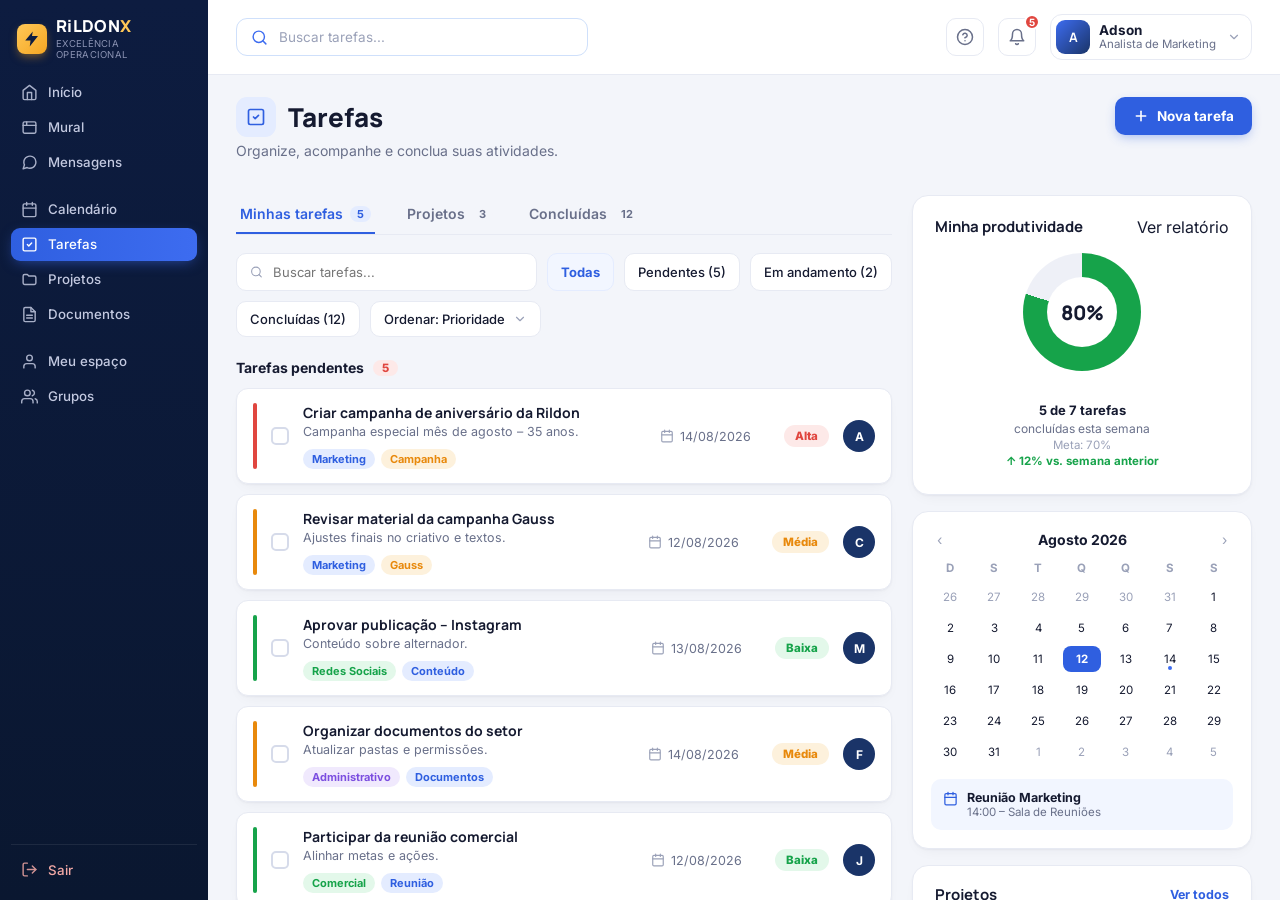
<file: rildonx-site/rildonx/tarefas.html>
<!DOCTYPE html>
<html lang="pt-BR">
<head>
<meta charset="UTF-8">
<meta name="viewport" content="width=device-width, initial-scale=1.0">
<title>Tarefas · RildonX</title>
<meta name="description" content="RildonX — ecossistema digital da Rildon.">
<link rel="icon" href="assets/img/favicon.svg" type="image/svg+xml">
<link rel="stylesheet" href="assets/css/styles.css">
</head>
<body data-page="tarefas">
<div class="app" id="app-root">
<div class="sidebar-backdrop" id="sidebar-backdrop" onclick="toggleSidebar(false)"></div>
<aside class="sidebar">
  <div class="logo">
    <div class="logo-bolt">
      <svg width="18" height="18" viewBox="0 0 24 24" fill="#0d1c40"><path d="M13 2 3 14h7l-1 8 11-14h-8l1-6z"/></svg>
    </div>
    <div>
      <div class="logo-text">RiLDON<span>X</span></div>
      <div class="logo-tag">Excelência operacional</div>
    </div>
  </div>

  <nav class="nav">
    <a href="index.html" class="nav-item" data-page="inicio">
      <svg viewBox="0 0 24 24" fill="none" stroke="currentColor" stroke-width="2" stroke-linecap="round" stroke-linejoin="round"><path d="M3 9l9-7 9 7v11a2 2 0 0 1-2 2H5a2 2 0 0 1-2-2z"/><polyline points="9 22 9 12 15 12 15 22"/></svg>
      Início
    </a>
    <a href="mural.html" class="nav-item" data-page="feed">
      <svg viewBox="0 0 24 24" fill="none" stroke="currentColor" stroke-width="2" stroke-linecap="round" stroke-linejoin="round"><rect x="3" y="4" width="18" height="16" rx="2"/><path d="M3 9h18M8 4v5"/></svg>
      Mural
    </a>
    <a href="mensagens.html" class="nav-item" data-page="messenger">
      <svg viewBox="0 0 24 24" fill="none" stroke="currentColor" stroke-width="2" stroke-linecap="round" stroke-linejoin="round"><path d="M21 11.5a8.38 8.38 0 0 1-.9 3.8 8.5 8.5 0 0 1-7.6 4.7 8.38 8.38 0 0 1-3.8-.9L3 21l1.9-5.7a8.38 8.38 0 0 1-.9-3.8 8.5 8.5 0 0 1 4.7-7.6 8.38 8.38 0 0 1 3.8-.9h.5a8.48 8.48 0 0 1 8 8v.5z"/></svg>
      Mensagens
    </a>

    <div class="nav-gap"></div>

    <a href="calendario.html" class="nav-item" data-page="calendario">
      <svg viewBox="0 0 24 24" fill="none" stroke="currentColor" stroke-width="2" stroke-linecap="round" stroke-linejoin="round"><rect x="3" y="4" width="18" height="18" rx="2"/><path d="M16 2v4M8 2v4M3 10h18"/></svg>
      Calendário
    </a>
    <a href="tarefas.html" class="nav-item" data-page="tarefas">
      <svg viewBox="0 0 24 24" fill="none" stroke="currentColor" stroke-width="2" stroke-linecap="round" stroke-linejoin="round"><rect x="3" y="3" width="18" height="18" rx="2"/><path d="M9 12l2 2 4-4"/></svg>
      Tarefas
    </a>
    <a href="projetos.html" class="nav-item" data-page="projetos">
      <svg viewBox="0 0 24 24" fill="none" stroke="currentColor" stroke-width="2" stroke-linecap="round" stroke-linejoin="round"><path d="M3 7a2 2 0 0 1 2-2h4l2 2h8a2 2 0 0 1 2 2v8a2 2 0 0 1-2 2H5a2 2 0 0 1-2-2z"/></svg>
      Projetos
    </a>
    <a href="documentos.html" class="nav-item" data-page="documentos">
      <svg viewBox="0 0 24 24" fill="none" stroke="currentColor" stroke-width="2" stroke-linecap="round" stroke-linejoin="round"><path d="M14 2H6a2 2 0 0 0-2 2v16a2 2 0 0 0 2 2h12a2 2 0 0 0 2-2V8z"/><polyline points="14 2 14 8 20 8"/><line x1="16" y1="13" x2="8" y2="13"/><line x1="16" y1="17" x2="8" y2="17"/></svg>
      Documentos
    </a>

    <div class="nav-gap"></div>

    <a href="meu-espaco.html" class="nav-item" data-page="meuespaco">
      <svg viewBox="0 0 24 24" fill="none" stroke="currentColor" stroke-width="2" stroke-linecap="round" stroke-linejoin="round"><path d="M20 21v-2a4 4 0 0 0-4-4H8a4 4 0 0 0-4 4v2"/><circle cx="12" cy="7" r="4"/></svg>
      Meu espaço
    </a>
    <a href="grupos.html" class="nav-item" data-page="grupos">
      <svg viewBox="0 0 24 24" fill="none" stroke="currentColor" stroke-width="2" stroke-linecap="round" stroke-linejoin="round"><path d="M17 21v-2a4 4 0 0 0-4-4H5a4 4 0 0 0-4 4v2"/><circle cx="9" cy="7" r="4"/><path d="M23 21v-2a4 4 0 0 0-3-3.87M16 3.13a4 4 0 0 1 0 7.75"/></svg>
      Grupos
    </a>
  </nav>

  <div class="sidebar-spacer"></div>

  <div class="sidebar-bottom nav">
    <a href="#" class="nav-item logout-item">
      <svg viewBox="0 0 24 24" fill="none" stroke="currentColor" stroke-width="2" stroke-linecap="round" stroke-linejoin="round"><path d="M9 21H5a2 2 0 0 1-2-2V5a2 2 0 0 1 2-2h4"/><polyline points="16 17 21 12 16 7"/><line x1="21" y1="12" x2="9" y2="12"/></svg>
      Sair
    </a>
  </div>
</aside>
<div class="main">
  <header class="topbar">
    <button class="icon-btn mobile-menu-btn" id="mobile-menu-btn" onclick="toggleSidebar()" title="Menu">
      <svg viewBox="0 0 24 24" fill="none" stroke="currentColor" stroke-width="2" stroke-linecap="round" stroke-linejoin="round"><line x1="3" y1="6" x2="21" y2="6"/><line x1="3" y1="12" x2="21" y2="12"/><line x1="3" y1="18" x2="21" y2="18"/></svg>
    </button>
    <div class="search-box">
      <svg viewBox="0 0 24 24" fill="none" stroke="currentColor" stroke-width="2" stroke-linecap="round" stroke-linejoin="round"><circle cx="11" cy="11" r="8"/><line x1="21" y1="21" x2="16.65" y2="16.65"/></svg>
      <input type="text" id="global-search" placeholder="Buscar tarefas...">
    </div>
    <div class="topbar-spacer"></div>
    <div class="topbar-right">
      <button class="icon-btn" title="Ajuda">
        <svg viewBox="0 0 24 24" fill="none" stroke="currentColor" stroke-width="2" stroke-linecap="round" stroke-linejoin="round"><circle cx="12" cy="12" r="10"/><path d="M9.09 9a3 3 0 0 1 5.83 1c0 2-3 3-3 3"/><line x1="12" y1="17" x2="12.01" y2="17"/></svg>
      </button>
      <div class="notif-wrap">
        <button class="icon-btn" id="notif-btn" onclick="toggleNotifications(event)" title="Notificações">
          <svg viewBox="0 0 24 24" fill="none" stroke="currentColor" stroke-width="2" stroke-linecap="round" stroke-linejoin="round"><path d="M18 8a6 6 0 0 0-12 0c0 7-3 9-3 9h18s-3-2-3-9"/><path d="M13.73 21a2 2 0 0 1-3.46 0"/></svg>
          <span class="badge">5</span>
        </button>
        <div class="notif-dropdown" id="notif-dropdown">
          <div class="notif-dropdown-head">
            <h3>Atividade recente</h3>
            <span class="see-all">Ver todas</span>
          </div>
          <div class="activity-list">
            <div class="activity-row">
              <div class="task-avatar" style="border-radius:9px;">JP</div>
              <div class="activity-text"><b>João Pedro</b> atualizou o projeto Campanha 35 Anos <span class="activity-sub" style="display:block;">Projeto · Campanha 35 Anos</span></div>
              <div class="activity-time">há 20 min</div>
            </div>
            <div class="activity-row">
              <div class="activity-icon" style="background:var(--orange-bg);color:var(--orange);"><svg viewBox="0 0 24 24" fill="none" stroke="currentColor" stroke-width="2" stroke-linecap="round" stroke-linejoin="round"><path d="M18 8a6 6 0 0 0-12 0c0 7-3 9-3 9h18s-3-2-3-9"/></svg></div>
              <div class="activity-text"><b>Marketing</b> publicou um novo aviso <span class="activity-sub" style="display:block;">Aviso · Promoção Gauss</span></div>
              <div class="activity-time">há 1h</div>
            </div>
            <div class="activity-row">
              <div class="task-avatar" style="border-radius:9px;">V</div>
              <div class="activity-text"><b>Você</b> foi adicionado à tarefa Revisar material da campanha <span class="activity-sub" style="display:block;">Tarefa · Campanha 35 Anos</span></div>
              <div class="activity-time">há 2h</div>
            </div>
            <div class="activity-row">
              <div class="task-avatar" style="border-radius:9px;">MF</div>
              <div class="activity-text"><b>Maria Fernanda</b> comentou na tarefa Post para Instagram <span class="activity-sub" style="display:block;">Tarefa · Mídias Sociais</span></div>
              <div class="activity-time">há 3h</div>
            </div>
          </div>
        </div>
      </div>
      <div class="user-chip">
        <div class="avatar">A</div>
        <div class="user-meta">
          <div class="user-name">Adson</div>
          <div class="user-role">Analista de Marketing</div>
        </div>
        <svg viewBox="0 0 24 24" fill="none" stroke="currentColor" stroke-width="2" stroke-linecap="round" stroke-linejoin="round"><polyline points="6 9 12 15 18 9"/></svg>
      </div>
    </div>
  </header>
  <div class="content">
<section class="page-view" id="page-tarefas" style="display:block;">
<div class="page-head">
      <div>
        <h1><div class="icon-badge"><svg viewBox="0 0 24 24" fill="none" stroke="currentColor" stroke-width="2" stroke-linecap="round" stroke-linejoin="round"><rect x="3" y="3" width="18" height="18" rx="2"/><path d="M9 12l2 2 4-4"/></svg></div>Tarefas</h1>
        <p>Organize, acompanhe e conclua suas atividades.</p>
      </div>
      <button class="btn" onclick="openModal('modal-nova-tarefa')">
        <svg viewBox="0 0 24 24" fill="none" stroke="currentColor" stroke-width="2.4" stroke-linecap="round" stroke-linejoin="round"><line x1="12" y1="5" x2="12" y2="19"/><line x1="5" y1="12" x2="19" y2="12"/></svg>
        Nova tarefa
      </button>
    </div>

    <div class="layout-2col">
      <div>
        <div class="tabs">
          <span class="tab active">Minhas tarefas <span class="count" id="tab-minhas-count">5</span></span>
          <span class="tab">Projetos <span class="count">3</span></span>
          <span class="tab">Concluídas <span class="count">12</span></span>
        </div>

        <div class="filters-row">
          <div class="filter-pill search-mini" style="flex:1;">
            <svg viewBox="0 0 24 24" fill="none" stroke="currentColor" stroke-width="2" stroke-linecap="round" stroke-linejoin="round"><circle cx="11" cy="11" r="8"/><line x1="21" y1="21" x2="16.65" y2="16.65"/></svg>
            <input placeholder="Buscar tarefas...">
          </div>
          <div class="filter-pill chip-active">Todas</div>
          <div class="filter-pill">Pendentes (5)</div>
          <div class="filter-pill">Em andamento (2)</div>
          <div class="filter-pill">Concluídas (12)</div>
          <div class="filter-pill">Ordenar: Prioridade <svg viewBox="0 0 24 24" fill="none" stroke="currentColor" stroke-width="2" stroke-linecap="round" stroke-linejoin="round"><polyline points="6 9 12 15 18 9"/></svg></div>
        </div>

        <div class="task-section-title">Tarefas pendentes <span class="count-chip" id="count-chip-pendentes">5</span></div>

        <div id="tarefas-pendentes-list">
        <div class="task-row">
          <div class="stripe" style="background:var(--red);"></div>
          <span class="checkbox"></span>
          <div class="task-body"><h4>Criar campanha de aniversário da Rildon</h4><p>Campanha especial mês de agosto – 35 anos.</p><span class="tag tag-blue">Marketing</span><span class="tag tag-orange">Campanha</span></div>
          <div class="task-date"><svg viewBox="0 0 24 24" fill="none" stroke="currentColor" stroke-width="2" stroke-linecap="round" stroke-linejoin="round"><rect x="3" y="4" width="18" height="18" rx="2"/><path d="M16 2v4M8 2v4M3 10h18"/></svg>14/08/2026</div>
          <span class="priority alta">Alta</span>
          <div class="task-avatar">A</div>
        </div>
        <div class="task-row">
          <div class="stripe" style="background:var(--orange);"></div>
          <span class="checkbox"></span>
          <div class="task-body"><h4>Revisar material da campanha Gauss</h4><p>Ajustes finais no criativo e textos.</p><span class="tag tag-blue">Marketing</span><span class="tag tag-orange">Gauss</span></div>
          <div class="task-date"><svg viewBox="0 0 24 24" fill="none" stroke="currentColor" stroke-width="2" stroke-linecap="round" stroke-linejoin="round"><rect x="3" y="4" width="18" height="18" rx="2"/><path d="M16 2v4M8 2v4M3 10h18"/></svg>12/08/2026</div>
          <span class="priority media">Média</span>
          <div class="task-avatar">C</div>
        </div>
        <div class="task-row">
          <div class="stripe" style="background:var(--green);"></div>
          <span class="checkbox"></span>
          <div class="task-body"><h4>Aprovar publicação – Instagram</h4><p>Conteúdo sobre alternador.</p><span class="tag tag-green">Redes Sociais</span><span class="tag tag-blue">Conteúdo</span></div>
          <div class="task-date"><svg viewBox="0 0 24 24" fill="none" stroke="currentColor" stroke-width="2" stroke-linecap="round" stroke-linejoin="round"><rect x="3" y="4" width="18" height="18" rx="2"/><path d="M16 2v4M8 2v4M3 10h18"/></svg>13/08/2026</div>
          <span class="priority baixa">Baixa</span>
          <div class="task-avatar">M</div>
        </div>
        <div class="task-row">
          <div class="stripe" style="background:var(--orange);"></div>
          <span class="checkbox"></span>
          <div class="task-body"><h4>Organizar documentos do setor</h4><p>Atualizar pastas e permissões.</p><span class="tag tag-purple">Administrativo</span><span class="tag tag-blue">Documentos</span></div>
          <div class="task-date"><svg viewBox="0 0 24 24" fill="none" stroke="currentColor" stroke-width="2" stroke-linecap="round" stroke-linejoin="round"><rect x="3" y="4" width="18" height="18" rx="2"/><path d="M16 2v4M8 2v4M3 10h18"/></svg>14/08/2026</div>
          <span class="priority media">Média</span>
          <div class="task-avatar">F</div>
        </div>
        <div class="task-row">
          <div class="stripe" style="background:var(--green);"></div>
          <span class="checkbox"></span>
          <div class="task-body"><h4>Participar da reunião comercial</h4><p>Alinhar metas e ações.</p><span class="tag tag-green">Comercial</span><span class="tag tag-blue">Reunião</span></div>
          <div class="task-date"><svg viewBox="0 0 24 24" fill="none" stroke="currentColor" stroke-width="2" stroke-linecap="round" stroke-linejoin="round"><rect x="3" y="4" width="18" height="18" rx="2"/><path d="M16 2v4M8 2v4M3 10h18"/></svg>12/08/2026</div>
          <span class="priority baixa">Baixa</span>
          <div class="task-avatar">J</div>
        </div>
        </div>

        <div class="task-section-title">Tarefas em andamento <span class="count-chip blue" id="count-chip-andamento">2</span></div>
        <div id="tarefas-andamento-list">
        <div class="task-row">
          <div class="stripe" style="background:var(--blue-600);"></div>
          <span class="checkbox" style="background:var(--blue-600);border-color:var(--blue-600);"></span>
          <div class="task-body"><h4>Produzir vídeo institucional (35 anos)</h4><p>Gravar e editar conteúdo.</p><span class="tag tag-blue">Marketing</span><span class="tag tag-orange">Vídeo</span></div>
          <div class="task-date"><svg viewBox="0 0 24 24" fill="none" stroke="currentColor" stroke-width="2" stroke-linecap="round" stroke-linejoin="round"><rect x="3" y="4" width="18" height="18" rx="2"/><path d="M16 2v4M8 2v4M3 10h18"/></svg>16/08/2026</div>
          <span class="tag" style="background:var(--blue-100);color:var(--blue-600);">Em andamento</span>
          <div class="task-avatar">A</div>
        </div>
        <div class="task-row">
          <div class="stripe" style="background:var(--blue-600);"></div>
          <span class="checkbox" style="background:var(--blue-600);border-color:var(--blue-600);"></span>
          <div class="task-body"><h4>Levantar necessidades do setor</h4><p>Reunião com a equipe técnica.</p><span class="tag tag-blue">Projetos</span><span class="tag tag-green">Planejamento</span></div>
          <div class="task-date"><svg viewBox="0 0 24 24" fill="none" stroke="currentColor" stroke-width="2" stroke-linecap="round" stroke-linejoin="round"><rect x="3" y="4" width="18" height="18" rx="2"/><path d="M16 2v4M8 2v4M3 10h18"/></svg>15/08/2026</div>
          <span class="tag" style="background:var(--blue-100);color:var(--blue-600);">Em andamento</span>
          <div class="task-avatar">M</div>
        </div>
        </div>
      </div>

      <div class="side-widgets">
        <div class="card card-pad">
          <div style="display:flex;align-items:center;justify-content:space-between;margin-bottom:10px;">
            <h3 style="font-size:15px;font-weight:700;">Minha produtividade</h3>
            <span class="see-all">Ver relatório</span>
          </div>
          <div class="donut-wrap" style="flex-direction:column;text-align:center;padding-bottom:6px;">
            <div class="donut" style="background:conic-gradient(var(--green) 0 80%, var(--border-soft) 80% 100%);margin:0 auto;">
              <div class="donut-hole"><b>80%</b></div>
            </div>
            <div style="margin-top:10px;">
              <b style="font-size:13px;">5 de 7 tarefas</b>
              <p style="font-size:12px;color:var(--text-muted);margin:2px 0 0;">concluídas esta semana</p>
              <p style="font-size:11.5px;color:var(--text-soft);margin:2px 0 0;">Meta: 70%</p>
              <p style="font-size:11.5px;color:var(--green);font-weight:700;margin:2px 0 0;">↑ 12% vs. semana anterior</p>
            </div>
          </div>
        </div>

        <div class="mini-cal">
          <div class="mini-cal-head"><button>‹</button><span>Agosto 2026</span><button>›</button></div>
          <div class="cal-grid">
            <div class="dow">D</div><div class="dow">S</div><div class="dow">T</div><div class="dow">Q</div><div class="dow">Q</div><div class="dow">S</div><div class="dow">S</div>
            <div class="day muted">26</div><div class="day muted">27</div><div class="day muted">28</div><div class="day muted">29</div><div class="day muted">30</div><div class="day muted">31</div><div class="day">1</div>
            <div class="day">2</div><div class="day">3</div><div class="day">4</div><div class="day">5</div><div class="day">6</div><div class="day">7</div><div class="day">8</div>
            <div class="day">9</div><div class="day">10</div><div class="day">11</div><div class="day today">12</div><div class="day">13</div><div class="day has-event">14</div><div class="day">15</div>
            <div class="day">16</div><div class="day">17</div><div class="day">18</div><div class="day">19</div><div class="day">20</div><div class="day">21</div><div class="day">22</div>
            <div class="day">23</div><div class="day">24</div><div class="day">25</div><div class="day">26</div><div class="day">27</div><div class="day">28</div><div class="day">29</div>
            <div class="day">30</div><div class="day">31</div><div class="day muted">1</div><div class="day muted">2</div><div class="day muted">3</div><div class="day muted">4</div><div class="day muted">5</div>
          </div>
          <div class="cal-event">
            <svg viewBox="0 0 24 24" fill="none" stroke="currentColor" stroke-width="2" stroke-linecap="round" stroke-linejoin="round"><rect x="3" y="4" width="18" height="18" rx="2"/><path d="M16 2v4M8 2v4M3 10h18"/></svg>
            <div><b style="font-size:12.5px;">Reunião Marketing</b><div style="color:var(--text-muted);font-size:11.5px;">14:00 – Sala de Reuniões</div></div>
          </div>
        </div>

        <div class="card">
          <div class="card-head"><h3>Projetos</h3><span class="see-all">Ver todos</span></div>
          <div class="card-pad" style="padding-top:4px;">
            <div class="mini-list">
              <div class="mini-row"><div class="left"><svg viewBox="0 0 24 24" fill="none" stroke="currentColor" stroke-width="2" stroke-linecap="round" stroke-linejoin="round"><path d="M3 7a2 2 0 0 1 2-2h4l2 2h8a2 2 0 0 1 2 2v8a2 2 0 0 1-2 2H5a2 2 0 0 1-2-2z"/></svg>Campanha 35 Anos Rildon</div><div class="mini-badge">4 tarefas</div></div>
              <div class="mini-row"><div class="left"><svg viewBox="0 0 24 24" fill="none" stroke="currentColor" stroke-width="2" stroke-linecap="round" stroke-linejoin="round"><path d="M3 7a2 2 0 0 1 2-2h4l2 2h8a2 2 0 0 1 2 2v8a2 2 0 0 1-2 2H5a2 2 0 0 1-2-2z"/></svg>Programa Mecânico Parceiro</div><div class="mini-badge">2 tarefas</div></div>
              <div class="mini-row"><div class="left"><svg viewBox="0 0 24 24" fill="none" stroke="currentColor" stroke-width="2" stroke-linecap="round" stroke-linejoin="round"><path d="M3 7a2 2 0 0 1 2-2h4l2 2h8a2 2 0 0 1 2 2v8a2 2 0 0 1-2 2H5a2 2 0 0 1-2-2z"/></svg>Campanha Gauss</div><div class="mini-badge">6 tarefas</div></div>
            </div>
          </div>
        </div>
      </div>
    </div>
</section>
  </div>
</div>
</div>

<div class="modal-backdrop" id="modal-backdrop" onclick="closeModal()">
  <div class="modal-panel wide" id="modal-nova-tarefa" onclick="event.stopPropagation()">
    <div class="modal-head">
      <h3><svg viewBox="0 0 24 24" fill="none" stroke="currentColor" stroke-width="2" stroke-linecap="round" stroke-linejoin="round"><rect x="3" y="3" width="18" height="18" rx="2"/><path d="M9 12l2 2 4-4"/></svg>Nova tarefa</h3>
      <button class="modal-close-btn" onclick="closeModal()"><svg viewBox="0 0 24 24" fill="none" stroke="currentColor" stroke-width="2.2" stroke-linecap="round" stroke-linejoin="round"><line x1="18" y1="6" x2="6" y2="18"/><line x1="6" y1="6" x2="18" y2="18"/></svg></button>
    </div>
    <div class="modal-body">
      <div class="field">
        <label>Nome da tarefa</label>
        <input type="text" id="nt-nome" placeholder="Ex: Revisar material da campanha">
      </div>
      <div class="field-row">
        <div class="field">
          <label>Prazo</label>
          <input type="date" id="nt-prazo" value="2026-09-20">
        </div>
        <div class="field">
          <label>Etapa</label>
          <div class="choice-group" id="nt-etapa-group">
            <button type="button" class="choice-btn selected" data-etapa="Pendente" onclick="selectChoice(this,'nt-etapa-group')">Pendente</button>
            <button type="button" class="choice-btn" data-etapa="Em andamento" onclick="selectChoice(this,'nt-etapa-group')">Em andamento</button>
            <button type="button" class="choice-btn" data-etapa="Concluída" onclick="selectChoice(this,'nt-etapa-group')">Concluída</button>
          </div>
        </div>
      </div>
      <div class="field">
        <label>Prioridade</label>
        <div class="choice-group" id="nt-prioridade-group">
          <button type="button" class="choice-btn opt-alta" data-priority="Alta" onclick="selectChoice(this,'nt-prioridade-group')">Alta</button>
          <button type="button" class="choice-btn opt-media selected" data-priority="Média" onclick="selectChoice(this,'nt-prioridade-group')">Média</button>
          <button type="button" class="choice-btn opt-baixa" data-priority="Baixa" onclick="selectChoice(this,'nt-prioridade-group')">Baixa</button>
        </div>
      </div>
      <div class="field">
        <label>Checklist</label>
        <div class="checklist" id="nt-checklist">
          <div class="checklist-item">
            <input type="text" placeholder="Item da checklist...">
            <button type="button" class="rm-btn" onclick="this.parentElement.remove()"><svg viewBox="0 0 24 24" fill="none" stroke="currentColor" stroke-width="2.2" stroke-linecap="round" stroke-linejoin="round"><line x1="18" y1="6" x2="6" y2="18"/><line x1="6" y1="6" x2="18" y2="18"/></svg></button>
          </div>
        </div>
        <button type="button" class="add-line-btn" onclick="addChecklistItem()"><svg viewBox="0 0 24 24" fill="none" stroke="currentColor" stroke-width="2.4" stroke-linecap="round" stroke-linejoin="round"><line x1="12" y1="5" x2="12" y2="19"/><line x1="5" y1="12" x2="19" y2="12"/></svg>Adicionar item</button>
      </div>
      <div class="field">
        <label>Adicionar pessoas</label>
        <div class="people-picker" id="nt-people-group">
          <div class="people-chip" data-name="Adson" onclick="togglePeopleChip(this)"><div class="mini-avatar">A</div>Adson</div>
          <div class="people-chip" data-name="Camila" onclick="togglePeopleChip(this)"><div class="mini-avatar" style="background:var(--purple);">C</div>Camila</div>
          <div class="people-chip" data-name="João Pedro" onclick="togglePeopleChip(this)"><div class="mini-avatar" style="background:var(--orange);">J</div>João Pedro</div>
          <div class="people-chip" data-name="Mariana" onclick="togglePeopleChip(this)"><div class="mini-avatar" style="background:var(--green);">M</div>Mariana</div>
          <div class="people-chip" data-name="Lucas" onclick="togglePeopleChip(this)"><div class="mini-avatar" style="background:var(--teal);">L</div>Lucas</div>
          <div class="people-chip" data-name="Fernanda" onclick="togglePeopleChip(this)"><div class="mini-avatar" style="background:var(--red);">F</div>Fernanda</div>
        </div>
      </div>
    </div>
    <div class="modal-foot">
      <button class="btn secondary" onclick="closeModal()">Cancelar</button>
      <button class="btn" onclick="submitNovaTarefa()">Criar tarefa</button>
    </div>
  </div>

  <div class="modal-panel" id="modal-setor-pessoal" onclick="event.stopPropagation()">
    <div class="modal-head">
      <h3><svg viewBox="0 0 24 24" fill="none" stroke="currentColor" stroke-width="2" stroke-linecap="round" stroke-linejoin="round"><path d="M20 21v-2a4 4 0 0 0-4-4H8a4 4 0 0 0-4 4v2"/><circle cx="12" cy="7" r="4"/></svg>Setor pessoal</h3>
      <button class="modal-close-btn" onclick="closeModal()"><svg viewBox="0 0 24 24" fill="none" stroke="currentColor" stroke-width="2.2" stroke-linecap="round" stroke-linejoin="round"><line x1="18" y1="6" x2="6" y2="18"/><line x1="6" y1="6" x2="18" y2="18"/></svg></button>
    </div>
    <div class="modal-body">
      <div class="option-list">
        <button type="button" class="option-btn" onclick="submitSetorPessoal('Solicitar uma conversa')">
          <div class="opt-icon"><svg viewBox="0 0 24 24" fill="none" stroke="currentColor" stroke-width="2" stroke-linecap="round" stroke-linejoin="round"><path d="M21 11.5a8.38 8.38 0 0 1-.9 3.8 8.5 8.5 0 0 1-7.6 4.7 8.38 8.38 0 0 1-3.8-.9L3 21l1.9-5.7a8.38 8.38 0 0 1-.9-3.8 8.5 8.5 0 0 1 4.7-7.6 8.38 8.38 0 0 1 3.8-.9h.5a8.48 8.48 0 0 1 8 8v.5z"/></svg></div>
          <div><b>Solicitar uma conversa</b><span>Agende um bate-papo com o RH</span></div>
          <div class="chev"><svg viewBox="0 0 24 24" fill="none" stroke="currentColor" stroke-width="2" stroke-linecap="round" stroke-linejoin="round"><polyline points="9 18 15 12 9 6"/></svg></div>
        </button>
        <button type="button" class="option-btn" onclick="submitSetorPessoal('Documentos/declarações')">
          <div class="opt-icon"><svg viewBox="0 0 24 24" fill="none" stroke="currentColor" stroke-width="2" stroke-linecap="round" stroke-linejoin="round"><path d="M14 2H6a2 2 0 0 0-2 2v16a2 2 0 0 0 2 2h12a2 2 0 0 0 2-2V8z"/><polyline points="14 2 14 8 20 8"/></svg></div>
          <div><b>Documentos/declarações</b><span>Solicite documentos oficiais</span></div>
          <div class="chev"><svg viewBox="0 0 24 24" fill="none" stroke="currentColor" stroke-width="2" stroke-linecap="round" stroke-linejoin="round"><polyline points="9 18 15 12 9 6"/></svg></div>
        </button>
        <button type="button" class="option-btn" onclick="submitSetorPessoal('Ponto')">
          <div class="opt-icon"><svg viewBox="0 0 24 24" fill="none" stroke="currentColor" stroke-width="2" stroke-linecap="round" stroke-linejoin="round"><circle cx="12" cy="12" r="9"/><polyline points="12 7 12 12 15 14"/></svg></div>
          <div><b>Ponto</b><span>Ajustes e consulta de ponto</span></div>
          <div class="chev"><svg viewBox="0 0 24 24" fill="none" stroke="currentColor" stroke-width="2" stroke-linecap="round" stroke-linejoin="round"><polyline points="9 18 15 12 9 6"/></svg></div>
        </button>
        <button type="button" class="option-btn" onclick="submitSetorPessoal('Atestado/afastamento')">
          <div class="opt-icon"><svg viewBox="0 0 24 24" fill="none" stroke="currentColor" stroke-width="2" stroke-linecap="round" stroke-linejoin="round"><path d="M14 2H6a2 2 0 0 0-2 2v16a2 2 0 0 0 2 2h12a2 2 0 0 0 2-2V8z"/><polyline points="14 2 14 8 20 8"/><line x1="9" y1="15" x2="15" y2="15"/></svg></div>
          <div><b>Atestado/afastamento</b><span>Envie um atestado médico</span></div>
          <div class="chev"><svg viewBox="0 0 24 24" fill="none" stroke="currentColor" stroke-width="2" stroke-linecap="round" stroke-linejoin="round"><polyline points="9 18 15 12 9 6"/></svg></div>
        </button>
      </div>
    </div>
  </div>

  <div class="modal-panel" id="modal-suporte-ti" onclick="event.stopPropagation()">
    <div class="modal-head">
      <h3><svg viewBox="0 0 24 24" fill="none" stroke="currentColor" stroke-width="2" stroke-linecap="round" stroke-linejoin="round"><path d="M18 8a6 6 0 0 0-12 0c0 7-3 9-3 9h18s-3-2-3-9"/></svg>Suporte de TI</h3>
      <button class="modal-close-btn" onclick="closeModal()"><svg viewBox="0 0 24 24" fill="none" stroke="currentColor" stroke-width="2.2" stroke-linecap="round" stroke-linejoin="round"><line x1="18" y1="6" x2="6" y2="18"/><line x1="6" y1="6" x2="18" y2="18"/></svg></button>
    </div>
    <div class="modal-body">
      <div class="field">
        <label>Categoria do chamado</label>
        <div class="choice-group" id="ti-categoria-group">
          <button type="button" class="choice-btn selected" data-cat="Impressora" onclick="selectChoice(this,'ti-categoria-group')">Impressora</button>
          <button type="button" class="choice-btn" data-cat="Internet" onclick="selectChoice(this,'ti-categoria-group')">Internet</button>
          <button type="button" class="choice-btn" data-cat="Ramal" onclick="selectChoice(this,'ti-categoria-group')">Ramal</button>
          <button type="button" class="choice-btn" data-cat="Compra/solicitação" onclick="selectChoice(this,'ti-categoria-group')">Compra/solicitação</button>
        </div>
      </div>
      <div class="field">
        <label>Descreva o problema</label>
        <textarea id="ti-texto" maxlength="150" placeholder="Descreva brevemente o que está acontecendo..." oninput="document.getElementById('ti-charcount').textContent = this.value.length + '/150'"></textarea>
        <div class="charcount" id="ti-charcount">0/150</div>
      </div>
    </div>
    <div class="modal-foot">
      <button class="btn secondary" onclick="closeModal()">Cancelar</button>
      <button class="btn" onclick="submitSuporteTI()">Enviar solicitação</button>
    </div>
  </div>

  <div class="modal-panel wide" id="modal-reserva-sala" onclick="event.stopPropagation()">
    <div class="modal-head">
      <h3><svg viewBox="0 0 24 24" fill="none" stroke="currentColor" stroke-width="2" stroke-linecap="round" stroke-linejoin="round"><rect x="3" y="4" width="18" height="18" rx="2"/><path d="M16 2v4M8 2v4M3 10h18"/></svg>Solicitar sala de reunião</h3>
      <button class="modal-close-btn" onclick="closeModal()"><svg viewBox="0 0 24 24" fill="none" stroke="currentColor" stroke-width="2.2" stroke-linecap="round" stroke-linejoin="round"><line x1="18" y1="6" x2="6" y2="18"/><line x1="6" y1="6" x2="18" y2="18"/></svg></button>
    </div>
    <div class="modal-body" id="reserva-form-view">
      <div id="reserva-conflict-slot"></div>
      <div class="field">
        <label>Sala</label>
        <div class="choice-group" id="rs-sala-group">
          <button type="button" class="choice-btn selected" data-sala="Sala de Reunião" onclick="selectChoice(this,'rs-sala-group')">Sala de reunião</button>
          <button type="button" class="choice-btn" data-sala="Auditório" onclick="selectChoice(this,'rs-sala-group')">Auditório</button>
        </div>
      </div>
      <div class="field-row-3">
        <div class="field"><label>Data</label><input type="date" id="rs-data" value="2026-09-14"></div>
        <div class="field"><label>Início</label><input type="time" id="rs-inicio" value="14:00"></div>
        <div class="field"><label>Fim</label><input type="time" id="rs-fim" value="15:00"></div>
      </div>
      <div class="field-row">
        <div class="field"><label>Quantidade de participantes</label><input type="number" id="rs-qtd" min="1" value="4"></div>
        <div class="field"><label>Motivo / assunto</label><input type="text" id="rs-motivo" placeholder="Ex: Reunião com fornecedor Gauss"></div>
      </div>
      <div class="field">
        <label>Participantes</label>
        <div class="people-picker" id="rs-people-group">
          <div class="people-chip" data-name="Adson" onclick="togglePeopleChip(this)"><div class="mini-avatar">A</div>Adson</div>
          <div class="people-chip" data-name="Camila" onclick="togglePeopleChip(this)"><div class="mini-avatar" style="background:var(--purple);">C</div>Camila</div>
          <div class="people-chip" data-name="João Pedro" onclick="togglePeopleChip(this)"><div class="mini-avatar" style="background:var(--orange);">J</div>João Pedro</div>
          <div class="people-chip" data-name="Mariana" onclick="togglePeopleChip(this)"><div class="mini-avatar" style="background:var(--green);">M</div>Mariana</div>
          <div class="people-chip" data-name="Lucas" onclick="togglePeopleChip(this)"><div class="mini-avatar" style="background:var(--teal);">L</div>Lucas</div>
          <div class="people-chip" data-name="Fernanda" onclick="togglePeopleChip(this)"><div class="mini-avatar" style="background:var(--red);">F</div>Fernanda</div>
        </div>
      </div>
      <div class="field">
        <label>Recursos necessários</label>
        <div class="checkbox-grid">
          <label class="checkbox-opt"><input type="checkbox" value="TV / tela">📺 TV / tela</label>
          <label class="checkbox-opt"><input type="checkbox" value="Notebook">💻 Notebook</label>
          <label class="checkbox-opt"><input type="checkbox" value="Videoconferência">🎥 Videoconferência</label>
          <label class="checkbox-opt"><input type="checkbox" value="Quadro">📝 Quadro</label>
          <label class="checkbox-opt"><input type="checkbox" value="Café / água">☕ Café / água</label>
          <label class="checkbox-opt"><input type="checkbox" value="Outro">🔌 Outro</label>
        </div>
      </div>
    </div>
    <div class="modal-body" id="reserva-confirm-view" style="display:none;"></div>
    <div class="modal-foot" id="reserva-form-foot">
      <button class="btn secondary" onclick="closeModal()">Cancelar</button>
      <button class="btn" onclick="submitReservaSala()">Solicitar reserva</button>
    </div>
  </div>

  <div class="modal-panel" id="modal-politicas" onclick="event.stopPropagation()">
    <div class="modal-head">
      <h3><svg viewBox="0 0 24 24" fill="none" stroke="currentColor" stroke-width="2" stroke-linecap="round" stroke-linejoin="round"><path d="M14 2H6a2 2 0 0 0-2 2v16a2 2 0 0 0 2 2h12a2 2 0 0 0 2-2V8z"/><polyline points="14 2 14 8 20 8"/></svg>Políticas internas</h3>
      <button class="modal-close-btn" onclick="closeModal()"><svg viewBox="0 0 24 24" fill="none" stroke="currentColor" stroke-width="2.2" stroke-linecap="round" stroke-linejoin="round"><line x1="18" y1="6" x2="6" y2="18"/><line x1="6" y1="6" x2="18" y2="18"/></svg></button>
    </div>
    <div class="modal-body">
      <div class="policy-list">
        <div class="policy-row"><div class="doc-icon pdf">PDF</div><div><b>Regulamento Interno</b><span>Atualizado em 10/01/2026 · 1.4 MB</span></div><button class="dl-btn"><svg viewBox="0 0 24 24" fill="none" stroke="currentColor" stroke-width="2" stroke-linecap="round" stroke-linejoin="round"><path d="M21 15v4a2 2 0 0 1-2 2H5a2 2 0 0 1-2-2v-4"/><polyline points="7 10 12 15 17 10"/><line x1="12" y1="15" x2="12" y2="3"/></svg></button></div>
        <div class="policy-row"><div class="doc-icon docx">DOC</div><div><b>Missão, Visão e Valores</b><span>Atualizado em 03/02/2025 · 320 KB</span></div><button class="dl-btn"><svg viewBox="0 0 24 24" fill="none" stroke="currentColor" stroke-width="2" stroke-linecap="round" stroke-linejoin="round"><path d="M21 15v4a2 2 0 0 1-2 2H5a2 2 0 0 1-2-2v-4"/><polyline points="7 10 12 15 17 10"/><line x1="12" y1="15" x2="12" y2="3"/></svg></button></div>
        <div class="policy-row"><div class="doc-icon pdf">PDF</div><div><b>Código de Conduta e Ética</b><span>Atualizado em 22/11/2025 · 980 KB</span></div><button class="dl-btn"><svg viewBox="0 0 24 24" fill="none" stroke="currentColor" stroke-width="2" stroke-linecap="round" stroke-linejoin="round"><path d="M21 15v4a2 2 0 0 1-2 2H5a2 2 0 0 1-2-2v-4"/><polyline points="7 10 12 15 17 10"/><line x1="12" y1="15" x2="12" y2="3"/></svg></button></div>
        <div class="policy-row"><div class="doc-icon xlsx">XLS</div><div><b>Política de Benefícios</b><span>Atualizado em 14/03/2026 · 210 KB</span></div><button class="dl-btn"><svg viewBox="0 0 24 24" fill="none" stroke="currentColor" stroke-width="2" stroke-linecap="round" stroke-linejoin="round"><path d="M21 15v4a2 2 0 0 1-2 2H5a2 2 0 0 1-2-2v-4"/><polyline points="7 10 12 15 17 10"/><line x1="12" y1="15" x2="12" y2="3"/></svg></button></div>
        <div class="policy-row"><div class="doc-icon pdf">PDF</div><div><b>Política de Segurança da Informação</b><span>Atualizado em 05/06/2026 · 640 KB</span></div><button class="dl-btn"><svg viewBox="0 0 24 24" fill="none" stroke="currentColor" stroke-width="2" stroke-linecap="round" stroke-linejoin="round"><path d="M21 15v4a2 2 0 0 1-2 2H5a2 2 0 0 1-2-2v-4"/><polyline points="7 10 12 15 17 10"/><line x1="12" y1="15" x2="12" y2="3"/></svg></button></div>
      </div>
    </div>
  </div>
</div>

<div class="toast-wrap" id="toast-wrap"></div>

<script src="assets/js/app.js"></script>
</body>
</html>
</file>
<file: rildonx-site/rildonx/assets/css/styles.css>
@import url('https://fonts.googleapis.com/css2?family=Manrope:wght@400;500;600;700;800&family=Inter:wght@400;500;600;700&display=swap');

:root{
  --navy-950:#0a1730;
  --navy-900:#0d1c40;
  --navy-800:#122752;
  --navy-700:#1a3468;
  --blue-600:#2f5fe0;
  --blue-500:#3d6cf0;
  --blue-100:#e4ecff;
  --blue-50:#f2f6ff;
  --gold-500:#f5a623;
  --gold-400:#ffc857;
  --bg:#f3f5fa;
  --card:#ffffff;
  --border:#e7eaf3;
  --border-soft:#eef0f7;
  --text:#151a30;
  --text-muted:#69708a;
  --text-soft:#9aa1b8;
  --green:#16a34a;
  --green-bg:#e3f8ea;
  --orange:#e8890c;
  --orange-bg:#fdf1dc;
  --purple:#7c4fe0;
  --purple-bg:#f0e9fd;
  --red:#e0463f;
  --red-bg:#fde9e8;
  --teal:#0891b2;
  --teal-bg:#e3f6fb;
  --pink:#d6336c;
  --pink-bg:#ffe4ee;
  --radius-lg:16px;
  --radius:12px;
  --radius-sm:8px;
  --shadow:0 1px 2px rgba(16,24,55,.04), 0 6px 16px -8px rgba(16,24,55,.08);
  --sidebar-w:208px;
}

*{box-sizing:border-box;}
html,body{margin:0;padding:0;height:100%;}
body{
  font-family:'Inter',-apple-system,BlinkMacSystemFont,sans-serif;
  background:var(--bg);
  color:var(--text);
  -webkit-font-smoothing:antialiased;
}
a{text-decoration:none;color:inherit;}
button{font-family:inherit;cursor:pointer;}
ul{list-style:none;margin:0;padding:0;}
h1,h2,h3,h4{margin:0;font-family:'Manrope',sans-serif;}
img{max-width:100%;display:block;}

.app{display:flex;height:100vh;overflow:hidden;}

/* ---------------- SIDEBAR ---------------- */
.sidebar{
  width:var(--sidebar-w);
  flex-shrink:0;
  background:linear-gradient(180deg,var(--navy-900) 0%, var(--navy-950) 100%);
  color:#fff;
  display:flex;
  flex-direction:column;
  padding:16px 11px 12px;
  position:sticky;
  top:0;
  height:100vh;
}
.logo{display:flex;align-items:center;gap:9px;padding:2px 6px 16px;}
.logo-bolt{
  width:30px;height:30px;flex-shrink:0;
  display:flex;align-items:center;justify-content:center;
  background:linear-gradient(135deg,var(--gold-400),var(--gold-500));
  border-radius:8px;
  box-shadow:0 4px 10px -2px rgba(245,166,35,.5);
}
.logo-text{font-family:'Manrope',sans-serif;font-weight:800;font-size:16.5px;letter-spacing:.3px;line-height:1;}
.logo-text span{color:var(--gold-400);}
.logo-tag{font-size:9.5px;color:#8b93b3;letter-spacing:.3px;margin-top:3px;text-transform:uppercase;}

.nav-label{
  font-size:10.5px;font-weight:700;letter-spacing:.8px;color:#5f6890;
  text-transform:uppercase;padding:14px 12px 6px;
}
.nav{display:flex;flex-direction:column;gap:2px;margin-bottom:2px;}
.nav-item{
  display:flex;align-items:center;gap:10px;
  padding:8px 10px;border-radius:9px;
  font-size:13.3px;font-weight:500;color:#c3c9e0;
  transition:background .15s,color .15s;
}
.nav-item svg{width:17px;height:17px;flex-shrink:0;opacity:.85;}
.nav-item:hover{background:rgba(255,255,255,.06);color:#fff;}
.nav-item.active{
  background:linear-gradient(90deg,var(--blue-600),var(--blue-500));
  color:#fff;
  box-shadow:0 4px 14px -4px rgba(61,108,240,.6);
}
.nav-item.active svg{opacity:1;}
.sidebar-spacer{flex:1;}
.sidebar-bottom{border-top:1px solid rgba(255,255,255,.08);padding-top:8px;margin-top:6px;}
.nav-gap{height:10px;}
.nav-item.logout-item{color:#f3a9a6;}
.nav-item.logout-item:hover{background:rgba(224,70,63,.15);color:#ff9d99;}

/* ---------------- TOPBAR ---------------- */
.main{flex:1;min-width:0;display:flex;flex-direction:column;height:100vh;overflow:hidden;}
.topbar{
  display:flex;align-items:center;gap:18px;
  padding:14px 28px;
  background:#fff;
  border-bottom:1px solid var(--border);
  position:sticky;top:0;z-index:10;
  flex-shrink:0;
}
.search-box{
  flex:1;max-width:420px;
  display:flex;align-items:center;gap:9px;
  background:#fff;border:1.5px solid #cfe0fb;border-radius:11px;
  padding:9px 14px;
}
.search-box svg{width:17px;height:17px;color:var(--blue-500);flex-shrink:0;}
.search-box input{
  border:none;outline:none;font-size:13.5px;width:100%;
  font-family:'Inter',sans-serif;color:var(--text);background:transparent;
}
.search-box input::placeholder{color:var(--text-soft);}
.topbar-spacer{flex:1;}
.topbar-right{display:flex;align-items:center;gap:14px;}
.icon-btn{
  position:relative;width:38px;height:38px;border-radius:10px;
  border:1px solid var(--border);background:#fff;
  display:flex;align-items:center;justify-content:center;color:var(--text-muted);
}
.icon-btn svg{width:18px;height:18px;}
.icon-btn .badge{
  position:absolute;top:-5px;right:-5px;
  background:var(--red);color:#fff;font-size:10px;font-weight:700;
  min-width:16px;height:16px;border-radius:8px;
  display:flex;align-items:center;justify-content:center;padding:0 3px;
  border:2px solid #fff;
}
.user-chip{
  display:flex;align-items:center;gap:9px;
  padding:5px 10px 5px 5px;border:1px solid var(--border);border-radius:12px;
}
.avatar{
  width:34px;height:34px;border-radius:9px;flex-shrink:0;
  background:linear-gradient(135deg,var(--blue-500),var(--navy-700));
  color:#fff;font-weight:700;font-size:13px;font-family:'Manrope',sans-serif;
  display:flex;align-items:center;justify-content:center;
}
.user-meta{line-height:1.2;}
.user-name{font-size:13.5px;font-weight:700;}
.user-role{font-size:11.5px;color:var(--text-muted);}
.user-chip svg{width:14px;height:14px;color:var(--text-soft);margin-left:2px;}

.notif-wrap{position:relative;}
.notif-dropdown{
  display:none;
  position:absolute;top:calc(100% + 10px);right:0;
  width:340px;max-height:420px;overflow-y:auto;
  background:#fff;border:1px solid var(--border);border-radius:var(--radius-lg);
  box-shadow:0 12px 32px -8px rgba(16,24,55,.18);
  padding:16px 18px;z-index:50;
}
.notif-dropdown.open{display:block;}
.notif-dropdown-head{display:flex;align-items:center;justify-content:space-between;margin-bottom:8px;}
.notif-dropdown-head h3{font-size:15px;font-weight:700;}
.notif-dropdown::before{
  content:'';position:absolute;top:-6px;right:16px;width:12px;height:12px;
  background:#fff;border-left:1px solid var(--border);border-top:1px solid var(--border);
  transform:rotate(45deg);
}

/* ---------------- CONTENT ---------------- */
.content{padding:22px 28px 26px;max-width:1440px;width:100%;margin:0 auto;flex:1;min-height:0;overflow-y:auto;}
.content.no-scroll{overflow:hidden;display:flex;flex-direction:column;}
.content.no-scroll > .page-view{flex:1;min-height:0;display:flex;flex-direction:column;}
.page-head{display:flex;align-items:flex-start;justify-content:space-between;margin-bottom:22px;gap:16px;flex-wrap:wrap;}
.page-head h1{font-size:26px;font-weight:800;display:flex;align-items:center;gap:12px;}
.page-head .icon-badge{
  width:40px;height:40px;border-radius:11px;background:var(--blue-100);color:var(--blue-600);
  display:flex;align-items:center;justify-content:center;
}
.page-head .icon-badge svg{width:20px;height:20px;}
.page-head p{color:var(--text-muted);font-size:14px;margin-top:5px;}

.btn{
  display:inline-flex;align-items:center;gap:8px;
  background:var(--blue-600);color:#fff;border:none;border-radius:10px;
  padding:11px 18px;font-size:13.5px;font-weight:700;
  box-shadow:0 4px 12px -3px rgba(47,95,224,.45);
}
.btn svg{width:16px;height:16px;}
.btn.secondary{background:#fff;color:var(--text);border:1px solid var(--border);box-shadow:none;}
.btn.outline-red{background:#fff;color:var(--red);border:1px solid #f4c6c3;box-shadow:none;}

.layout-2col{display:grid;grid-template-columns:1fr 340px;gap:20px;align-items:start;}
/* ---- Início: layout que cabe na viewport ---- */
#inicio-fit{display:flex;flex-direction:column;gap:14px;height:100%;min-height:0;}
#inicio-fit > .greet-banner{flex-shrink:0;margin-bottom:0;padding:16px 22px;}
#inicio-fit > .greet-banner h1{font-size:20px;}
#inicio-fit > .greet-banner p{font-size:12.5px;margin-top:4px;}
#inicio-fit > .greet-stats{flex-shrink:0;margin-bottom:0;gap:12px;}
#inicio-fit > .greet-stats .gs-card{padding:13px 16px;}
#inicio-fit > .greet-stats .num{font-size:21px;}
#inicio-fit > .inicio-cols{flex:1;min-height:0;}

.inicio-cols{align-items:stretch;}
.inicio-cols > .side-widgets{display:flex;flex-direction:column;gap:14px;min-height:0;}
.inicio-cols .inicio-subrow{min-height:0;gap:14px;}
.fit-card{display:flex;flex-direction:column;min-height:0;overflow:hidden;}
.fit-card > .card-head{flex-shrink:0;}
.fit-card > .card-pad{flex:1;min-height:0;overflow-y:auto;}
.inicio-cols .quick-actions .qa-btn{padding:11px 6px;font-size:11px;}

.card{background:var(--card);border:1px solid var(--border);border-radius:var(--radius-lg);box-shadow:var(--shadow);}
.card-pad{padding:20px 22px;}
.card-head{display:flex;align-items:center;justify-content:space-between;padding:18px 22px 4px;}
.card-head h3{font-size:15px;font-weight:700;}
.card-head .see-all{font-size:12.5px;font-weight:700;color:var(--blue-600);}

/* tabs */
.tabs{display:flex;gap:6px;border-bottom:1px solid var(--border);margin-bottom:18px;}
.tab{padding:10px 4px;margin-right:22px;font-size:14px;font-weight:600;color:var(--text-muted);border-bottom:2.5px solid transparent;display:flex;align-items:center;gap:7px;}
.tab.active{color:var(--blue-600);border-color:var(--blue-600);}
.tab .count{background:var(--bg);color:var(--text-muted);font-size:11px;font-weight:700;padding:1px 7px;border-radius:20px;}
.tab.active .count{background:var(--blue-100);color:var(--blue-600);}

/* stat cards */
.stat-grid{display:grid;grid-template-columns:repeat(4,1fr);gap:16px;margin-bottom:20px;}
.stat-card{background:var(--card);border:1px solid var(--border);border-radius:var(--radius-lg);padding:17px 18px;box-shadow:var(--shadow);}
.stat-card .top{display:flex;align-items:center;gap:10px;margin-bottom:10px;}
.stat-icon{width:34px;height:34px;border-radius:9px;display:flex;align-items:center;justify-content:center;flex-shrink:0;}
.stat-icon svg{width:17px;height:17px;}
.stat-icon.blue{background:var(--blue-100);color:var(--blue-600);}
.stat-icon.green{background:var(--green-bg);color:var(--green);}
.stat-icon.orange{background:var(--orange-bg);color:var(--orange);}
.stat-icon.purple{background:var(--purple-bg);color:var(--purple);}
.stat-label{font-size:13px;color:var(--text-muted);font-weight:600;}
.stat-value{font-size:26px;font-weight:800;font-family:'Manrope',sans-serif;}
.stat-sub{font-size:12px;color:var(--text-soft);margin-top:2px;}
.stat-sub.up{color:var(--green);}

/* filters row */
.filters-row{display:flex;gap:10px;margin-bottom:18px;flex-wrap:wrap;}
.filter-pill{
  display:flex;align-items:center;gap:8px;background:#fff;border:1px solid var(--border);
  border-radius:10px;padding:9px 13px;font-size:13px;color:var(--text);font-weight:500;
}
.filter-pill svg{width:14px;height:14px;color:var(--text-soft);}
.filter-pill.chip-active{background:var(--blue-50);border-color:var(--blue-100);color:var(--blue-600);font-weight:700;}
.search-mini{flex:1;min-width:180px;}
.search-mini input{border:none;outline:none;width:100%;font-size:13px;background:transparent;font-family:inherit;}

/* project list rows */
.proj-row{display:flex;align-items:center;gap:16px;padding:16px 6px;border-bottom:1px solid var(--border-soft);}
.proj-row:last-child{border-bottom:none;}
.proj-thumb{width:56px;height:56px;border-radius:12px;flex-shrink:0;object-fit:cover;background:var(--navy-800);}
.proj-info{flex:1;min-width:0;}
.proj-info h4{font-size:14.5px;font-weight:700;margin-bottom:2px;}
.proj-info p{font-size:12.5px;color:var(--text-muted);margin:0 0 7px;}
.tag{display:inline-block;font-size:11px;font-weight:700;padding:3px 9px;border-radius:20px;margin-right:6px;}
.tag.tag-blue{background:var(--blue-100);color:var(--blue-600);}
.tag.tag-purple{background:var(--purple-bg);color:var(--purple);}
.tag.tag-green{background:var(--green-bg);color:var(--green);}
.tag.tag-orange{background:var(--orange-bg);color:var(--orange);}
.proj-owner{width:150px;display:flex;align-items:center;gap:9px;flex-shrink:0;}
.proj-owner .mini-avatar{width:32px;height:32px;border-radius:50%;background:var(--navy-700);color:#fff;font-size:12px;font-weight:700;display:flex;align-items:center;justify-content:center;flex-shrink:0;}
.proj-owner .who b{display:block;font-size:13px;font-weight:700;}
.proj-owner .who span{font-size:11px;color:var(--text-soft);}
.proj-progress{width:190px;flex-shrink:0;}
.status-dot{display:flex;align-items:center;gap:6px;font-size:12px;font-weight:700;margin-bottom:6px;}
.status-dot::before{content:'';width:7px;height:7px;border-radius:50%;background:currentColor;}
.status-dot.st-andamento{color:var(--green);}
.status-dot.st-planejamento{color:var(--orange);}
.status-dot.st-concluido{color:var(--purple);}
.progress-track{height:6px;background:var(--border-soft);border-radius:6px;overflow:hidden;position:relative;}
.progress-fill{height:100%;border-radius:6px;background:var(--green);}
.progress-fill.orange{background:var(--orange);}
.progress-fill.purple{background:var(--purple);}
.progress-pct{font-size:11.5px;color:var(--text-muted);margin-top:5px;}
.proj-meta{width:120px;flex-shrink:0;font-size:12px;color:var(--text-muted);display:flex;align-items:center;gap:5px;}
.proj-meta svg{width:13px;height:13px;}
.proj-more{color:var(--text-soft);padding:4px;}

/* sidebar-right widgets */
.side-widgets{display:flex;flex-direction:column;gap:16px;}
.mini-list{display:flex;flex-direction:column;}
.mini-row{display:flex;align-items:center;justify-content:space-between;padding:11px 0;border-bottom:1px solid var(--border-soft);font-size:13px;}
.mini-row:last-child{border:none;}
.mini-row .left{display:flex;align-items:center;gap:9px;color:var(--text);font-weight:600;}
.mini-row .left svg{width:15px;height:15px;color:var(--text-soft);}
.mini-badge{background:var(--bg);color:var(--text-muted);font-weight:700;font-size:12px;padding:2px 9px;border-radius:20px;}
.mini-badge.red{background:var(--red-bg);color:var(--red);}

.donut-wrap{display:flex;align-items:center;gap:18px;padding:6px 0 14px;}
.donut{width:118px;height:118px;border-radius:50%;flex-shrink:0;display:flex;align-items:center;justify-content:center;}
.donut-hole{width:70px;height:70px;background:#fff;border-radius:50%;display:flex;flex-direction:column;align-items:center;justify-content:center;}
.donut-hole b{font-size:20px;font-weight:800;font-family:'Manrope',sans-serif;}
.donut-hole span{font-size:10px;color:var(--text-soft);}
.legend{display:flex;flex-direction:column;gap:9px;font-size:12.5px;}
.legend .dot{width:9px;height:9px;border-radius:50%;display:inline-block;margin-right:7px;}

.activity-list{display:flex;flex-direction:column;}
.activity-row{display:flex;gap:11px;padding:12px 0;border-bottom:1px solid var(--border-soft);}
.activity-row:last-child{border:none;}
.activity-icon{width:32px;height:32px;border-radius:9px;flex-shrink:0;display:flex;align-items:center;justify-content:center;}
.activity-icon svg{width:15px;height:15px;}
.activity-text{font-size:12.8px;line-height:1.4;flex:1;}
.activity-text b{font-weight:700;}
.activity-sub{color:var(--text-muted);}
.activity-time{font-size:11px;color:var(--text-soft);white-space:nowrap;}

.pagination{display:flex;align-items:center;justify-content:space-between;margin-top:10px;padding-top:16px;}
.page-btns{display:flex;align-items:center;gap:6px;}
.page-btn{width:30px;height:30px;border-radius:8px;border:1px solid var(--border);background:#fff;display:flex;align-items:center;justify-content:center;font-size:12.5px;font-weight:600;color:var(--text-muted);}
.page-btn.active{background:var(--blue-600);color:#fff;border-color:var(--blue-600);}
.pagination .count{font-size:12.5px;color:var(--text-soft);}

/* ---- Tarefas page ---- */
.task-section-title{display:flex;align-items:center;gap:9px;font-size:14px;font-weight:700;margin:22px 0 12px;}
.task-section-title:first-child{margin-top:0;}
.count-chip{background:var(--red-bg);color:var(--red);font-size:11.5px;font-weight:800;padding:1px 9px;border-radius:20px;}
.count-chip.blue{background:var(--blue-100);color:var(--blue-600);}
.task-row{display:flex;align-items:center;gap:14px;background:var(--card);border:1px solid var(--border);border-radius:var(--radius);padding:14px 16px;margin-bottom:10px;box-shadow:var(--shadow);}
.task-row .stripe{width:4px;align-self:stretch;border-radius:4px;flex-shrink:0;}
.task-row .checkbox{width:18px;height:18px;border-radius:5px;border:2px solid #d6dbea;flex-shrink:0;}
.task-body{flex:1;min-width:0;}
.task-body h4{font-size:14px;font-weight:700;margin-bottom:2px;}
.task-body p{font-size:12.5px;color:var(--text-muted);margin:0 0 8px;}
.task-date{width:110px;flex-shrink:0;display:flex;align-items:center;gap:6px;font-size:12.5px;color:var(--text-muted);}
.task-date svg{width:14px;height:14px;color:var(--text-soft);}
.priority{font-size:11.5px;font-weight:800;padding:4px 11px;border-radius:20px;flex-shrink:0;}
.priority.alta{background:var(--red-bg);color:var(--red);}
.priority.media{background:var(--orange-bg);color:var(--orange);}
.priority.baixa{background:var(--green-bg);color:var(--green);}
.task-avatar{width:32px;height:32px;border-radius:50%;flex-shrink:0;background:var(--navy-700);color:#fff;font-size:12px;font-weight:700;display:flex;align-items:center;justify-content:center;}

.mini-cal{background:var(--card);border:1px solid var(--border);border-radius:var(--radius-lg);box-shadow:var(--shadow);padding:18px;}
.mini-cal-head{display:flex;align-items:center;justify-content:space-between;margin-bottom:12px;font-weight:700;font-size:14px;}
.mini-cal-head button{background:none;border:none;color:var(--text-soft);font-size:14px;}
.cal-grid{display:grid;grid-template-columns:repeat(7,1fr);gap:5px;text-align:center;font-size:11.5px;}
.cal-grid .dow{color:var(--text-soft);font-weight:700;padding-bottom:4px;}
.cal-grid .day{padding:6px 0;border-radius:8px;color:var(--text);position:relative;}
.cal-grid .day.muted{color:var(--text-soft);}
.cal-grid .day.today{background:var(--blue-600);color:#fff;font-weight:700;}
.cal-grid .day.has-event::after{content:'';position:absolute;bottom:2px;left:50%;transform:translateX(-50%);width:4px;height:4px;border-radius:50%;background:var(--blue-500);}
.cal-event{margin-top:14px;background:var(--blue-50);border-radius:10px;padding:11px 12px;font-size:12.5px;display:flex;gap:9px;align-items:flex-start;}
.cal-event svg{width:15px;height:15px;color:var(--blue-600);margin-top:1px;flex-shrink:0;}

/* ---- Feed page ---- */
.composer{padding:18px 20px;}
.composer-top{display:flex;gap:12px;align-items:center;}
.composer-top input{flex:1;border:1px solid var(--border);background:var(--bg);border-radius:11px;padding:11px 15px;font-size:13.5px;outline:none;font-family:inherit;}
.composer-actions{display:flex;align-items:center;gap:6px;margin-top:14px;padding-top:14px;border-top:1px solid var(--border-soft);}
.composer-action{display:flex;align-items:center;gap:7px;font-size:12.5px;font-weight:600;color:var(--text-muted);padding:7px 11px;border-radius:9px;}
.composer-action svg{width:15px;height:15px;}
.composer-action:hover{background:var(--bg);}
.composer-spacer{flex:1;}

.post-card{margin-bottom:16px;}
.post-head{display:flex;align-items:center;gap:11px;padding:18px 20px 0;}
.post-badge{font-size:10.5px;font-weight:800;letter-spacing:.3px;padding:3px 10px;border-radius:20px;text-transform:uppercase;}
.post-badge.aviso{background:var(--orange-bg);color:var(--orange);}
.post-badge.comunicado{background:var(--green-bg);color:var(--green);}
.post-badge.atualizacao{background:var(--purple-bg);color:var(--purple);}
.post-badge.reconhecimento{background:#ffeef4;color:#d6336c;}
.post-avatar{width:32px;height:32px;border-radius:9px;background:var(--navy-700);color:#fff;font-weight:700;font-size:12px;display:flex;align-items:center;justify-content:center;flex-shrink:0;}
.post-author{font-size:13px;font-weight:700;}
.post-time{font-size:11.5px;color:var(--text-soft);font-weight:500;}
.post-body{padding:12px 20px 6px;}
.post-body h4{font-size:15.5px;font-weight:800;margin-bottom:6px;}
.post-body p{font-size:13px;color:var(--text-muted);line-height:1.55;margin:0;}
.post-link{font-size:12.5px;font-weight:700;color:var(--blue-600);margin-top:8px;display:inline-block;}
.post-image{margin:14px 20px 0;border-radius:12px;overflow:hidden;}
.post-image .frame{aspect-ratio:16/6;background:linear-gradient(120deg,var(--navy-900),var(--navy-700));display:flex;align-items:center;justify-content:center;color:#fff;font-family:'Manrope',sans-serif;font-weight:800;font-size:22px;letter-spacing:1px;text-align:center;padding:12px;}
.post-foot{display:flex;align-items:center;gap:14px;padding:14px 20px 18px;font-size:12.5px;color:var(--text-muted);border-top:1px solid var(--border-soft);margin-top:14px;}
.post-foot .react{display:flex;align-items:center;gap:6px;font-weight:600;}
.post-foot .react svg{width:15px;height:15px;}
.post-foot .spacer{flex:1;}

.highlight-card{border-radius:12px;padding:13px 14px;margin-bottom:10px;display:flex;gap:10px;}
.highlight-card:last-child{margin-bottom:0;}
.highlight-card.gold{background:var(--orange-bg);}
.highlight-card.blue{background:var(--blue-50);}
.highlight-card.green{background:var(--green-bg);}
.highlight-card svg{width:17px;height:17px;flex-shrink:0;margin-top:1px;}
.highlight-card.gold svg{color:var(--orange);}
.highlight-card.blue svg{color:var(--blue-600);}
.highlight-card.green svg{color:var(--green);}
.highlight-card b{font-size:12.8px;display:block;margin-bottom:2px;}
.highlight-card p{font-size:11.8px;color:var(--text-muted);margin:0;line-height:1.4;}
.highlight-card .t{font-size:10.5px;color:var(--text-soft);margin-top:4px;}

.event-row{display:flex;gap:11px;padding:11px 0;border-bottom:1px solid var(--border-soft);}
.event-row:last-child{border:none;}
.event-icon{width:32px;height:32px;border-radius:9px;background:var(--blue-100);color:var(--blue-600);display:flex;align-items:center;justify-content:center;flex-shrink:0;}
.event-icon svg{width:15px;height:15px;}
.event-info b{font-size:13px;display:block;}
.event-info span{font-size:11.5px;color:var(--text-muted);display:flex;align-items:center;gap:4px;margin-top:2px;}
.event-info svg{width:11px;height:11px;}

.doc-row{display:flex;align-items:center;gap:10px;padding:10px 0;border-bottom:1px solid var(--border-soft);}
.doc-row:last-child{border:none;}
.doc-icon{width:30px;height:30px;border-radius:8px;display:flex;align-items:center;justify-content:center;flex-shrink:0;color:#fff;font-size:9px;font-weight:800;}
.doc-icon.pdf{background:#e0463f;}
.doc-icon.pptx{background:#e8890c;}
.doc-icon.xlsx{background:#16a34a;}
.doc-icon.docx{background:#2f5fe0;}
.doc-info{flex:1;min-width:0;}
.doc-info b{font-size:12.6px;font-weight:600;display:block;white-space:nowrap;overflow:hidden;text-overflow:ellipsis;}
.doc-info span{font-size:11px;color:var(--text-soft);}

.tip-card{background:linear-gradient(135deg,var(--blue-50),#eaf1ff);border-radius:14px;padding:16px;display:flex;gap:12px;}
.tip-card svg{width:26px;height:26px;color:var(--gold-500);flex-shrink:0;}
.tip-card b{font-size:13px;display:block;margin-bottom:3px;}
.tip-card p{font-size:12px;color:var(--text-muted);margin:0 0 9px;line-height:1.4;}
.tip-card a{font-size:12px;font-weight:700;color:var(--blue-600);}

/* ---- Inicio ---- */
.greet-banner{background:linear-gradient(120deg,var(--navy-900),var(--navy-700));border-radius:var(--radius-lg);padding:24px 26px;color:#fff;display:flex;align-items:center;justify-content:space-between;gap:16px;margin-bottom:20px;flex-wrap:wrap;}
.greet-banner h1{font-size:23px;font-weight:800;color:#fff;}
.greet-banner p{font-size:13.5px;color:#b9c1de;margin-top:6px;}
.greet-stats{display:grid;grid-template-columns:repeat(3,1fr);gap:14px;margin-bottom:22px;}
.gs-card{background:var(--card);border:1px solid var(--border);border-radius:var(--radius-lg);padding:16px 18px;box-shadow:var(--shadow);}
.gs-card .top{display:flex;align-items:center;gap:9px;font-size:12.8px;font-weight:700;color:var(--text-muted);margin-bottom:9px;}
.gs-card .top svg{width:16px;height:16px;}
.gs-card .row{display:flex;align-items:baseline;justify-content:space-between;}
.gs-card .num{font-size:24px;font-weight:800;font-family:'Manrope',sans-serif;}
.gs-card .see{font-size:12px;font-weight:700;color:var(--blue-600);}

.simple-list{display:flex;flex-direction:column;}
.simple-row{display:flex;align-items:center;justify-content:space-between;padding:11px 0;border-bottom:1px solid var(--border-soft);gap:10px;}
.simple-row:last-child{border:none;}
.simple-row .left{display:flex;align-items:center;gap:10px;font-size:13px;}
.simple-row .cb{width:16px;height:16px;border-radius:5px;border:2px solid #d6dbea;flex-shrink:0;}
.simple-row .date{font-size:12px;color:var(--text-soft);flex-shrink:0;}

/* ---- Messenger ---- */
.messenger-shell{display:grid;grid-template-columns:300px 1fr 280px;gap:0;height:calc(100vh - 138px);border:1px solid var(--border);border-radius:var(--radius-lg);overflow:hidden;background:#fff;box-shadow:var(--shadow);}
.conv-list{border-right:1px solid var(--border);display:flex;flex-direction:column;min-width:0;}
.conv-search{padding:14px;border-bottom:1px solid var(--border);}
.conv-search .search-box{max-width:none;background:var(--bg);border-color:var(--border);}
.conv-tabs{display:flex;gap:16px;padding:0 16px;border-bottom:1px solid var(--border);}
.conv-tabs span{font-size:12.8px;font-weight:600;color:var(--text-muted);padding:11px 0;border-bottom:2px solid transparent;}
.conv-tabs span.active{color:var(--blue-600);border-color:var(--blue-600);font-weight:700;}
.conv-scroll{overflow-y:auto;flex:1;}
.conv-item{display:flex;gap:11px;padding:13px 16px;border-bottom:1px solid var(--border-soft);cursor:pointer;}
.conv-item.active{background:var(--blue-50);}
.conv-avatar{width:38px;height:38px;border-radius:11px;background:var(--navy-700);color:#fff;font-weight:700;font-size:13px;display:flex;align-items:center;justify-content:center;flex-shrink:0;position:relative;}
.conv-avatar.group{background:var(--blue-100);color:var(--blue-600);}
.conv-body{flex:1;min-width:0;}
.conv-body .top-line{display:flex;justify-content:space-between;font-size:13px;}
.conv-body .top-line b{font-weight:700;}
.conv-body .top-line .time{font-size:11px;color:var(--text-soft);font-weight:500;}
.conv-body .preview{display:flex;justify-content:space-between;align-items:center;margin-top:2px;}
.conv-body .preview p{font-size:12px;color:var(--text-muted);margin:0;white-space:nowrap;overflow:hidden;text-overflow:ellipsis;max-width:180px;}
.unread{background:var(--blue-600);color:#fff;font-size:10.5px;font-weight:800;min-width:17px;height:17px;border-radius:9px;display:flex;align-items:center;justify-content:center;flex-shrink:0;}
.online-dot{position:absolute;bottom:-1px;right:-1px;width:9px;height:9px;border-radius:50%;background:var(--green);border:2px solid #fff;}

.chat-panel{display:flex;flex-direction:column;min-width:0;}
.chat-head{display:flex;align-items:center;gap:11px;padding:14px 18px;border-bottom:1px solid var(--border);}
.chat-head b{font-size:14px;display:block;}
.chat-head .sub{font-size:11.5px;color:var(--text-muted);}
.chat-head-icons{margin-left:auto;display:flex;gap:8px;color:var(--text-soft);}
.chat-head-icons svg{width:17px;height:17px;}
.chat-body{flex:1;overflow-y:auto;padding:18px 20px;display:flex;flex-direction:column;gap:14px;background:var(--bg);}
.chat-daylabel{text-align:center;font-size:11px;color:var(--text-soft);font-weight:700;margin:4px 0;}
.msg{display:flex;gap:10px;max-width:72%;}
.msg .conv-avatar{width:30px;height:30px;font-size:11px;}
.msg-content b{font-size:12.5px;font-weight:700;}
.msg-time{font-size:10.5px;color:var(--text-soft);margin-left:6px;font-weight:500;}
.bubble{background:#fff;border:1px solid var(--border);padding:10px 13px;border-radius:12px 12px 12px 3px;font-size:13px;margin-top:4px;line-height:1.45;}
.msg.self{align-self:flex-end;flex-direction:row-reverse;}
.msg.self .bubble{background:var(--blue-600);color:#fff;border-color:var(--blue-600);border-radius:12px 12px 3px 12px;}
.msg.self .msg-content{text-align:right;}
.reaction-chip{display:inline-flex;align-items:center;gap:4px;background:#fff;border:1px solid var(--border);border-radius:20px;padding:2px 8px;font-size:11px;margin-top:5px;color:var(--text-muted);}
.file-bubble{display:flex;align-items:center;gap:10px;background:#fff;border:1px solid var(--border);border-radius:12px;padding:10px 13px;margin-top:4px;}
.file-bubble .doc-icon{width:34px;height:34px;}
.file-bubble b{font-size:12.5px;display:block;}
.file-bubble span{font-size:11px;color:var(--text-soft);}
.chat-input{display:flex;align-items:center;gap:10px;padding:13px 18px;border-top:1px solid var(--border);}
.chat-input input{flex:1;border:1px solid var(--border);background:var(--bg);border-radius:11px;padding:11px 14px;font-size:13px;outline:none;font-family:inherit;}
.chat-input .icons{display:flex;gap:12px;color:var(--text-soft);}
.chat-input .icons svg{width:18px;height:18px;}
.send-btn{width:36px;height:36px;border-radius:10px;background:var(--blue-600);color:#fff;display:flex;align-items:center;justify-content:center;flex-shrink:0;}
.send-btn svg{width:16px;height:16px;}

.details-panel{padding:20px 18px;overflow-y:auto;}
.details-panel-head{display:flex;align-items:center;justify-content:space-between;margin-bottom:18px;}
.details-panel-head h3{font-size:15.5px;font-weight:800;}
.details-panel-head button{width:30px;height:30px;border-radius:9px;border:none;background:transparent;color:var(--text-soft);display:flex;align-items:center;justify-content:center;}
.details-panel-head button svg{width:18px;height:18px;}
.details-panel .group-hero{width:56px;height:56px;border-radius:50%;background:var(--blue-100);color:var(--blue-600);display:flex;align-items:center;justify-content:center;margin:0 auto 10px;}
.details-panel .group-hero svg{width:26px;height:26px;}
.details-panel h4{text-align:center;font-size:15px;margin-bottom:2px;display:flex;align-items:center;justify-content:center;gap:7px;}
.details-panel h4 svg{width:13px;height:13px;color:var(--text-soft);cursor:pointer;}
.details-panel .meta{text-align:center;font-size:11.5px;color:var(--text-soft);margin-bottom:18px;}
.details-panel h5{font-size:11px;text-transform:uppercase;letter-spacing:.5px;color:var(--text-soft);margin:16px 0 8px;}
.details-panel p.desc{font-size:12.5px;color:var(--text-muted);line-height:1.5;}
.member-row{display:flex;align-items:center;gap:9px;padding:7px 0;}
.member-row b{font-size:12.5px;display:block;}
.member-row span{font-size:11px;color:var(--text-soft);}
.file-mini{display:flex;align-items:center;gap:9px;padding:8px 0;}
.file-mini .doc-icon{width:30px;height:30px;}
.file-mini b{font-size:12px;display:block;}
.file-mini span{font-size:10.5px;color:var(--text-soft);}
.leave-btn{width:100%;margin-top:16px;padding:10px;border-radius:10px;border:1px solid #f4c6c3;color:var(--red);background:#fff;font-weight:700;font-size:12.5px;}

/* ---- Meu espaco ---- */
.mini-calendar-board{padding:18px 20px;}
.mcb-head{display:flex;align-items:center;justify-content:space-between;margin-bottom:14px;}
.mcb-nav{display:flex;align-items:center;gap:10px;font-size:13px;font-weight:700;}
.mcb-nav button{border:1px solid var(--border);background:#fff;width:26px;height:26px;border-radius:7px;color:var(--text-soft);}
.week-grid{display:grid;grid-template-columns:52px repeat(7,1fr);border-top:1px solid var(--border-soft);border-left:1px solid var(--border-soft);}
.week-grid .cell{border-right:1px solid var(--border-soft);border-bottom:1px solid var(--border-soft);padding:6px;min-height:44px;font-size:10.3px;}
.week-grid .cell.hour{color:var(--text-soft);font-weight:600;display:flex;align-items:flex-start;justify-content:flex-end;padding-right:8px;}
.week-grid .dow-cell{border-right:1px solid var(--border-soft);border-bottom:1px solid var(--border-soft);text-align:center;padding:8px 4px;font-size:11px;font-weight:700;color:var(--text-muted);}
.week-grid .dow-cell.today{color:var(--blue-600);background:var(--blue-50);}
.event-chip{border-radius:6px;padding:3px 5px;font-size:9.5px;font-weight:700;line-height:1.25;margin-bottom:3px;}
.event-chip.c-feed{background:var(--blue-100);color:var(--blue-600);}
.event-chip.c-reels{background:var(--purple-bg);color:var(--purple);}
.event-chip.c-story{background:var(--orange-bg);color:var(--orange);}
.legend-row{display:flex;gap:16px;padding:12px 20px 4px;flex-wrap:wrap;}
.legend-row .item{display:flex;align-items:center;gap:6px;font-size:11.5px;color:var(--text-muted);}
.legend-row .dot{width:8px;height:8px;border-radius:50%;}

.linechart-wrap{padding:4px 4px 0;}
.metrics-row{display:grid;grid-template-columns:repeat(4,1fr);gap:14px;margin-bottom:16px;padding:0 4px;}
.metric b{display:block;font-size:19px;font-weight:800;font-family:'Manrope',sans-serif;}
.metric span{font-size:11.5px;color:var(--text-muted);}
.metric .delta{color:var(--green);font-weight:700;}

.quick-actions{display:grid;grid-template-columns:repeat(4,1fr);gap:10px;}
.qa-btn{display:flex;flex-direction:column;align-items:center;gap:7px;padding:14px 6px;border:1px solid var(--border);border-radius:12px;font-size:11.5px;font-weight:700;color:var(--text);}
.qa-btn svg{width:19px;height:19px;color:var(--blue-600);}

.idea-row{display:flex;align-items:center;gap:10px;padding:9px 0;border-bottom:1px solid var(--border-soft);font-size:12.5px;}
.idea-row:last-child{border:none;}
.idea-row svg{width:15px;height:15px;color:var(--gold-500);flex-shrink:0;}
.add-link{font-size:12.5px;font-weight:700;color:var(--blue-600);display:flex;align-items:center;gap:6px;margin-top:12px;}

/* ---- Calendário ---- */
.cal-toolbar{display:flex;align-items:center;justify-content:space-between;flex-wrap:wrap;gap:14px;margin-bottom:16px;}
.view-tabs{display:flex;align-items:center;gap:3px;background:var(--bg);border:1px solid var(--border);border-radius:11px;padding:4px;}
.view-tab{border:none;background:transparent;padding:8px 15px;border-radius:8px;font-size:13px;font-weight:600;color:var(--text-muted);}
.view-tab.active{background:var(--blue-600);color:#fff;box-shadow:0 3px 10px -3px rgba(47,95,224,.5);}
.cal-nav{display:flex;align-items:center;gap:12px;}
.cal-nav h3{font-size:15px;font-weight:800;min-width:130px;text-align:center;}
.cal-nav .page-btn{width:32px;height:32px;}
.btn.small{padding:8px 14px;font-size:12.5px;}

.cal-layout{grid-template-columns:1fr 300px;}
.cal-card{padding:0;overflow:hidden;}
.cal-dow-row{display:grid;grid-template-columns:repeat(7,1fr);background:var(--bg);border-bottom:1px solid var(--border);}
.cal-dow-row span{text-align:center;padding:11px 0;font-size:11.5px;font-weight:700;color:var(--text-muted);letter-spacing:.4px;}
.cal-weeks{display:grid;grid-template-rows:repeat(6,1fr);}
.cal-week-row{display:grid;grid-template-columns:repeat(7,1fr);}
.cal-day{border-right:1px solid var(--border-soft);border-bottom:1px solid var(--border-soft);padding:8px;min-height:104px;position:relative;}
.cal-day:nth-child(7n){border-right:none;}
.cal-day .daynum{font-size:12.5px;font-weight:700;color:var(--text);margin-bottom:6px;display:inline-block;}
.cal-day.muted .daynum{color:var(--text-soft);font-weight:600;}
.cal-day.today .daynum{background:var(--blue-600);color:#fff;width:22px;height:22px;border-radius:50%;display:flex;align-items:center;justify-content:center;}
.cal-chip{display:flex;align-items:flex-start;gap:5px;border-radius:7px;padding:4px 6px;margin-bottom:4px;background:#fff;border-left:3px solid var(--blue-600);box-shadow:0 1px 2px rgba(16,24,55,.05);}
.cal-chip svg{width:11px;height:11px;flex-shrink:0;margin-top:2px;}
.cal-chip b{display:block;font-size:10.8px;font-weight:700;line-height:1.25;color:var(--text);}
.cal-chip span{display:block;font-size:9.8px;color:var(--text-muted);margin-top:1px;}
.cal-chip.c-reuniao{background:var(--blue-50);border-color:var(--blue-600);}
.cal-chip.c-reuniao svg{color:var(--blue-600);}
.cal-chip.c-conteudo{background:var(--purple-bg);border-color:var(--purple);}
.cal-chip.c-conteudo svg{color:var(--purple);}
.cal-chip.c-campanha{background:var(--green-bg);border-color:var(--green);}
.cal-chip.c-campanha svg{color:var(--green);}
.cal-chip.c-evento{background:var(--orange-bg);border-color:var(--orange);}
.cal-chip.c-evento svg{color:var(--orange);}
.cal-chip.c-treinamento{background:#e3f6fb;border-color:var(--teal);}
.cal-chip.c-treinamento svg{color:var(--teal);}
.cal-chip.c-prazo{background:var(--red-bg);border-color:var(--red);}
.cal-chip.c-prazo svg{color:var(--red);}
.cal-chip.c-comemorativa{background:#ffe4ee;border-color:var(--pink);}
.cal-chip.c-comemorativa svg{color:var(--pink);}
.cal-more{font-size:10.5px;font-weight:700;color:var(--blue-600);padding-left:2px;}
.cal-legend-row{display:flex;flex-wrap:wrap;gap:22px;padding:14px 20px;border-top:1px solid var(--border);}
.cal-legend-row .item{display:flex;align-items:center;gap:7px;font-size:12.5px;font-weight:600;color:var(--text-muted);}
.cal-legend-row .item svg{width:15px;height:15px;}

.cal-toggle-row{display:flex;align-items:center;gap:10px;padding:8px 0;}
.cal-toggle-row input[type="checkbox"]{width:16px;height:16px;border-radius:5px;flex-shrink:0;cursor:pointer;}
.cal-toggle-row .dot{width:9px;height:9px;border-radius:50%;flex-shrink:0;}
.cal-toggle-row span.name{flex:1;font-size:13px;font-weight:600;}
.cal-toggle-row .more{color:var(--text-soft);font-size:14px;padding:2px 4px;}
.cal-add-btn{width:26px;height:26px;border-radius:8px;background:var(--blue-100);color:var(--blue-600);display:flex;align-items:center;justify-content:center;}
.cal-add-btn svg{width:14px;height:14px;}

.conn-row{display:flex;align-items:center;gap:11px;padding:10px 0;border-bottom:1px solid var(--border-soft);}
.conn-row:last-of-type{border-bottom:none;}
.conn-logo{width:34px;height:34px;border-radius:9px;display:flex;align-items:center;justify-content:center;color:#fff;font-weight:800;font-size:13px;flex-shrink:0;}
.conn-info b{font-size:13px;display:block;}
.conn-info span{font-size:11px;color:var(--green);font-weight:600;display:flex;align-items:center;gap:4px;}
.conn-info span svg{width:11px;height:11px;}
.conn-check{margin-left:auto;width:20px;height:20px;border-radius:50%;background:var(--green);color:#fff;display:flex;align-items:center;justify-content:center;flex-shrink:0;}
.conn-check svg{width:12px;height:12px;}

/* ---- Grupos ---- */
.groups-shell{display:grid;grid-template-columns:272px 1fr 296px;gap:0;border:1px solid var(--border);border-radius:var(--radius-lg);overflow:hidden;background:#fff;box-shadow:var(--shadow);min-height:calc(100vh - 210px);}
.groups-list-col{border-right:1px solid var(--border);display:flex;flex-direction:column;padding:16px;overflow-y:auto;}
.groups-list-col .search-box{margin-bottom:2px;}
.groups-search-row{display:flex;gap:8px;margin-bottom:14px;}
.groups-search-row .search-box{flex:1;}
.groups-search-row .icon-btn{width:38px;height:38px;flex-shrink:0;}
.list-label{font-size:10.5px;font-weight:800;letter-spacing:.6px;color:var(--text-soft);text-transform:uppercase;padding:10px 4px 8px;}
.group-row{display:flex;align-items:center;gap:11px;padding:10px 8px;border-radius:11px;cursor:pointer;position:relative;}
.group-row:hover{background:var(--bg);}
.group-row.active{background:var(--blue-50);}
.group-row.active .group-avatar{box-shadow:0 0 0 2px var(--blue-600);}
.group-avatar{width:40px;height:40px;border-radius:11px;display:flex;align-items:center;justify-content:center;color:#fff;font-weight:800;font-size:14px;flex-shrink:0;font-family:'Manrope',sans-serif;}
.group-avatar svg{width:19px;height:19px;}
.group-info b{font-size:13.3px;font-weight:700;display:block;}
.group-info span{font-size:11.5px;color:var(--text-muted);}
.group-unread-dot{width:8px;height:8px;border-radius:50%;background:var(--red);position:absolute;right:10px;top:14px;}
.groups-list-col .bottom-link{margin-top:auto;padding-top:14px;}

.group-detail-col{display:flex;flex-direction:column;min-width:0;padding:18px 22px;overflow-y:auto;}
.group-detail-head{display:flex;align-items:center;gap:13px;margin-bottom:18px;}
.group-detail-head .group-avatar{width:48px;height:48px;font-size:17px;border-radius:13px;}
.group-detail-head h2{font-size:18px;font-weight:800;display:flex;align-items:center;gap:6px;}
.group-detail-head h2 svg{width:16px;height:16px;color:var(--blue-600);}
.group-detail-head .sub{font-size:12.5px;color:var(--text-muted);margin-top:2px;}
.group-detail-head .spacer{flex:1;}
.group-detail-head .icon-btn{width:38px;height:38px;}

.group-split{display:grid;grid-template-columns:1fr 1.2fr;gap:18px;align-items:start;flex:1;min-height:0;}
.panel-head-row{display:flex;align-items:center;justify-content:space-between;margin-bottom:12px;}
.panel-head-row .label{font-size:14px;font-weight:800;color:var(--text);}
.panel-head-row .label.active-blue{color:var(--blue-600);padding-bottom:8px;border-bottom:2.5px solid var(--blue-600);}
.panel-head-row .label.plain{padding-bottom:10px;border-bottom:2.5px solid transparent;}
.panel-head-row .toolbar-icons{display:flex;gap:16px;color:var(--text-soft);padding-bottom:8px;}
.panel-head-row .toolbar-icons svg{width:16px;height:16px;}

.overview-stack{display:flex;flex-direction:column;gap:16px;}
.overview-stack .card-head{padding:16px 18px 2px;}
.overview-stack .card-pad{padding:14px 18px 18px;}
.about-text{font-size:12.8px;color:var(--text-muted);line-height:1.55;margin:0 0 14px;}
.admins-label{font-size:11px;font-weight:800;letter-spacing:.4px;color:var(--text-soft);text-transform:uppercase;margin-bottom:9px;}
.admins-row{display:flex;align-items:center;}
.admins-row .mini-avatar{width:32px;height:32px;border-radius:50%;border:2px solid #fff;margin-left:-8px;font-size:11.5px;}
.admins-row .mini-avatar:first-child{margin-left:0;}
.admins-row .more-count{width:32px;height:32px;border-radius:50%;border:2px solid #fff;margin-left:-8px;background:var(--bg);color:var(--text-muted);font-size:11px;font-weight:800;display:flex;align-items:center;justify-content:center;}

.gtask-row{display:flex;align-items:center;gap:11px;padding:11px 0;border-bottom:1px solid var(--border-soft);}
.gtask-row:last-child{border-bottom:none;}
.gtask-row .ring{width:16px;height:16px;border-radius:50%;border:2px solid #d6dbea;flex-shrink:0;}
.gtask-row .ring.done{background:var(--green);border-color:var(--green);}
.gtask-info{flex:1;min-width:0;}
.gtask-info b{font-size:13px;font-weight:700;display:block;}
.gtask-info span{font-size:11.5px;color:var(--text-muted);}
.pill{font-size:10.8px;font-weight:800;padding:4px 10px;border-radius:20px;flex-shrink:0;white-space:nowrap;}
.pill.p-atrasada{background:var(--red-bg);color:var(--red);}
.pill.p-andamento{background:var(--orange-bg);color:var(--orange);}
.pill.p-concluida{background:var(--green-bg);color:var(--green);}
.pill.p-pendente{background:var(--blue-100);color:var(--blue-600);}
.pill.p-planejamento{background:var(--orange-bg);color:var(--orange);}
.pill.p-iniciado{background:var(--purple-bg);color:var(--purple);}

.gproj-row{padding:11px 0;border-bottom:1px solid var(--border-soft);}
.gproj-row:last-child{border-bottom:none;}
.gproj-row .top-line{display:flex;align-items:center;justify-content:space-between;margin-bottom:7px;}
.gproj-row .top-line b{font-size:13px;font-weight:700;}
.gproj-row .bottom-line{display:flex;align-items:center;gap:10px;}
.gproj-row .bottom-line .progress-track{flex:1;}
.gproj-row .pct{font-size:11.5px;color:var(--text-muted);flex-shrink:0;width:30px;text-align:right;}

.group-chat-panel{display:flex;flex-direction:column;height:100%;min-height:520px;background:var(--bg);border:1px solid var(--border);border-radius:var(--radius-lg);overflow:hidden;}
.group-chat-panel .panel-head-row{padding:14px 18px 0;background:#fff;margin-bottom:0;border-bottom:1px solid var(--border);}
.group-chat-panel .chat-body{flex:1;}
.group-chat-panel .chat-input{background:#fff;}
.mention{color:var(--blue-600);font-weight:700;}

.people-col{padding:18px 18px;overflow-y:auto;}
.people-col h3{font-size:16px;font-weight:800;}
.people-col > p{font-size:12.5px;color:var(--text-muted);margin:4px 0 16px;}
.people-search-row{display:flex;gap:8px;margin-bottom:12px;}
.people-search-row .search-box{flex:1;}
.people-search-row .icon-btn{width:38px;height:38px;flex-shrink:0;}
.person-row{display:flex;align-items:center;gap:11px;padding:11px 0;border-bottom:1px solid var(--border-soft);}
.person-avatar{width:38px;height:38px;border-radius:50%;background:var(--navy-700);color:#fff;font-weight:700;font-size:12.5px;display:flex;align-items:center;justify-content:center;flex-shrink:0;position:relative;}
.person-avatar .dot-online{position:absolute;bottom:-1px;right:-1px;width:10px;height:10px;border-radius:50%;background:var(--green);border:2px solid #fff;}
.person-info{flex:1;min-width:0;}
.person-info b{font-size:13px;font-weight:700;display:block;}
.person-info .role{font-size:11.5px;color:var(--text-muted);display:block;}
.person-info .ramal{font-size:11px;color:var(--text-soft);display:block;}
.person-actions{display:flex;gap:6px;flex-shrink:0;}
.person-actions .icon-btn{width:30px;height:30px;}
.person-actions .icon-btn svg{width:14px;height:14px;}

.people-grid-view{display:grid;grid-template-columns:repeat(3,1fr);gap:14px;}
.people-card{background:#fff;border:1px solid var(--border);border-radius:var(--radius-lg);padding:16px;box-shadow:var(--shadow);display:flex;align-items:center;gap:12px;}
.people-card .person-avatar{width:44px;height:44px;font-size:14px;}

/* mobile sidebar drawer (behavior only active under 820px, see media query) */
.mobile-menu-btn{display:none;}
.sidebar-backdrop{display:none;}

/* ---- Documentos ---- */
.folder-row{display:flex;gap:10px;flex-wrap:wrap;margin-bottom:18px;}
.folder-chip{display:flex;align-items:center;gap:8px;background:#fff;border:1px solid var(--border);border-radius:11px;padding:9px 14px;font-size:12.8px;font-weight:700;color:var(--text);cursor:pointer;}
.folder-chip svg{width:15px;height:15px;color:var(--blue-600);}
.folder-chip:hover{background:var(--bg);}
.doc-table-head{display:grid;grid-template-columns:1fr 110px 130px 150px 34px;padding:0 18px 10px;font-size:11px;font-weight:800;letter-spacing:.4px;text-transform:uppercase;color:var(--text-soft);}
.doc-table-row{display:grid;grid-template-columns:1fr 110px 130px 150px 34px;align-items:center;padding:12px 18px;border-bottom:1px solid var(--border-soft);gap:10px;}
.doc-table-row:last-child{border-bottom:none;}
.doc-table-row:hover{background:var(--bg);}
.doc-table-row .name-cell{display:flex;align-items:center;gap:11px;min-width:0;}
.doc-table-row .name-cell b{font-size:13px;font-weight:700;display:block;white-space:nowrap;overflow:hidden;text-overflow:ellipsis;}
.doc-table-row .name-cell span{font-size:11px;color:var(--text-soft);}
.doc-table-row .size-cell,.doc-table-row .date-cell{font-size:12.5px;color:var(--text-muted);}
.doc-table-row .owner-cell{display:flex;align-items:center;gap:8px;font-size:12.5px;color:var(--text-muted);}
.doc-table-row .owner-cell .mini-avatar{width:24px;height:24px;font-size:10px;}
.storage-bar{height:8px;background:var(--border-soft);border-radius:6px;overflow:hidden;margin:10px 0 8px;}
.storage-bar-fill{height:100%;background:linear-gradient(90deg,var(--blue-500),var(--blue-600));border-radius:6px;}

/* ---- Modais ---- */
.modal-backdrop{position:fixed;inset:0;background:rgba(10,17,36,.55);display:none;align-items:flex-start;justify-content:center;z-index:300;padding:40px 20px;overflow-y:auto;}
.modal-backdrop.open{display:flex;}
.modal-panel{display:none;background:#fff;border-radius:18px;max-width:560px;width:100%;box-shadow:0 30px 60px -20px rgba(10,17,36,.45);margin:auto;}
.modal-panel.open{display:block;}
.modal-panel.wide{max-width:660px;}
.modal-head{display:flex;align-items:center;justify-content:space-between;padding:20px 22px;border-bottom:1px solid var(--border);}
.modal-head h3{font-size:16px;font-weight:800;display:flex;align-items:center;gap:9px;}
.modal-head h3 svg{width:19px;height:19px;color:var(--blue-600);}
.modal-close-btn{width:32px;height:32px;border-radius:9px;border:none;background:var(--bg);color:var(--text-muted);display:flex;align-items:center;justify-content:center;flex-shrink:0;}
.modal-close-btn svg{width:16px;height:16px;}
.modal-body{padding:20px 22px;max-height:66vh;overflow-y:auto;}
.modal-foot{display:flex;justify-content:flex-end;gap:10px;padding:16px 22px;border-top:1px solid var(--border);}

.field{margin-bottom:16px;}
.field:last-child{margin-bottom:0;}
.field label{display:block;font-size:12.5px;font-weight:700;color:var(--text);margin-bottom:7px;}
.field input[type=text],.field input[type=date],.field input[type=time],.field input[type=number],.field textarea,.field select{
  width:100%;border:1px solid var(--border);border-radius:10px;padding:10px 12px;font-size:13px;font-family:inherit;outline:none;color:var(--text);background:#fff;
}
.field input:focus,.field textarea:focus,.field select:focus{border-color:var(--blue-500);}
.field textarea{resize:vertical;min-height:70px;}
.field .hint{font-size:11px;color:var(--text-soft);margin-top:5px;}
.field-row{display:grid;grid-template-columns:1fr 1fr;gap:12px;}
.field-row-3{display:grid;grid-template-columns:1fr 1fr 1fr;gap:12px;}

.choice-group{display:flex;gap:8px;flex-wrap:wrap;}
.choice-btn{padding:8px 15px;border-radius:9px;border:1.5px solid var(--border);font-size:12.5px;font-weight:700;color:var(--text-muted);background:#fff;}
.choice-btn.selected{border-color:var(--blue-600);background:var(--blue-50);color:var(--blue-600);}
.choice-btn.opt-alta.selected{border-color:var(--red);background:var(--red-bg);color:var(--red);}
.choice-btn.opt-media.selected{border-color:var(--orange);background:var(--orange-bg);color:var(--orange);}
.choice-btn.opt-baixa.selected{border-color:var(--green);background:var(--green-bg);color:var(--green);}

.checklist{display:flex;flex-direction:column;gap:8px;margin-bottom:10px;}
.checklist-item{display:flex;align-items:center;gap:8px;}
.checklist-item input[type=text]{flex:1;}
.checklist-item .rm-btn{width:30px;height:30px;border-radius:8px;border:none;background:var(--red-bg);color:var(--red);flex-shrink:0;display:flex;align-items:center;justify-content:center;}
.checklist-item .rm-btn svg{width:14px;height:14px;}
.add-line-btn{font-size:12.5px;font-weight:700;color:var(--blue-600);display:flex;align-items:center;gap:6px;background:none;border:none;padding:4px 0;}
.add-line-btn svg{width:14px;height:14px;}

.people-picker{display:flex;flex-wrap:wrap;gap:8px;}
.people-chip{display:flex;align-items:center;gap:7px;border:1.5px solid var(--border);border-radius:20px;padding:5px 12px 5px 5px;font-size:12.3px;font-weight:600;background:#fff;color:var(--text-muted);}
.people-chip .mini-avatar{width:22px;height:22px;font-size:9.5px;}
.people-chip.selected{border-color:var(--blue-600);background:var(--blue-50);color:var(--blue-600);}

.checkbox-grid{display:grid;grid-template-columns:1fr 1fr;gap:10px;}
.checkbox-opt{display:flex;align-items:center;gap:9px;font-size:13px;font-weight:600;padding:10px 12px;border:1px solid var(--border);border-radius:10px;color:var(--text);}
.checkbox-opt input{width:16px;height:16px;flex-shrink:0;}

.option-list{display:flex;flex-direction:column;gap:9px;}
.option-btn{display:flex;align-items:center;gap:12px;padding:13px 14px;border:1.5px solid var(--border);border-radius:12px;text-align:left;background:#fff;width:100%;}
.option-btn:hover{border-color:var(--blue-200,var(--blue-100));background:var(--blue-50);}
.option-btn .opt-icon{width:36px;height:36px;border-radius:10px;background:var(--blue-100);color:var(--blue-600);display:flex;align-items:center;justify-content:center;flex-shrink:0;}
.option-btn .opt-icon svg{width:17px;height:17px;}
.option-btn b{font-size:13.3px;font-weight:700;display:block;}
.option-btn span{font-size:11.5px;color:var(--text-muted);}
.option-btn .chev{margin-left:auto;color:var(--text-soft);flex-shrink:0;}
.option-btn .chev svg{width:16px;height:16px;}

.charcount{font-size:11px;color:var(--text-soft);text-align:right;margin-top:4px;}

.booking-conflict{background:var(--red-bg);color:var(--red);border-radius:10px;padding:10px 13px;font-size:12.5px;font-weight:600;margin-bottom:14px;display:flex;gap:9px;align-items:flex-start;}
.booking-conflict svg{width:16px;height:16px;flex-shrink:0;margin-top:1px;}

.confirm-card{text-align:center;padding:6px 0 4px;}
.confirm-card .status-badge{display:inline-flex;align-items:center;gap:6px;background:var(--green-bg);color:var(--green);font-weight:800;font-size:12px;padding:5px 13px;border-radius:20px;margin-bottom:14px;}
.confirm-card h4{font-size:17px;font-weight:800;margin-bottom:8px;}
.confirm-line{display:flex;align-items:center;justify-content:center;gap:8px;font-size:13px;color:var(--text-muted);margin-bottom:6px;}
.confirm-line svg{width:15px;height:15px;color:var(--text-soft);}
.confirm-participants{margin-top:16px;padding-top:16px;border-top:1px solid var(--border-soft);text-align:left;}
.confirm-participants b{font-size:12px;text-transform:uppercase;letter-spacing:.4px;color:var(--text-soft);display:block;margin-bottom:8px;}

.policy-list{display:flex;flex-direction:column;gap:2px;}
.policy-row{display:flex;align-items:center;gap:12px;padding:13px 4px;border-bottom:1px solid var(--border-soft);}
.policy-row:last-child{border-bottom:none;}
.policy-row .doc-icon{width:38px;height:38px;}
.policy-row b{font-size:13.3px;font-weight:700;display:block;}
.policy-row span{font-size:11.5px;color:var(--text-soft);}
.policy-row .dl-btn{margin-left:auto;width:32px;height:32px;border-radius:9px;border:1px solid var(--border);background:#fff;display:flex;align-items:center;justify-content:center;color:var(--text-muted);flex-shrink:0;}
.policy-row .dl-btn svg{width:15px;height:15px;}

/* Toasts */
.toast-wrap{position:fixed;bottom:24px;right:24px;z-index:500;display:flex;flex-direction:column;gap:10px;max-width:340px;}
.toast{background:var(--navy-900);color:#fff;padding:13px 15px;border-radius:12px;font-size:12.6px;font-weight:600;line-height:1.4;box-shadow:0 14px 34px -10px rgba(0,0,0,.5);display:flex;gap:10px;align-items:flex-start;animation:toast-in .25s ease;}
.toast svg{width:17px;height:17px;color:var(--green);flex-shrink:0;margin-top:1px;}
@keyframes toast-in{from{opacity:0;transform:translateY(10px);}to{opacity:1;transform:translateY(0);}}

/* interactive affordances */
.tab,.view-tab,.filter-pill,.page-btn,.mcb-nav button,.mini-cal-head button,.see-all,
.cal-grid .day,.group-row,.conv-item,.person-row,.qa-btn,.doc-row,.conn-row{cursor:pointer;}
.filter-pill:hover{background:var(--bg);}
.qa-btn:hover{background:var(--bg);border-color:var(--blue-100);}
.doc-row:hover b, .person-row:hover b{color:var(--blue-600);}

/* responsive */
@media (max-width:1200px){
  .layout-2col{grid-template-columns:1fr;}
  .stat-grid{grid-template-columns:repeat(2,1fr);}
  .greet-stats{grid-template-columns:1fr;}
  .messenger-shell{grid-template-columns:260px 1fr;}
  .details-panel{display:none;}
  .cal-layout{grid-template-columns:1fr;}
  .groups-shell{grid-template-columns:240px 1fr;}
  .people-col{display:none;}
  .people-grid-view{grid-template-columns:repeat(2,1fr);}
  /* Início volta a rolar quando as colunas empilham */
  .content.no-scroll{overflow-y:auto;}
  .content.no-scroll > .page-view{display:block;}
  #inicio-fit{height:auto;}
  #inicio-fit > .inicio-cols{flex:none;}
  .fit-card{overflow:visible;}
  .fit-card > .card-pad{overflow-y:visible;}
}
@media (max-width:820px){
  .sidebar{
    display:flex;
    position:fixed;top:0;left:0;height:100vh;z-index:200;
    transform:translateX(-100%);
    transition:transform .25s ease;
    box-shadow:0 0 0 rgba(0,0,0,0);
  }
  .app.sidebar-open .sidebar{transform:translateX(0);box-shadow:20px 0 40px -20px rgba(0,0,0,.35);}
  .app.sidebar-open .sidebar-backdrop{display:block;}
  .sidebar-backdrop{
    display:none;position:fixed;inset:0;background:rgba(10,17,36,.45);z-index:190;
  }
  .mobile-menu-btn{display:flex;flex-shrink:0;}
  .topbar{padding:12px 16px;gap:10px;}
  .content{padding:18px;}
  .stat-grid{grid-template-columns:1fr;}
  .cal-toolbar{align-items:flex-start;}
  .view-tabs{flex-wrap:wrap;}
  .groups-shell{grid-template-columns:1fr;border:none;box-shadow:none;}
  .group-detail-col{border-top:1px solid var(--border);}
  .group-split{grid-template-columns:1fr;}
  .groups-list-col{border-right:none;border-bottom:1px solid var(--border);max-height:360px;}
  .cal-card{overflow-x:auto;}
  .cal-dow-row,.cal-week-row{min-width:640px;}
  .cal-weeks{overflow-x:auto;}
  .people-grid-view{grid-template-columns:1fr;}
  .quick-actions{grid-template-columns:repeat(2,1fr);}
  .notif-dropdown{width:min(340px,calc(100vw - 40px));right:-10px;}
  .messenger-shell{grid-template-columns:1fr;height:auto;}
  .conv-list{max-height:320px;border-right:none;border-bottom:1px solid var(--border);}
  .chat-panel{min-height:420px;}
}
@media (max-width:520px){
  .page-head{flex-direction:column;align-items:stretch;}
  .page-head .btn{justify-content:center;}
  .stat-card,.gs-card{padding:14px;}
  .filters-row{gap:8px;}
  .filter-pill{padding:8px 11px;font-size:12.5px;}
  .user-meta{display:none;}
  .user-chip{padding:5px;border:none;}
  .search-box{max-width:none;}
}
</file>
